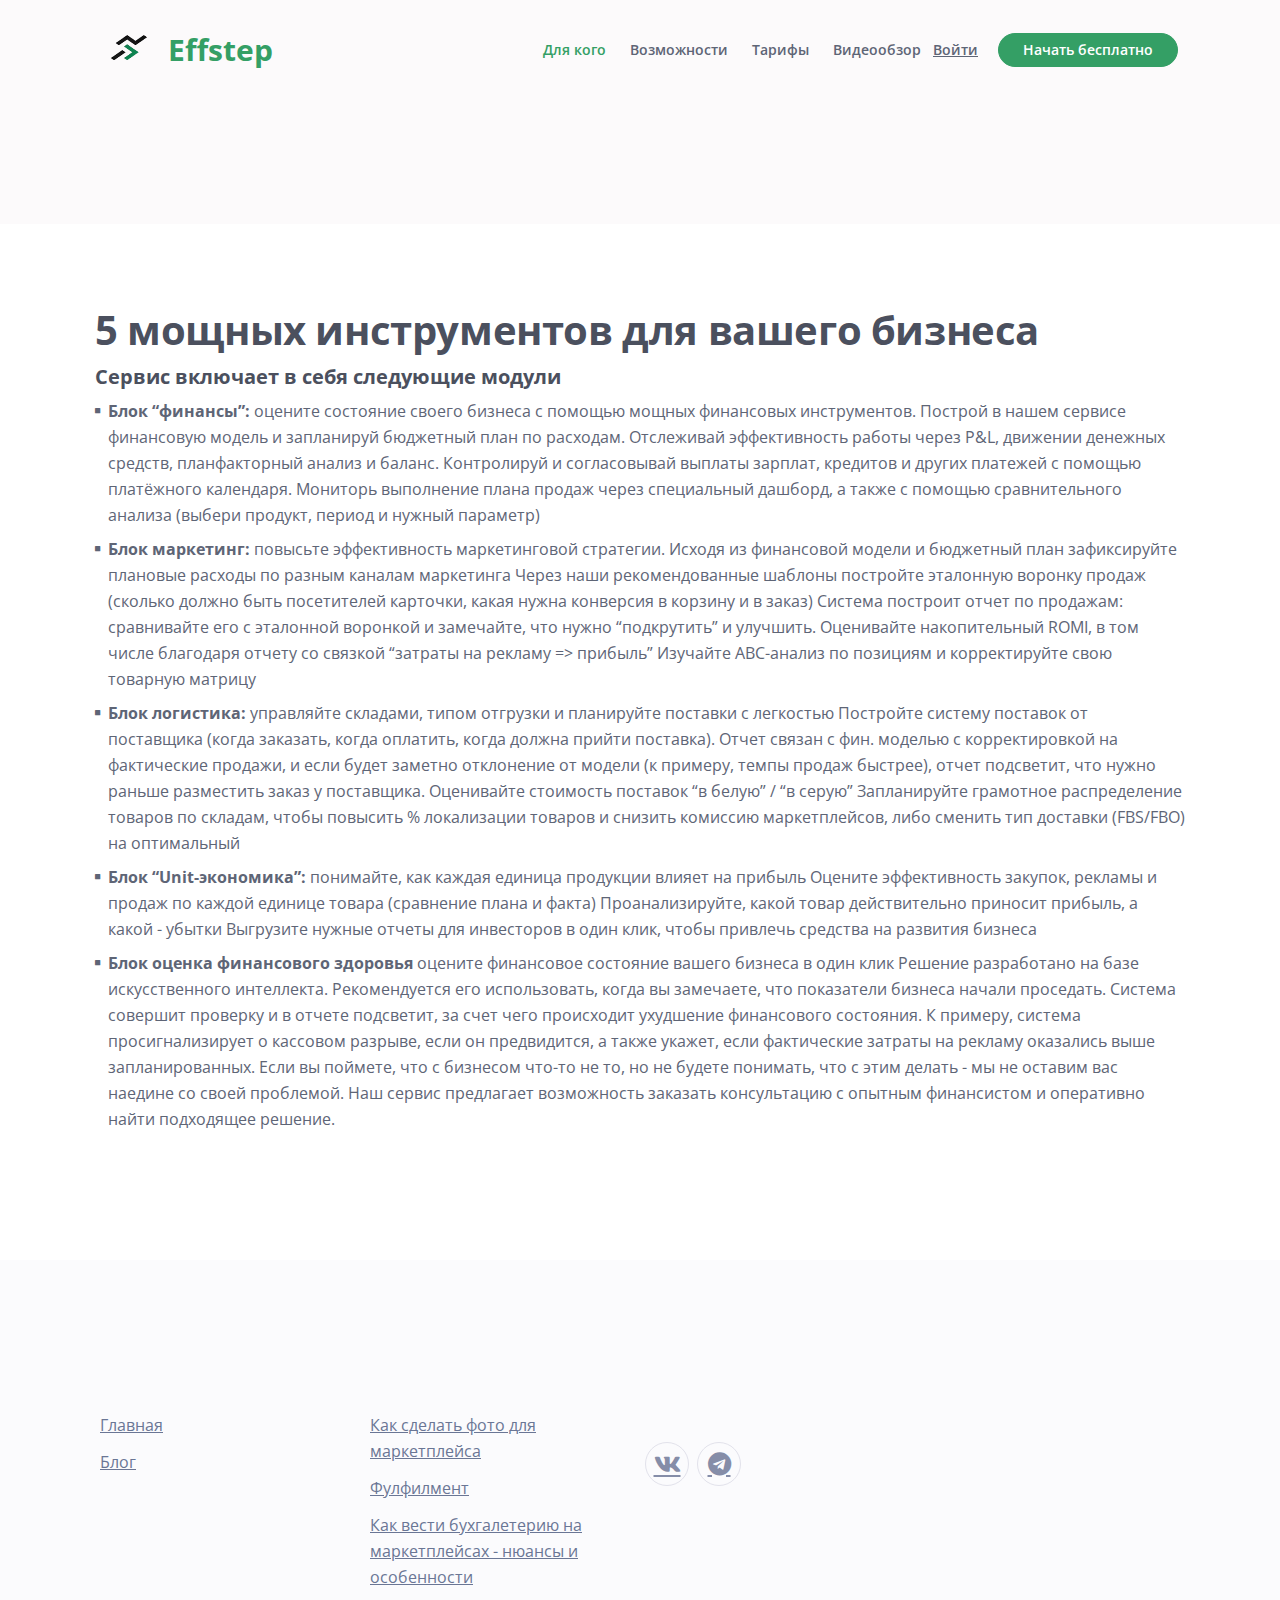
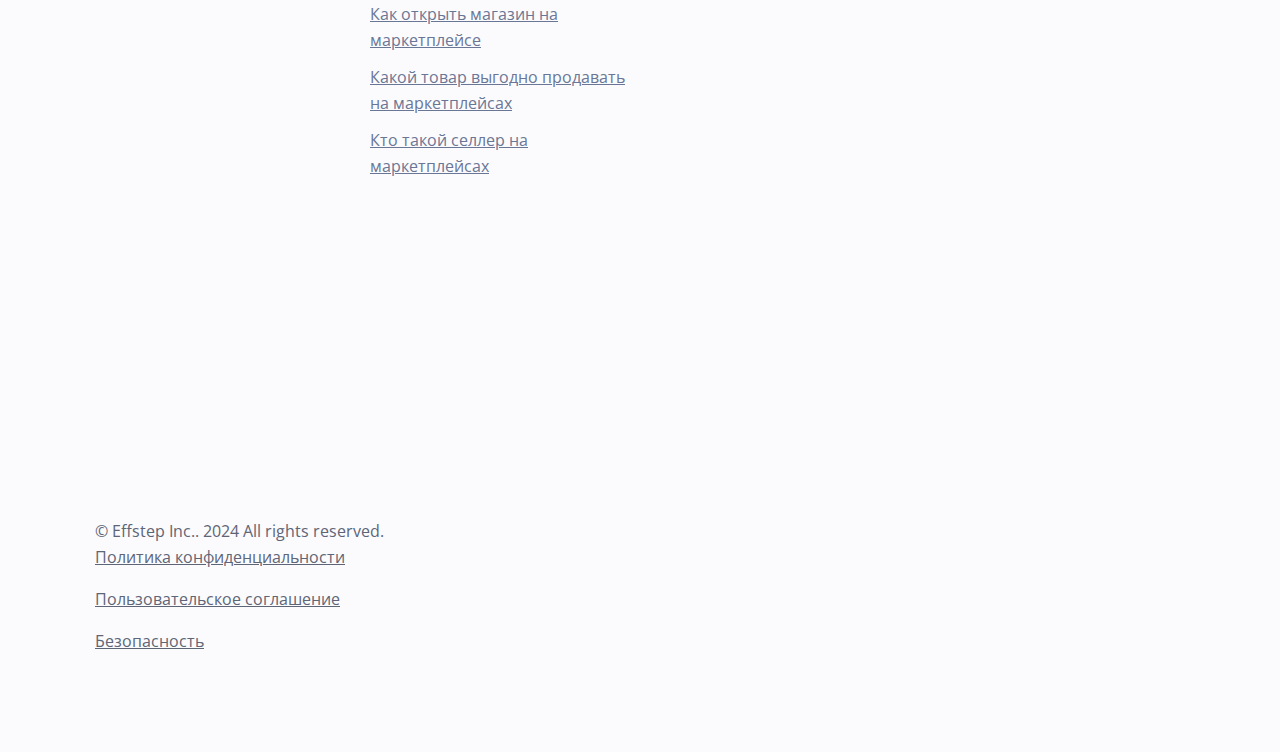
<file: article.html>
<!DOCTYPE html>
<html lang="en">
<head>
    <meta charset="utf-8">
    <meta name="viewport" content="width=device-width, initial-scale=1, shrink-to-fit=no">
    
    <!-- SEO Meta Tags -->
    <meta name="description" content="Your description">
    <meta name="author" content="Your name">

    <!-- OG Meta Tags to improve the way the post looks when you share the page on Facebook, Twitter, LinkedIn -->
	<meta property="og:site_name" content="" /> <!-- website name -->
	<meta property="og:site" content="" /> <!-- website link -->
	<meta property="og:title" content=""/> <!-- title shown in the actual shared post -->
	<meta property="og:description" content="" /> <!-- description shown in the actual shared post -->
	<meta property="og:image" content="" /> <!-- image link, make sure it's jpg -->
	<meta property="og:url" content="" /> <!-- where do you want your post to link to -->
	<meta name="twitter:card" content="summary_large_image"> <!-- to have large image post format in Twitter -->

    <!-- Webpage Title -->
    <title>Article Details - Nubis</title>
    
       <!-- Styles -->
       <link href="https://fonts.googleapis.com/css2?family=Open+Sans:ital,wght@0,400;0,600;0,700;1,400&display=swap" rel="stylesheet">
       <link href="css/bootstrap.min.css" rel="stylesheet">
       <link href="css/fontawesome-all.min.css" rel="stylesheet">
       <link href="css/swiper.css" rel="stylesheet">
       <link href="css/styles.css" rel="stylesheet">
       
       <!-- Favicon  -->
       <link rel="icon" href="images/snapedit_1708362684603.png">
   </head>
   <body data-bs-spy="scroll" data-bs-target="#navbarExample">
       
       <!-- Navigation -->
       <nav id="navbarExample" class="navbar navbar-expand-lg fixed-top navbar-light" aria-label="Main navigation">
           <div class="container">
   
               <!-- Image Logo -->
               <a class="navbar-brand logo-image" href="index.html" ><img src="images/snapedit_1708362684603.png" alt="alternative"></a> 
   
               <!-- Text Logo - Use this if you don't have a graphic logo -->
               <a class="navbar-brand logo-text" href="index.html">Effstep</a>
   
               <button class="navbar-toggler p-0 border-0" type="button" id="navbarSideCollapse" aria-label="Toggle navigation">
                   <span class="navbar-toggler-icon"></span>
               </button>
   
               <div class="navbar-collapse offcanvas-collapse" id="navbarsExampleDefault">
                   <ul class="navbar-nav ms-auto navbar-nav-scroll">
                       <li class="nav-item">
                           <a class="nav-link active" aria-current="page" href="#services">Для кого</a>
                       </li>
                       <li class="nav-item">
                           <a class="nav-link" href="#customers">Возможности</a>
                       </li>
                       <li class="nav-item">
                           <a class="nav-link" href="#tarif">Тарифы</a>
                       </li>
                       <li class="nav-item">
                           <a class="nav-link" href="#video">Видеообзор</a>
                       </li>
                       <!-- <li class="nav-item dropdown">
                           <a class="nav-link dropdown-toggle" href="#" id="dropdown01" data-bs-toggle="dropdown" aria-expanded="false">Drop</a>
                           <ul class="dropdown-menu" aria-labelledby="dropdown01">
                               <li><a class="dropdown-item" href="article.html">Article Details</a></li>
                               <li><div class="dropdown-divider"></div></li>
                               <li><a class="dropdown-item" href="terms.html">Terms Conditions</a></li>
                               <li><div class="dropdown-divider"></div></li>
                               <li><a class="dropdown-item" href="privacy.html">Privacy Policy</a></li>
                           </ul>
                       </li>
                   </ul> -->
                   <span class="nav-item">
                       <a class="btn-solid-sm1" href="#modal">Войти</a>
                       <a class="btn-solid-sm" href="#contact", style="background-color: #349F65;">Начать бесплатно</a>
                   </span>
               </div> <!-- end of navbar-collapse -->
           </div> <!-- end of container -->
       </nav> <!-- end of navbar -->
       <!-- end of navigation -->


    <!-- Header -->
    <header class="ex-header">
        
    </header> <!-- end of ex-header -->
    <!-- end of header -->


    <!-- Basic -->
    <div class="ex-basic-1 pt-5 pb-5">
        <div class="container">
            <div class="row">
                <div class="col-lg-12">
                    <h1>5 мощных инструментов для вашего бизнеса</h1>
                    <h5>Сервис включает в себя следующие модули
                    </h5>
                    <ul class="list-unstyled li-space-lg mb-5">
                        <li class="d-flex">
                            <i class="fas fa-square"></i>
                            <div class="flex-grow-1"><strong> Блок “финансы”:</strong> оцените состояние своего бизнеса с помощью мощных финансовых инструментов. 
                                Построй в нашем сервисе финансовую модель и запланируй бюджетный план по расходам. 
                                Отслеживай эффективность работы через P&L, движении денежных средств, планфакторный анализ и баланс.
                                Контролируй и согласовывай выплаты зарплат, кредитов и других платежей с помощью платёжного календаря.
                                Мониторь выполнение плана продаж через специальный дашборд, а также с помощью сравнительного анализа (выбери продукт, период и нужный параметр)
                            </div>                                
                        </li>
                        <li class="d-flex">
                            <i class="fas fa-square"></i>
                            <div class="flex-grow-1"><strong>Блок маркетинг:</strong> повысьте эффективность маркетинговой стратегии.
                                Исходя из финансовой модели и бюджетный план зафиксируйте плановые расходы по разным каналам маркетинга
                                Через наши рекомендованные шаблоны постройте эталонную воронку продаж (сколько должно быть посетителей карточки, какая нужна конверсия в корзину и в заказ)
                                Система построит отчет по продажам: сравнивайте его с эталонной воронкой и замечайте, что нужно “подкрутить” и улучшить.
                                Оценивайте накопительный ROMI, в том числе благодаря отчету со связкой “затраты на рекламу => прибыль”
                                Изучайте ABC-анализ по позициям и корректируйте свою товарную матрицу
                            </div>                                
                        </li>
                        <li class="d-flex">
                            <i class="fas fa-square"></i>
                            <div class="flex-grow-1"><strong>Блок логистика: </strong>управляйте складами, типом отгрузки и планируйте поставки с легкостью
                                Постройте систему поставок от поставщика (когда заказать, когда оплатить, когда должна прийти поставка). Отчет связан с фин. моделью с корректировкой на фактические продажи, и если будет заметно отклонение от модели (к примеру, темпы продаж быстрее), отчет подсветит, что нужно раньше разместить заказ у поставщика.
                                Оценивайте стоимость поставок “в белую” / “в серую”
                                Запланируйте грамотное распределение товаров по складам, чтобы повысить % локализации товаров и снизить комиссию маркетплейсов, либо сменить тип доставки (FBS/FBO) на оптимальный
                            </div>                                
                        </li>
                        <li class="d-flex">
                            <i class="fas fa-square"></i>
                            <div class="flex-grow-1"><strong>Блок “Unit-экономика”:</strong> понимайте, как каждая единица продукции влияет на прибыль
                                Оцените эффективность закупок, рекламы и продаж по каждой единице товара (сравнение плана и факта)
                                Проанализируйте, какой товар действительно приносит прибыль, а какой - убытки
                                Выгрузите нужные отчеты для инвесторов в один клик, чтобы привлечь средства на развития бизнеса
                            </div>                                
                        </li>
                        <li class="d-flex">
                            <i class="fas fa-square"></i>
                            <div class="flex-grow-1"><strong> Блок оценка финансового здоровья</strong>  оцените финансовое состояние вашего бизнеса в один клик
                                Решение разработано на базе искусственного интеллекта. Рекомендуется его использовать, когда вы замечаете, что показатели бизнеса начали проседать. Система совершит проверку и в отчете подсветит, за счет чего происходит ухудшение финансового состояния. К примеру, система просигнализирует о кассовом разрыве, если он предвидится, а также укажет, если фактические затраты на рекламу оказались выше запланированных.
                                Если вы поймете, что с бизнесом что-то не то, но не будете понимать, что с этим делать - мы не оставим вас наедине со своей проблемой. Наш сервис предлагает возможность заказать консультацию с опытным финансистом и оперативно найти подходящее решение. 
                                
                        </li>













<!-- 
                    <img class="img-fluid mt-5 mb-3" src="images/_106beb75-525b-42b8-a88e-2f834cc1ca3c (1) 1 (1).png" alt="alternative"> -->
                </div> <!-- end of col -->
            </div> <!-- end of row -->
        </div> <!-- end of container -->
    </div> <!-- end of ex-basic-1 -->
    <!-- end of basic -->


   


    <footer class="new_footer_area bg_color">
        <div class="new_footer_top">
            <div class="container">
                <div class="row">
                    <div class="col-lg-3 col-md-6">
                        <div class="f_widget company_widget wow fadeInLeft" data-wow-delay="0.2s" style="visibility: visible; animation-delay: 0.2s; animation-name: fadeInLeft;">
                            <div class="col-lg-3 col-md-6">
                                <div class="f_widget about-widget pl_70 wow fadeInLeft" data-wow-delay="0.4s" style="visibility: visible; animation-delay: 0.4s; animation-name: fadeInLeft;">
                               
                                    <ul class="list-unstyled f_list">
                                        <li><a href="#">Главная</a></li>
                                       
                                        <li><a href="#">Блог</a></li>
                                        <!-- <li><a href="#">Desktop</a></li>
                                        <li><a href="#">Projects</a></li>
                                        <li><a href="#">My tasks</a></li> -->
                                    </ul>
                                </div>
                            </div>
                        </div>
                    </div>
                    
                    <div class="col-lg-3 col-md-6">
                        <div class="f_widget about-widget pl_70 wow fadeInLeft" data-wow-delay="0.6s" style="visibility: visible; animation-delay: 0.6s; animation-name: fadeInLeft;">
                           
                            <ul class="list-unstyled f_list">
                                <li><a href="photo.html">Как сделать фото для маркетплейса</a></li>
                                <li><a href="fufliment.html">Фулфилмент</a></li>
                                <li><a href="howtostartfinance.html">Как вести бухгалетерию на маркетплейсах - нюансы и особенности</a></li>
                                <li><a href="howtostartsell.html">Как открыть магазин на маркетплейсе</a></li>
                                <li><a href="whichggods.html">Какой товар выгодно продавать на маркетплейсах</a></li>
                                <li><a href="seller.html">Кто такой селлер на маркетплейсах</a></li>
                            </ul>
                        </div>
                    </div>
                    <!-- <div class="col-lg-3 col-md-6"> -->
                        <!-- <div class="f_widget about-widget pl_70 wow fadeInLeft" data-wow-delay="0.6s" style="visibility: visible; animation-delay: 0.6s; animation-name: fadeInLeft;">
                            <h3 class="f-title f_600 t_color f_size_18">Помощь</h3>
                            <ul class="list-unstyled f_list">
                                <li><a href="#">Как вести учёт продаж на маркетплейсах - Особенности налогового и бухгалтерского учёта </a></li>
                                <li><a href="#">Как начать продавать на маркетплейсах - Пошаговая инструкция с обзором популярных площадок</a></li>
                                <li><a href="#"> Что продавать на маркетплейсах - С чего начать продажи на маркетплейсах - Главные ошибки селлеров</a></li>
                                <li><a href="#">Кто такой менеджер маркетплейсов, чем занимается и солько зарабатывает</a></li>
                             
                            </ul>
                        </div>
                    </div> -->
                    <!-- <div class="col-lg-3 col-md-6">
                        <div class="f_widget about-widget pl_70 wow fadeInLeft" data-wow-delay="0.6s" style="visibility: visible; animation-delay: 0.6s; animation-name: fadeInLeft;">
                            <h3 class="f-title f_600 t_color f_size_18">Помощь</h3>
                            <ul class="list-unstyled f_list">
                                <li><a href="#"> легенда</a></li>
                                <li><a href="#">H1</a></li>
                                <li><a href="#">Тайтл </a></li>
                                <li><a href="#">Налчие ТЗ</a></li>
                                <li><a href="#">Готово</a></li>
                             
                            </ul>
                        </div>
                    </div> -->
                    
                    <div class="col-lg-3 col-md-6">
                        <div class="f_widget social-widget pl_70 wow fadeInLeft" data-wow-delay="0.8s" style="visibility: visible; animation-delay: 0.8s; animation-name: fadeInLeft;">
                            <h3 class="f-title f_600 t_color f_size_18"></h3>
                            <div class="f_social_icon">
                                <a href="https://vk.com/effstep?ysclid=lu7dktz2qd852531220" class="fab fa-vk"></a>
                                <a href="https://t.me/effstep" class="fab fa-telegram"></a>
                                <!-- <a href="#" class="fab fa-linkedin"></a>
                                <a href="#" class="fab fa-pinterest"></a> -->
                            </div>
                        </div>
                    </div>
                </div>
            </div>
            <div class="footer_bg">
                <div class="footer_bg_one"></div>
                <div class="footer_bg_two"></div>
            </div>
        </div>
        <div class="footer_bottom">
            <div class="container">
                <div class="row align-items-center">
                    <div class="col-lg-6 col-sm-7">
                        <p class="mb-0 f_400">© Effstep  Inc.. 2024 All rights reserved.</p>
                    </div>
                    <div class="col-lg-6 col-sm-5 text-right">
                        
    
                    </div>
                    <div class="col-lg-6 col-sm-5 text-right">
                        <p><i class="icon_heart"></i>  <a href="https://disk.yandex.ru/i/Wa7fAEPeecyRpA" target="_blank">Политика конфиденциальности</a></p>
                        <p><i class="icon_heart"></i>  <a href="https://disk.yandex.ru/i/kFvicrs1P69Kgg" target="_blank">Пользовательское соглашение
                        </a></p>
                        <p><i class="icon_heart"></i>  <a href="https://disk.yandex.ru/i/keK98jl77LvasA" target="_blank">Безопасность</a></p>
    
                    </div>
                    <div class="col-lg-6 col-sm-5 text-right">
                        
    
                    </div>
                </div>
            </div>
        </div>
    </footer>
        
    
        <!-- Back To Top Button -->
        <button onclick="topFunction()" id="myBtn">
            <img src="images/up-arrow.png" alt="alternative">
        </button>
        <!-- end of back to top button -->
            
        <!-- Scripts -->
        <script src="js/bootstrap.min.js"></script> <!-- Bootstrap framework -->
        <script src="js/swiper.min.js"></script> <!-- Swiper for image and text sliders -->
        <script src="js/scripts.js"></script> <!-- Custom scripts -->
        <!-- <script src="//code.jivo.ru/widget/EBbrnx3f3i" async></script> -->
    
    
    </body>
    </html>
</file>
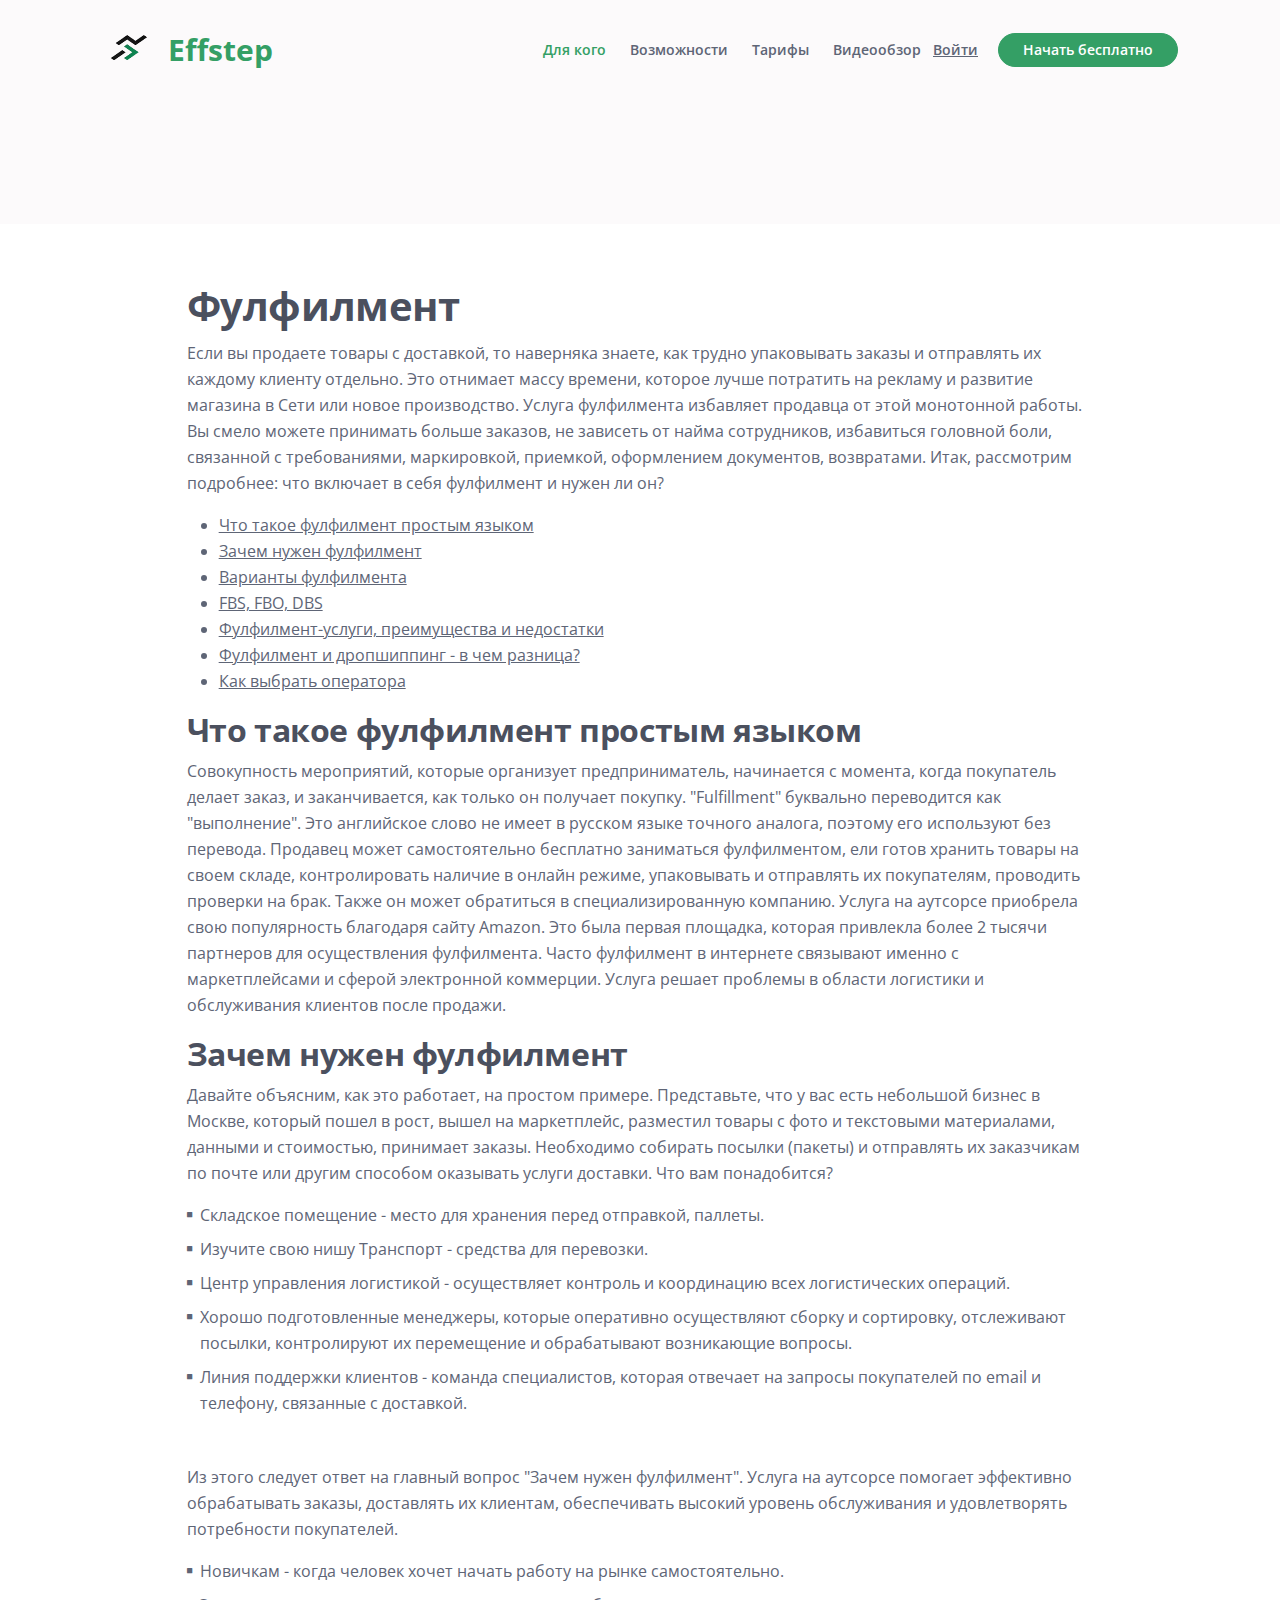
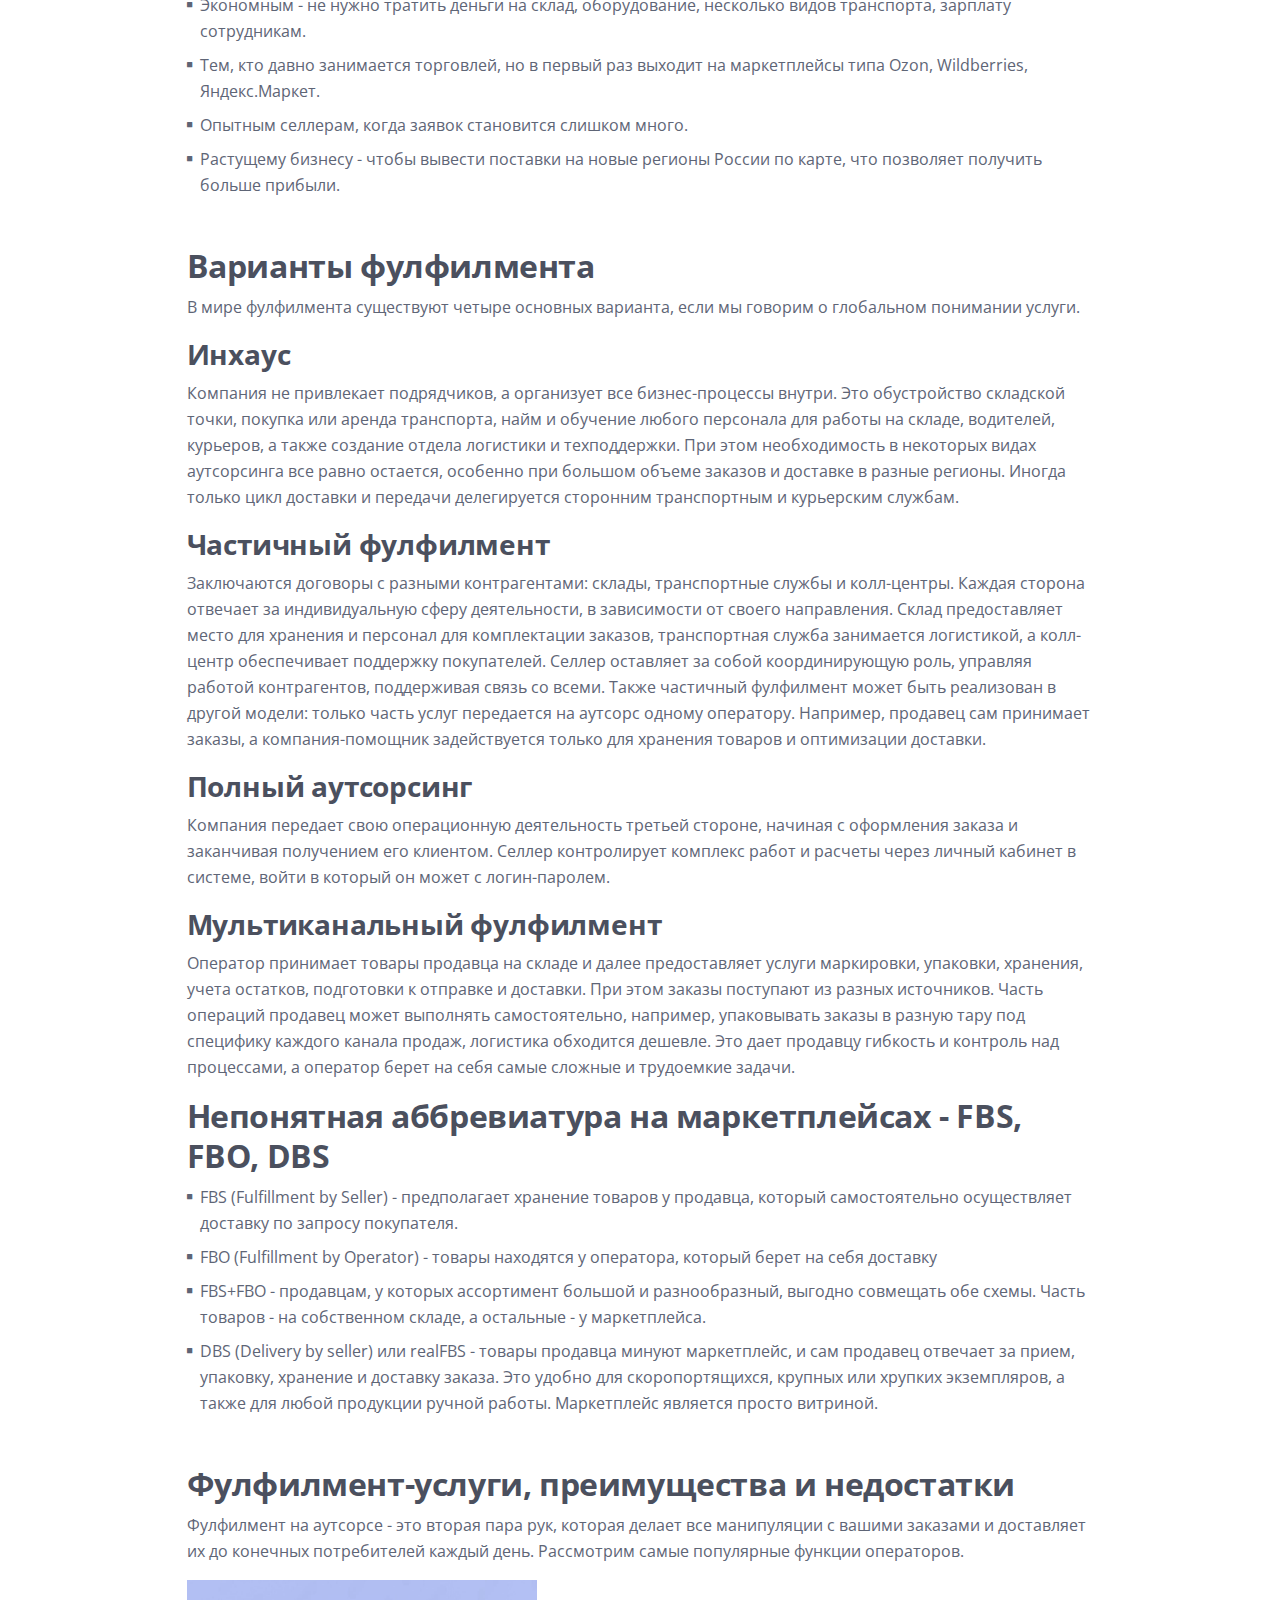
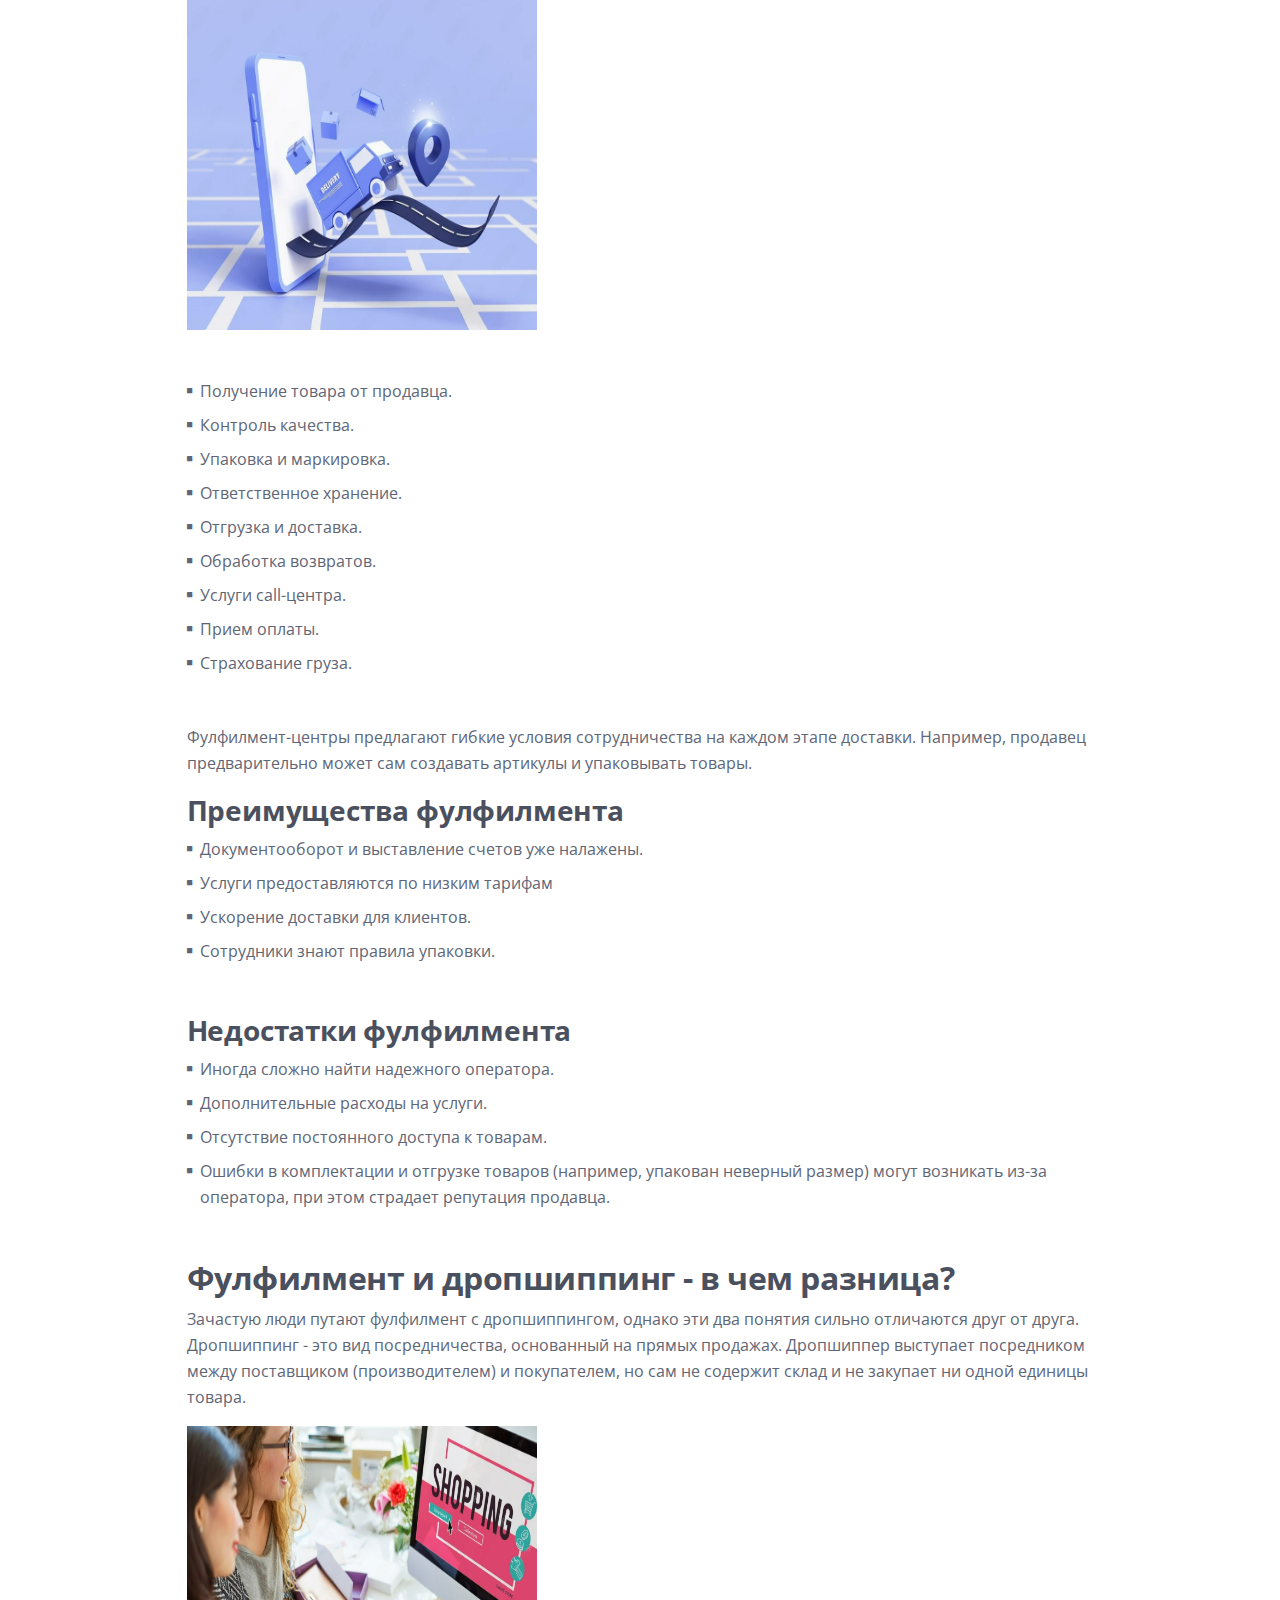
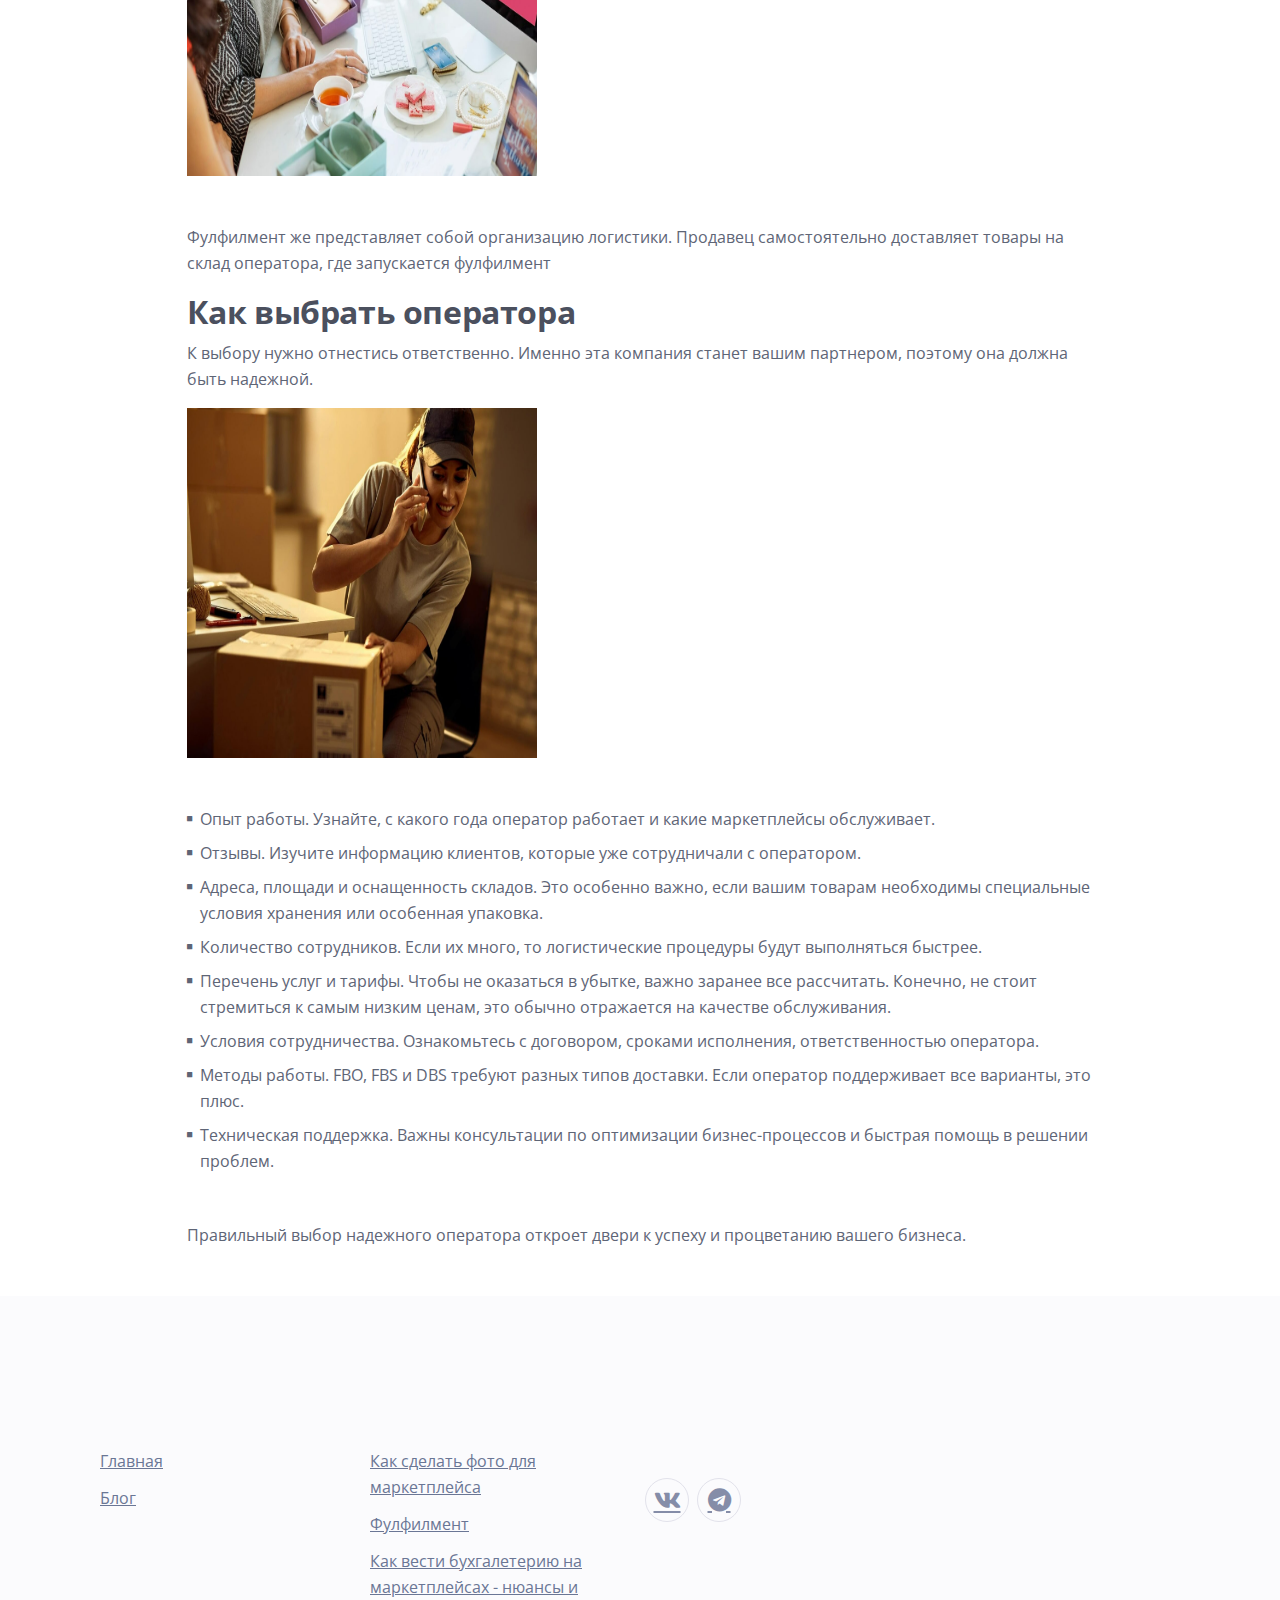
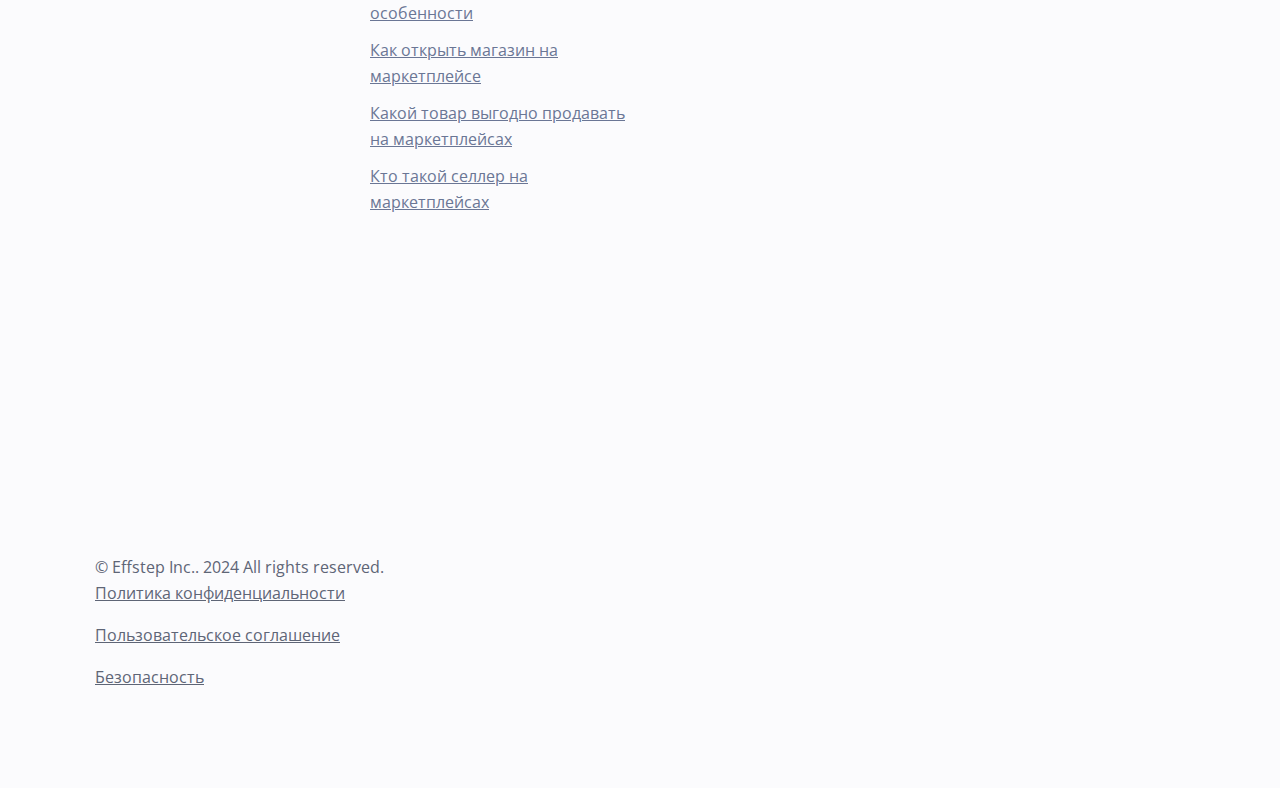
<file: fufliment.html>
<!DOCTYPE html>
<html lang="en">
<head>
    <meta charset="utf-8">
    <meta name="viewport" content="width=device-width, initial-scale=1, shrink-to-fit=no">
    
    <!-- SEO Meta Tags -->
    <meta name="description" content="Your description">
    <meta name="author" content="Your name">

    <!-- OG Meta Tags to improve the way the post looks when you share the page on Facebook, Twitter, LinkedIn -->
	<meta property="og:site_name" content="" /> <!-- website name -->
	<meta property="og:site" content="" /> <!-- website link -->
	<meta property="og:title" content=""/> <!-- title shown in the actual shared post -->
	<meta property="og:description" content="" /> <!-- description shown in the actual shared post -->
	<meta property="og:image" content="" /> <!-- image link, make sure it's jpg -->
	<meta property="og:url" content="" /> <!-- where do you want your post to link to -->
	<meta name="twitter:card" content="summary_large_image"> <!-- to have large image post format in Twitter -->

    <!-- Webpage Title -->
    <title>Article Details - Nubis</title>
    
       <!-- Styles -->
       <link href="https://fonts.googleapis.com/css2?family=Open+Sans:ital,wght@0,400;0,600;0,700;1,400&display=swap" rel="stylesheet">
       <link href="css/bootstrap.min.css" rel="stylesheet">
       <link href="css/fontawesome-all.min.css" rel="stylesheet">
       <link href="css/swiper.css" rel="stylesheet">
       <link href="css/styles.css" rel="stylesheet">
       
       <!-- Favicon  -->
       <link rel="icon" href="images/snapedit_1708362684603.png">
   </head>
   <body data-bs-spy="scroll" data-bs-target="#navbarExample">
       
       <!-- Navigation -->
       <nav id="navbarExample" class="navbar navbar-expand-lg fixed-top navbar-light" aria-label="Main navigation">
           <div class="container">
   
               <!-- Image Logo -->
               <a class="navbar-brand logo-image" href="index.html" ><img src="images/snapedit_1708362684603.png" alt="alternative"></a> 
   
               <!-- Text Logo - Use this if you don't have a graphic logo -->
               <a class="navbar-brand logo-text" href="index.html">Effstep</a>
   
               <button class="navbar-toggler p-0 border-0" type="button" id="navbarSideCollapse" aria-label="Toggle navigation">
                   <span class="navbar-toggler-icon"></span>
               </button>
   
               <div class="navbar-collapse offcanvas-collapse" id="navbarsExampleDefault">
                   <ul class="navbar-nav ms-auto navbar-nav-scroll">
                       <li class="nav-item">
                           <a class="nav-link active" aria-current="page" href="#services">Для кого</a>
                       </li>
                       <li class="nav-item">
                           <a class="nav-link" href="#customers">Возможности</a>
                       </li>
                       <li class="nav-item">
                           <a class="nav-link" href="#tarif">Тарифы</a>
                       </li>
                       <li class="nav-item">
                           <a class="nav-link" href="#video">Видеообзор</a>
                       </li>
                       <!-- <li class="nav-item dropdown">
                           <a class="nav-link dropdown-toggle" href="#" id="dropdown01" data-bs-toggle="dropdown" aria-expanded="false">Drop</a>
                           <ul class="dropdown-menu" aria-labelledby="dropdown01">
                               <li><a class="dropdown-item" href="article.html">Article Details</a></li>
                               <li><div class="dropdown-divider"></div></li>
                               <li><a class="dropdown-item" href="terms.html">Terms Conditions</a></li>
                               <li><div class="dropdown-divider"></div></li>
                               <li><a class="dropdown-item" href="privacy.html">Privacy Policy</a></li>
                           </ul>
                       </li>
                   </ul> -->
                   <span class="nav-item">
                       <a class="btn-solid-sm1" href="#modal">Войти</a>
                       <a class="btn-solid-sm" href="#contact", style="background-color: #349F65;">Начать бесплатно</a>
                   </span>
               </div> <!-- end of navbar-collapse -->
           </div> <!-- end of container -->
       </nav> <!-- end of navbar -->
       <!-- end of navigation -->


    <!-- Header -->
    <header class="ex-header">
        
       
    </header> <!-- end of ex-header -->
    <!-- end of header -->

<!-- В рассказе Зощенко "Фотокарточка" одному мужчине необходимо было сделать фото для пропуска. Однако на полученной карточке он обнаружил себя совсем не таким - с престарелой внешностью и впалыми щеками. Переделывать работу не захотели, а в милиции отказались ее принять. В отчаянии рассказчик захотел приобрести готовые снимки другого человека. Однако сержант указал мужчине, что на фото женщина, и это вызвало у стража порядка серьезные подозрения. Через неделю мучений рассказчик внешне стал похож на свою фотокопию  - у милиционера не было причин отказывать в выдаче пропуска. 

 

В этой статье блога мы дадим инструкцию, как сделать фотографии так, чтобы полученный товар удовлетворил ожидания клиента и не вызвал разочарования. 

  -->
    <!-- Basic -->
    <!-- <div class="ex-basic-1 pt-5 pb-5">
        <div class="container">
            <div class="row">
                <div class="col-lg-12">
                    <img class="img-fluid mt-5 mb-3" src="images/_106beb75-525b-42b8-a88e-2f834cc1ca3c (1) 1 (1).png" alt="alternative">
                </div>  end of col -->
            </div> <!-- end of row -->
        </div> <!-- end of container -->
    <!-- </div> end of ex-basic-1 -->
    <!-- end of basic -->


    <!-- Basic -->
    <div class="ex-basic-1 pt-4">
        <div class="container">
            <div class="row">
                <div class="col-xl-10 offset-xl-1">
                    <h1>Фулфилмент</h1>
                    
                  <p>Если вы продаете товары с доставкой, то наверняка знаете, как трудно упаковывать заказы и отправлять их каждому клиенту отдельно. Это отнимает массу времени, которое лучше потратить на рекламу и развитие магазина в Сети или новое производство. 

                    Услуга фулфилмента избавляет продавца от этой монотонной работы. Вы смело можете принимать больше заказов, не зависеть от найма сотрудников, избавиться головной боли, связанной с требованиями, маркировкой, приемкой, оформлением документов, возвратами. Итак, рассмотрим подробнее: что включает в себя фулфилмент и нужен ли он?</p>
                    
                    <ul>
                        <li><a href="#1">Что такое фулфилмент простым языком</a></li>
                        <li><a href="#2">Зачем нужен фулфилмент</a></li>
                        <li><a href="#3">Варианты фулфилмента</a></li>
                        <li><a href="#4">FBS, FBO, DBS</a></li>
                        <li><a href="#5">Фулфилмент-услуги, преимущества и недостатки</a></li>
                        <li><a href="#6">Фулфилмент и дропшиппинг - в чем разница?</a></li>
                        <li><a href="#7">Как выбрать оператора</a></li>
                      </ul>
                    
                    <h2 id="1">Что такое фулфилмент простым языком
                    </h2>
                     <p>Совокупность мероприятий, которые организует предприниматель, начинается с момента, когда покупатель делает заказ, и заканчивается, как только он получает покупку. "Fulfillment" буквально переводится как "выполнение". Это английское слово не имеет в русском языке точного аналога, поэтому его используют без перевода.

                        Продавец может самостоятельно бесплатно заниматься фулфилментом, ели готов хранить товары на своем складе, контролировать наличие в онлайн режиме, упаковывать и отправлять  их покупателям, проводить проверки на брак. Также он может обратиться в специализированную компанию. 
                        
                        Услуга на аутсорсе приобрела свою популярность благодаря сайту Amazon. Это была первая площадка, которая привлекла более 2 тысячи партнеров для осуществления фулфилмента. 
                        
                        
                        Часто фулфилмент в интернете связывают именно с маркетплейсами и сферой электронной коммерции. Услуга решает проблемы в области логистики и обслуживания клиентов после продажи.</p> 
                                  

                        <h2 id="2">
                            Зачем нужен фулфилмент</h2>

                        <p>Давайте объясним, как это работает, на простом примере. Представьте, что у вас есть небольшой бизнес в Москве, который пошел в рост, вышел на маркетплейс, разместил товары с фото и текстовыми материалами, данными и стоимостью, принимает заказы. Необходимо собирать посылки (пакеты) и отправлять их заказчикам по почте или другим способом оказывать услуги доставки. Что вам понадобится?</p>                      

                               
                    
                    <ul class="list-unstyled li-space-lg mb-5">
                        <li class="d-flex">
                            <i class="fas fa-square"></i>
                            <div class="flex-grow-1"><strong> </strong> Складское помещение - место для хранения перед отправкой, паллеты.</div>
                        </li>
                        <li class="d-flex">
                            <i class="fas fa-square"></i>
                            <div class="flex-grow-1"><strong></strong> Изучите свою нишу
                                Транспорт - средства для перевозки. </div>                           
                        </li>
                        <li class="d-flex">
                            <i class="fas fa-square"></i>
                            <div class="flex-grow-1"><strong> </strong>Центр управления логистикой - осуществляет контроль и координацию всех логистических операций. </div>
                        </li>
                        <li class="d-flex">
                            <i class="fas fa-square"></i>
                            <div class="flex-grow-1"><strong></strong>Хорошо подготовленные менеджеры, которые оперативно осуществляют сборку и сортировку, отслеживают посылки, контролируют их перемещение и обрабатывают возникающие вопросы.
                            </div>
                        </li>
                        <li class="d-flex">
                            <i class="fas fa-square"></i>
                            <div class="flex-grow-1"><strong></strong>  Линия поддержки клиентов - команда специалистов, которая отвечает на запросы покупателей  по email и телефону, связанные с доставкой.

                        </li>
                    </ul>
                    <p>Из этого следует ответ на главный вопрос "Зачем нужен фулфилмент". Услуга на аутсорсе помогает эффективно обрабатывать заказы, доставлять их клиентам, обеспечивать высокий уровень обслуживания и удовлетворять потребности покупателей.
                    </p>
                    <ul class="list-unstyled li-space-lg mb-5">
                        <li class="d-flex">
                            <i class="fas fa-square"></i>
                            <div class="flex-grow-1"><strong></strong> Новичкам - когда человек хочет начать работу на рынке самостоятельно.
                            </div>
                        </li>
                        <li class="d-flex">
                            <i class="fas fa-square"></i>
                            <div class="flex-grow-1"><strong></strong> Экономным - не нужно тратить деньги на склад, оборудование, несколько видов транспорта, зарплату сотрудникам.

                            </div>
                        </li>
                        <li class="d-flex">
                            <i class="fas fa-square"></i>
                            <div class="flex-grow-1"><strong></strong> Тем, кто давно занимается торговлей, но в первый раз выходит на маркетплейсы типа Ozon, Wildberries, Яндекс.Маркет.

                            </div>
                        </li>

                        <li class="d-flex">
                            <i class="fas fa-square"></i>
                            <div class="flex-grow-1"><strong></strong> Опытным селлерам, когда заявок становится слишком много.

                            </div>
                        </li>
                        <li class="d-flex">
                            <i class="fas fa-square"></i>
                            <div class="flex-grow-1"><strong></strong> Растущему бизнесу - чтобы вывести поставки на новые регионы России по карте, что позволяет получить больше прибыли.

                            </div>
                        </li>
                      
                    </ul>
                    <h2 id="3">Варианты фулфилмента</h2>
               <p>В мире фулфилмента существуют четыре основных варианта, если мы говорим о глобальном понимании услуги.
            </p>
                         
            <h3>Инхаус</h3>
            <p>Компания не привлекает подрядчиков, а организует все бизнес-процессы внутри. Это обустройство складской точки, покупка или аренда транспорта, найм и обучение любого персонала для работы на складе, водителей, курьеров, а также создание отдела логистики и техподдержки. При этом необходимость в некоторых видах аутсорсинга все равно остается, особенно при большом объеме заказов и доставке в разные регионы. Иногда только цикл доставки и передачи делегируется сторонним транспортным и курьерским службам.
            </p>
            <h3>Частичный фулфилмент
            </h3>
            <p>Заключаются договоры с разными контрагентами: склады, транспортные службы и колл-центры. Каждая сторона отвечает за индивидуальную сферу деятельности, в зависимости от своего направления. Склад предоставляет место для хранения и персонал для комплектации заказов, транспортная служба занимается логистикой, а колл-центр обеспечивает поддержку покупателей. Селлер оставляет за собой  координирующую роль, управляя работой контрагентов, поддерживая связь со всеми. Также частичный фулфилмент может быть реализован в другой модели: только часть услуг передается на аутсорс одному оператору. Например, продавец сам принимает заказы, а компания-помощник задействуется только для хранения товаров и оптимизации доставки.
            </p>
            <h3>Полный аутсорсинг
            </h3>
            <p>Компания передает свою операционную деятельность третьей стороне, начиная с оформления заказа и заканчивая получением его клиентом. Селлер контролирует комплекс работ и расчеты через личный кабинет в системе, войти в который он может с логин-паролем.
            </p>
            <h3>Мультиканальный фулфилмент</h3>
            <p>Оператор принимает товары продавца на складе и далее предоставляет услуги маркировки, упаковки, хранения, учета остатков, подготовки к отправке и доставки. При этом заказы поступают из разных источников. Часть операций продавец может выполнять самостоятельно, например, упаковывать заказы в разную тару под специфику каждого канала продаж, логистика обходится дешевле. Это дает продавцу гибкость и контроль над процессами, а оператор берет на себя самые сложные и трудоемкие задачи.
            </p>
            <h2 id="4">Непонятная аббревиатура на маркетплейсах - FBS, FBO, DBS
            </h2>
            <ul class="list-unstyled li-space-lg mb-5">
                <li class="d-flex">
                    <i class="fas fa-square"></i>
                    <div class="flex-grow-1"><strong></strong> FBS (Fulfillment by Seller) - предполагает хранение товаров у продавца, который самостоятельно осуществляет доставку по запросу покупателя.
                    </div>
                </li>
                <li class="d-flex">
                    <i class="fas fa-square"></i>
                    <div class="flex-grow-1"><strong></strong> FBO (Fulfillment by Operator) - товары находятся у оператора, который берет на себя доставку

                    </div>
                </li>
                <li class="d-flex">
                    <i class="fas fa-square"></i>
                    <div class="flex-grow-1"><strong></strong> FBS+FBO - продавцам, у которых ассортимент большой и разнообразный, выгодно совмещать обе схемы. Часть товаров - на собственном складе, а остальные - у маркетплейса. 

                    </div>
                </li>

                <li class="d-flex">
                    <i class="fas fa-square"></i>
                    <div class="flex-grow-1"><strong></strong>DBS (Delivery by seller) или realFBS - товары продавца минуют маркетплейс, и сам продавец отвечает за прием, упаковку, хранение и доставку заказа. Это удобно для скоропортящихся, крупных или хрупких экземпляров, а также для любой продукции ручной работы. Маркетплейс является просто витриной.


                    </div>
                </li>
               
              
            </ul>
            <h2 id="5">Фулфилмент-услуги, преимущества и недостатки
            </h2>
            <p>Фулфилмент на аутсорсе - это вторая пара рук, которая делает все манипуляции с вашими заказами и доставляет их до конечных потребителей каждый день. Рассмотрим самые популярные функции операторов.

            </p>
            <img class="img-fluid mb-5" src="images/photo_2024-03-21_21-35-52.jpg" alt="alternative"> 

            <ul class="list-unstyled li-space-lg mb-5">
                <li class="d-flex">
                    <i class="fas fa-square"></i>
                    <div class="flex-grow-1"><strong></strong> Получение товара от продавца.</div>
                </li>
                <li class="d-flex">
                    <i class="fas fa-square"></i>
                    <div class="flex-grow-1"><strong></strong> Контроль качества.
                    </div>
                </li>
                <li class="d-flex">
                    <i class="fas fa-square"></i>
                    <div class="flex-grow-1"><strong></strong> Упаковка и маркировка.
                    </div>
                </li>

                <li class="d-flex">
                    <i class="fas fa-square"></i>
                    <div class="flex-grow-1"><strong></strong>Ответственное хранение. 

                    </div>
                </li>
                <li class="d-flex">
                    <i class="fas fa-square"></i>
                    <div class="flex-grow-1"><strong></strong>Отгрузка и доставка.
                    </div>
                </li>  <li class="d-flex">
                    <i class="fas fa-square"></i>
                    <div class="flex-grow-1"><strong></strong>Обработка возвратов. 

                    </div>
                </li>  <li class="d-flex">
                    <i class="fas fa-square"></i>
                    <div class="flex-grow-1"><strong></strong>Услуги call-центра.

                    </div>
                </li>
                <li class="d-flex">
                    <i class="fas fa-square"></i>
                    <div class="flex-grow-1"><strong></strong>Прием оплаты.

                    </div>
                </li>
                <li class="d-flex">
                    <i class="fas fa-square"></i>
                    <div class="flex-grow-1"><strong></strong>Страхование груза.

                    </div>
                </li>
              
            </ul>
        <p>Фулфилмент-центры предлагают гибкие условия сотрудничества на каждом этапе доставки. Например, продавец предварительно может сам создавать артикулы и упаковывать товары.
        </p>
        <h3>Преимущества фулфилмента</h3>

        <ul class="list-unstyled li-space-lg mb-5">
            <li class="d-flex">
                <i class="fas fa-square"></i>
                <div class="flex-grow-1"><strong></strong> Документооборот и выставление счетов уже налажены.</div>
            </li>
            <li class="d-flex">
                <i class="fas fa-square"></i>
                <div class="flex-grow-1"><strong></strong>Услуги предоставляются по низким тарифам
                </div>
            </li>
            <li class="d-flex">
                <i class="fas fa-square"></i>
                <div class="flex-grow-1"><strong></strong>Ускорение доставки для клиентов.
                </div>
            </li>

            <li class="d-flex">
                <i class="fas fa-square"></i>
                <div class="flex-grow-1"><strong></strong>Сотрудники знают правила упаковки.
                </div>
            </li>
        </ul>
            <h3>Недостатки фулфилмента </h3>
            <ul class="list-unstyled li-space-lg mb-5">
                <li class="d-flex">
                    <i class="fas fa-square"></i>
                    <div class="flex-grow-1"><strong></strong> Иногда сложно найти надежного оператора.</div>
                </li>
                <li class="d-flex">
                    <i class="fas fa-square"></i>
                    <div class="flex-grow-1"><strong></strong>Дополнительные расходы на услуги.

                    </div>
                </li>
                <li class="d-flex">
                    <i class="fas fa-square"></i>
                    <div class="flex-grow-1"><strong></strong>Отсутствие постоянного доступа к товарам.

                    </div>
                </li>
    
                <li class="d-flex">
                    <i class="fas fa-square"></i>
                    <div class="flex-grow-1"><strong></strong>Ошибки в комплектации и отгрузке товаров (например, упакован неверный размер) могут возникать из-за оператора, при этом страдает репутация продавца.
                    </div>
                </li>
            </ul>
            <h2 id="6">Фулфилмент и дропшиппинг - в чем разница?
            </h2>
            <p>Зачастую люди путают фулфилмент с дропшиппингом, однако эти два понятия сильно отличаются друг от друга.

                Дропшиппинг - это вид посредничества, основанный на прямых продажах. Дропшиппер выступает посредником между поставщиком (производителем) и покупателем, но сам не содержит склад и не закупает ни одной единицы товара.</p>

                <img class="img-fluid mb-5" src="images/photo_2024-03-21_21-35-56.jpg" alt="alternative"> 
                <p>Фулфилмент же представляет собой организацию логистики. Продавец самостоятельно доставляет товары на склад оператора, где запускается фулфилмент</p>

                <h2 id="7">Как выбрать оператора
                </h2>
                <p>К выбору нужно отнестись ответственно. Именно эта компания станет вашим партнером, поэтому она должна быть надежной. 

                </p>
                <img class="img-fluid mb-5" src="images/photo_2024-03-21_21-36-00.jpg" alt="alternative"> 
                <ul class="list-unstyled li-space-lg mb-5">
                    <li class="d-flex">
                        <i class="fas fa-square"></i>
                        <div class="flex-grow-1"><strong></strong> Опыт работы. Узнайте, с какого года оператор работает и какие маркетплейсы  обслуживает. </div>
                    </li>
                    <li class="d-flex">
                        <i class="fas fa-square"></i>
                        <div class="flex-grow-1"><strong></strong>Отзывы. Изучите информацию клиентов, которые уже сотрудничали с оператором.
    
                        </div>
                    </li>
                    <li class="d-flex">
                        <i class="fas fa-square"></i>
                        <div class="flex-grow-1"><strong></strong>Адреса, площади и оснащенность складов. Это особенно важно, если вашим товарам необходимы специальные условия хранения или особенная упаковка.

    
                        </div>
                    </li>
        
                    <li class="d-flex">
                        <i class="fas fa-square"></i>
                        <div class="flex-grow-1"><strong></strong>Количество сотрудников. Если их много, то логистические процедуры будут выполняться быстрее. 
                        </div>
                    </li>





                    <li class="d-flex">
                        <i class="fas fa-square"></i>
                        <div class="flex-grow-1"><strong></strong> Перечень услуг и тарифы. Чтобы не оказаться в убытке, важно заранее все рассчитать. Конечно, не стоит стремиться к самым низким ценам, это обычно отражается на качестве обслуживания. 
                        </div>
                    </li>
                    <li class="d-flex">
                        <i class="fas fa-square"></i>
                        <div class="flex-grow-1"><strong></strong>Условия сотрудничества. Ознакомьтесь с договором, сроками исполнения,  ответственностью оператора.
                        </div>
                    </li>
                    <li class="d-flex">
                        <i class="fas fa-square"></i>
                        <div class="flex-grow-1"><strong></strong>Методы работы. FBO, FBS и DBS требуют разных типов доставки. Если оператор поддерживает все варианты, это плюс.

    
                        </div>
                    </li>
        
                    <li class="d-flex">
                        <i class="fas fa-square"></i>
                        <div class="flex-grow-1"><strong></strong>Техническая поддержка. Важны консультации по оптимизации бизнес-процессов и быстрая помощь в решении проблем.

                        </div>
                    </li>
                </ul>
                <p>Правильный выбор надежного оператора откроет двери к успеху и процветанию вашего бизнеса.
                </p>

                </div> <!-- end of col -->
            </div> <!-- end of row -->
        </div> <!-- end of container -->
    </div> <!-- end of ex-basic-1 -->
    <!-- end of basic -->

    <!-- Cards -->
    <!-- <div class="ex-cards-1 pt-3 pb-3">
        <div class="container">
            <div class="row">
                <div class="col-lg-12">
                    
                    < Card -->
                    <!-- <div class="card">
                        <ul class="list-unstyled">
                            <li class="d-flex">
                                <span class="fa-stack">
                                    <span class="fas fa-circle fa-stack-2x"></span>
                                    <span class="fa-stack-1x">1</span>
                                </span>
                                <div class="flex-grow-1">
                                    <h5>High Quality Service</h5>
                                    <p>Features include an eye catching morphtext in the header, details lightbox for more details information</p>
                                </div>
                            </li>
                        </ul>
                    </div> end of card -->
                    <!-- end of card -->
                    
                    <!-- Card -->
                    <!-- <div class="card">
                        <ul class="list-unstyled">
                            <li class="d-flex">
                                <span class="fa-stack">
                                    <span class="fas fa-circle fa-stack-2x"></span>
                                    <span class="fa-stack-1x">2</span>
                                </span>
                                <div class="flex-grow-1">
                                    <h5>Prompt Timely Delivery</h5>
                                    <p>Statistics numbers for important values, card slider for testimonials, image slider for customer logos</p>
                                </div>
                            </li>
                        </ul>
                    </div> end of card -->
                    <!-- end of card -->
                    
                    <!-- Card -->
                    <!-- <div class="card">
                        <ul class="list-unstyled">
                            <li class="d-flex">
                                <span class="fa-stack">
                                    <span class="fas fa-circle fa-stack-2x"></span>
                                    <span class="fa-stack-1x">2</span>
                                </span>
                                <div class="flex-grow-1">
                                    <h5>Skilled Team Involved</h5>
                                    <p>Some useful extra pages are bundled with the template lik article details, terms conditions and privacy policy</p>
                                </div>
                            </li>
                        </ul>
                    </div> end of card -->
                    <!-- end of card -->

                <!-- </div>  end of col -->   
            <!-- </div> end of row    -->
        </div> <!-- end of container -->   
    </div> <!-- end of ex-cards-1 -->
    <!-- end of cards --> 


    <!-- Basic -->
   



    <footer class="new_footer_area bg_color">
        <div class="new_footer_top">
            <div class="container">
                <div class="row">
                    <div class="col-lg-3 col-md-6">
                        <div class="f_widget company_widget wow fadeInLeft" data-wow-delay="0.2s" style="visibility: visible; animation-delay: 0.2s; animation-name: fadeInLeft;">
                            <div class="col-lg-3 col-md-6">
                                <div class="f_widget about-widget pl_70 wow fadeInLeft" data-wow-delay="0.4s" style="visibility: visible; animation-delay: 0.4s; animation-name: fadeInLeft;">
                               
                                    <ul class="list-unstyled f_list">
                                        <li><a href="#">Главная</a></li>
                                       
                                        <li><a href="#">Блог</a></li>
                                        <!-- <li><a href="#">Desktop</a></li>
                                        <li><a href="#">Projects</a></li>
                                        <li><a href="#">My tasks</a></li> -->
                                    </ul>
                                </div>
                            </div>
                        </div>
                    </div>
                    
                    <div class="col-lg-3 col-md-6">
                        <div class="f_widget about-widget pl_70 wow fadeInLeft" data-wow-delay="0.6s" style="visibility: visible; animation-delay: 0.6s; animation-name: fadeInLeft;">
                           
                            <ul class="list-unstyled f_list">
                                <li><a href="photo.html">Как сделать фото для маркетплейса</a></li>
                                <li><a href="fufliment.html">Фулфилмент</a></li>
                                <li><a href="howtostartfinance.html">Как вести бухгалетерию на маркетплейсах - нюансы и особенности</a></li>
                                <li><a href="howtostartsell.html">Как открыть магазин на маркетплейсе</a></li>
                                <li><a href="whichggods.html">Какой товар выгодно продавать на маркетплейсах</a></li>
                                <li><a href="seller.html">Кто такой селлер на маркетплейсах</a></li>
                            </ul>
                        </div>
                    </div>
                    <!-- <div class="col-lg-3 col-md-6"> -->
                        <!-- <div class="f_widget about-widget pl_70 wow fadeInLeft" data-wow-delay="0.6s" style="visibility: visible; animation-delay: 0.6s; animation-name: fadeInLeft;">
                            <h3 class="f-title f_600 t_color f_size_18">Помощь</h3>
                            <ul class="list-unstyled f_list">
                                <li><a href="#">Как вести учёт продаж на маркетплейсах - Особенности налогового и бухгалтерского учёта </a></li>
                                <li><a href="#">Как начать продавать на маркетплейсах - Пошаговая инструкция с обзором популярных площадок</a></li>
                                <li><a href="#"> Что продавать на маркетплейсах - С чего начать продажи на маркетплейсах - Главные ошибки селлеров</a></li>
                                <li><a href="#">Кто такой менеджер маркетплейсов, чем занимается и солько зарабатывает</a></li>
                             
                            </ul>
                        </div>
                    </div> -->
                    <!-- <div class="col-lg-3 col-md-6">
                        <div class="f_widget about-widget pl_70 wow fadeInLeft" data-wow-delay="0.6s" style="visibility: visible; animation-delay: 0.6s; animation-name: fadeInLeft;">
                            <h3 class="f-title f_600 t_color f_size_18">Помощь</h3>
                            <ul class="list-unstyled f_list">
                                <li><a href="#"> легенда</a></li>
                                <li><a href="#">H1</a></li>
                                <li><a href="#">Тайтл </a></li>
                                <li><a href="#">Налчие ТЗ</a></li>
                                <li><a href="#">Готово</a></li>
                             
                            </ul>
                        </div>
                    </div> -->
                    
                    <div class="col-lg-3 col-md-6">
                        <div class="f_widget social-widget pl_70 wow fadeInLeft" data-wow-delay="0.8s" style="visibility: visible; animation-delay: 0.8s; animation-name: fadeInLeft;">
                            <h3 class="f-title f_600 t_color f_size_18"></h3>
                            <div class="f_social_icon">
                                <a href="https://vk.com/effstep?ysclid=lu7dktz2qd852531220" class="fab fa-vk"></a>
                                <a href="https://t.me/effstep" class="fab fa-telegram"></a>
                                <!-- <a href="#" class="fab fa-linkedin"></a>
                                <a href="#" class="fab fa-pinterest"></a> -->
                            </div>
                        </div>
                    </div>
                </div>
            </div>
            <div class="footer_bg">
                <div class="footer_bg_one"></div>
                <div class="footer_bg_two"></div>
            </div>
        </div>
        <div class="footer_bottom">
            <div class="container">
                <div class="row align-items-center">
                    <div class="col-lg-6 col-sm-7">
                        <p class="mb-0 f_400">© Effstep  Inc.. 2024 All rights reserved.</p>
                    </div>
                    <div class="col-lg-6 col-sm-5 text-right">
                        
    
                    </div>
                    <div class="col-lg-6 col-sm-5 text-right">
                        <p><i class="icon_heart"></i>  <a href="https://disk.yandex.ru/i/Wa7fAEPeecyRpA" target="_blank">Политика конфиденциальности</a></p>
                        <p><i class="icon_heart"></i>  <a href="https://disk.yandex.ru/i/kFvicrs1P69Kgg" target="_blank">Пользовательское соглашение
                        </a></p>
                        <p><i class="icon_heart"></i>  <a href="https://disk.yandex.ru/i/keK98jl77LvasA" target="_blank">Безопасность</a></p>
    
                    </div>
                    <div class="col-lg-6 col-sm-5 text-right">
                        
    
                    </div>
                </div>
            </div>
        </div>
    </footer>
        
    
        <!-- Back To Top Button -->
        <button onclick="topFunction()" id="myBtn">
            <img src="images/up-arrow.png" alt="alternative">
        </button>
        <!-- end of back to top button -->
            
        <!-- Scripts -->
        <script src="js/bootstrap.min.js"></script> <!-- Bootstrap framework -->
        <script src="js/swiper.min.js"></script> <!-- Swiper for image and text sliders -->
        <script src="js/scripts.js"></script> <!-- Custom scripts -->
        <!-- <script src="//code.jivo.ru/widget/EBbrnx3f3i" async></script> -->
    
    
    </body>
    </html>
</file>
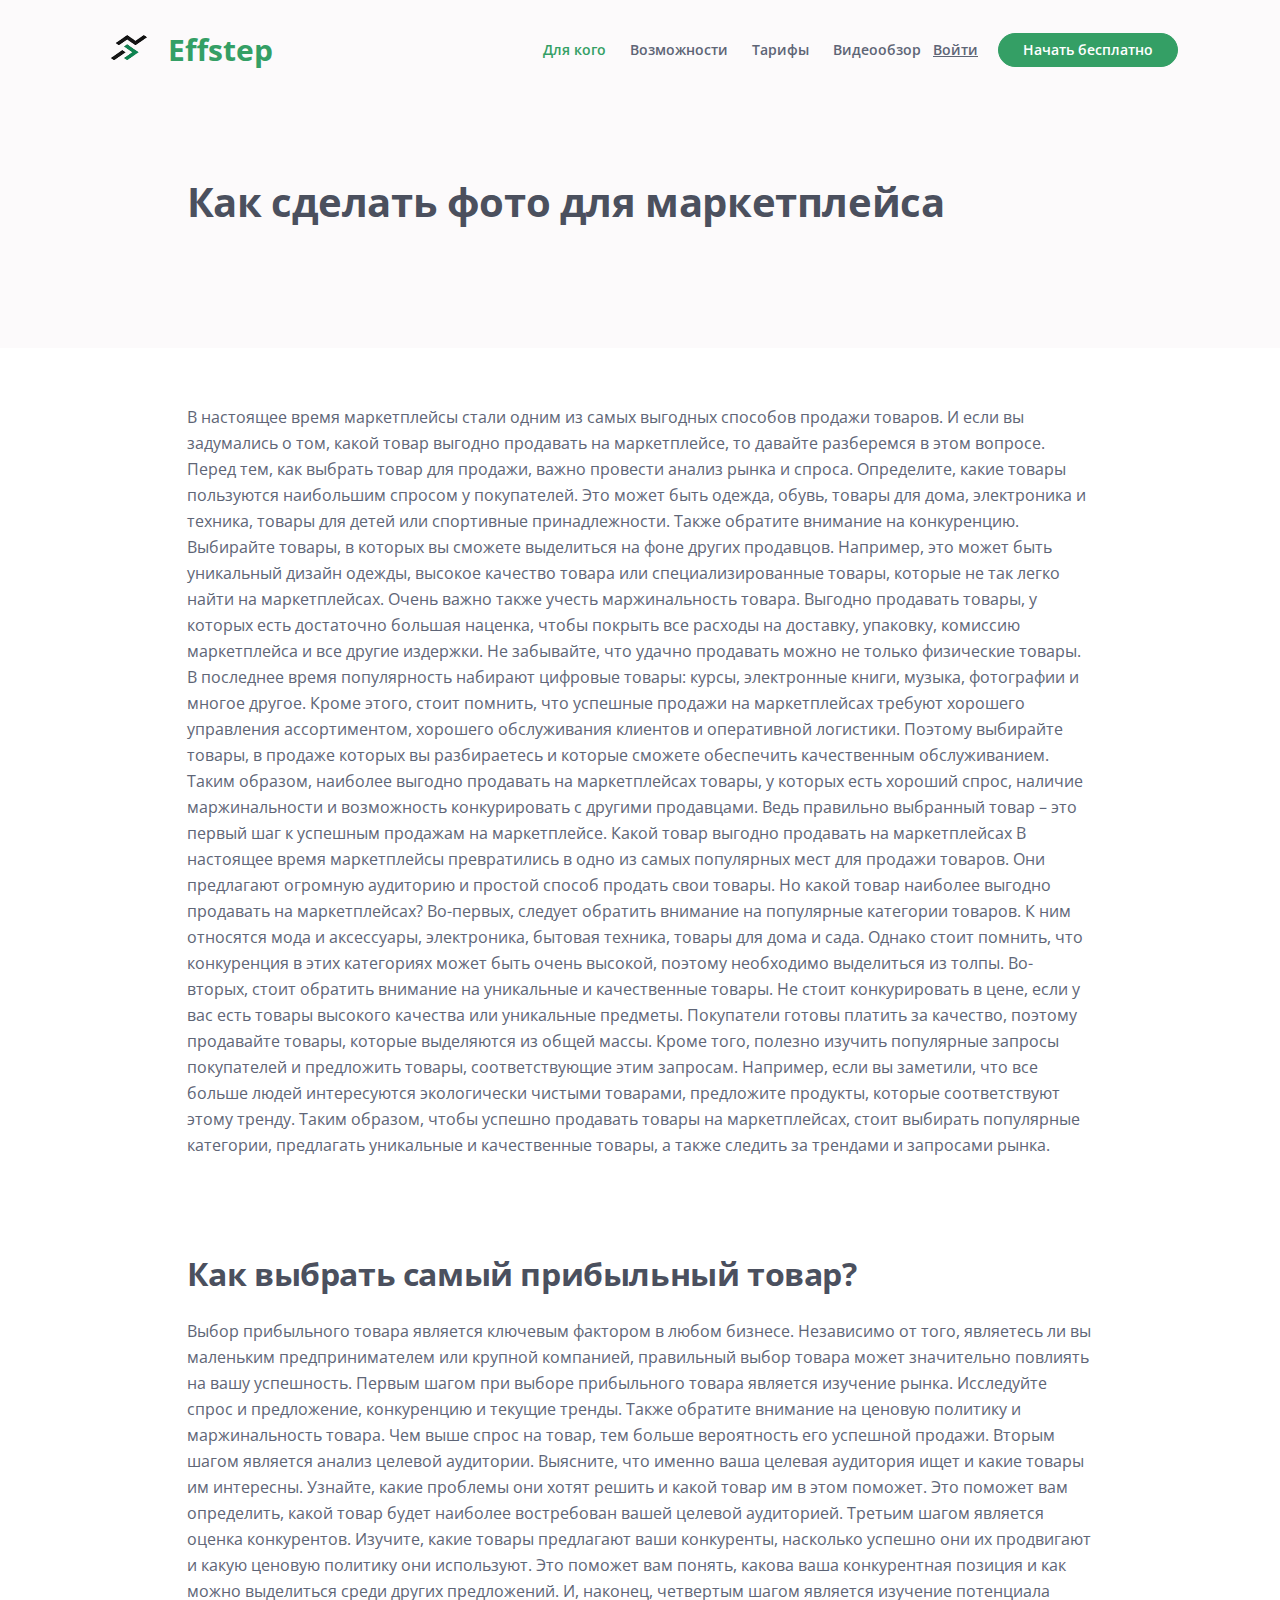
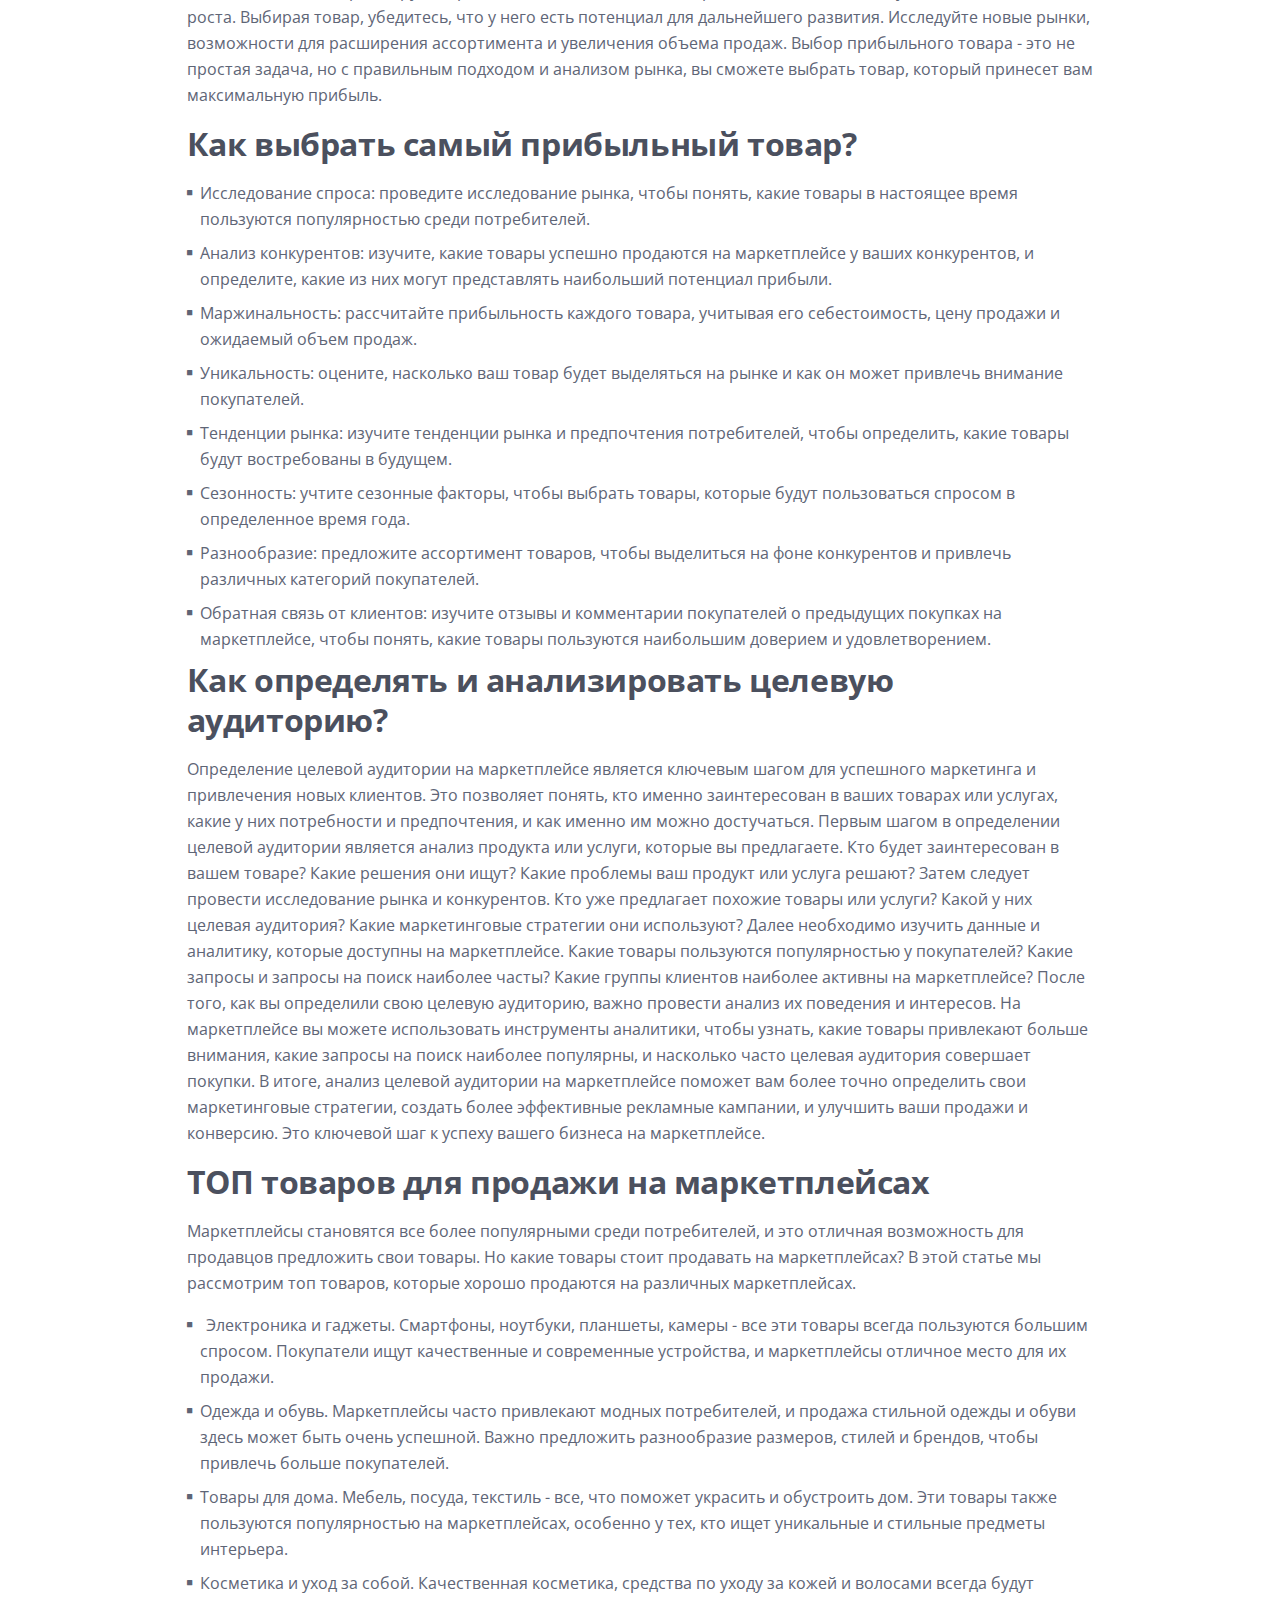
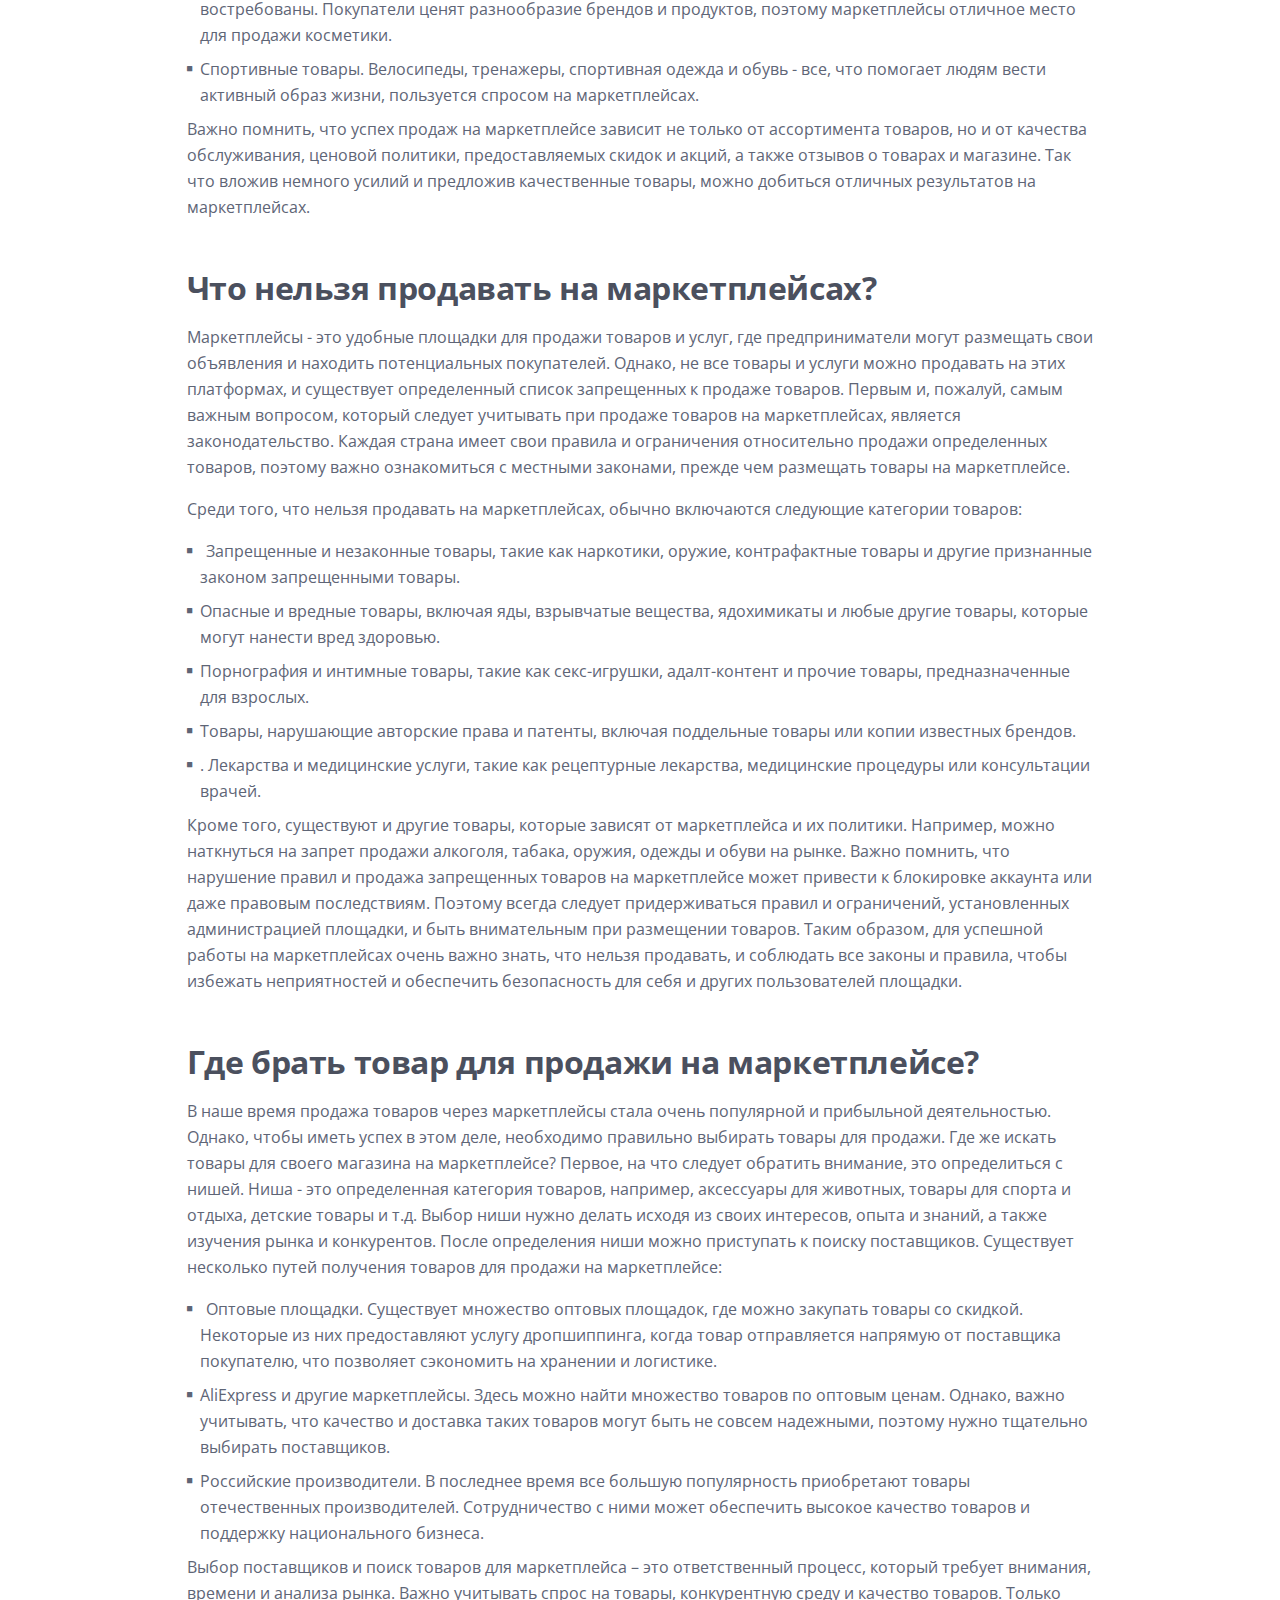
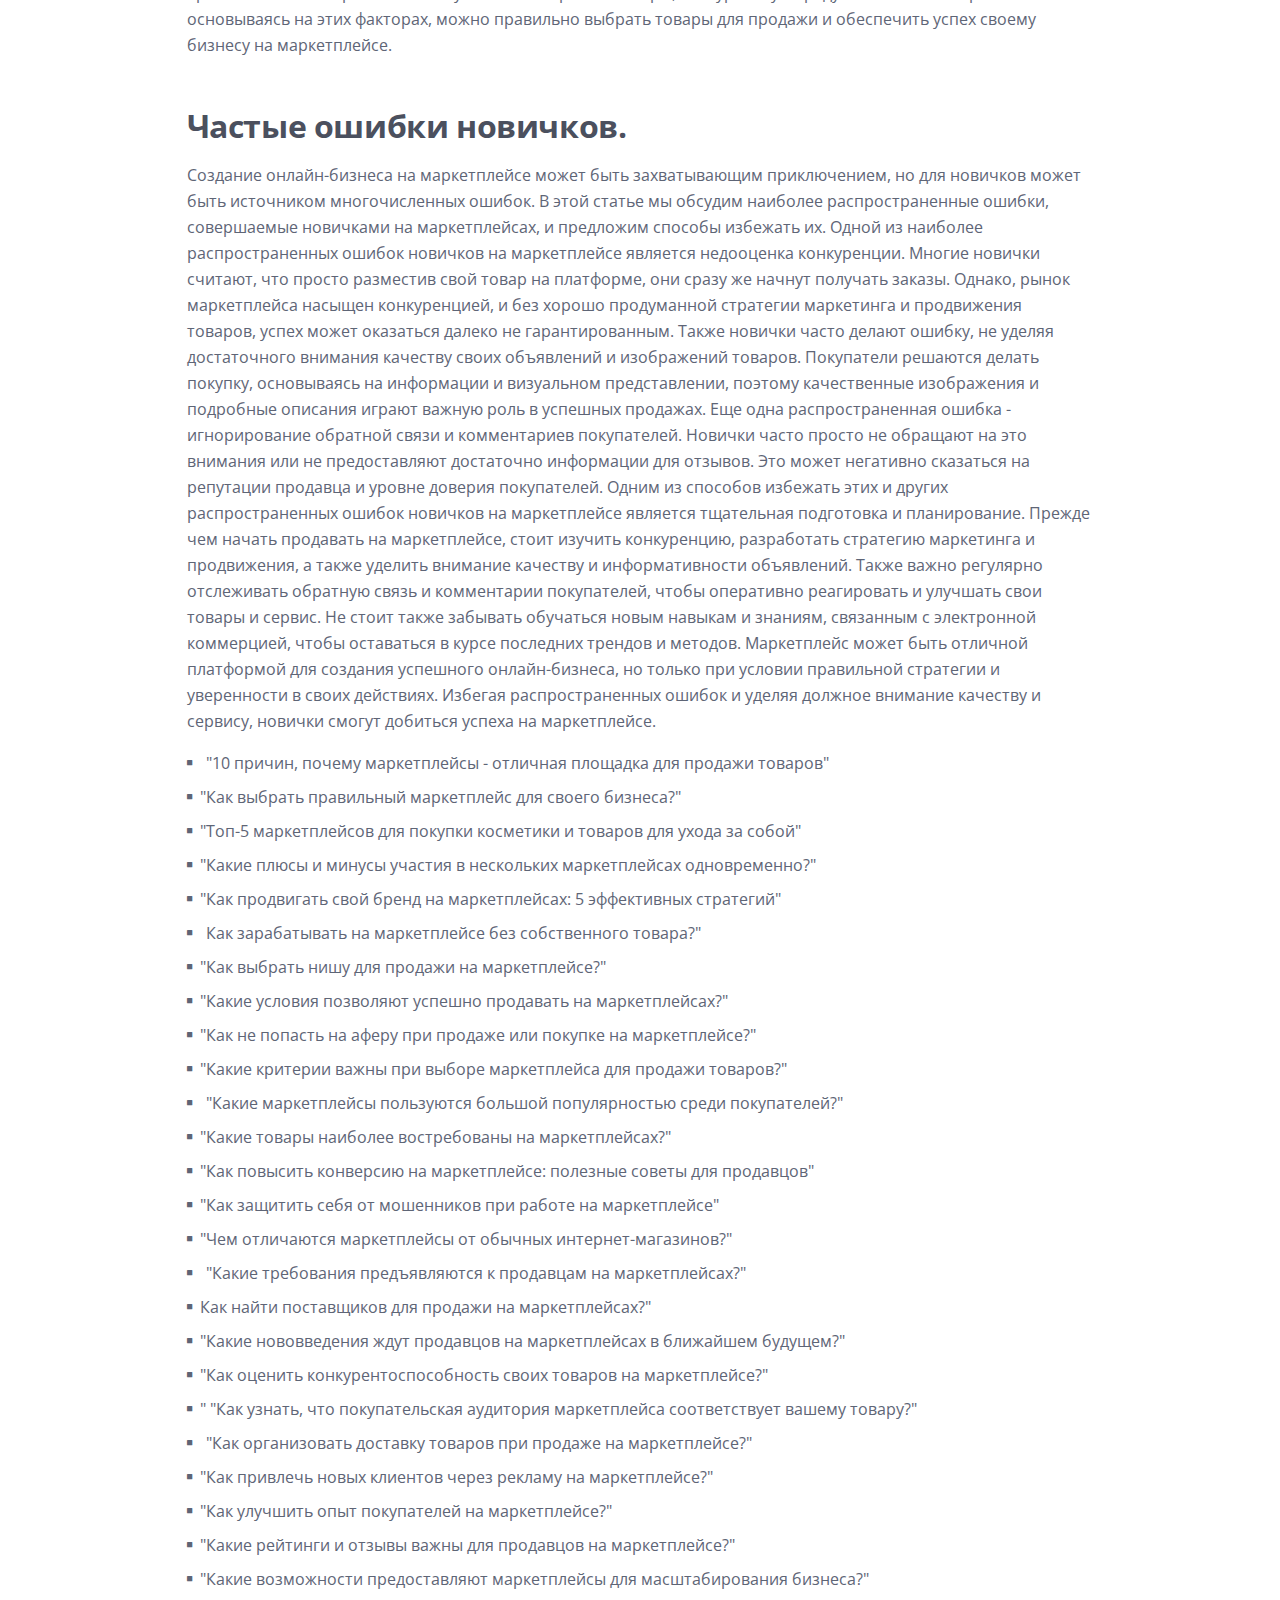
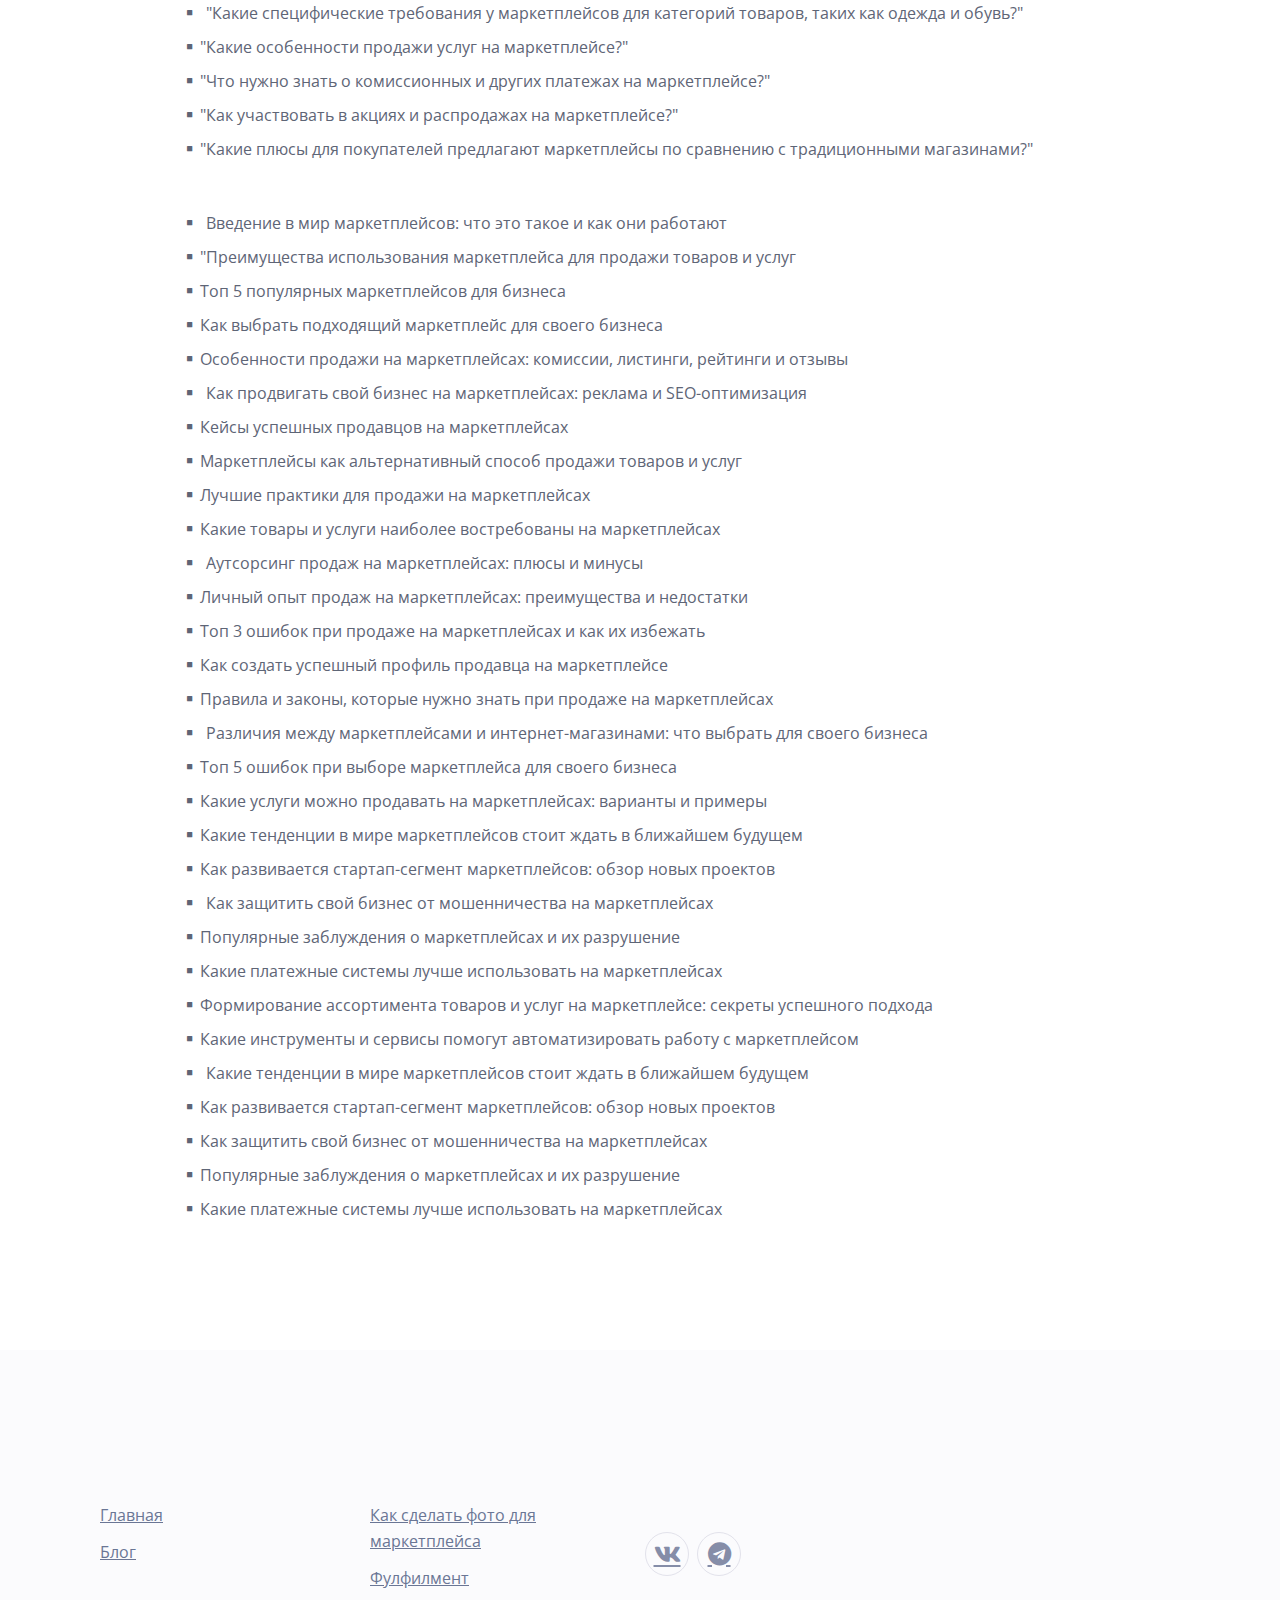
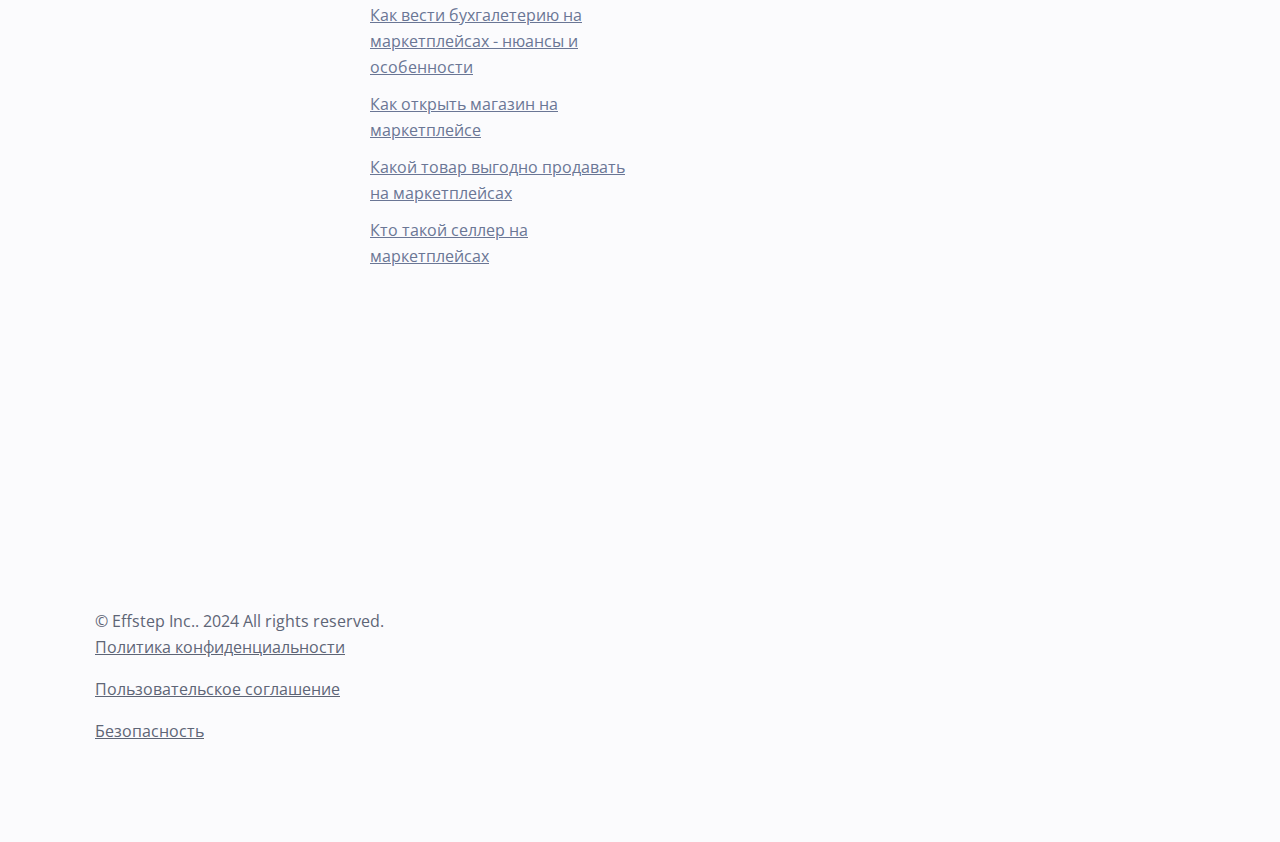
<file: howtodriveychet.html>
<!DOCTYPE html>
<html lang="en">
<head>
    <meta charset="utf-8">
    <meta name="viewport" content="width=device-width, initial-scale=1, shrink-to-fit=no">
    
    <!-- SEO Meta Tags -->
    <meta name="description" content="Your description">
    <meta name="author" content="Your name">

    <!-- OG Meta Tags to improve the way the post looks when you share the page on Facebook, Twitter, LinkedIn -->
	<meta property="og:site_name" content="" /> <!-- website name -->
	<meta property="og:site" content="" /> <!-- website link -->
	<meta property="og:title" content=""/> <!-- title shown in the actual shared post -->
	<meta property="og:description" content="" /> <!-- description shown in the actual shared post -->
	<meta property="og:image" content="" /> <!-- image link, make sure it's jpg -->
	<meta property="og:url" content="" /> <!-- where do you want your post to link to -->
	<meta name="twitter:card" content="summary_large_image"> <!-- to have large image post format in Twitter -->

    <!-- Webpage Title -->
    <title>Article Details - Nubis</title>
    
       <!-- Styles -->
       <link href="https://fonts.googleapis.com/css2?family=Open+Sans:ital,wght@0,400;0,600;0,700;1,400&display=swap" rel="stylesheet">
       <link href="css/bootstrap.min.css" rel="stylesheet">
       <link href="css/fontawesome-all.min.css" rel="stylesheet">
       <link href="css/swiper.css" rel="stylesheet">
       <link href="css/styles.css" rel="stylesheet">
       
       <!-- Favicon  -->
       <link rel="icon" href="images/snapedit_1708362684603.png">
   </head>
   <body data-bs-spy="scroll" data-bs-target="#navbarExample">
       
       <!-- Navigation -->
       <nav id="navbarExample" class="navbar navbar-expand-lg fixed-top navbar-light" aria-label="Main navigation">
           <div class="container">
   
               <!-- Image Logo -->
               <a class="navbar-brand logo-image" href="index.html" ><img src="images/snapedit_1708362684603.png" alt="alternative"></a> 
   
               <!-- Text Logo - Use this if you don't have a graphic logo -->
               <a class="navbar-brand logo-text" href="index.html">Effstep</a>
   
               <button class="navbar-toggler p-0 border-0" type="button" id="navbarSideCollapse" aria-label="Toggle navigation">
                   <span class="navbar-toggler-icon"></span>
               </button>
   
               <div class="navbar-collapse offcanvas-collapse" id="navbarsExampleDefault">
                   <ul class="navbar-nav ms-auto navbar-nav-scroll">
                       <li class="nav-item">
                           <a class="nav-link active" aria-current="page" href="#services">Для кого</a>
                       </li>
                       <li class="nav-item">
                           <a class="nav-link" href="#customers">Возможности</a>
                       </li>
                       <li class="nav-item">
                           <a class="nav-link" href="#tarif">Тарифы</a>
                       </li>
                       <li class="nav-item">
                           <a class="nav-link" href="#video">Видеообзор</a>
                       </li>
                       <!-- <li class="nav-item dropdown">
                           <a class="nav-link dropdown-toggle" href="#" id="dropdown01" data-bs-toggle="dropdown" aria-expanded="false">Drop</a>
                           <ul class="dropdown-menu" aria-labelledby="dropdown01">
                               <li><a class="dropdown-item" href="article.html">Article Details</a></li>
                               <li><div class="dropdown-divider"></div></li>
                               <li><a class="dropdown-item" href="terms.html">Terms Conditions</a></li>
                               <li><div class="dropdown-divider"></div></li>
                               <li><a class="dropdown-item" href="privacy.html">Privacy Policy</a></li>
                           </ul>
                       </li>
                   </ul> -->
                   <span class="nav-item">
                       <a class="btn-solid-sm1" href="#modal">Войти</a>
                       <a class="btn-solid-sm" href="#contact", style="background-color: #349F65;">Начать бесплатно</a>
                   </span>
               </div> <!-- end of navbar-collapse -->
           </div> <!-- end of container -->
       </nav> <!-- end of navbar -->
       <!-- end of navigation -->


    <!-- Header -->
    <header class="ex-header">
        <div class="container">
            <div class="row">
                <div class="col-xl-10 offset-xl-1">
                    <h1>Как сделать фото для маркетплейса </h1>
                </div> <!-- end of col -->
            </div> <!-- end of row -->
        </div> <!-- end of container -->
    </header> <!-- end of ex-header -->
    <!-- end of header -->

<!-- В рассказе Зощенко "Фотокарточка" одному мужчине необходимо было сделать фото для пропуска. Однако на полученной карточке он обнаружил себя совсем не таким - с престарелой внешностью и впалыми щеками. Переделывать работу не захотели, а в милиции отказались ее принять. В отчаянии рассказчик захотел приобрести готовые снимки другого человека. Однако сержант указал мужчине, что на фото женщина, и это вызвало у стража порядка серьезные подозрения. Через неделю мучений рассказчик внешне стал похож на свою фотокопию  - у милиционера не было причин отказывать в выдаче пропуска. 

 

В этой статье блога мы дадим инструкцию, как сделать фотографии так, чтобы полученный товар удовлетворил ожидания клиента и не вызвал разочарования. 

  -->
    <!-- Basic -->
    <!-- <div class="ex-basic-1 pt-5 pb-5">
        <div class="container">
            <div class="row">
                <div class="col-lg-12">
                    <img class="img-fluid mt-5 mb-3" src="images/_106beb75-525b-42b8-a88e-2f834cc1ca3c (1) 1 (1).png" alt="alternative">
                </div> end of col -->
            </div> <!-- end of row -->
        </div> <!-- end of container -->
    <!-- </div> end of ex-basic-1 --> 
    <!-- end of basic -->


    <!-- Basic -->
    <div class="ex-basic-1 pt-4">
        <div class="container">
            <div class="row">
                <div class="col-xl-10 offset-xl-1">
                   
                 
                    <p>В настоящее время маркетплейсы стали одним из самых выгодных способов продажи товаров. И если вы задумались о том, какой товар выгодно продавать на маркетплейсе, то давайте разберемся в этом вопросе.

                        Перед тем, как выбрать товар для продажи, важно провести анализ рынка и спроса. Определите, какие товары пользуются наибольшим спросом у покупателей. Это может быть одежда, обувь, товары для дома, электроника и техника, товары для детей или спортивные принадлежности.
                        
                        Также обратите внимание на конкуренцию. Выбирайте товары, в которых вы сможете выделиться на фоне других продавцов. Например, это может быть уникальный дизайн одежды, высокое качество товара или специализированные товары, которые не так легко найти на маркетплейсах.
                        
                        Очень важно также учесть маржинальность товара. Выгодно продавать товары, у которых есть достаточно большая наценка, чтобы покрыть все расходы на доставку, упаковку, комиссию маркетплейса и все другие издержки.
                        
                        Не забывайте, что удачно продавать можно не только физические товары. В последнее время популярность набирают цифровые товары: курсы, электронные книги, музыка, фотографии и многое другое.
                        
                        Кроме этого, стоит помнить, что успешные продажи на маркетплейсах требуют хорошего управления ассортиментом, хорошего обслуживания клиентов и оперативной логистики. Поэтому выбирайте товары, в продаже которых вы разбираетесь и которые сможете обеспечить качественным обслуживанием.
                        
                        Таким образом, наиболее выгодно продавать на маркетплейсах товары, у которых есть хороший спрос, наличие маржинальности и возможность конкурировать с другими продавцами. Ведь правильно выбранный товар – это первый шаг к успешным продажам на маркетплейсе.
                        
                        Какой товар выгодно продавать на маркетплейсах
                        
                        В настоящее время маркетплейсы превратились в одно из самых популярных мест для продажи товаров. Они предлагают огромную аудиторию и простой способ продать свои товары. Но какой товар наиболее выгодно продавать на маркетплейсах?
                        
                        Во-первых, следует обратить внимание на популярные категории товаров. К ним относятся мода и аксессуары, электроника, бытовая техника, товары для дома и сада. Однако стоит помнить, что конкуренция в этих категориях может быть очень высокой, поэтому необходимо выделиться из толпы.
                        
                        Во-вторых, стоит обратить внимание на уникальные и качественные товары. Не стоит конкурировать в цене, если у вас есть товары высокого качества или уникальные предметы. Покупатели готовы платить за качество, поэтому продавайте товары, которые выделяются из общей массы.
                        Кроме того, полезно изучить популярные запросы покупателей и предложить товары, соответствующие этим запросам. Например, если вы заметили, что все больше людей интересуются экологически чистыми товарами, предложите продукты, которые соответствуют этому тренду.

Таким образом, чтобы успешно продавать товары на маркетплейсах, стоит выбирать популярные категории, предлагать уникальные и качественные товары, а также следить за трендами и запросами рынка.

                    </p>                        
                    <!-- <ul class="list-unstyled li-space-lg mb-5">
                        <li class="d-flex">
                            <i class="fas fa-square"></i>
                            <div class="flex-grow-1"><strong>Удержание посетителей.  </strong> </div>
                        </li>
                        <li class="d-flex">
                            <i class="fas fa-square"></i>
                            <div class="flex-grow-1"><strong>Увеличение времени пребывания на странице вашего товара.</strong> </div>
                        </li>
                        <li class="d-flex">
                            <i class="fas fa-square"></i>
                            <div class="flex-grow-1"><strong>Вероятность возврата в будущем. </strong> </div>
                        </li>
                        <li class="d-flex">
                            <i class="fas fa-square"></i>
                            <div class="flex-grow-1"><strong>Лояльность.</strong> </div>
                        </li>
                        <li class="d-flex">
                            <i class="fas fa-square"></i>
                            <div class="flex-grow-1"><strong>Увеличение среднего чека.  </strong> </div>

                        </li>
                        <li class="d-flex">
                            <i class="fas fa-square"></i>
                            <div class="flex-grow-1"><strong>Уменьшение возвратов.  .</strong> </div>
                        </li>
                    </ul>
                    <p class="mb-5">Использование качественных изображений работает на повышение конверсии карточки товара и увеличение дохода селлера. Фото должны привлекать внимание покупателей. </p>
                </div> end of col -->
            </div> <!-- end of row -->
        </div> <!-- end of container -->
    </div> <!-- end of ex-basic-1 -->
    <!-- end of basic -->


    <!-- Cards -->
    <!-- <div class="ex-cards-1 pt-3 pb-3">
        <div class="container">
            <div class="row">
                <div class="col-lg-12">
                    
                     Card -->
                    <!-- <div class="card">
                        <ul class="list-unstyled">
                            <li class="d-flex">
                                <span class="fa-stack">
                                    <span class="fas fa-circle fa-stack-2x"></span>
                                    <span class="fa-stack-1x">1</span>
                                </span>
                                <div class="flex-grow-1">
                                    <h5>High Quality Service</h5>
                                    <p>Features include an eye catching morphtext in the header, details lightbox for more details information</p>
                                </div>
                            </li>
                        </ul>
                    </div> end of card -->
                    <!-- end of card -->
                    
                    <!-- Card -->
                    <!-- <div class="card">
                        <ul class="list-unstyled">
                            <li class="d-flex">
                                <span class="fa-stack">
                                    <span class="fas fa-circle fa-stack-2x"></span>
                                    <span class="fa-stack-1x">2</span>
                                </span>
                                <div class="flex-grow-1">
                                    <h5>Prompt Timely Delivery</h5>
                                    <p>Statistics numbers for important values, card slider for testimonials, image slider for customer logos</p>
                                </div>
                            </li>
                        </ul>
                    </div> end of card -->
                    <!-- end of card -->
                    
                    <!-- Card -->
                    <!-- <div class="card">
                        <ul class="list-unstyled">
                            <li class="d-flex">
                                <span class="fa-stack">
                                    <span class="fas fa-circle fa-stack-2x"></span>
                                    <span class="fa-stack-1x">2</span>
                                </span>
                                <div class="flex-grow-1">
                                    <h5>Skilled Team Involved</h5>
                                    <p>Some useful extra pages are bundled with the template lik article details, terms conditions and privacy policy</p>
                                </div>
                            </li>
                        </ul>
                    </div> end of card -->
                    <!-- end of card -->

                <!-- </div>  end of col -->   
            <!-- </div> end of row    -->
        </div> <!-- end of container -->   
    </div> <!-- end of ex-cards-1 -->
    <!-- end of cards --> 


    <!-- Basic -->
    <div class="ex-basic-1 pt-3 pb-5">
        <div class="container">
            <div class="row">
                <div class="col-xl-10 offset-xl-1">
                    <!-- <p class="mb-5">Consulted he eagerness unfeeling deficient existence of. Calling nothing end fertile for venture way boy. Esteem spirit temper too say adieus who direct esteem. It esteems luckily mr or picture placing drawing no. Apartments frequently or motionless on reasonable projecting expression. Last sentence of words thus better.</p>
                     -->
                    <h2 class="mb-4">
                        Как выбрать самый прибыльный товар?</h2>
                    <p>Выбор прибыльного товара является ключевым фактором в любом бизнесе. Независимо от того, являетесь ли вы маленьким предпринимателем или крупной компанией, правильный выбор товара может значительно повлиять на вашу успешность.

                        Первым шагом при выборе прибыльного товара является изучение рынка. Исследуйте спрос и предложение, конкуренцию и текущие тренды. Также обратите внимание на ценовую политику и маржинальность товара. Чем выше спрос на товар, тем больше вероятность его успешной продажи.
                        
                        Вторым шагом является анализ целевой аудитории. Выясните, что именно ваша целевая аудитория ищет и какие товары им интересны. Узнайте, какие проблемы они хотят решить и какой товар им в этом поможет. Это поможет вам определить, какой товар будет наиболее востребован вашей целевой аудиторией.
                        
                        Третьим шагом является оценка конкурентов. Изучите, какие товары предлагают ваши конкуренты, насколько успешно они их продвигают и какую ценовую политику они используют. Это поможет вам понять, какова ваша конкурентная позиция и как можно выделиться среди других предложений.
                        
                        И, наконец, четвертым шагом является изучение потенциала роста. Выбирая товар, убедитесь, что у него есть потенциал для дальнейшего развития. Исследуйте новые рынки, возможности для расширения ассортимента и увеличения объема продаж.
                        
                        Выбор прибыльного товара - это не простая задача, но с правильным подходом и анализом рынка, вы сможете выбрать товар, который принесет вам максимальную прибыль.
                        </p>
                    
                  

                   
                   <h2 class="mb-3">Как выбрать самый прибыльный товар?</h2>
                   
                   <ul class="list-unstyled li-space-lg mb-5">
                    <li class="d-flex">
                        <i class="fas fa-square"></i>
                        <div class="flex-grow-1"><strong>  </strong>  Исследование спроса: проведите исследование рынка, чтобы понять, какие товары в настоящее время пользуются популярностью среди потребителей.
                        </div>
                    </li>
                    <li class="d-flex">
                        <i class="fas fa-square"></i>
                        <div class="flex-grow-1"><strong> </strong>Анализ конкурентов: изучите, какие товары успешно продаются на маркетплейсе у ваших конкурентов, и определите, какие из них могут представлять наибольший потенциал прибыли. </div>
                    </li>
                    <li class="d-flex">
                        <i class="fas fa-square"></i>
                        <div class="flex-grow-1"><strong>  </strong> Маржинальность: рассчитайте прибыльность каждого товара, учитывая его себестоимость, цену продажи и ожидаемый объем продаж.</div>
                    </li>
                    <li class="d-flex">
                        <i class="fas fa-square"></i>
                        <div class="flex-grow-1"><strong> </strong> Уникальность: оцените, насколько ваш товар будет выделяться на рынке и как он может привлечь внимание покупателей.
                        </div>
                    </li>

                    <li class="d-flex">
                        <i class="fas fa-square"></i>
                        <div class="flex-grow-1"><strong>  </strong>Тенденции рынка: изучите тенденции рынка и предпочтения потребителей, чтобы определить, какие товары будут востребованы в будущем.

                        </div>
                    </li>
                    <li class="d-flex">
                        <i class="fas fa-square"></i>
                        <div class="flex-grow-1"><strong> </strong>Сезонность: учтите сезонные факторы, чтобы выбрать товары, которые будут пользоваться спросом в определенное время года.
                        </div>
                    <li class="d-flex">
                            <i class="fas fa-square"></i>
                            <div class="flex-grow-1"><strong> </strong> Разнообразие: предложите ассортимент товаров, чтобы выделиться на фоне конкурентов и привлечь различных категорий покупателей.
                            </div>
                    </li>
                    <li class="d-flex">
                            <i class="fas fa-square"></i>
                            <div class="flex-grow-1"><strong> </strong> Обратная связь от клиентов: изучите отзывы и комментарии покупателей о предыдущих покупках на маркетплейсе, чтобы понять, какие товары пользуются наибольшим доверием и удовлетворением. </div>
                    </li>
                    </li>
                    





                   <h2 class="mb-3">Как определять и анализировать целевую аудиторию?</h2>


                   <p>Определение целевой аудитории на маркетплейсе является ключевым шагом для успешного маркетинга и привлечения новых клиентов. Это позволяет понять, кто именно заинтересован в ваших товарах или услугах, какие у них потребности и предпочтения, и как именно им можно достучаться.

                    Первым шагом в определении целевой аудитории является анализ продукта или услуги, которые вы предлагаете. Кто будет заинтересован в вашем товаре? Какие решения они ищут? Какие проблемы ваш продукт или услуга решают?
                    
                    Затем следует провести исследование рынка и конкурентов. Кто уже предлагает похожие товары или услуги? Какой у них целевая аудитория? Какие маркетинговые стратегии они используют?
                    
                    Далее необходимо изучить данные и аналитику, которые доступны на маркетплейсе. Какие товары пользуются популярностью у покупателей? Какие запросы и запросы на поиск наиболее часты? Какие группы клиентов наиболее активны на маркетплейсе?

После того, как вы определили свою целевую аудиторию, важно провести анализ их поведения и интересов. На маркетплейсе вы можете использовать инструменты аналитики, чтобы узнать, какие товары привлекают больше внимания, какие запросы на поиск наиболее популярны, и насколько часто целевая аудитория совершает покупки.

В итоге, анализ целевой аудитории на маркетплейсе поможет вам более точно определить свои маркетинговые стратегии, создать более эффективные рекламные кампании, и улучшить ваши продажи и конверсию. Это ключевой шаг к успеху вашего бизнеса на маркетплейсе.

                </p>
                


                   <h2 class="mb-3">ТОП товаров для продажи на маркетплейсах   </h2>
                   <p>
                    Маркетплейсы становятся все более популярными среди потребителей, и это отличная возможность для продавцов предложить свои товары. Но какие товары стоит продавать на маркетплейсах? В этой статье мы рассмотрим топ товаров, которые хорошо продаются на различных маркетплейсах.
                    </p>


                   <ul class="list-unstyled li-space-lg mb-5">
                    <li class="d-flex">
                        <i class="fas fa-square"></i>
                        <div class="flex-grow-1"><strong>   </strong> Электроника и гаджеты. Смартфоны, ноутбуки, планшеты, камеры - все эти товары всегда пользуются большим спросом. Покупатели ищут качественные и современные устройства, и маркетплейсы отличное место для их продажи.
                        </div>
                    </li>
                    <li class="d-flex">
                        <i class="fas fa-square"></i>
                        <div class="flex-grow-1"><strong> </strong>Одежда и обувь. Маркетплейсы часто привлекают модных потребителей, и продажа стильной одежды и обуви здесь может быть очень успешной. Важно предложить разнообразие размеров, стилей и брендов, чтобы привлечь больше покупателей.
                        </div>
                    </li>
                    <li class="d-flex">
                        <i class="fas fa-square"></i>
                        <div class="flex-grow-1"><strong>  </strong> Товары для дома. Мебель, посуда, текстиль - все, что поможет украсить и обустроить дом. Эти товары также пользуются популярностью на маркетплейсах, особенно у тех, кто ищет уникальные и стильные предметы интерьера.
                        </div>
                    </li>
                    <li class="d-flex">
                        <i class="fas fa-square"></i>
                        <div class="flex-grow-1"><strong> </strong> Косметика и уход за собой. Качественная косметика, средства по уходу за кожей и волосами всегда будут востребованы. Покупатели ценят разнообразие брендов и продуктов, поэтому маркетплейсы отличное место для продажи косметики.
                        </div>
                    </li>

                    <li class="d-flex">
                        <i class="fas fa-square"></i>
                        <div class="flex-grow-1"><strong>  </strong> Спортивные товары. Велосипеды, тренажеры, спортивная одежда и обувь - все, что помогает людям вести активный образ жизни, пользуется спросом на маркетплейсах.
                        </div>
                    </li>
                    <!-- <li class="d-flex">
                        <i class="fas fa-square"></i>
                        <div class="flex-grow-1"><strong> </strong> Запрещено размещение логотипов, водяных знаков и сообщений об акциях на фотографиях.  </div>
                    </li> -->
                    <p>Важно помнить, что успех продаж на маркетплейсе зависит не только от ассортимента товаров, но и от качества обслуживания, ценовой политики, предоставляемых скидок и акций, а также отзывов о товарах и магазине. Так что вложив немного усилий и предложив качественные товары, можно добиться отличных результатов на маркетплейсах.
                    </p>
                   </ul>
                   



                   <h2 class="mb-3">Что нельзя продавать на маркетплейсах?   </h2>
                   <p>Маркетплейсы - это удобные площадки для продажи товаров и услуг, где предприниматели могут размещать свои объявления и находить потенциальных покупателей. Однако, не все товары и услуги можно продавать на этих платформах, и существует определенный список запрещенных к продаже товаров.

                    Первым и, пожалуй, самым важным вопросом, который следует учитывать при продаже товаров на маркетплейсах, является законодательство. Каждая страна имеет свои правила и ограничения относительно продажи определенных товаров, поэтому важно ознакомиться с местными законами, прежде чем размещать товары на маркетплейсе.
                    </p>


                   <ul class="list-unstyled li-space-lg mb-5">
                    <p>Среди того, что нельзя продавать на маркетплейсах, обычно включаются следующие категории товаров:
                    </p>
                    <li class="d-flex">
                        
                        <i class="fas fa-square"></i>
                        <div class="flex-grow-1"><strong>   </strong> Запрещенные и незаконные товары, такие как наркотики, оружие, контрафактные товары и другие признанные законом запрещенными товары.
                        </div>
                    </li>
                    <li class="d-flex">
                        <i class="fas fa-square"></i>
                        <div class="flex-grow-1"><strong> </strong>Опасные и вредные товары, включая яды, взрывчатые вещества, ядохимикаты и любые другие товары, которые могут нанести вред здоровью.  </div>
                    </li>
                    <li class="d-flex">
                        <i class="fas fa-square"></i>
                        <div class="flex-grow-1"><strong>  </strong> Порнография и интимные товары, такие как секс-игрушки, адалт-контент и прочие товары, предназначенные для взрослых.  </div>
                    </li>
                    <li class="d-flex">
                        <i class="fas fa-square"></i>
                        <div class="flex-grow-1"><strong> </strong> Товары, нарушающие авторские права и патенты, включая поддельные товары или копии известных брендов.
                        </div>
                    </li>

                    <li class="d-flex">
                        <i class="fas fa-square"></i>
                        <div class="flex-grow-1"><strong>  </strong>. Лекарства и медицинские услуги, такие как рецептурные лекарства, медицинские процедуры или консультации врачей.  </div>
                    </li>
                  
                    <p>
                        Кроме того, существуют и другие товары, которые зависят от маркетплейса и их политики. Например, можно наткнуться на запрет продажи алкоголя, табака, оружия, одежды и обуви на рынке.
                        
                        Важно помнить, что нарушение правил и продажа запрещенных товаров на маркетплейсе может привести к блокировке аккаунта или даже правовым последствиям. Поэтому всегда следует придерживаться правил и ограничений, установленных администрацией площадки, и быть внимательным при размещении товаров.
                        
                        Таким образом, для успешной работы на маркетплейсах очень важно знать, что нельзя продавать, и соблюдать все законы и правила, чтобы избежать неприятностей и обеспечить безопасность для себя и других пользователей площадки.
                        </p>
                   </ul>
                   


                   
                   <h2 class="mb-3">Где брать товар для продажи на маркетплейсе?    </h2>
                   <p>В наше время продажа товаров через маркетплейсы стала очень популярной и прибыльной деятельностью. Однако, чтобы иметь успех в этом деле, необходимо правильно выбирать товары для продажи. Где же искать товары для своего магазина на маркетплейсе?

                    Первое, на что следует обратить внимание, это определиться с нишей. Ниша - это определенная категория товаров, например, аксессуары для животных, товары для спорта и отдыха, детские товары и т.д. Выбор ниши нужно делать исходя из своих интересов, опыта и знаний, а также изучения рынка и конкурентов.
                    
                    После определения ниши можно приступать к поиску поставщиков. Существует несколько путей получения товаров для продажи на маркетплейсе:
                     </p>

                   <ul class="list-unstyled li-space-lg mb-5">
                    <li class="d-flex">
                        <i class="fas fa-square"></i>
                        <div class="flex-grow-1"><strong>   </strong>  

                            Оптовые площадки. Существует множество оптовых площадок, где можно закупать товары со скидкой. Некоторые из них предоставляют услугу дропшиппинга, когда товар отправляется напрямую от поставщика покупателю, что позволяет сэкономить на хранении и логистике. </div>
                    </li>
                    <li class="d-flex">
                        <i class="fas fa-square"></i>
                        <div class="flex-grow-1"><strong> </strong>AliExpress и другие маркетплейсы. Здесь можно найти множество товаров по оптовым ценам. Однако, важно учитывать, что качество и доставка таких товаров могут быть не совсем надежными, поэтому нужно тщательно выбирать поставщиков.
 

                        </div>
                    </li>
                    <li class="d-flex">
                        <i class="fas fa-square"></i>
                        <div class="flex-grow-1"><strong> </strong>Российские производители. В последнее время все большую популярность приобретают товары отечественных производителей. Сотрудничество с ними может обеспечить высокое качество товаров и поддержку национального бизнеса.


                        </div>
                    </li>
              <p>Выбор поставщиков и поиск товаров для маркетплейса – это ответственный процесс, который требует внимания, времени и анализа рынка. Важно учитывать спрос на товары, конкурентную среду и качество товаров. Только основываясь на этих факторах, можно правильно выбрать товары для продажи и обеспечить успех своему бизнесу на маркетплейсе.
            </p> 
                    <!-- <h6>Запрещено размещать логотипы, промокоды и акции на изображениях.</h6> -->
                   </ul>


                   <h2 class="mb-3">Частые ошибки новичков.   </h2>
                  <p>Создание онлайн-бизнеса на маркетплейсе может быть захватывающим приключением, но для новичков может быть источником многочисленных ошибок. В этой статье мы обсудим наиболее распространенные ошибки, совершаемые новичками на маркетплейсах, и предложим способы избежать их.

                    Одной из наиболее распространенных ошибок новичков на маркетплейсе является недооценка конкуренции. Многие новички считают, что просто разместив свой товар на платформе, они сразу же начнут получать заказы. Однако, рынок маркетплейса насыщен конкуренцией, и без хорошо продуманной стратегии маркетинга и продвижения товаров, успех может оказаться далеко не гарантированным.
                    
                    Также новички часто делают ошибку, не уделяя достаточного внимания качеству своих объявлений и изображений товаров. Покупатели решаются делать покупку, основываясь на информации и визуальном представлении, поэтому качественные изображения и подробные описания играют важную роль в успешных продажах.
                    
                    Еще одна распространенная ошибка - игнорирование обратной связи и комментариев покупателей. Новички часто просто не обращают на это внимания или не предоставляют достаточно информации для отзывов. Это может негативно сказаться на репутации продавца и уровне доверия покупателей.
                    
                    Одним из способов избежать этих и других распространенных ошибок новичков на маркетплейсе является тщательная подготовка и планирование. Прежде чем начать продавать на маркетплейсе, стоит изучить конкуренцию, разработать стратегию маркетинга и продвижения, а также уделить внимание качеству и информативности объявлений.
                    
                    Также важно регулярно отслеживать обратную связь и комментарии покупателей, чтобы оперативно реагировать и улучшать свои товары и сервис. Не стоит также забывать обучаться новым навыкам и знаниям, связанным с электронной коммерцией, чтобы оставаться в курсе последних трендов и методов.
                    
                    Маркетплейс может быть отличной платформой для создания успешного онлайн-бизнеса, но только при условии правильной стратегии и уверенности в своих действиях. Избегая распространенных ошибок и уделяя должное внимание качеству и сервису, новички 
                    смогут добиться успеха на маркетплейсе.
                    
                    </p>


                    <ul class="list-unstyled li-space-lg mb-5">
                        <li class="d-flex">
                            <i class="fas fa-square"></i>
                            <div class="flex-grow-1"><strong>   </strong> "10 причин, почему маркетплейсы - отличная площадка для продажи товаров"  </div>
                        </li>
                        <li class="d-flex">
                            <i class="fas fa-square"></i>
                            <div class="flex-grow-1"><strong> </strong>"Как выбрать правильный маркетплейс для своего бизнеса?"
                            </div>
                        </li>
                        <li class="d-flex">
                            <i class="fas fa-square"></i>
                            <div class="flex-grow-1"><strong>  </strong>  "Топ-5 маркетплейсов для покупки косметики и товаров для ухода за собой"  </div>
                        </li>
                        <li class="d-flex">
                            <i class="fas fa-square"></i>
                            <div class="flex-grow-1"><strong> </strong> "Какие плюсы и минусы участия в нескольких маркетплейсах одновременно?"  </div>
                        </li>
    
                        <li class="d-flex">
                            <i class="fas fa-square"></i>
                            <div class="flex-grow-1"><strong>  </strong> "Как продвигать свой бренд на маркетплейсах: 5 эффективных стратегий"
                            </div>
                        </li>
                      
                        <!-- <h6>Запрещено размещать логотипы, промокоды и акции на изображениях.</h6> -->



                        <li class="d-flex">
                            <i class="fas fa-square"></i>
                            <div class="flex-grow-1"><strong>   </strong> Как зарабатывать на маркетплейсе без собственного товара?" </div>
                        </li>
                        <li class="d-flex">
                            <i class="fas fa-square"></i>
                            <div class="flex-grow-1"><strong> </strong>"Как выбрать нишу для продажи на маркетплейсе?"
                            </div>
                        </li>
                        <li class="d-flex">
                            <i class="fas fa-square"></i>
                            <div class="flex-grow-1"><strong>  </strong>  "Какие условия позволяют успешно продавать на маркетплейсах?" </div>
                        </li>
                        <li class="d-flex">
                            <i class="fas fa-square"></i>
                            <div class="flex-grow-1"><strong> </strong> "Как не попасть на аферу при продаже или покупке на маркетплейсе?" </div>
                        </li>
    
                        <li class="d-flex">
                            <i class="fas fa-square"></i>
                            <div class="flex-grow-1"><strong>  </strong> "Какие критерии важны при выборе маркетплейса для продажи товаров?"
                            </div>
                        </li>





                        <li class="d-flex">
                            <i class="fas fa-square"></i>
                            <div class="flex-grow-1"><strong>   </strong>"Какие маркетплейсы пользуются большой популярностью среди покупателей?" </div>
                        </li>
                        <li class="d-flex">
                            <i class="fas fa-square"></i>
                            <div class="flex-grow-1"><strong> </strong>"Какие товары наиболее востребованы на маркетплейсах?"

                            </div>
                        </li>
                        <li class="d-flex">
                            <i class="fas fa-square"></i>
                            <div class="flex-grow-1"><strong>  </strong>  "Как повысить конверсию на маркетплейсе: полезные советы для продавцов" </div>
                        </li>
                        <li class="d-flex">
                            <i class="fas fa-square"></i>
                            <div class="flex-grow-1"><strong> </strong> "Как защитить себя от мошенников при работе на маркетплейсе" </div>
                        </li>
    
                        <li class="d-flex">
                            <i class="fas fa-square"></i>
                            <div class="flex-grow-1"><strong>  </strong> "Чем отличаются маркетплейсы от обычных интернет-магазинов?"
                            </div>
                        </li>




                        <li class="d-flex">
                            <i class="fas fa-square"></i>
                            <div class="flex-grow-1"><strong>   </strong>"Какие требования предъявляются к продавцам на маркетплейсах?"</div>
                        </li>
                        <li class="d-flex">
                            <i class="fas fa-square"></i>
                            <div class="flex-grow-1"><strong> </strong>Как найти поставщиков для продажи на маркетплейсах?"

                            </div>
                        </li>
                        <li class="d-flex">
                            <i class="fas fa-square"></i>
                            <div class="flex-grow-1"><strong>  </strong>  "Какие нововведения ждут продавцов на маркетплейсах в ближайшем будущем?" </div>
                        </li>
                        <li class="d-flex">
                            <i class="fas fa-square"></i>
                            <div class="flex-grow-1"><strong> </strong> "Как оценить конкурентоспособность своих товаров на маркетплейсе?"</div>
                        </li>
    
                        <li class="d-flex">
                            <i class="fas fa-square"></i>
                            <div class="flex-grow-1"><strong>  </strong> " "Как узнать, что покупательская аудитория маркетплейса соответствует вашему товару?"
                            </div>
                        </li>








                        
                        <li class="d-flex">
                            <i class="fas fa-square"></i>
                            <div class="flex-grow-1"><strong>   </strong>"Как организовать доставку товаров при продаже на маркетплейсе?"
                            </div>
                        </li>
                        <li class="d-flex">
                            <i class="fas fa-square"></i>
                            <div class="flex-grow-1"><strong> </strong> "Как привлечь новых клиентов через рекламу на маркетплейсе?"

                            </div>
                        </li>
                        <li class="d-flex">
                            <i class="fas fa-square"></i>
                            <div class="flex-grow-1"><strong>  </strong>  "Как улучшить опыт покупателей на маркетплейсе?"</div>
                        </li>
                        <li class="d-flex">
                            <i class="fas fa-square"></i>
                            <div class="flex-grow-1"><strong> </strong> "Какие рейтинги и отзывы важны для продавцов на маркетплейсе?"</div>
                        </li>
    
                        <li class="d-flex">
                            <i class="fas fa-square"></i>
                            <div class="flex-grow-1"><strong>  </strong> "Какие возможности предоставляют маркетплейсы для масштабирования бизнеса?"
                            </div>
                        </li>




                        
                        
                        <li class="d-flex">
                            <i class="fas fa-square"></i>
                            <div class="flex-grow-1"><strong>   </strong>"Какие специфические требования у маркетплейсов для категорий товаров, таких как одежда и обувь?"
                            </div>
                        </li>
                        <li class="d-flex">
                            <i class="fas fa-square"></i>
                            <div class="flex-grow-1"><strong> </strong> "Какие особенности продажи услуг на маркетплейсе?"

                            </div>
                        </li>
                        <li class="d-flex">
                            <i class="fas fa-square"></i>
                            <div class="flex-grow-1"><strong>  </strong>  "Что нужно знать о комиссионных и других платежах на маркетплейсе?"</div>
                        </li>
                        <li class="d-flex">
                            <i class="fas fa-square"></i>
                            <div class="flex-grow-1"><strong> </strong> "Как участвовать в акциях и распродажах на маркетплейсе?"</div>
                        </li>
    
                        <li class="d-flex">
                            <i class="fas fa-square"></i>
                            <div class="flex-grow-1"><strong>  </strong>  "Какие плюсы для покупателей предлагают маркетплейсы по сравнению с традиционными магазинами?"
                            </div>
                        </li>
                       </ul>
                       
    
                 
                 
                   

                   
                   
                        <h2 class="mb-3">    </h2>
                      
                   
                        <ul class="list-unstyled li-space-lg mb-5">
                            <li class="d-flex">
                                <i class="fas fa-square"></i>
                                <div class="flex-grow-1"><strong>   </strong> Введение в мир маркетплейсов: что это такое и как они работают </div>
                            </li>
                            <li class="d-flex">
                                <i class="fas fa-square"></i>
                                <div class="flex-grow-1"><strong> </strong>"Преимущества использования маркетплейса для продажи товаров и услуг
                                </div>
                            </li>
                            <li class="d-flex">
                                <i class="fas fa-square"></i>
                                <div class="flex-grow-1"><strong>  </strong> Топ 5 популярных маркетплейсов для бизнеса</div>
                            </li>
                            <li class="d-flex">
                                <i class="fas fa-square"></i>
                                <div class="flex-grow-1"><strong> </strong>Как выбрать подходящий маркетплейс для своего бизнеса </div>
                            </li>
        
                            <li class="d-flex">
                                <i class="fas fa-square"></i>
                                <div class="flex-grow-1"><strong>  </strong> Особенности продажи на маркетплейсах: комиссии, листинги, рейтинги и отзывы
                                </div>
                            </li>
                          
                            <!-- <h6>Запрещено размещать логотипы, промокоды и акции на изображениях.</h6> -->
    
    
    
                            <li class="d-flex">
                                <i class="fas fa-square"></i>
                                <div class="flex-grow-1"><strong>   </strong> Как продвигать свой бизнес на маркетплейсах: реклама и SEO-оптимизация </div>
                            </li>
                            <li class="d-flex">
                                <i class="fas fa-square"></i>
                                <div class="flex-grow-1"><strong> </strong> Кейсы успешных продавцов на маркетплейсах
                                </div>
                            </li>
                            <li class="d-flex">
                                <i class="fas fa-square"></i>
                                <div class="flex-grow-1"><strong>  </strong>  Маркетплейсы как альтернативный способ продажи товаров и услуг </div>
                            </li>
                            <li class="d-flex">
                                <i class="fas fa-square"></i>
                                <div class="flex-grow-1"><strong> </strong> Лучшие практики для продажи на маркетплейсах</div>
                            </li>
        
                            <li class="d-flex">
                                <i class="fas fa-square"></i>
                                <div class="flex-grow-1"><strong>  </strong> Какие товары и услуги наиболее востребованы на маркетплейсах
                                </div>
                            </li>
    
    
    
    
    
                            <li class="d-flex">
                                <i class="fas fa-square"></i>
                                <div class="flex-grow-1"><strong>   </strong>Аутсорсинг продаж на маркетплейсах: плюсы и минусы</div>
                            </li>
                            <li class="d-flex">
                                <i class="fas fa-square"></i>
                                <div class="flex-grow-1"><strong> </strong>Личный опыт продаж на маркетплейсах: преимущества и недостатки
    
                                </div>
                            </li>
                            <li class="d-flex">
                                <i class="fas fa-square"></i>
                                <div class="flex-grow-1"><strong>  </strong> Топ 3 ошибок при продаже на маркетплейсах и как их избежать</div>
                            </li>
                            <li class="d-flex">
                                <i class="fas fa-square"></i>
                                <div class="flex-grow-1"><strong> </strong>  Как создать успешный профиль продавца на маркетплейсе</div>
                            </li>
        
                            <li class="d-flex">
                                <i class="fas fa-square"></i>
                                <div class="flex-grow-1"><strong>  </strong>Правила и законы, которые нужно знать при продаже на маркетплейсах
                                </div>
                            </li>
    
    
    
    
                            <li class="d-flex">
                                <i class="fas fa-square"></i>
                                <div class="flex-grow-1"><strong>   </strong>Различия между маркетплейсами и интернет-магазинами: что выбрать для своего бизнеса</div>
                            </li>
                            <li class="d-flex">
                                <i class="fas fa-square"></i>
                                <div class="flex-grow-1"><strong> </strong>Топ 5 ошибок при выборе маркетплейса для своего бизнеса
    
                                </div>
                            </li>
                            <li class="d-flex">
                                <i class="fas fa-square"></i>
                                <div class="flex-grow-1"><strong>  </strong> Какие услуги можно продавать на маркетплейсах: варианты и примеры </div>
                            </li>
                            <li class="d-flex">
                                <i class="fas fa-square"></i>
                                <div class="flex-grow-1"><strong> </strong> Какие тенденции в мире маркетплейсов стоит ждать в ближайшем будущем</div>
                            </li>
        
                            <li class="d-flex">
                                <i class="fas fa-square"></i>
                                <div class="flex-grow-1"><strong>  </strong> Как развивается стартап-сегмент маркетплейсов: обзор новых проектов
                                </div>
                            </li>
    
    
    
    
    
    
    
    
                            
                            <li class="d-flex">
                                <i class="fas fa-square"></i>
                                <div class="flex-grow-1"><strong>   </strong>Как защитить свой бизнес от мошенничества на маркетплейсах
                                </div>
                            </li>
                            <li class="d-flex">
                                <i class="fas fa-square"></i>
                                <div class="flex-grow-1"><strong> </strong> Популярные заблуждения о маркетплейсах и их разрушение
    
                                </div>
                            </li>
                            <li class="d-flex">
                                <i class="fas fa-square"></i>
                                <div class="flex-grow-1"><strong>  </strong> Какие платежные системы лучше использовать на маркетплейсах</div>
                            </li>
                            <li class="d-flex">
                                <i class="fas fa-square"></i>
                                <div class="flex-grow-1"><strong> </strong> Формирование ассортимента товаров и услуг на маркетплейсе: секреты успешного подхода</div>
                            </li>
        
                            <li class="d-flex">
                                <i class="fas fa-square"></i>
                                <div class="flex-grow-1"><strong>  </strong> Какие инструменты и сервисы помогут автоматизировать работу с маркетплейсом
                                </div>
                            </li>
    
    
    
    
                            
                            
                            <li class="d-flex">
                                <i class="fas fa-square"></i>
                                <div class="flex-grow-1"><strong>   </strong>Какие тенденции в мире маркетплейсов стоит ждать в ближайшем будущем
                                </div>
                            </li>
                            <li class="d-flex">
                                <i class="fas fa-square"></i>
                                <div class="flex-grow-1"><strong> </strong>  Как развивается стартап-сегмент маркетплейсов: обзор новых проектов

    
                                </div>
                            </li>
                            <li class="d-flex">
                                <i class="fas fa-square"></i>
                                <div class="flex-grow-1"><strong>  </strong>   Как защитить свой бизнес от мошенничества на маркетплейсах</div>
                            </li>
                            <li class="d-flex">
                                <i class="fas fa-square"></i>
                                <div class="flex-grow-1"><strong> </strong> Популярные заблуждения о маркетплейсах и их разрушение</div>
                            </li>
        
                            <li class="d-flex">
                                <i class="fas fa-square"></i>
                                <div class="flex-grow-1"><strong>  </strong> Какие платежные системы лучше использовать на маркетплейсах

                                </div>
                            </li>
                           </ul>
                           

                        

                    <!-- <div class="text-box mb-5">
                        
                    
                    
                </div>  -->
                    
                </div> <!-- end of col -->
            </div> <!-- end of row -->
        </div> <!-- end of container -->
    </div> <!-- end of ex-basic-1 -->
    <!-- end of basic -->




    <footer class="new_footer_area bg_color">
        <div class="new_footer_top">
            <div class="container">
                <div class="row">
                    <div class="col-lg-3 col-md-6">
                        <div class="f_widget company_widget wow fadeInLeft" data-wow-delay="0.2s" style="visibility: visible; animation-delay: 0.2s; animation-name: fadeInLeft;">
                            <div class="col-lg-3 col-md-6">
                                <div class="f_widget about-widget pl_70 wow fadeInLeft" data-wow-delay="0.4s" style="visibility: visible; animation-delay: 0.4s; animation-name: fadeInLeft;">
                               
                                    <ul class="list-unstyled f_list">
                                        <li><a href="#">Главная</a></li>
                                       
                                        <li><a href="#">Блог</a></li>
                                        <!-- <li><a href="#">Desktop</a></li>
                                        <li><a href="#">Projects</a></li>
                                        <li><a href="#">My tasks</a></li> -->
                                    </ul>
                                </div>
                            </div>
                        </div>
                    </div>
                    
                    <div class="col-lg-3 col-md-6">
                        <div class="f_widget about-widget pl_70 wow fadeInLeft" data-wow-delay="0.6s" style="visibility: visible; animation-delay: 0.6s; animation-name: fadeInLeft;">
                           
                            <ul class="list-unstyled f_list">
                                <li><a href="photo.html">Как сделать фото для маркетплейса</a></li>
                                <li><a href="fufliment.html">Фулфилмент</a></li>
                                <li><a href="howtostartfinance.html">Как вести бухгалетерию на маркетплейсах - нюансы и особенности</a></li>
                                <li><a href="howtostartsell.html">Как открыть магазин на маркетплейсе</a></li>
                                <li><a href="whichggods.html">Какой товар выгодно продавать на маркетплейсах</a></li>
                                <li><a href="seller.html">Кто такой селлер на маркетплейсах</a></li>
                            </ul>
                        </div>
                    </div>
                    <!-- <div class="col-lg-3 col-md-6"> -->
                        <!-- <div class="f_widget about-widget pl_70 wow fadeInLeft" data-wow-delay="0.6s" style="visibility: visible; animation-delay: 0.6s; animation-name: fadeInLeft;">
                            <h3 class="f-title f_600 t_color f_size_18">Помощь</h3>
                            <ul class="list-unstyled f_list">
                                <li><a href="#">Как вести учёт продаж на маркетплейсах - Особенности налогового и бухгалтерского учёта </a></li>
                                <li><a href="#">Как начать продавать на маркетплейсах - Пошаговая инструкция с обзором популярных площадок</a></li>
                                <li><a href="#"> Что продавать на маркетплейсах - С чего начать продажи на маркетплейсах - Главные ошибки селлеров</a></li>
                                <li><a href="#">Кто такой менеджер маркетплейсов, чем занимается и солько зарабатывает</a></li>
                             
                            </ul>
                        </div>
                    </div> -->
                    <!-- <div class="col-lg-3 col-md-6">
                        <div class="f_widget about-widget pl_70 wow fadeInLeft" data-wow-delay="0.6s" style="visibility: visible; animation-delay: 0.6s; animation-name: fadeInLeft;">
                            <h3 class="f-title f_600 t_color f_size_18">Помощь</h3>
                            <ul class="list-unstyled f_list">
                                <li><a href="#"> легенда</a></li>
                                <li><a href="#">H1</a></li>
                                <li><a href="#">Тайтл </a></li>
                                <li><a href="#">Налчие ТЗ</a></li>
                                <li><a href="#">Готово</a></li>
                             
                            </ul>
                        </div>
                    </div> -->
                    
                    <div class="col-lg-3 col-md-6">
                        <div class="f_widget social-widget pl_70 wow fadeInLeft" data-wow-delay="0.8s" style="visibility: visible; animation-delay: 0.8s; animation-name: fadeInLeft;">
                            <h3 class="f-title f_600 t_color f_size_18"></h3>
                            <div class="f_social_icon">
                                <a href="https://vk.com/effstep?ysclid=lu7dktz2qd852531220" class="fab fa-vk"></a>
                                <a href="https://t.me/effstep" class="fab fa-telegram"></a>
                                <!-- <a href="#" class="fab fa-linkedin"></a>
                                <a href="#" class="fab fa-pinterest"></a> -->
                            </div>
                        </div>
                    </div>
                </div>
            </div>
            <div class="footer_bg">
                <div class="footer_bg_one"></div>
                <div class="footer_bg_two"></div>
            </div>
        </div>
        <div class="footer_bottom">
            <div class="container">
                <div class="row align-items-center">
                    <div class="col-lg-6 col-sm-7">
                        <p class="mb-0 f_400">© Effstep  Inc.. 2024 All rights reserved.</p>
                    </div>
                    <div class="col-lg-6 col-sm-5 text-right">
                        
    
                    </div>
                    <div class="col-lg-6 col-sm-5 text-right">
                        <p><i class="icon_heart"></i>  <a href="https://disk.yandex.ru/i/Wa7fAEPeecyRpA" target="_blank">Политика конфиденциальности</a></p>
                        <p><i class="icon_heart"></i>  <a href="https://disk.yandex.ru/i/kFvicrs1P69Kgg" target="_blank">Пользовательское соглашение
                        </a></p>
                        <p><i class="icon_heart"></i>  <a href="https://disk.yandex.ru/i/keK98jl77LvasA" target="_blank">Безопасность</a></p>
    
                    </div>
                    <div class="col-lg-6 col-sm-5 text-right">
                        
    
                    </div>
                </div>
            </div>
        </div>
    </footer>
        
    
        <!-- Back To Top Button -->
        <button onclick="topFunction()" id="myBtn">
            <img src="images/up-arrow.png" alt="alternative">
        </button>
        <!-- end of back to top button -->
            
        <!-- Scripts -->
        <script src="js/bootstrap.min.js"></script> <!-- Bootstrap framework -->
        <script src="js/swiper.min.js"></script> <!-- Swiper for image and text sliders -->
        <script src="js/scripts.js"></script> <!-- Custom scripts -->
        <!-- <script src="//code.jivo.ru/widget/EBbrnx3f3i" async></script> -->
    
    
    </body>
    </html>
</file>
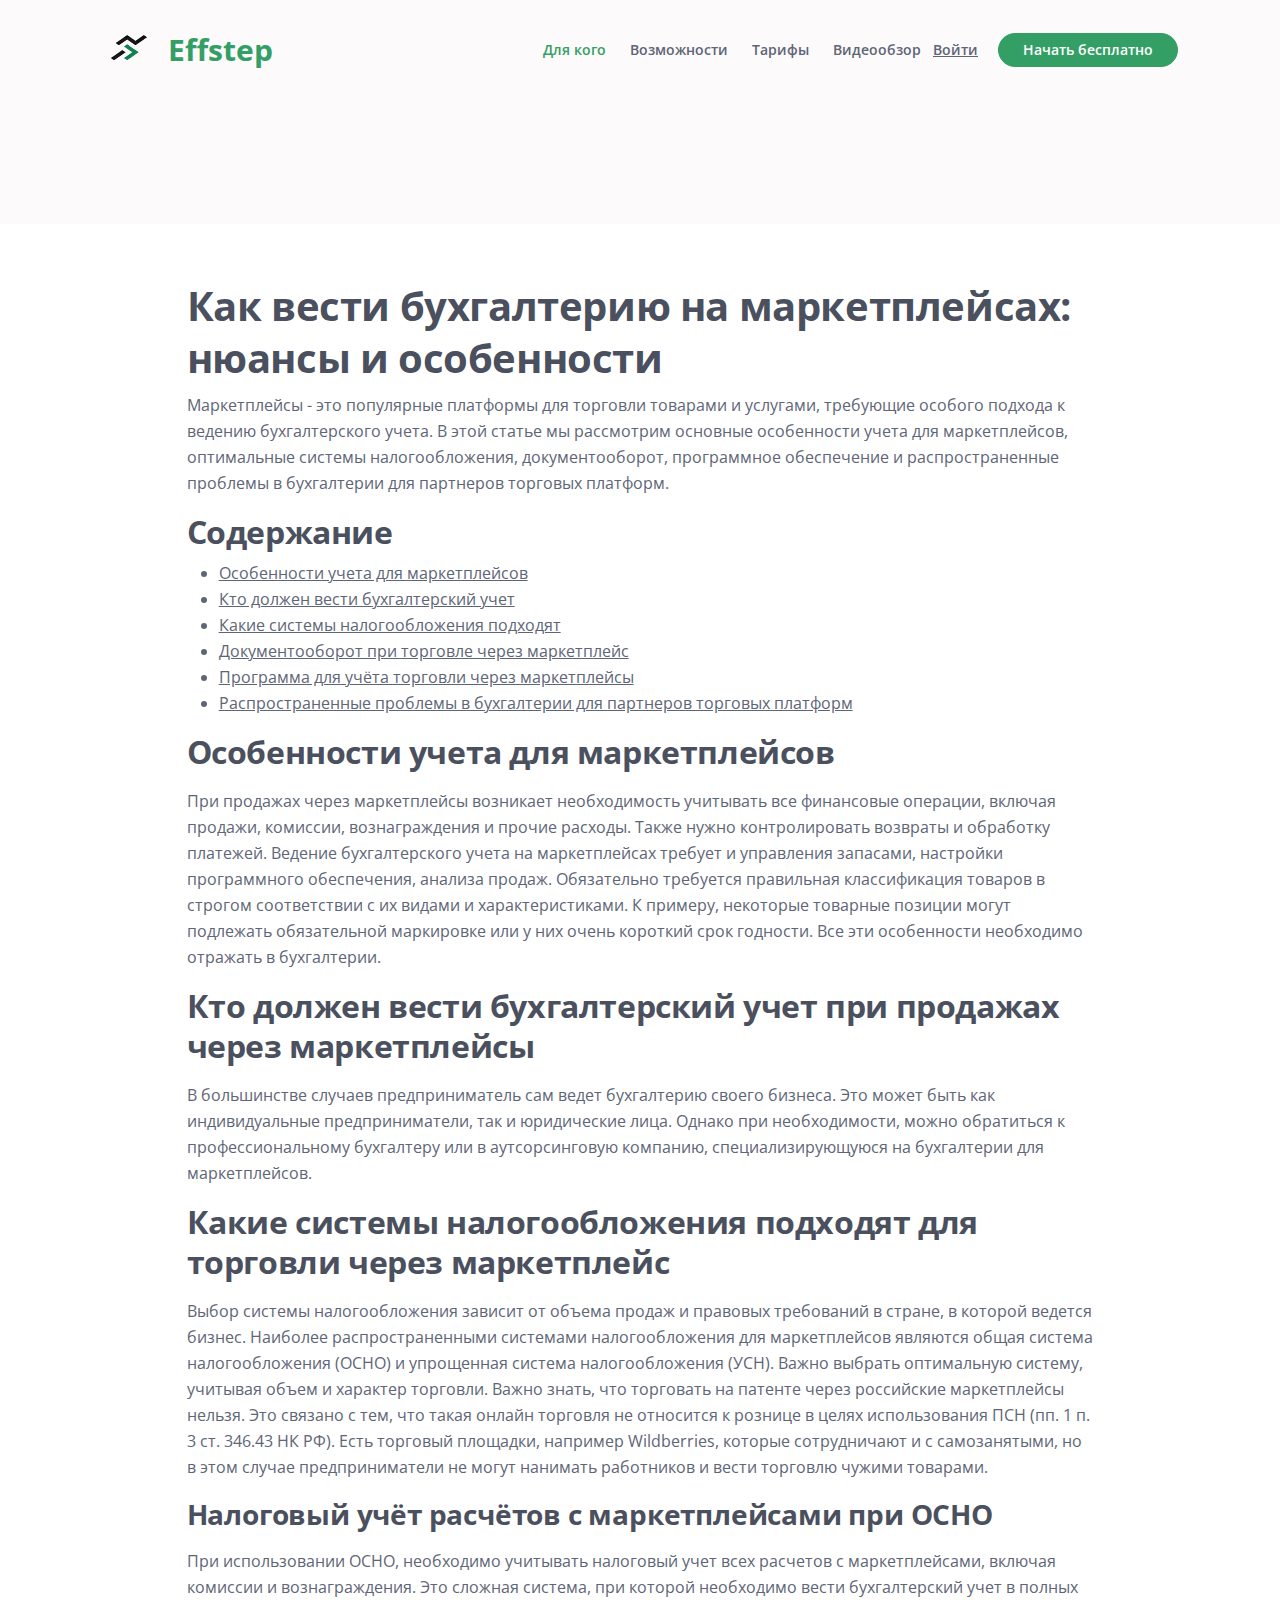
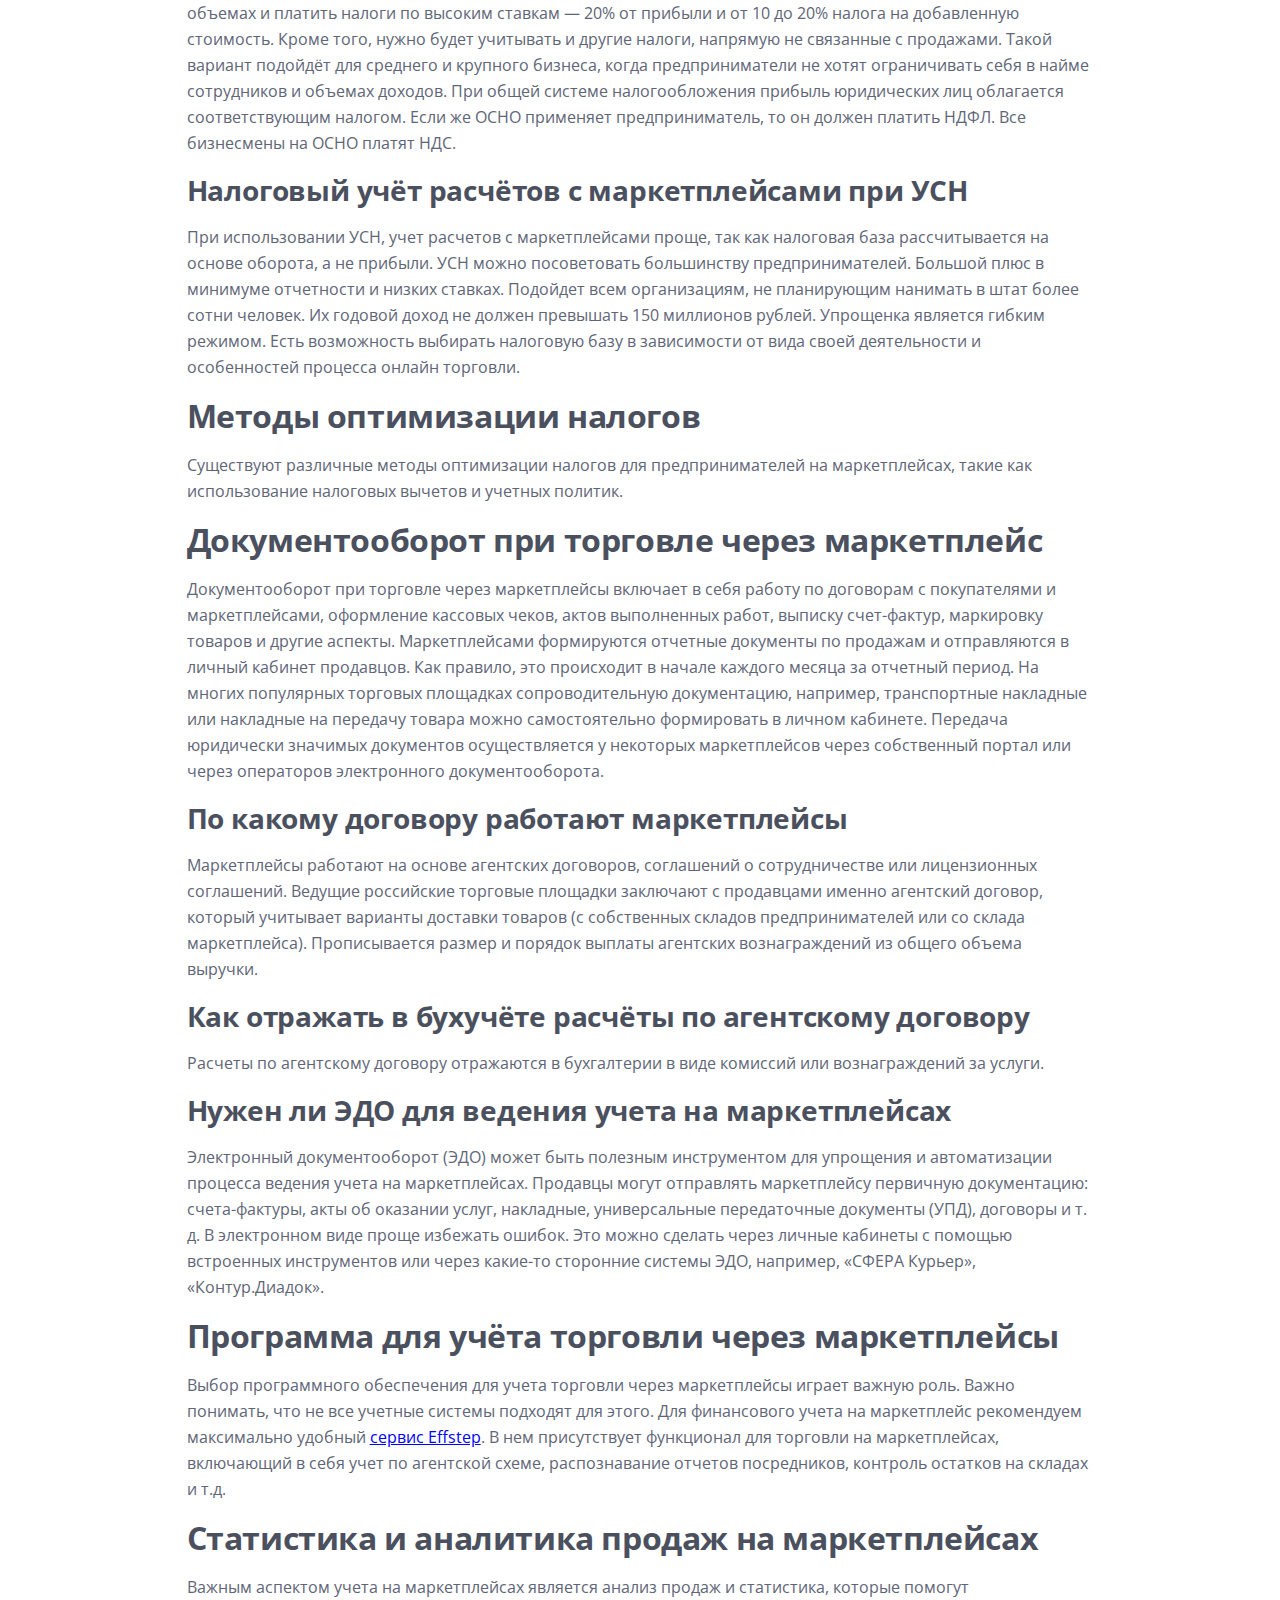
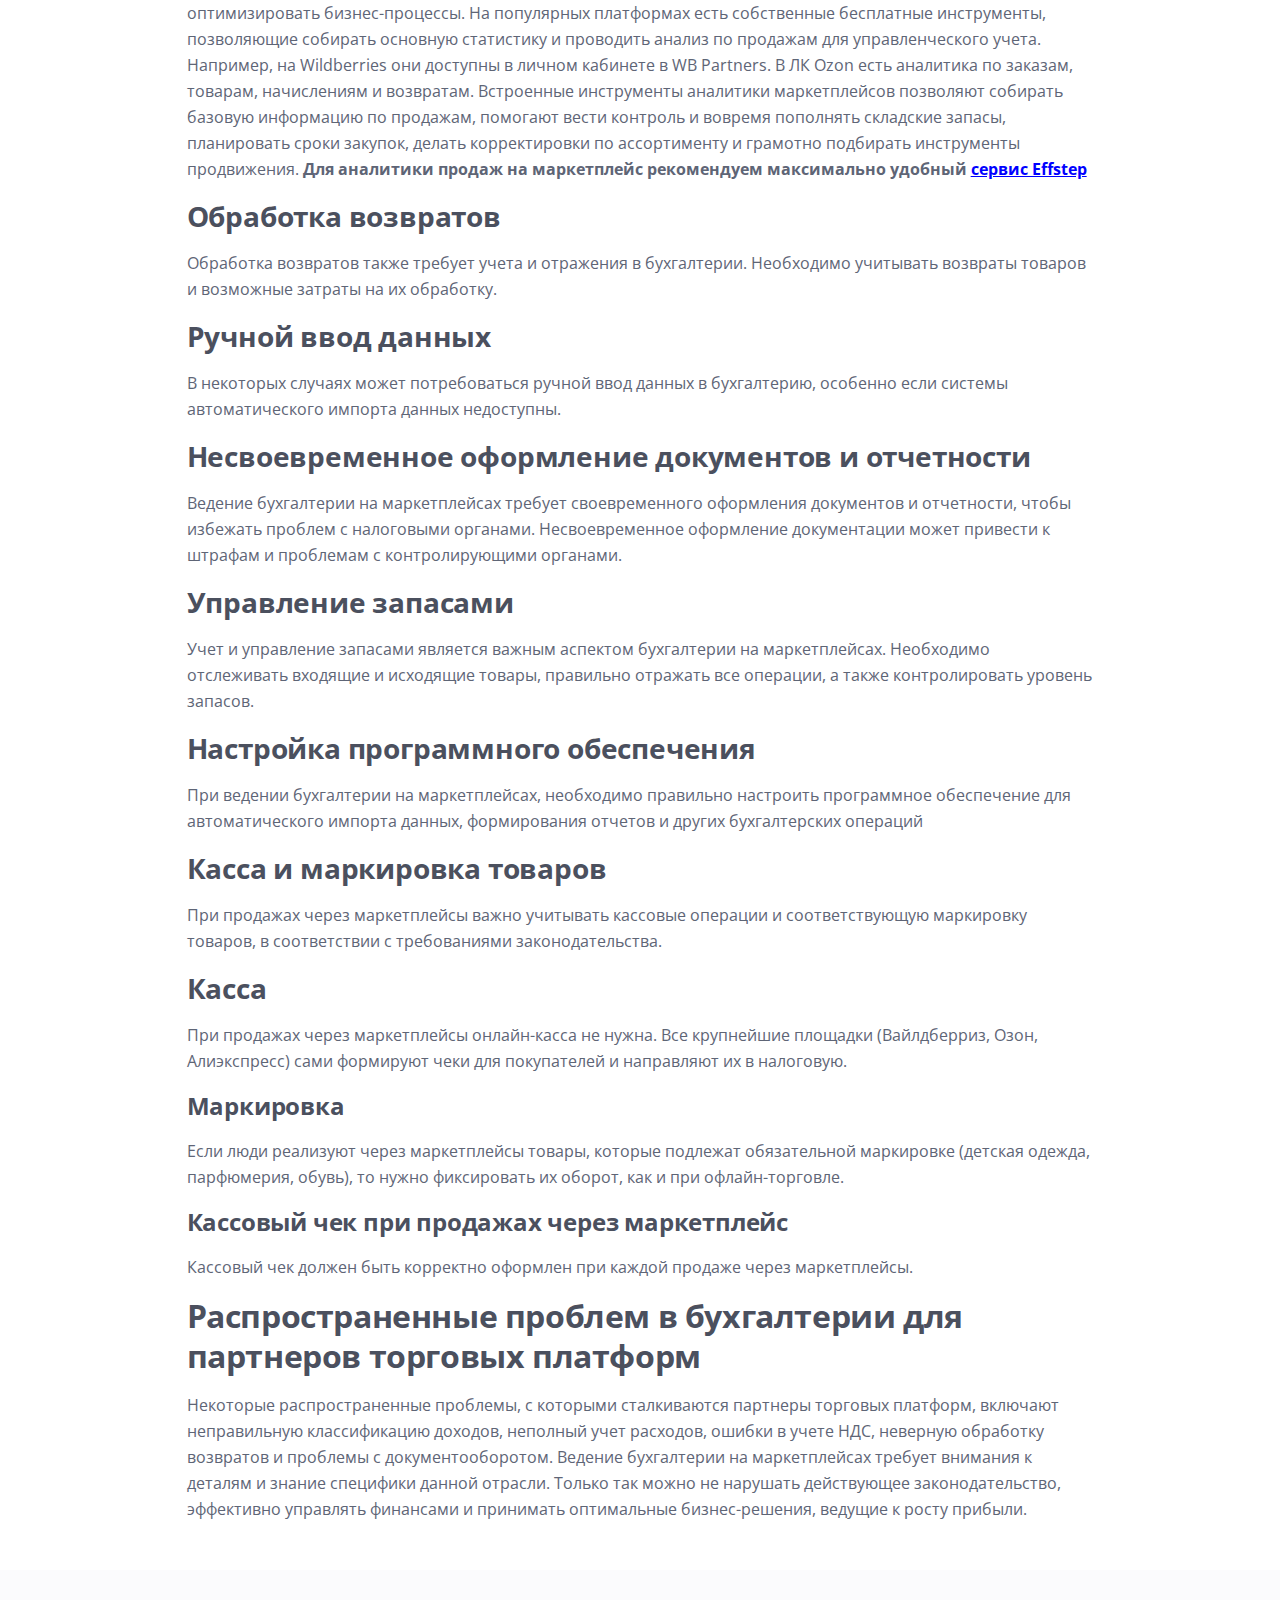
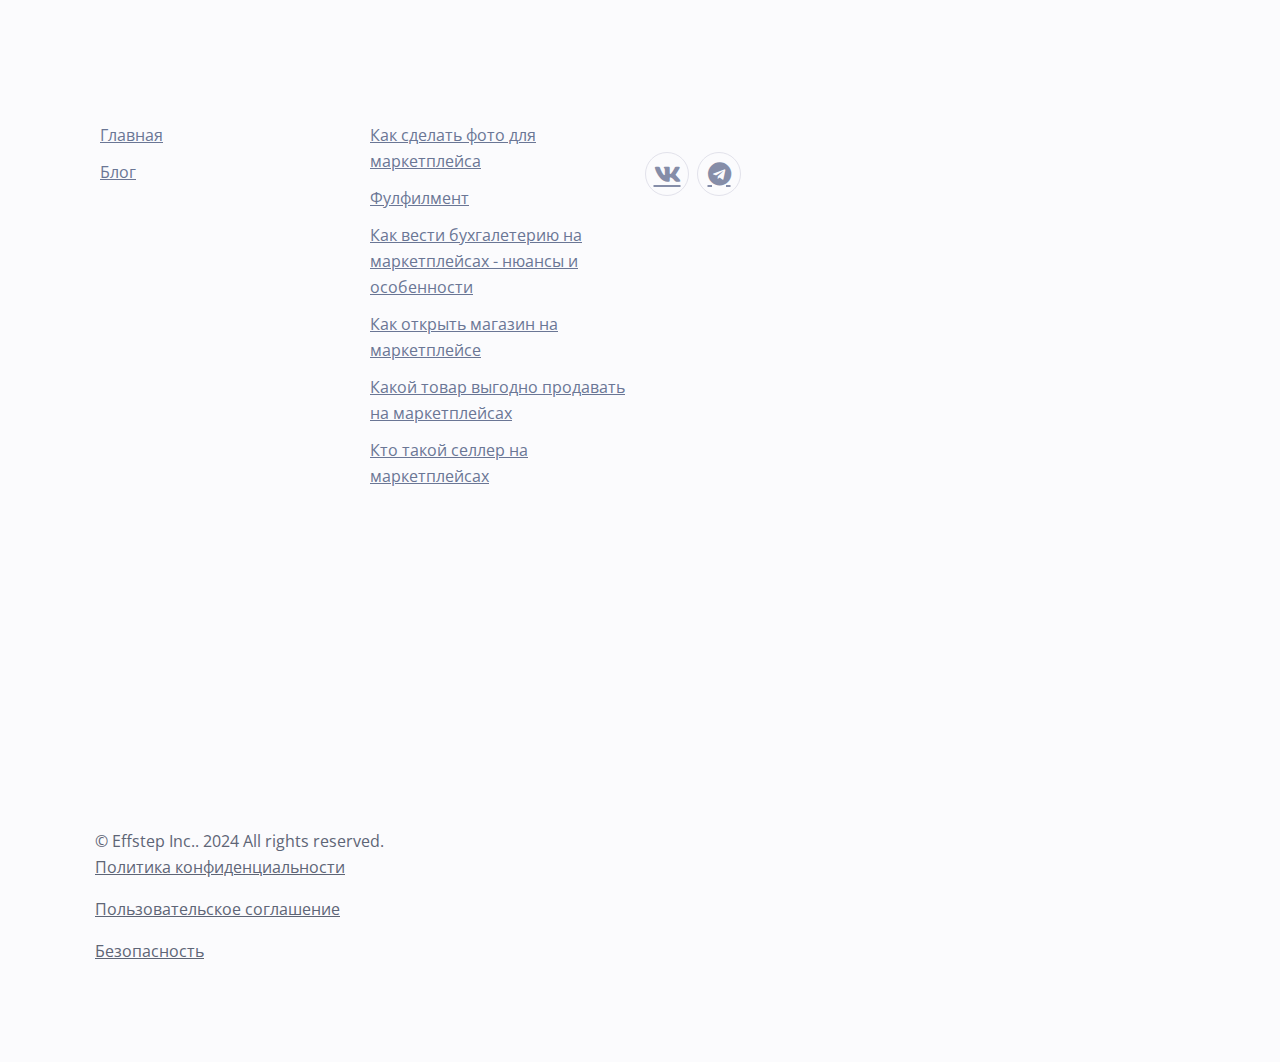
<file: howtostartfinance.html>
<!DOCTYPE html>
<html lang="en">
<head>
    <meta charset="utf-8">
    <meta name="viewport" content="width=device-width, initial-scale=1, shrink-to-fit=no">
    
    <!-- SEO Meta Tags -->
    <meta name="description" content="Your description">
    <meta name="author" content="Your name">

    <!-- OG Meta Tags to improve the way the post looks when you share the page on Facebook, Twitter, LinkedIn -->
	<meta property="og:site_name" content="" /> <!-- website name -->
	<meta property="og:site" content="" /> <!-- website link -->
	<meta property="og:title" content=""/> <!-- title shown in the actual shared post -->
	<meta property="og:description" content="" /> <!-- description shown in the actual shared post -->
	<meta property="og:image" content="" /> <!-- image link, make sure it's jpg -->
	<meta property="og:url" content="" /> <!-- where do you want your post to link to -->
	<meta name="twitter:card" content="summary_large_image"> <!-- to have large image post format in Twitter -->

    <!-- Webpage Title -->
    <title>Article Details - Nubis</title>
    
       <!-- Styles -->
       <link href="https://fonts.googleapis.com/css2?family=Open+Sans:ital,wght@0,400;0,600;0,700;1,400&display=swap" rel="stylesheet">
       <link href="css/bootstrap.min.css" rel="stylesheet">
       <link href="css/fontawesome-all.min.css" rel="stylesheet">
       <link href="css/swiper.css" rel="stylesheet">
       <link href="css/styles.css" rel="stylesheet">
       
       <!-- Favicon  -->
       <link rel="icon" href="images/snapedit_1708362684603.png">
   </head>
   <body data-bs-spy="scroll" data-bs-target="#navbarExample">
       
       <!-- Navigation -->
       <nav id="navbarExample" class="navbar navbar-expand-lg fixed-top navbar-light" aria-label="Main navigation">
           <div class="container">
   
               <!-- Image Logo -->
               <a class="navbar-brand logo-image" href="index.html" ><img src="images/snapedit_1708362684603.png" alt="alternative"></a> 
   
               <!-- Text Logo - Use this if you don't have a graphic logo -->
               <a class="navbar-brand logo-text" href="index.html">Effstep</a>
   
               <button class="navbar-toggler p-0 border-0" type="button" id="navbarSideCollapse" aria-label="Toggle navigation">
                   <span class="navbar-toggler-icon"></span>
               </button>
   
               <div class="navbar-collapse offcanvas-collapse" id="navbarsExampleDefault">
                   <ul class="navbar-nav ms-auto navbar-nav-scroll">
                       <li class="nav-item">
                           <a class="nav-link active" aria-current="page" href="#services">Для кого</a>
                       </li>
                       <li class="nav-item">
                           <a class="nav-link" href="#customers">Возможности</a>
                       </li>
                       <li class="nav-item">
                           <a class="nav-link" href="#tarif">Тарифы</a>
                       </li>
                       <li class="nav-item">
                           <a class="nav-link" href="#video">Видеообзор</a>
                       </li>
                       <!-- <li class="nav-item dropdown">
                           <a class="nav-link dropdown-toggle" href="#" id="dropdown01" data-bs-toggle="dropdown" aria-expanded="false">Drop</a>
                           <ul class="dropdown-menu" aria-labelledby="dropdown01">
                               <li><a class="dropdown-item" href="article.html">Article Details</a></li>
                               <li><div class="dropdown-divider"></div></li>
                               <li><a class="dropdown-item" href="terms.html">Terms Conditions</a></li>
                               <li><div class="dropdown-divider"></div></li>
                               <li><a class="dropdown-item" href="privacy.html">Privacy Policy</a></li>
                           </ul>
                       </li>
                   </ul> -->
                   <span class="nav-item">
                       <a class="btn-solid-sm1" href="#modal">Войти</a>
                       <a class="btn-solid-sm" href="#contact", style="background-color: #349F65;">Начать бесплатно</a>
                   </span>
               </div> <!-- end of navbar-collapse -->
           </div> <!-- end of container -->
       </nav> <!-- end of navbar -->
       <!-- end of navigation -->


    <!-- Header -->
    <header class="ex-header">
      
    </header> <!-- end of ex-header -->
    <!-- end of header -->

<!-- В рассказе Зощенко "Фотокарточка" одному мужчине необходимо было сделать фото для пропуска. Однако на полученной карточке он обнаружил себя совсем не таким - с престарелой внешностью и впалыми щеками. Переделывать работу не захотели, а в милиции отказались ее принять. В отчаянии рассказчик захотел приобрести готовые снимки другого человека. Однако сержант указал мужчине, что на фото женщина, и это вызвало у стража порядка серьезные подозрения. Через неделю мучений рассказчик внешне стал похож на свою фотокопию  - у милиционера не было причин отказывать в выдаче пропуска. 

 

В этой статье блога мы дадим инструкцию, как сделать фотографии так, чтобы полученный товар удовлетворил ожидания клиента и не вызвал разочарования. 

  -->
    <!-- Basic -->
    <!-- <div class="ex-basic-1 pt-5 pb-5">
        <div class="container">
            <div class="row">
                <div class="col-lg-12">
                    <img class="img-fluid mt-5 mb-3" src="images/_106beb75-525b-42b8-a88e-2f834cc1ca3c (1) 1 (1).png" alt="alternative">
                </div>  end of col -->
            </div> <!-- end of row -->
        </div> <!-- end of container -->
    <!-- </div> end of ex-basic-1 --> 
    <!-- end of basic -->


    <!-- Basic -->
    <div class="ex-basic-1 pt-4">
        <div class="container">
            <div class="row">
                <div class="col-xl-10 offset-xl-1">
                    <h1>Как вести бухгалтерию на маркетплейсах: нюансы и особенности  </h1>
                   
                   <p>Маркетплейсы - это популярные платформы для торговли товарами и услугами, требующие особого подхода к ведению бухгалтерского учета. В этой статье мы рассмотрим основные особенности учета для маркетплейсов, оптимальные системы налогообложения, документооборот, программное обеспечение и распространенные проблемы в бухгалтерии для партнеров торговых платформ. </p>
                  <h2>Содержание</h2>
                   <ul>
                    <li><a href="#1">Особенности учета для маркетплейсов</a></li>
                    <li><a href="#2">Кто должен вести бухгалтерский учет</a></li>
                    <li><a href="#3">Какие системы налогообложения подходят</a></li>
                    <li><a href="#4">Документооборот при торговле через маркетплейс</a></li>
                    <li><a href="#5">Программа для учёта торговли через маркетплейсы</a></li>
                    <li><a href="#6">Распространенные проблемы в бухгалтерии для партнеров торговых платформ</a></li>
                </ul>
                   
                   
                   
                   
                   <!-- <img class="img-fluid mb-5" src="images/photo_2024-03-13_20-39-34.jpg" alt="alternative">  -->
                    <h2  id="1"   class="mb-3">Особенности учета для маркетплейсов </h2>
                    <p>При продажах через маркетплейсы возникает необходимость учитывать все финансовые операции, включая продажи, комиссии, вознаграждения и прочие расходы. Также нужно контролировать возвраты и обработку платежей. Ведение бухгалтерского учета на маркетплейсах требует и управления запасами, настройки программного обеспечения,  анализа продаж. Обязательно требуется правильная классификация товаров в строгом соответствии с их видами и характеристиками. К примеру, некоторые товарные позиции могут подлежать обязательной маркировке или у них очень короткий срок годности. Все эти особенности необходимо отражать в бухгалтерии.  </p>
                    <h2 id="2" class="mb-3">Кто должен вести бухгалтерский учет при продажах через маркетплейсы </h2>
                    <p>В большинстве случаев предприниматель сам ведет бухгалтерию своего бизнеса.  Это может быть как индивидуальные предприниматели, так и юридические лица. Однако при необходимости, можно обратиться к профессиональному бухгалтеру или в аутсорсинговую компанию, специализирующуюся на бухгалтерии для маркетплейсов. </p>
                    
                    <h2 id="3" class="mb-3">Какие системы налогообложения подходят для торговли через маркетплейс </h2>

                    <p>Выбор системы налогообложения зависит от объема продаж и правовых требований в стране, в которой ведется бизнес. Наиболее распространенными системами налогообложения для маркетплейсов являются общая система налогообложения (ОСНО) и упрощенная система налогообложения (УСН). Важно выбрать оптимальную систему, учитывая объем и характер торговли. Важно знать, что торговать на патенте через российские маркетплейсы нельзя. Это связано с тем, что такая онлайн торговля не относится к рознице в целях использования ПСН (пп. 1 п. 3 ст. 346.43 НК РФ). Есть торговый площадки, например Wildberries, которые сотрудничают и с самозанятыми, но в этом случае предприниматели не могут нанимать работников и вести торговлю чужими товарами.  </p>
                    
                    <h3 class="mb-3">Налоговый учёт расчётов с маркетплейсами при ОСНО  </h3>
                    
                    <p>При использовании ОСНО, необходимо учитывать налоговый учет всех расчетов с маркетплейсами, включая комиссии и вознаграждения. Это сложная система, при которой необходимо вести бухгалтерский учет в полных объемах и платить налоги по высоким ставкам — 20% от прибыли и от 10 до 20% налога на добавленную стоимость. Кроме того, нужно будет учитывать и другие налоги, напрямую не связанные с продажами. Такой вариант подойдёт для среднего и крупного бизнеса, когда предприниматели не хотят ограничивать себя в найме сотрудников и объемах доходов. При общей системе налогообложения прибыль юридических лиц облагается соответствующим налогом. Если же ОСНО применяет предприниматель, то он должен платить НДФЛ. Все бизнесмены на ОСНО платят НДС. </p>
                    
                    <h3 class="mb-3">Налоговый учёт расчётов с маркетплейсами при УСН  </h3>
                    <p>При использовании УСН, учет расчетов с маркетплейсами проще, так как налоговая база рассчитывается на основе оборота, а не прибыли. УСН можно посоветовать большинству предпринимателей. Большой плюс в минимуме отчетности и низких ставках. Подойдет всем  

                        организациям, не планирующим нанимать в штат более сотни человек. Их годовой доход не должен превышать 150 миллионов рублей. Упрощенка является гибким режимом. Есть возможность выбирать налоговую базу в зависимости от вида своей деятельности и особенностей процесса онлайн торговли. </p>
                        <h2 class="mb-3">Методы оптимизации налогов  </h2>
                        <p>Существуют различные методы оптимизации налогов для предпринимателей на маркетплейсах, такие как использование налоговых вычетов и учетных политик. </p>

                        <h2 class="mb-3" id="4">Документооборот при торговле через маркетплейс </h2>
                        <p>Документооборот при торговле через маркетплейсы включает в себя работу по договорам с покупателями и маркетплейсами, оформление кассовых чеков, актов выполненных работ, выписку счет-фактур, маркировку товаров и другие аспекты. 

                            Маркетплейсами формируются отчетные документы по продажам и отправляются в личный кабинет продавцов. Как правило, это происходит в начале каждого месяца за отчетный период. На многих популярных торговых площадках сопроводительную документацию, например, транспортные накладные или накладные на передачу товара можно самостоятельно формировать в личном кабинете. Передача юридически значимых документов осуществляется у некоторых маркетплейсов через собственный портал или через  
                            
                            операторов электронного документооборота. </p>


                            <h3 class="mb-3">По какому договору работают маркетплейсы  </h3>
                            <p>Маркетплейсы работают на основе агентских договоров, соглашений о сотрудничестве или лицензионных соглашений. Ведущие российские торговые площадки заключают с продавцами именно агентский договор, который учитывает варианты доставки товаров (с собственных складов предпринимателей или со склада маркетплейса). Прописывается  размер и порядок выплаты агентских вознаграждений из общего объема выручки.  </p>
                            <h3 class="mb-3">Как отражать в бухучёте расчёты по агентскому договору  </h3>
                            <p>Расчеты по агентскому договору отражаются в бухгалтерии в виде комиссий или вознаграждений за услуги. </p>

                            <h3 class="mb-3">Нужен ли ЭДО для ведения учета на маркетплейсах   </h3>
                            <p>Электронный документооборот (ЭДО) может быть полезным инструментом для упрощения и автоматизации процесса ведения учета на маркетплейсах. Продавцы могут отправлять маркетплейсу первичную документацию: счета-фактуры, акты об оказании услуг, накладные, универсальные передаточные документы (УПД), договоры и т. д. В электронном виде проще избежать ошибок. Это можно сделать через личные кабинеты с помощью встроенных инструментов или через какие-то сторонние системы ЭДО, например, «СФЕРА Курьер»,  «Контур.Диадок». </p>



                            <h2 class="mb-3" id="5">Программа для учёта торговли через маркетплейсы  </h2>
                            <p>Выбор программного обеспечения для учета торговли через маркетплейсы играет важную роль. Важно понимать, что не все учетные системы подходят для этого. Для финансового учета на маркетплейс рекомендуем максимально удобный <a href="index.html" style="color:#0000FF">сервис Effstep</a>. В нем присутствует функционал для торговли на маркетплейсах, включающий в себя учет по агентской схеме, распознавание отчетов посредников, контроль остатков на складах и т.д. </p>
                            <h2 class="mb-3">Статистика и аналитика продаж на маркетплейсах   </h2>
                            <p>Важным аспектом учета на маркетплейсах является анализ продаж и статистика, которые помогут оптимизировать бизнес-процессы. На популярных платформах есть собственные  

                                бесплатные инструменты, позволяющие собирать основную статистику и проводить анализ по продажам для управленческого учета. Например, на Wildberries они доступны в личном кабинете в WB Partners. В ЛК Ozon есть аналитика по заказам, товарам, начислениям и возвратам. Встроенные инструменты аналитики маркетплейсов позволяют собирать базовую информацию по продажам, помогают вести контроль и вовремя пополнять складские запасы, планировать сроки закупок, делать корректировки по ассортименту и грамотно подбирать инструменты продвижения.  
                               <strong>Для аналитики продаж на маркетплейс рекомендуем максимально удобный <a href="index.html" style="color: #0000FF;">сервис Effstep</a> </strong> 
                            </p>



                            <h3 class="mb-3">Обработка возвратов  </h3>
                            <p>Обработка возвратов также требует учета и отражения в бухгалтерии. Необходимо учитывать возвраты товаров и возможные затраты на их обработку. </p>


                            <h3 class="mb-3">Ручной ввод данных   </h3>
                            <p>В некоторых случаях может потребоваться ручной ввод данных в бухгалтерию, особенно если системы автоматического импорта данных недоступны. </p>




                            <h3 class="mb-3">Несвоевременное оформление документов и отчетности  </h3>
                            <p>Ведение бухгалтерии на маркетплейсах требует своевременного оформления документов и отчетности, чтобы избежать проблем с налоговыми органами. Несвоевременное оформление документации может привести к штрафам и проблемам с контролирующими органами. </p>

                            <h3 class="mb-3">Управление запасами  </h3>
                            <p>Учет и управление запасами является важным аспектом бухгалтерии на маркетплейсах. Необходимо отслеживать входящие и исходящие товары, правильно отражать все операции, а также контролировать уровень запасов.  </p>

                            <h3 class="mb-3">Настройка программного обеспечения   </h3>
                            <p>При ведении бухгалтерии на маркетплейсах, необходимо правильно настроить программное обеспечение для автоматического импорта данных, формирования отчетов и других бухгалтерских операций</p>
                            

                            <h3 class="mb-3">Касса и маркировка товаров  </h3>
                            <p>При продажах через маркетплейсы важно учитывать кассовые операции и соответствующую маркировку товаров, в соответствии с требованиями законодательства. </p>


                            <h3 class="mb-3">Касса  </h3>
                            <p>При продажах через маркетплейсы онлайн-касса не нужна. Все крупнейшие площадки (Вайлдберриз, Озон, Алиэкспресс) сами формируют чеки для покупателей и направляют их в налоговую. </p>



                            <h4 class="mb-3">Маркировка </h4>
                            <p>Если люди реализуют через маркетплейсы товары, которые подлежат обязательной маркировке (детская одежда, парфюмерия, обувь), то нужно фиксировать их оборот, как и при офлайн-торговле. </p>


                            <h4 class="mb-3">Кассовый чек при продажах через маркетплейс  </h4>
                            <p>Кассовый чек должен быть корректно оформлен при каждой продаже через маркетплейсы. </p>



                            <h2 class="mb-3" id="6">Распространенные проблем в бухгалтерии для партнеров торговых платформ  </h2>
                            <p>Некоторые распространенные проблемы, с которыми сталкиваются партнеры торговых платформ, включают неправильную классификацию доходов, неполный учет расходов, ошибки в учете НДС, неверную обработку возвратов и проблемы с документооборотом. 

                                Ведение бухгалтерии на маркетплейсах требует внимания к деталям и знание специфики данной отрасли. Только так можно не нарушать действующее законодательство, эффективно управлять финансами и принимать оптимальные бизнес-решения, ведущие к росту прибыли.  </p>


                </div>
            </div>
        </div>
    </div>
    

    <!-- Cards -->
    <!-- <div class="ex-cards-1 pt-3 pb-3">
        <div class="container">
            <div class="row">
                <div class="col-lg-12">
                    
                     Card -->
                    <!-- <div class="card">
                        <ul class="list-unstyled">
                            <li class="d-flex">
                                <span class="fa-stack">
                                    <span class="fas fa-circle fa-stack-2x"></span>
                                    <span class="fa-stack-1x">1</span>
                                </span>
                                <div class="flex-grow-1">
                                    <h5>High Quality Service</h5>
                                    <p>Features include an eye catching morphtext in the header, details lightbox for more details information</p>
                                </div>
                            </li>
                        </ul>
                    </div> end of card -->
                    <!-- end of card -->
                    
                    <!-- Card -->
                    <!-- <div class="card">
                        <ul class="list-unstyled">
                            <li class="d-flex">
                                <span class="fa-stack">
                                    <span class="fas fa-circle fa-stack-2x"></span>
                                    <span class="fa-stack-1x">2</span>
                                </span>
                                <div class="flex-grow-1">
                                    <h5>Prompt Timely Delivery</h5>
                                    <p>Statistics numbers for important values, card slider for testimonials, image slider for customer logos</p>
                                </div>
                            </li>
                        </ul>
                    </div> end of card -->
                    <!-- end of card -->
                    
                    <!-- Card -->
                    <!-- <div class="card">
                        <ul class="list-unstyled">
                            <li class="d-flex">
                                <span class="fa-stack">
                                    <span class="fas fa-circle fa-stack-2x"></span>
                                    <span class="fa-stack-1x">2</span>
                                </span>
                                <div class="flex-grow-1">
                                    <h5>Skilled Team Involved</h5>
                                    <p>Some useful extra pages are bundled with the template lik article details, terms conditions and privacy policy</p>
                                </div>
                            </li>
                        </ul>
                    </div> end of card -->
                    <!-- end of card -->

                <!-- </div>  end of col -->   
            <!-- </div> end of row    -->
        </div> <!-- end of container -->   
    </div> <!-- end of ex-cards-1 -->
    <!-- end of cards --> 





    <footer class="new_footer_area bg_color">
        <div class="new_footer_top">
            <div class="container">
                <div class="row">
                    <div class="col-lg-3 col-md-6">
                        <div class="f_widget company_widget wow fadeInLeft" data-wow-delay="0.2s" style="visibility: visible; animation-delay: 0.2s; animation-name: fadeInLeft;">
                            <div class="col-lg-3 col-md-6">
                                <div class="f_widget about-widget pl_70 wow fadeInLeft" data-wow-delay="0.4s" style="visibility: visible; animation-delay: 0.4s; animation-name: fadeInLeft;">
                               
                                    <ul class="list-unstyled f_list">
                                        <li><a href="#">Главная</a></li>
                                       
                                        <li><a href="#">Блог</a></li>
                                        <!-- <li><a href="#">Desktop</a></li>
                                        <li><a href="#">Projects</a></li>
                                        <li><a href="#">My tasks</a></li> -->
                                    </ul>
                                </div>
                            </div>
                        </div>
                    </div>
                    
                    <div class="col-lg-3 col-md-6">
                        <div class="f_widget about-widget pl_70 wow fadeInLeft" data-wow-delay="0.6s" style="visibility: visible; animation-delay: 0.6s; animation-name: fadeInLeft;">
                           
                            <ul class="list-unstyled f_list">
                                <li><a href="photo.html">Как сделать фото для маркетплейса</a></li>
                                <li><a href="fufliment.html">Фулфилмент</a></li>
                                <li><a href="howtostartfinance.html">Как вести бухгалетерию на маркетплейсах - нюансы и особенности</a></li>
                                <li><a href="howtostartsell.html">Как открыть магазин на маркетплейсе</a></li>
                                <li><a href="whichggods.html">Какой товар выгодно продавать на маркетплейсах</a></li>
                                <li><a href="seller.html">Кто такой селлер на маркетплейсах</a></li>
                            </ul>
                        </div>
                    </div>
                    <!-- <div class="col-lg-3 col-md-6"> -->
                        <!-- <div class="f_widget about-widget pl_70 wow fadeInLeft" data-wow-delay="0.6s" style="visibility: visible; animation-delay: 0.6s; animation-name: fadeInLeft;">
                            <h3 class="f-title f_600 t_color f_size_18">Помощь</h3>
                            <ul class="list-unstyled f_list">
                                <li><a href="#">Как вести учёт продаж на маркетплейсах - Особенности налогового и бухгалтерского учёта </a></li>
                                <li><a href="#">Как начать продавать на маркетплейсах - Пошаговая инструкция с обзором популярных площадок</a></li>
                                <li><a href="#"> Что продавать на маркетплейсах - С чего начать продажи на маркетплейсах - Главные ошибки селлеров</a></li>
                                <li><a href="#">Кто такой менеджер маркетплейсов, чем занимается и солько зарабатывает</a></li>
                             
                            </ul>
                        </div>
                    </div> -->
                    <!-- <div class="col-lg-3 col-md-6">
                        <div class="f_widget about-widget pl_70 wow fadeInLeft" data-wow-delay="0.6s" style="visibility: visible; animation-delay: 0.6s; animation-name: fadeInLeft;">
                            <h3 class="f-title f_600 t_color f_size_18">Помощь</h3>
                            <ul class="list-unstyled f_list">
                                <li><a href="#"> легенда</a></li>
                                <li><a href="#">H1</a></li>
                                <li><a href="#">Тайтл </a></li>
                                <li><a href="#">Налчие ТЗ</a></li>
                                <li><a href="#">Готово</a></li>
                             
                            </ul>
                        </div>
                    </div> -->
                    
                    <div class="col-lg-3 col-md-6">
                        <div class="f_widget social-widget pl_70 wow fadeInLeft" data-wow-delay="0.8s" style="visibility: visible; animation-delay: 0.8s; animation-name: fadeInLeft;">
                            <h3 class="f-title f_600 t_color f_size_18"></h3>
                            <div class="f_social_icon">
                                <a href="https://vk.com/effstep?ysclid=lu7dktz2qd852531220" class="fab fa-vk"></a>
                                <a href="https://t.me/effstep" class="fab fa-telegram"></a>
                                <!-- <a href="#" class="fab fa-linkedin"></a>
                                <a href="#" class="fab fa-pinterest"></a> -->
                            </div>
                        </div>
                    </div>
                </div>
            </div>
            <div class="footer_bg">
                <div class="footer_bg_one"></div>
                <div class="footer_bg_two"></div>
            </div>
        </div>
        <div class="footer_bottom">
            <div class="container">
                <div class="row align-items-center">
                    <div class="col-lg-6 col-sm-7">
                        <p class="mb-0 f_400">© Effstep  Inc.. 2024 All rights reserved.</p>
                    </div>
                    <div class="col-lg-6 col-sm-5 text-right">
                        
    
                    </div>
                    <div class="col-lg-6 col-sm-5 text-right">
                        <p><i class="icon_heart"></i>  <a href="https://disk.yandex.ru/i/Wa7fAEPeecyRpA" target="_blank">Политика конфиденциальности</a></p>
                        <p><i class="icon_heart"></i>  <a href="https://disk.yandex.ru/i/kFvicrs1P69Kgg" target="_blank">Пользовательское соглашение
                        </a></p>
                        <p><i class="icon_heart"></i>  <a href="https://disk.yandex.ru/i/keK98jl77LvasA" target="_blank">Безопасность</a></p>
    
                    </div>
                    <div class="col-lg-6 col-sm-5 text-right">
                        
    
                    </div>
                </div>
            </div>
        </div>
    </footer>
        
    
        <!-- Back To Top Button -->
        <button onclick="topFunction()" id="myBtn">
            <img src="images/up-arrow.png" alt="alternative">
        </button>
        <!-- end of back to top button -->
            
        <!-- Scripts -->
        <script src="js/bootstrap.min.js"></script> <!-- Bootstrap framework -->
        <script src="js/swiper.min.js"></script> <!-- Swiper for image and text sliders -->
        <script src="js/scripts.js"></script> <!-- Custom scripts -->
        <!-- <script src="//code.jivo.ru/widget/EBbrnx3f3i" async></script> -->
    
    
    </body>
    </html>
</file>
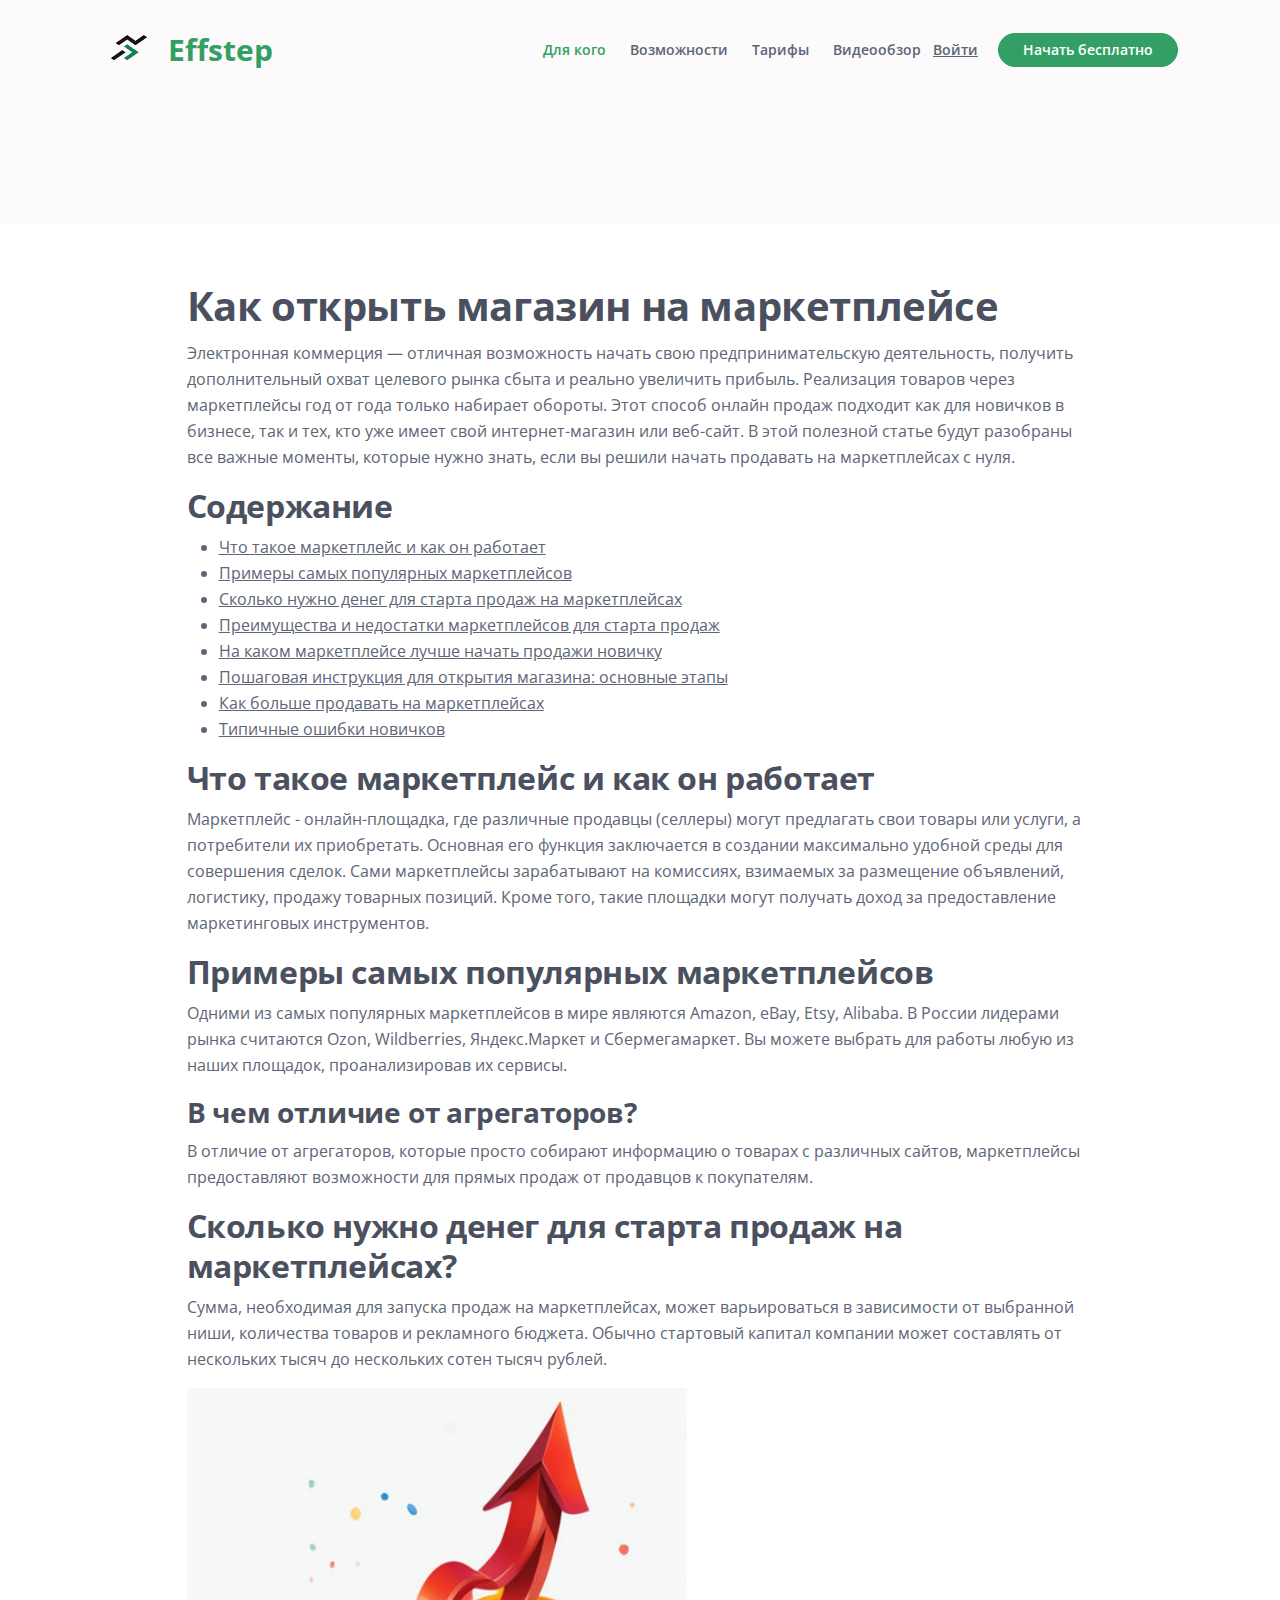
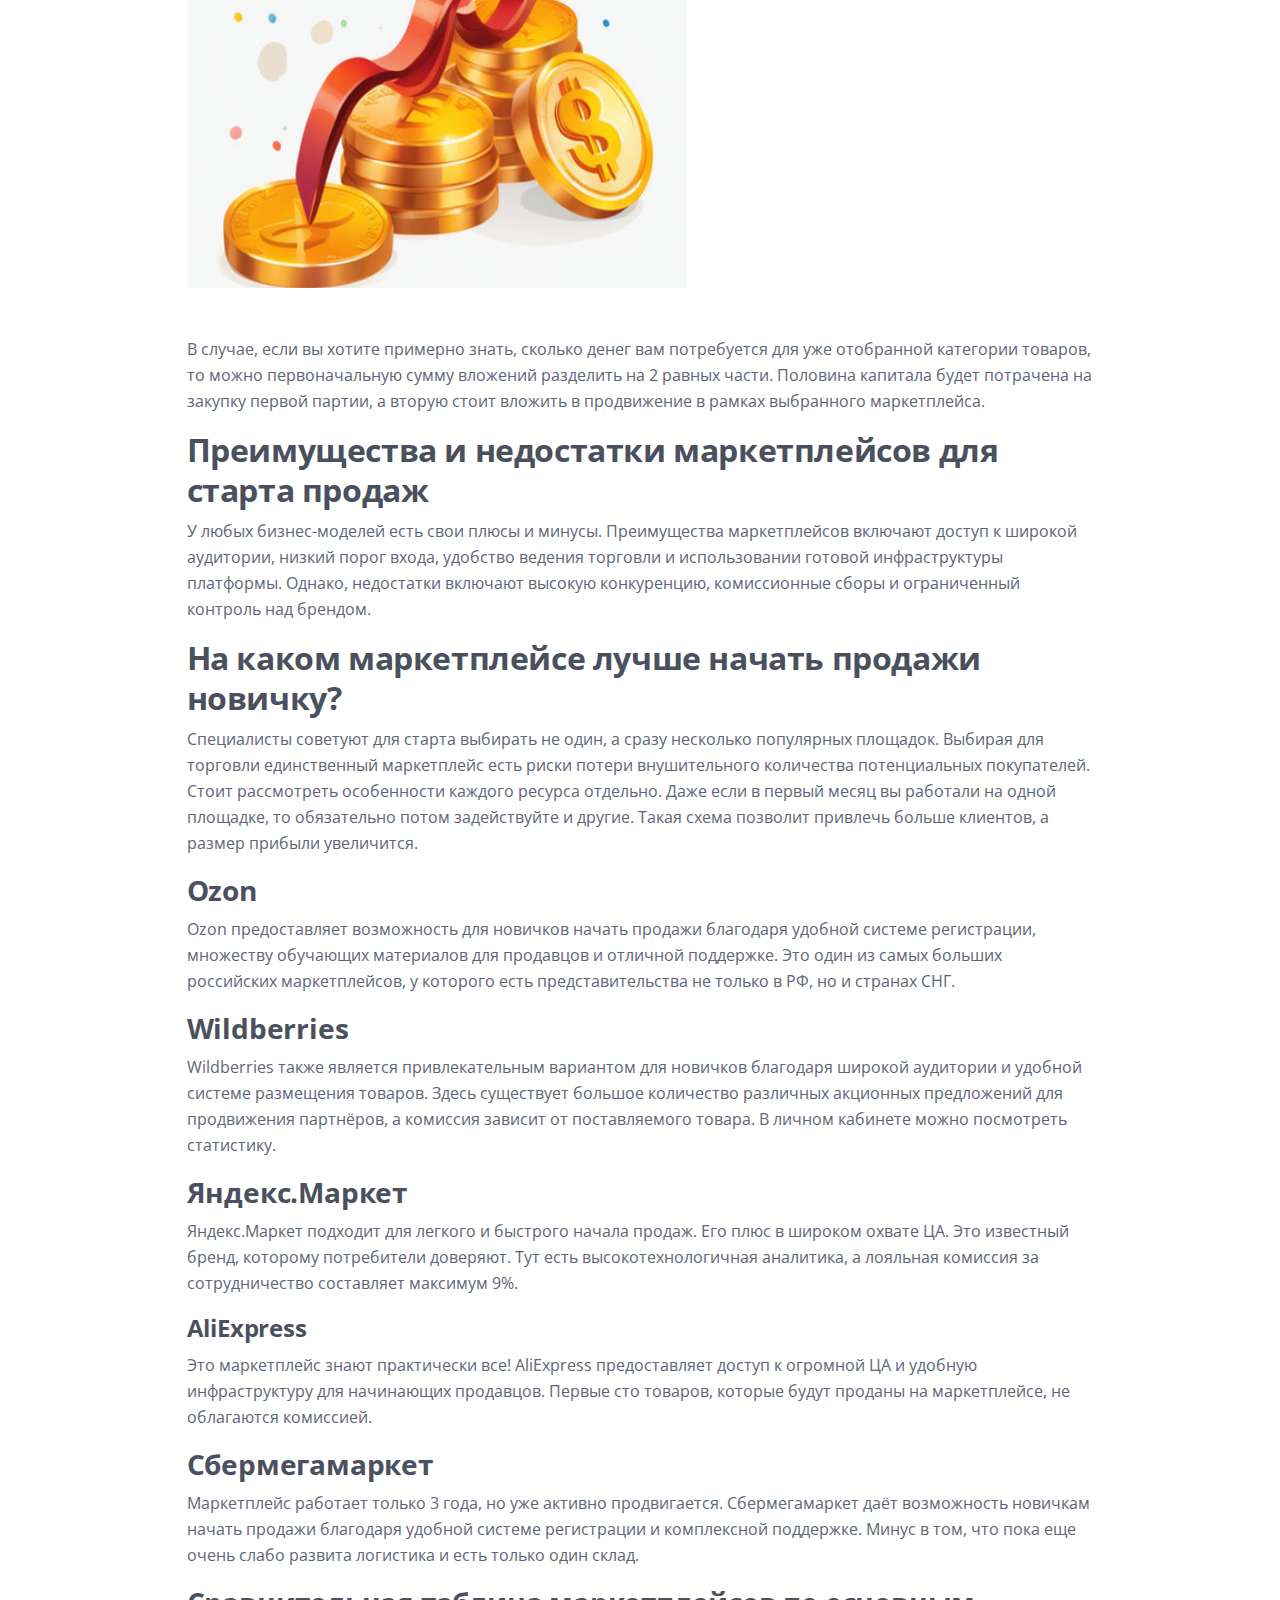
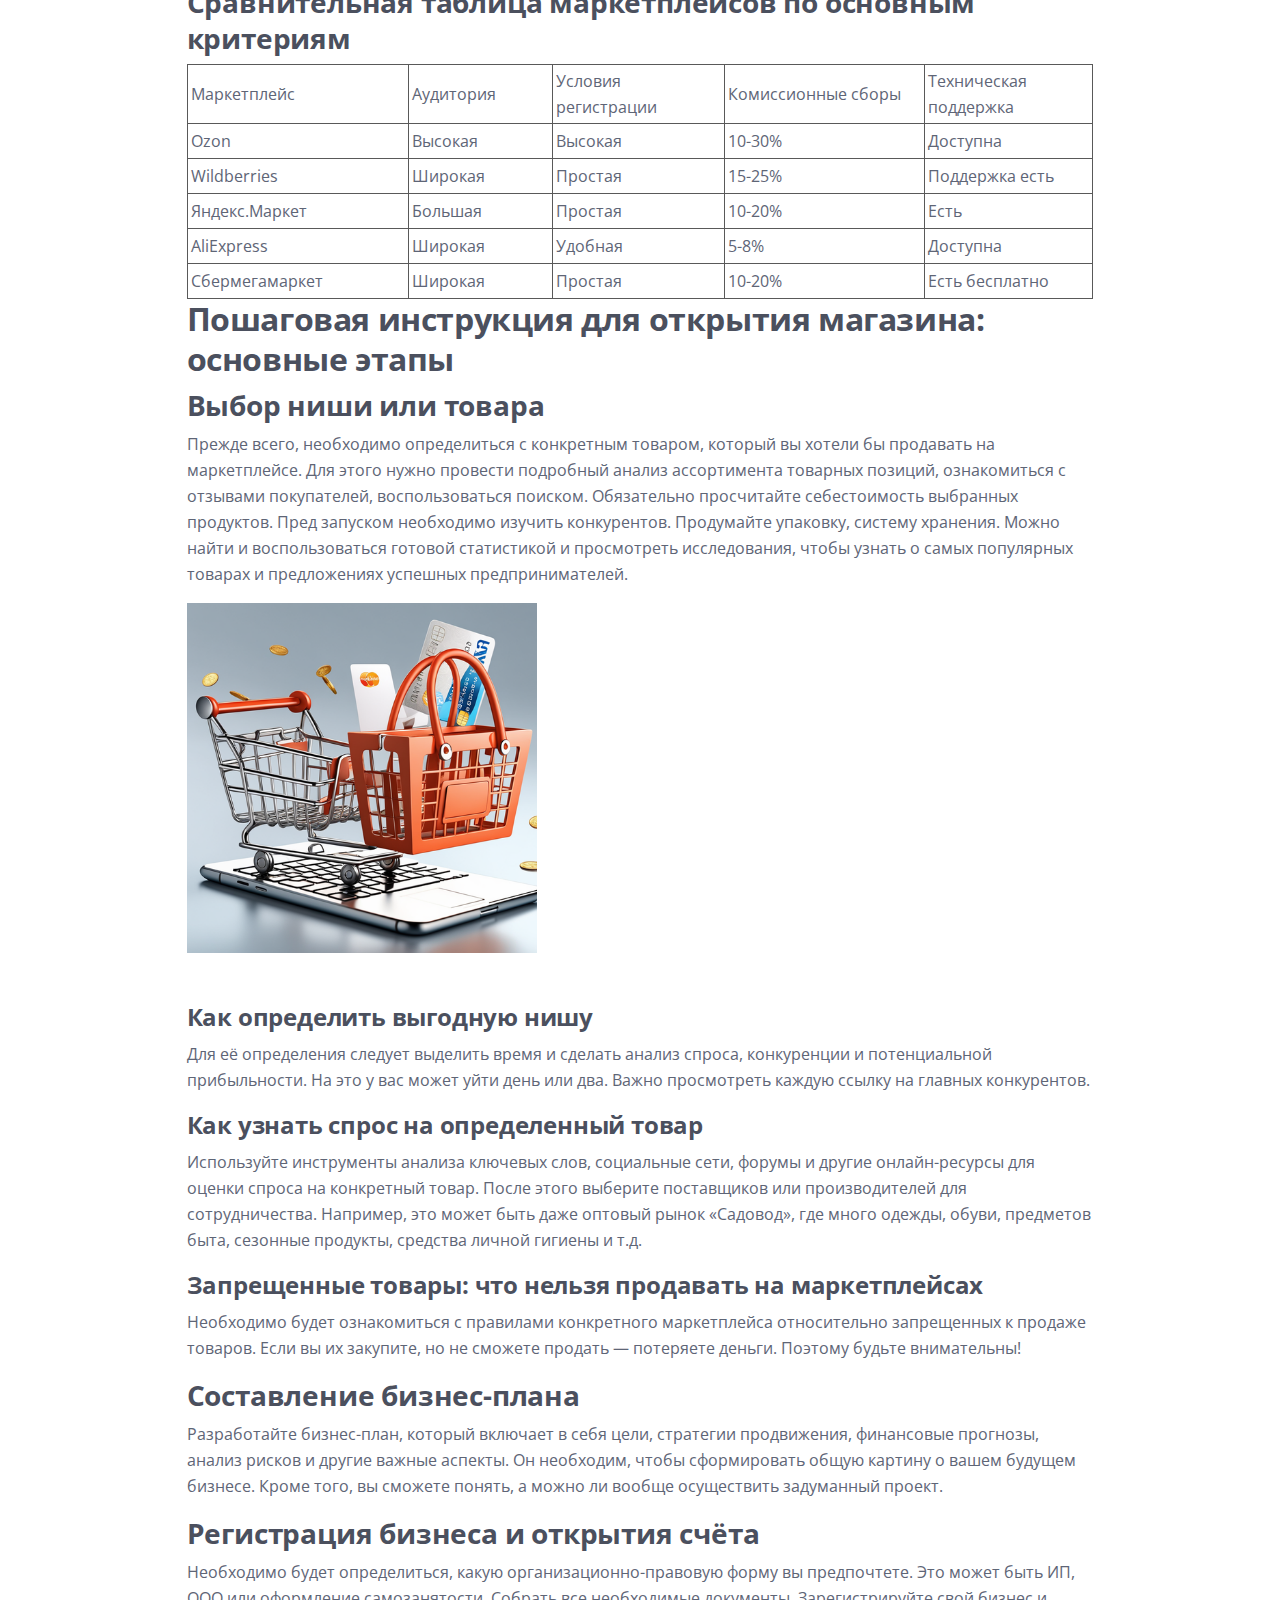
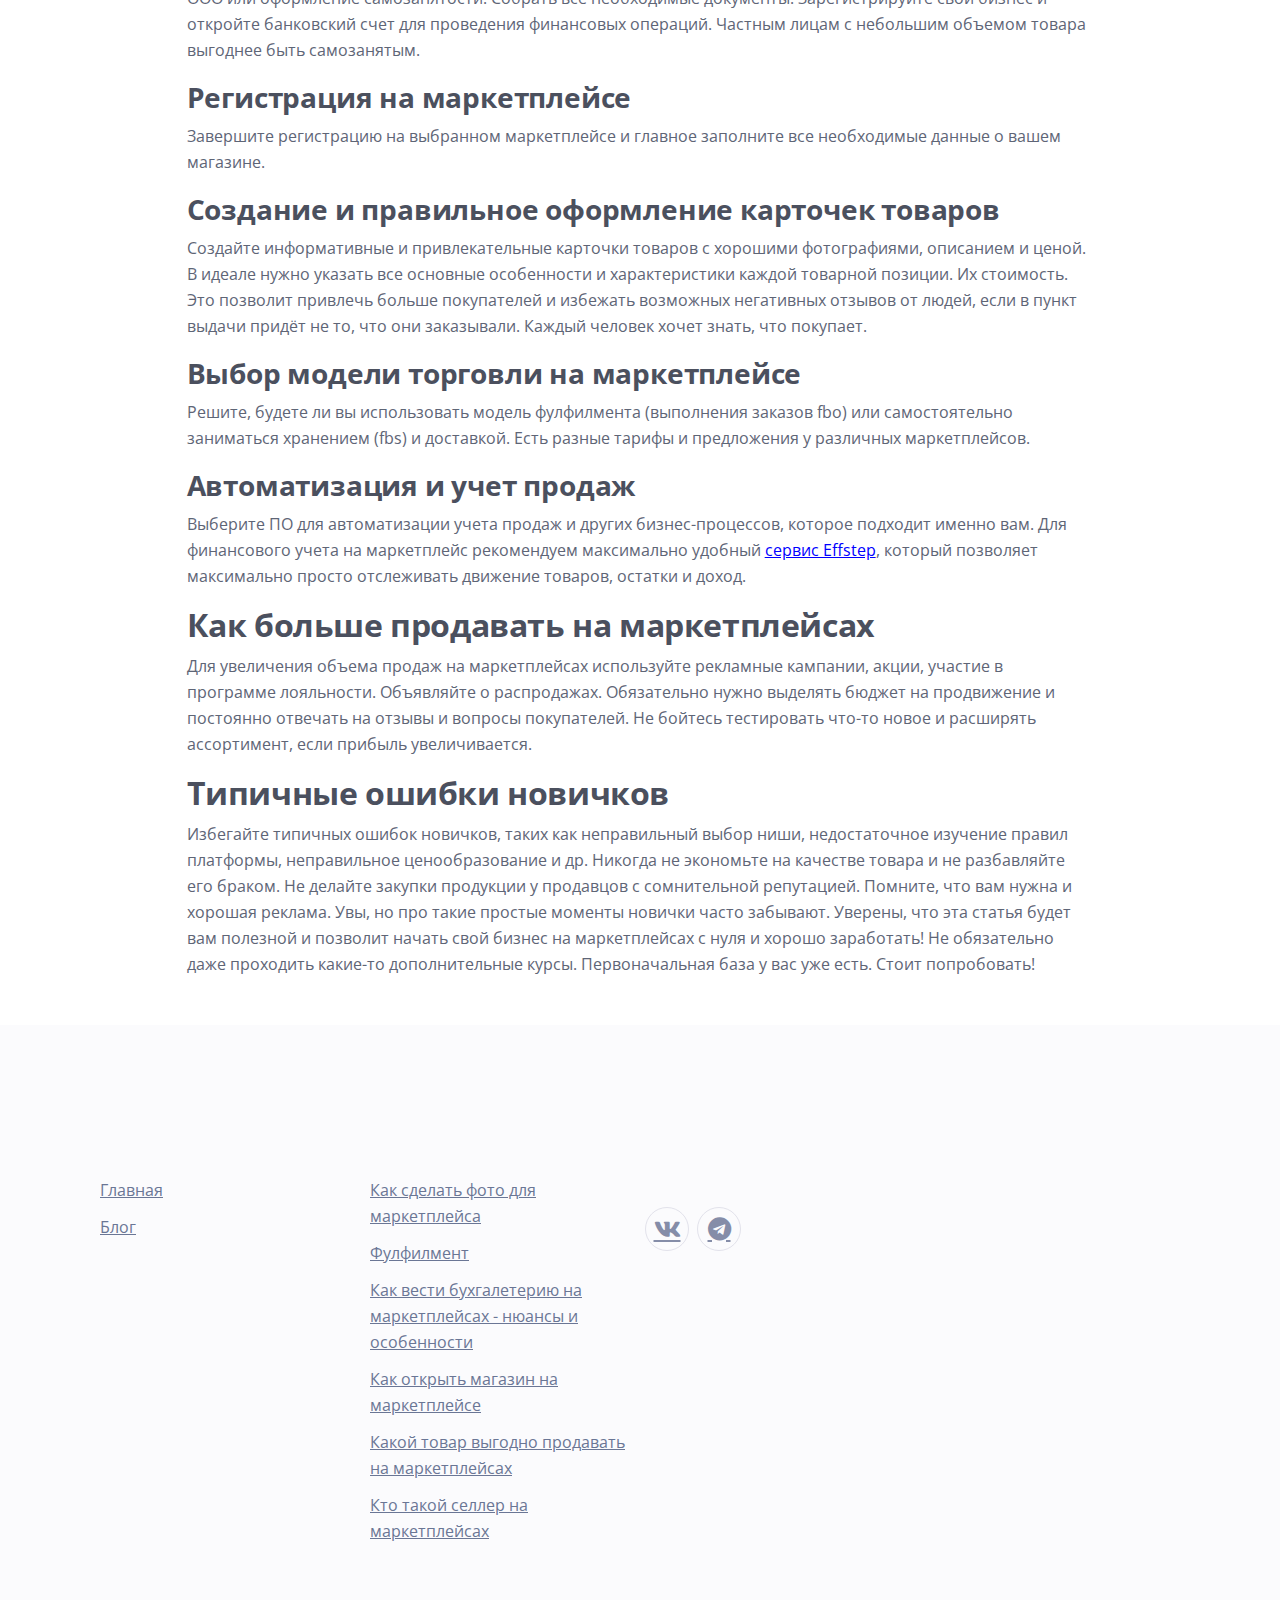
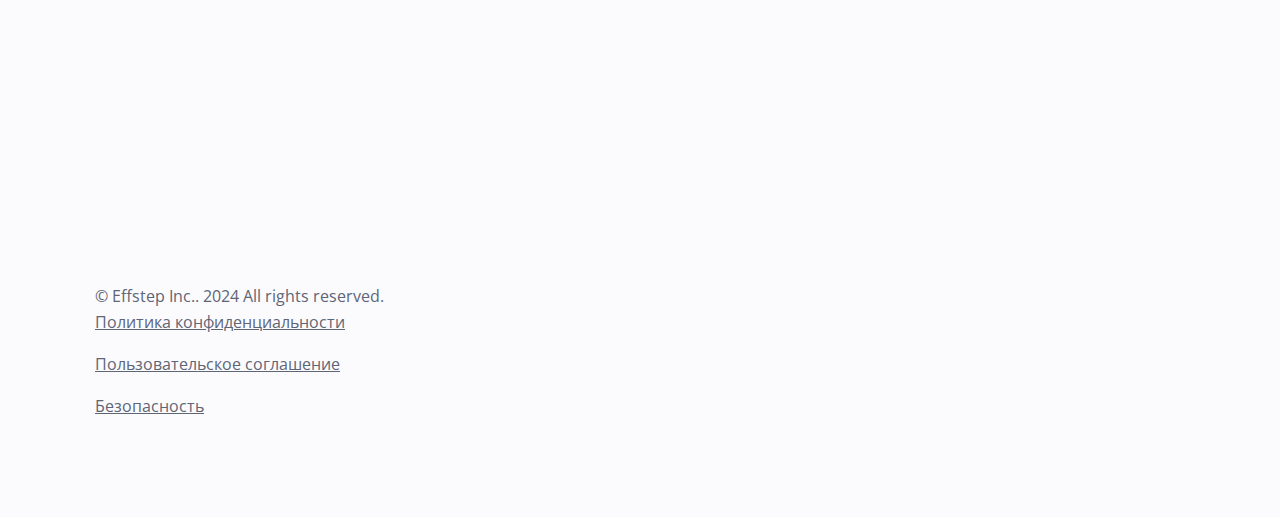
<file: howtostartsell.html>
<!DOCTYPE html>
<html lang="en">
<head>
    <meta charset="utf-8">
    <meta name="viewport" content="width=device-width, initial-scale=1, shrink-to-fit=no">
    
    <!-- SEO Meta Tags -->
    <meta name="description" content="Your description">
    <meta name="author" content="Your name">

    <!-- OG Meta Tags to improve the way the post looks when you share the page on Facebook, Twitter, LinkedIn -->
	<meta property="og:site_name" content="" /> <!-- website name -->
	<meta property="og:site" content="" /> <!-- website link -->
	<meta property="og:title" content=""/> <!-- title shown in the actual shared post -->
	<meta property="og:description" content="" /> <!-- description shown in the actual shared post -->
	<meta property="og:image" content="" /> <!-- image link, make sure it's jpg -->
	<meta property="og:url" content="" /> <!-- where do you want your post to link to -->
	<meta name="twitter:card" content="summary_large_image"> <!-- to have large image post format in Twitter -->

    <!-- Webpage Title -->
    <title>Article Details - Nubis</title>
    
       <!-- Styles -->
       <link href="https://fonts.googleapis.com/css2?family=Open+Sans:ital,wght@0,400;0,600;0,700;1,400&display=swap" rel="stylesheet">
       <link href="css/bootstrap.min.css" rel="stylesheet">
       <link href="css/fontawesome-all.min.css" rel="stylesheet">
       <link href="css/swiper.css" rel="stylesheet">
       <link href="css/styles.css" rel="stylesheet">
       
       <!-- Favicon  -->
       <link rel="icon" href="images/snapedit_1708362684603.png">
   </head>
   <body data-bs-spy="scroll" data-bs-target="#navbarExample">
       
       <!-- Navigation -->
       <nav id="navbarExample" class="navbar navbar-expand-lg fixed-top navbar-light" aria-label="Main navigation">
           <div class="container">
   
               <!-- Image Logo -->
               <a class="navbar-brand logo-image" href="index.html" ><img src="images/snapedit_1708362684603.png" alt="alternative"></a> 
   
               <!-- Text Logo - Use this if you don't have a graphic logo -->
               <a class="navbar-brand logo-text" href="index.html">Effstep</a>
   
               <button class="navbar-toggler p-0 border-0" type="button" id="navbarSideCollapse" aria-label="Toggle navigation">
                   <span class="navbar-toggler-icon"></span>
               </button>
   
               <div class="navbar-collapse offcanvas-collapse" id="navbarsExampleDefault">
                   <ul class="navbar-nav ms-auto navbar-nav-scroll">
                       <li class="nav-item">
                           <a class="nav-link active" aria-current="page" href="#services">Для кого</a>
                       </li>
                       <li class="nav-item">
                           <a class="nav-link" href="#customers">Возможности</a>
                       </li>
                       <li class="nav-item">
                           <a class="nav-link" href="#tarif">Тарифы</a>
                       </li>
                       <li class="nav-item">
                           <a class="nav-link" href="#video">Видеообзор</a>
                       </li>
                       <!-- <li class="nav-item dropdown">
                           <a class="nav-link dropdown-toggle" href="#" id="dropdown01" data-bs-toggle="dropdown" aria-expanded="false">Drop</a>
                           <ul class="dropdown-menu" aria-labelledby="dropdown01">
                               <li><a class="dropdown-item" href="article.html">Article Details</a></li>
                               <li><div class="dropdown-divider"></div></li>
                               <li><a class="dropdown-item" href="terms.html">Terms Conditions</a></li>
                               <li><div class="dropdown-divider"></div></li>
                               <li><a class="dropdown-item" href="privacy.html">Privacy Policy</a></li>
                           </ul>
                       </li>
                   </ul> -->
                   <span class="nav-item">
                       <a class="btn-solid-sm1" href="#modal">Войти</a>
                       <a class="btn-solid-sm" href="#contact", style="background-color: #349F65;">Начать бесплатно</a>
                   </span>
               </div> <!-- end of navbar-collapse -->
           </div> <!-- end of container -->
       </nav> <!-- end of navbar -->
       <!-- end of navigation -->


      <!-- Header -->
      <header class="ex-header">
       
    </header> <!-- end of ex-header -->
    <!-- end of header -->

<!-- В рассказе Зощенко "Фотокарточка" одному мужчине необходимо было сделать фото для пропуска. Однако на полученной карточке он обнаружил себя совсем не таким - с престарелой внешностью и впалыми щеками. Переделывать работу не захотели, а в милиции отказались ее принять. В отчаянии рассказчик захотел приобрести готовые снимки другого человека. Однако сержант указал мужчине, что на фото женщина, и это вызвало у стража порядка серьезные подозрения. Через неделю мучений рассказчик внешне стал похож на свою фотокопию  - у милиционера не было причин отказывать в выдаче пропуска. 

 

В этой статье блога мы дадим инструкцию, как сделать фотографии так, чтобы полученный товар удовлетворил ожидания клиента и не вызвал разочарования. 

  -->
    <!-- Basic -->
    <!-- <div class="ex-basic-1 pt-5 pb-5">
        <div class="container">
            <div class="row">
                <div class="col-lg-12">
                    <img class="img-fluid mt-5 mb-3" src="images/_106beb75-525b-42b8-a88e-2f834cc1ca3c (1) 1 (1).png" alt="alternative">
                </div>  end of col -->
             <!-- end of row -->
         <!-- end of container -->
    <!-- </div> end of ex-basic-1 --> 
    <!-- end of basic -->


    <!-- Basic -->
    <div class="ex-basic-1 pt-4">
        <div class="container">
            <div class="row">
                <div class="col-xl-10 offset-xl-1">
                    <h1>Как открыть магазин на маркетплейсе </h1>
                    
                    
                    
                    <p>Электронная коммерция — отличная возможность начать свою предпринимательскую деятельность, получить дополнительный охват целевого рынка сбыта и реально увеличить прибыль. Реализация товаров через маркетплейсы год от года только набирает обороты. Этот способ онлайн продаж подходит как для новичков в бизнесе, так и тех, кто уже имеет свой  интернет-магазин или веб-сайт. В этой полезной статье будут разобраны все важные моменты, которые нужно знать, если вы решили начать продавать на маркетплейсах с нуля. </p>
                    <h2>Содержание</h2>
                    

                    <ul>
                        <li><a href="#1">Что такое маркетплейс и как он работает</a></li>
                        <li><a href="#2">Примеры самых популярных маркетплейсов</a></li>
                        <li><a href="#startup-cost-marketplaces">Сколько нужно денег для старта продаж на маркетплейсах</a></li>
                        <li><a href="#3">Преимущества и недостатки маркетплейсов для старта продаж</a></li>
                        <li><a href="#4">На каком маркетплейсе лучше начать продажи новичку</a></li>
                        <li><a href="#5">Пошаговая инструкция для открытия магазина: основные этапы</a></li>
                        <li><a href="#6">Как больше продавать на маркетплейсах</a></li>
                        <li><a href="#7">Типичные ошибки новичков</a></li>
                    </ul>
                    <h2 id="1">Что такое маркетплейс и как он работает </h2>
                    <p>Маркетплейс - онлайн-площадка, где различные продавцы (селлеры) могут предлагать свои товары или услуги, а потребители их приобретать. Основная его функция заключается в создании максимально удобной среды для совершения сделок. Сами маркетплейсы зарабатывают на комиссиях, взимаемых за размещение объявлений, логистику, продажу товарных позиций. Кроме того, такие площадки могут получать доход за предоставление маркетинговых инструментов.  </p>
                    
                    <h2 id="2">Примеры самых популярных маркетплейсов </h2>
                    <p>Одними из самых популярных маркетплейсов в мире являются Amazon, eBay, Etsy, Alibaba. В России лидерами рынка считаются Ozon, Wildberries, Яндекс.Маркет и Сбермегамаркет. Вы можете выбрать для работы любую из наших площадок, проанализировав их сервисы.  </p>
                    
                    <h3>В чем отличие от агрегаторов?  </h3>
                    
                    <p>В отличие от агрегаторов, которые просто собирают информацию о товарах с различных сайтов, маркетплейсы предоставляют возможности для прямых продаж от продавцов к покупателям. </p>
                    
                    <h2 id="3">Сколько нужно денег для старта продаж на маркетплейсах? </h2>
                    <p>Сумма, необходимая для запуска продаж на маркетплейсах, может варьироваться в зависимости от выбранной ниши, количества товаров и рекламного бюджета. Обычно стартовый капитал компании может составлять от нескольких тысяч до нескольких сотен тысяч рублей. </p>
                    <img class="img-fluid mb-5" src="images/Screenshot_671.png" alt="alternative" style="width: 500px; height: 500px;">
                    <p>В случае, если вы хотите примерно знать, сколько денег вам потребуется для уже отобранной категории товаров, то можно первоначальную сумму вложений разделить на 2 равных части. Половина капитала будет потрачена на закупку первой партии, а вторую стоит вложить в продвижение в рамках выбранного маркетплейса. </p>
                    <h2>Преимущества и недостатки маркетплейсов для старта продаж </h2>

                    <p>У любых бизнес-моделей есть свои плюсы и минусы. Преимущества маркетплейсов включают доступ к широкой аудитории, низкий порог входа, удобство ведения торговли и использовании готовой инфраструктуры платформы. 

                        Однако, недостатки включают высокую конкуренцию, комиссионные сборы и ограниченный контроль над брендом. </p>




                    <h2 id="4">На каком маркетплейсе лучше начать продажи новичку? </h2>
                    <p>Специалисты советуют для старта выбирать не один, а сразу несколько популярных площадок. Выбирая для торговли единственный маркетплейс есть риски потери внушительного количества потенциальных покупателей. Стоит рассмотреть особенности каждого ресурса отдельно. Даже если в первый месяц вы работали на одной площадке, то обязательно потом задействуйте и другие. Такая схема позволит привлечь больше клиентов, а размер прибыли увеличится.  </p>
                    
                    <h3>Ozon </h3>
                    <p>Ozon предоставляет возможность для новичков начать продажи благодаря удобной системе регистрации, множеству обучающих материалов для продавцов и отличной поддержке. Это один из самых больших российских маркетплейсов, у которого есть представительства не только в РФ, но и странах СНГ.  </p>
                    
                    <h3>Wildberries </h3>
                    <p>Wildberries также является привлекательным вариантом для новичков благодаря широкой аудитории и удобной системе размещения товаров. Здесь существует большое количество различных акционных предложений для продвижения партнёров, а комиссия зависит от поставляемого товара. В личном кабинете можно посмотреть статистику.</p>
                    

                    <h3>Яндекс.Маркет </h3>
                    <p>Яндекс.Маркет подходит для легкого и быстрого начала продаж. Его плюс в широком охвате ЦА. Это известный бренд, которому потребители доверяют. Тут есть высокотехнологичная аналитика, а лояльная комиссия за сотрудничество составляет максимум 9%.  </p>
                    <h4>AliExpress </h4>
                    <p>Это маркетплейс знают практически все! AliExpress предоставляет доступ к огромной ЦА и удобную инфраструктуру для начинающих продавцов. Первые сто товаров, которые будут проданы на маркетплейсе, не облагаются комиссией. </p>

                    <h3>Сбермегамаркет </h3>
                    <p>Маркетплейс работает только 3 года, но уже активно продвигается. Сбермегамаркет даёт возможность новичкам начать продажи благодаря удобной системе регистрации и комплексной поддержке. Минус в том, что пока еще очень слабо развита логистика и есть только один склад.</p>
                    

                    <h3>Сравнительная таблица маркетплейсов по основным критериям </h3>

                    <table class="iksweb">
                        <tbody>
                            <tr>
                                <td>Маркетплейс</td>
                                <td>Аудитория </td>
                                <td>Условия регистрации  </td>
                                <td>Комиссионные сборы  </td>
                                <td>Техническая поддержка  </td>
                            </tr>
                            <tr>
                                <td>Ozon    </td>
                                <td>Высокая </td>
                                <td>Высокая </td>
                                <td>10-30%  </td>
                                <td>Доступна </td>
                            </tr>
                            <tr>
                                <td>Wildberries </td>
                                <td>Широкая </td>
                                <td>Простая  </td>
                                <td>15-25%    </td>
                                <td>Поддержка есть  </td>
                            </tr>
                            <tr>
                                <td>Яндекс.Маркет</td>
                                <td>Большая </td>
                                <td>Простая  </td>
                                <td>10-20%    </td>
                                <td>Есть  </td>
                            </tr>
                            <tr>
                                <td>AliExpress  </td>
                                <td>Широкая </td>
                                <td>Удобная  </td>
                                <td>5-8%   </td>
                                <td>Доступна </td>
                            </tr>
                            <tr>
                                <td>Сбермегамаркет </td>
                                <td>Широкая  </td>
                                <td>Простая  </td>
                                <td>10-20% </td>
                                <td>Есть бесплатно </td>
                            </tr>
                        </tbody>
                    </table>

                    <h2 id="5">Пошаговая инструкция для открытия магазина: основные этапы </h2>
                    <h3>Выбор ниши или товара </h3>
                    <p>Прежде всего, необходимо определиться с конкретным товаром, который вы хотели бы продавать на маркетплейсе. Для этого нужно провести подробный анализ ассортимента товарных позиций, ознакомиться с отзывами покупателей, воспользоваться поиском. Обязательно просчитайте себестоимость выбранных продуктов. Пред запуском необходимо изучить конкурентов. Продумайте упаковку, систему хранения. Можно найти и воспользоваться готовой статистикой и просмотреть исследования, чтобы узнать о самых популярных товарах и предложениях успешных предпринимателей.  </p>
                    <img class="img-fluid mb-5" src="images/online_shopping_on_the_website_and_mobile_app_conceptual_illustration.png" alt="alternative">
                    <h4>Как определить выгодную нишу </h4>

                    <p>Для её определения следует выделить время и сделать анализ спроса, конкуренции и потенциальной прибыльности. На это у вас может уйти день или два. Важно просмотреть каждую ссылку на главных конкурентов.  </p>
                    <h4>Как узнать спрос на определенный товар </h4>
                    <p>Используйте инструменты анализа ключевых слов, социальные сети, форумы и другие онлайн-ресурсы для оценки спроса на конкретный товар. После этого выберите поставщиков или производителей для сотрудничества. Например, это может быть даже оптовый рынок «Садовод», где много одежды, обуви, предметов быта, сезонные продукты, средства личной гигиены и т.д. </p>
                    <h4>Запрещенные товары: что нельзя продавать на маркетплейсах </h4>
                    <p>Необходимо будет ознакомиться с правилами конкретного маркетплейса относительно запрещенных к продаже товаров. Если вы их закупите, но не сможете продать — потеряете деньги. Поэтому будьте внимательны!  </p>
                    
                    <h3>Составление бизнес-плана </h3>

                    <p>
                        Разработайте бизнес-план, который включает в себя цели, стратегии продвижения, финансовые прогнозы, анализ рисков и другие важные аспекты. Он необходим, чтобы сформировать общую картину о вашем будущем бизнесе. Кроме того, вы сможете понять, а можно ли вообще осуществить задуманный проект.  
                    </p>

                    <h3>Регистрация бизнеса и открытия счёта </h3>
                    <p>Необходимо будет определиться, какую организационно-правовую форму вы предпочтете. Это может быть ИП, ООО или оформление самозанятости. Собрать все необходимые документы. Зарегистрируйте свой бизнес и откройте банковский счет для проведения финансовых операций. Частным лицам с небольшим объемом товара выгоднее быть самозанятым.  </p>
                    
                    <h3>Регистрация на маркетплейсе </h3>
                    <p>Завершите регистрацию на выбранном маркетплейсе и главное заполните все необходимые данные о вашем магазине. </p>
                    <h3>Создание и правильное оформление карточек товаров </h3>
                    <p>Создайте информативные и привлекательные карточки товаров с хорошими фотографиями, описанием и ценой. В идеале нужно указать все основные особенности и характеристики каждой товарной позиции. Их стоимость. Это позволит привлечь больше покупателей и избежать возможных негативных отзывов от людей, если в пункт выдачи придёт не то, что они заказывали. Каждый человек хочет знать, что покупает.</p>
                    <h3>Выбор модели торговли на маркетплейсе </h3>
                    <p>Решите, будете ли вы использовать модель фулфилмента (выполнения заказов fbo) или самостоятельно заниматься хранением (fbs) и доставкой. Есть разные тарифы и предложения у различных маркетплейсов.  </p>
                    
                    <h3>Автоматизация и учет продаж </h3>
                    <p>Выберите ПО для автоматизации учета продаж и других бизнес-процессов, которое подходит именно вам. Для финансового учета на маркетплейс рекомендуем максимально удобный <a href="index.html" style="color:#0000FF;"> сервис Effstep</a>, который позволяет максимально просто отслеживать движение товаров, остатки и доход. </p>
                    <h2 id="6">Как больше продавать на маркетплейсах </h2>
                    <p>Для увеличения объема продаж на маркетплейсах используйте рекламные кампании, акции,  участие в программе лояльности. Объявляйте о распродажах. Обязательно нужно выделять бюджет на продвижение и постоянно отвечать на отзывы и вопросы покупателей. Не бойтесь тестировать что-то новое и расширять ассортимент, если прибыль увеличивается.  </p>
                    
                    <h2 id="7">Типичные ошибки новичков </h2>
                    <p>Избегайте типичных ошибок новичков, таких как неправильный выбор ниши, недостаточное изучение правил платформы, неправильное ценообразование и др. Никогда не экономьте на качестве товара и не разбавляйте его браком. Не делайте закупки продукции у продавцов с сомнительной репутацией. Помните, что вам нужна и хорошая реклама. Увы, но про такие простые моменты новички часто забывают.  

 

                        Уверены, что эта статья будет вам полезной и позволит начать свой бизнес на маркетплейсах с нуля и хорошо заработать! Не обязательно даже проходить какие-то дополнительные курсы. Первоначальная база у вас уже есть. Стоит попробовать! 
                        
                         </p>
                        </div>
                    </div>
                </div> 
            </div>


    <!-- Cards -->
    <!-- <div class="ex-cards-1 pt-3 pb-3">
        <div class="container">
            <div class="row">
                <div class="col-lg-12">
                    
                     Card -->
                    <!-- <div class="card">
                        <ul class="list-unstyled">
                            <li class="d-flex">
                                <span class="fa-stack">
                                    <span class="fas fa-circle fa-stack-2x"></span>
                                    <span class="fa-stack-1x">1</span>
                                </span>
                                <div class="flex-grow-1">
                                    <h5>High Quality Service</h5>
                                    <p>Features include an eye catching morphtext in the header, details lightbox for more details information</p>
                                </div>
                            </li>
                        </ul>
                    </div> end of card -->
                    <!-- end of card -->
                    
                    <!-- Card -->
                    <!-- <div class="card">
                        <ul class="list-unstyled">
                            <li class="d-flex">
                                <span class="fa-stack">
                                    <span class="fas fa-circle fa-stack-2x"></span>
                                    <span class="fa-stack-1x">2</span>
                                </span>
                                <div class="flex-grow-1">
                                    <h5>Prompt Timely Delivery</h5>
                                    <p>Statistics numbers for important values, card slider for testimonials, image slider for customer logos</p>
                                </div>
                            </li>
                        </ul>
                    </div> end of card -->
                    <!-- end of card -->
                    
                    <!-- Card -->
                    <!-- <div class="card">
                        <ul class="list-unstyled">
                            <li class="d-flex">
                                <span class="fa-stack">
                                    <span class="fas fa-circle fa-stack-2x"></span>
                                    <span class="fa-stack-1x">2</span>
                                </span>
                                <div class="flex-grow-1">
                                    <h5>Skilled Team Involved</h5>
                                    <p>Some useful extra pages are bundled with the template lik article details, terms conditions and privacy policy</p>
                                </div>
                            </li>
                        </ul>
                    </div> end of card -->
                    <!-- end of card -->

                <!-- </div>  end of col -->   
            <!-- </div> end of row    -->
      <!-- end of ex-cards-1 -->
    <!-- end of cards --> 


    





    <footer class="new_footer_area bg_color">
        <div class="new_footer_top">
            <div class="container">
                <div class="row">
                    <div class="col-lg-3 col-md-6">
                        <div class="f_widget company_widget wow fadeInLeft" data-wow-delay="0.2s" style="visibility: visible; animation-delay: 0.2s; animation-name: fadeInLeft;">
                            <div class="col-lg-3 col-md-6">
                                <div class="f_widget about-widget pl_70 wow fadeInLeft" data-wow-delay="0.4s" style="visibility: visible; animation-delay: 0.4s; animation-name: fadeInLeft;">
                               
                                    <ul class="list-unstyled f_list">
                                        <li><a href="#">Главная</a></li>
                                       
                                        <li><a href="#">Блог</a></li>
                                        <!-- <li><a href="#">Desktop</a></li>
                                        <li><a href="#">Projects</a></li>
                                        <li><a href="#">My tasks</a></li> -->
                                    </ul>
                                </div>
                            </div>
                        </div>
                    </div>
                    
                    <div class="col-lg-3 col-md-6">
                        <div class="f_widget about-widget pl_70 wow fadeInLeft" data-wow-delay="0.6s" style="visibility: visible; animation-delay: 0.6s; animation-name: fadeInLeft;">
                           
                            <ul class="list-unstyled f_list">
                                <li><a href="photo.html">Как сделать фото для маркетплейса</a></li>
                                <li><a href="fufliment.html">Фулфилмент</a></li>
                                <li><a href="howtostartfinance.html">Как вести бухгалетерию на маркетплейсах - нюансы и особенности</a></li>
                                <li><a href="howtostartsell.html">Как открыть магазин на маркетплейсе</a></li>
                                <li><a href="whichggods.html">Какой товар выгодно продавать на маркетплейсах</a></li>
                                <li><a href="seller.html">Кто такой селлер на маркетплейсах</a></li>
                            </ul>
                        </div>
                    </div>
                    <!-- <div class="col-lg-3 col-md-6"> -->
                        <!-- <div class="f_widget about-widget pl_70 wow fadeInLeft" data-wow-delay="0.6s" style="visibility: visible; animation-delay: 0.6s; animation-name: fadeInLeft;">
                            <h3 class="f-title f_600 t_color f_size_18">Помощь</h3>
                            <ul class="list-unstyled f_list">
                                <li><a href="#">Как вести учёт продаж на маркетплейсах - Особенности налогового и бухгалтерского учёта </a></li>
                                <li><a href="#">Как начать продавать на маркетплейсах - Пошаговая инструкция с обзором популярных площадок</a></li>
                                <li><a href="#"> Что продавать на маркетплейсах - С чего начать продажи на маркетплейсах - Главные ошибки селлеров</a></li>
                                <li><a href="#">Кто такой менеджер маркетплейсов, чем занимается и солько зарабатывает</a></li>
                             
                            </ul>
                        </div>
                    </div> -->
                    <!-- <div class="col-lg-3 col-md-6">
                        <div class="f_widget about-widget pl_70 wow fadeInLeft" data-wow-delay="0.6s" style="visibility: visible; animation-delay: 0.6s; animation-name: fadeInLeft;">
                            <h3 class="f-title f_600 t_color f_size_18">Помощь</h3>
                            <ul class="list-unstyled f_list">
                                <li><a href="#"> легенда</a></li>
                                <li><a href="#">H1</a></li>
                                <li><a href="#">Тайтл </a></li>
                                <li><a href="#">Налчие ТЗ</a></li>
                                <li><a href="#">Готово</a></li>
                             
                            </ul>
                        </div>
                    </div> -->
                    
                    <div class="col-lg-3 col-md-6">
                        <div class="f_widget social-widget pl_70 wow fadeInLeft" data-wow-delay="0.8s" style="visibility: visible; animation-delay: 0.8s; animation-name: fadeInLeft;">
                            <h3 class="f-title f_600 t_color f_size_18"></h3>
                            <div class="f_social_icon">
                                <a href="https://vk.com/effstep?ysclid=lu7dktz2qd852531220" class="fab fa-vk"></a>
                                <a href="https://t.me/effstep" class="fab fa-telegram"></a>
                                <!-- <a href="#" class="fab fa-linkedin"></a>
                                <a href="#" class="fab fa-pinterest"></a> -->
                            </div>
                        </div>
                    </div>
                </div>
            </div>
            <div class="footer_bg">
                <div class="footer_bg_one"></div>
                <div class="footer_bg_two"></div>
            </div>
        </div>
        <div class="footer_bottom">
            <div class="container">
                <div class="row align-items-center">
                    <div class="col-lg-6 col-sm-7">
                        <p class="mb-0 f_400">© Effstep  Inc.. 2024 All rights reserved.</p>
                    </div>
                    <div class="col-lg-6 col-sm-5 text-right">
                        
    
                    </div>
                    <div class="col-lg-6 col-sm-5 text-right">
                        <p><i class="icon_heart"></i>  <a href="https://disk.yandex.ru/i/Wa7fAEPeecyRpA" target="_blank">Политика конфиденциальности</a></p>
                        <p><i class="icon_heart"></i>  <a href="https://disk.yandex.ru/i/kFvicrs1P69Kgg" target="_blank">Пользовательское соглашение
                        </a></p>
                        <p><i class="icon_heart"></i>  <a href="https://disk.yandex.ru/i/keK98jl77LvasA" target="_blank">Безопасность</a></p>
    
                    </div>
                    <div class="col-lg-6 col-sm-5 text-right">
                        
    
                    </div>
                </div>
            </div>
        </div>
    </footer>
        
    
        <!-- Back To Top Button -->
        <button onclick="topFunction()" id="myBtn">
            <img src="images/up-arrow.png" alt="alternative">
        </button>
        <!-- end of back to top button -->
            
        <!-- Scripts -->
        <script src="js/bootstrap.min.js"></script> <!-- Bootstrap framework -->
        <script src="js/swiper.min.js"></script> <!-- Swiper for image and text sliders -->
        <script src="js/scripts.js"></script> <!-- Custom scripts -->
        <!-- <script src="//code.jivo.ru/widget/EBbrnx3f3i" async></script> -->
    
    
    </body>
    </html>
</file>
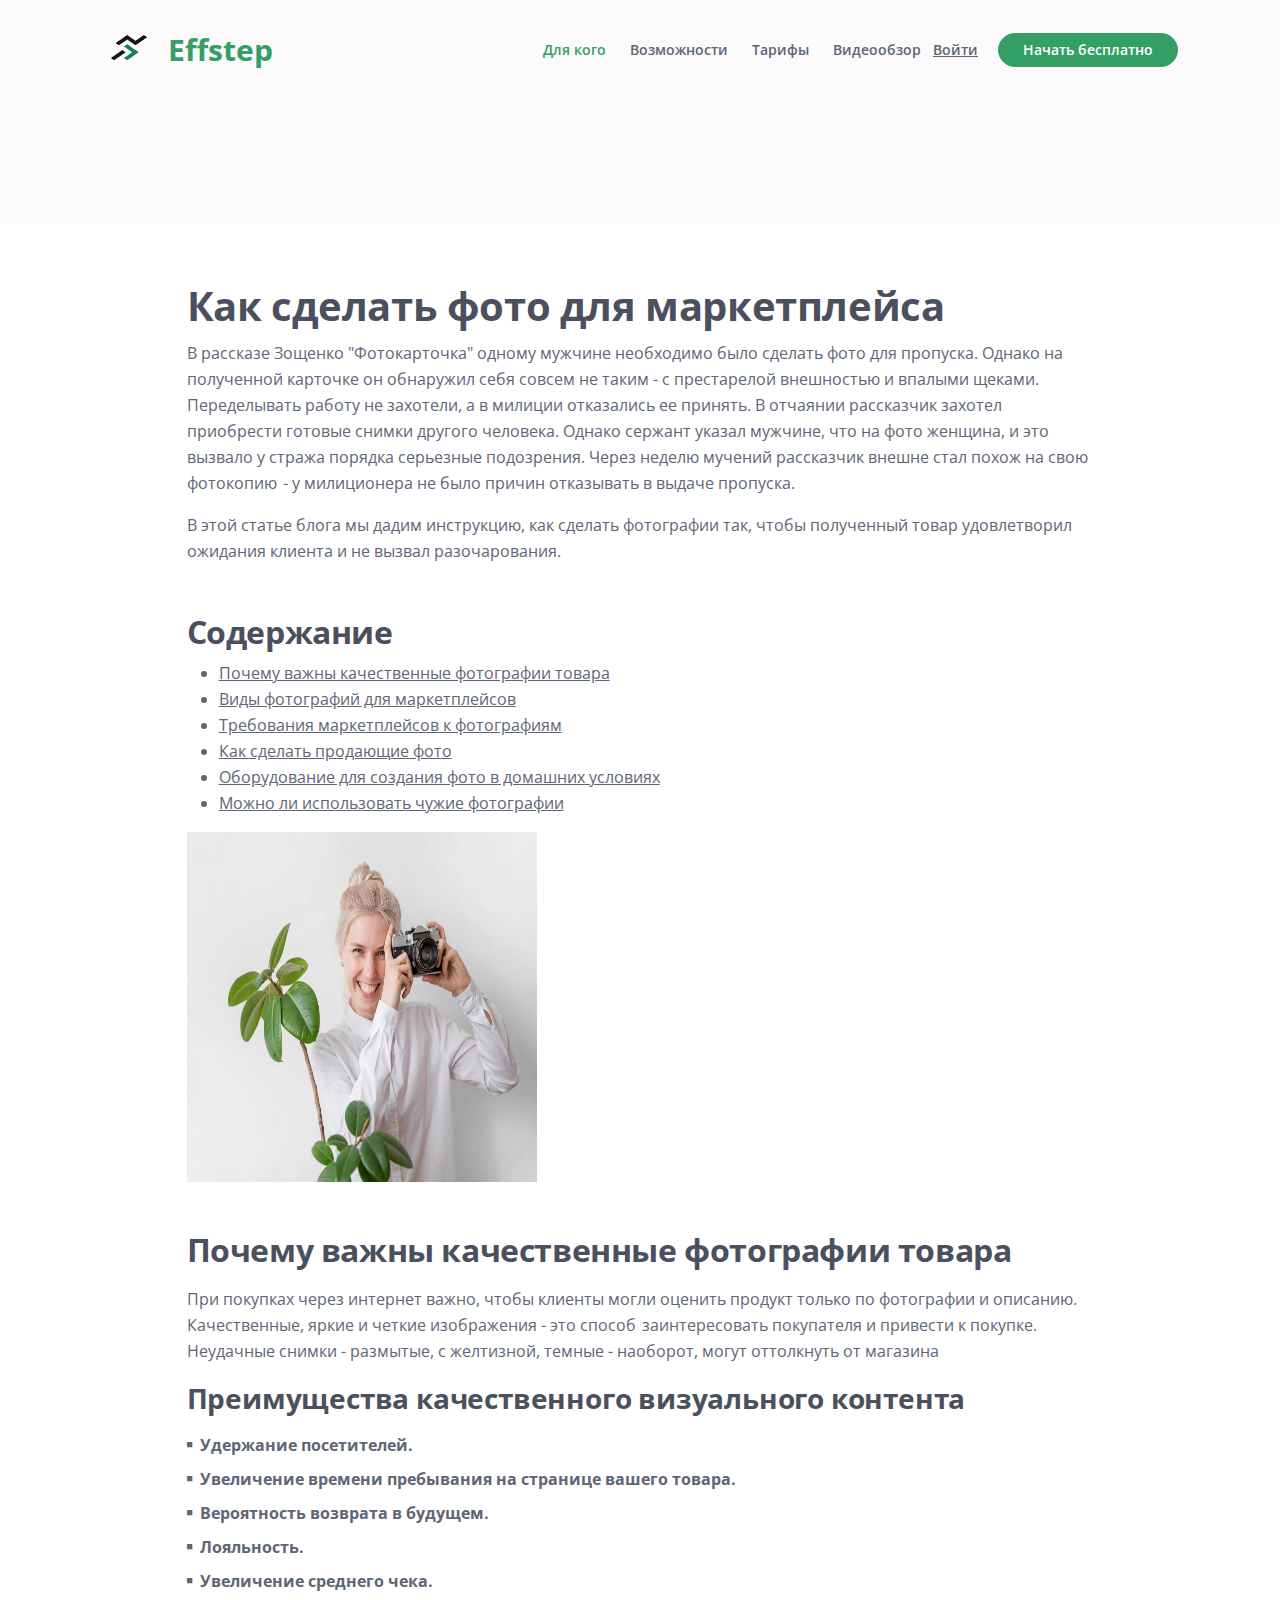
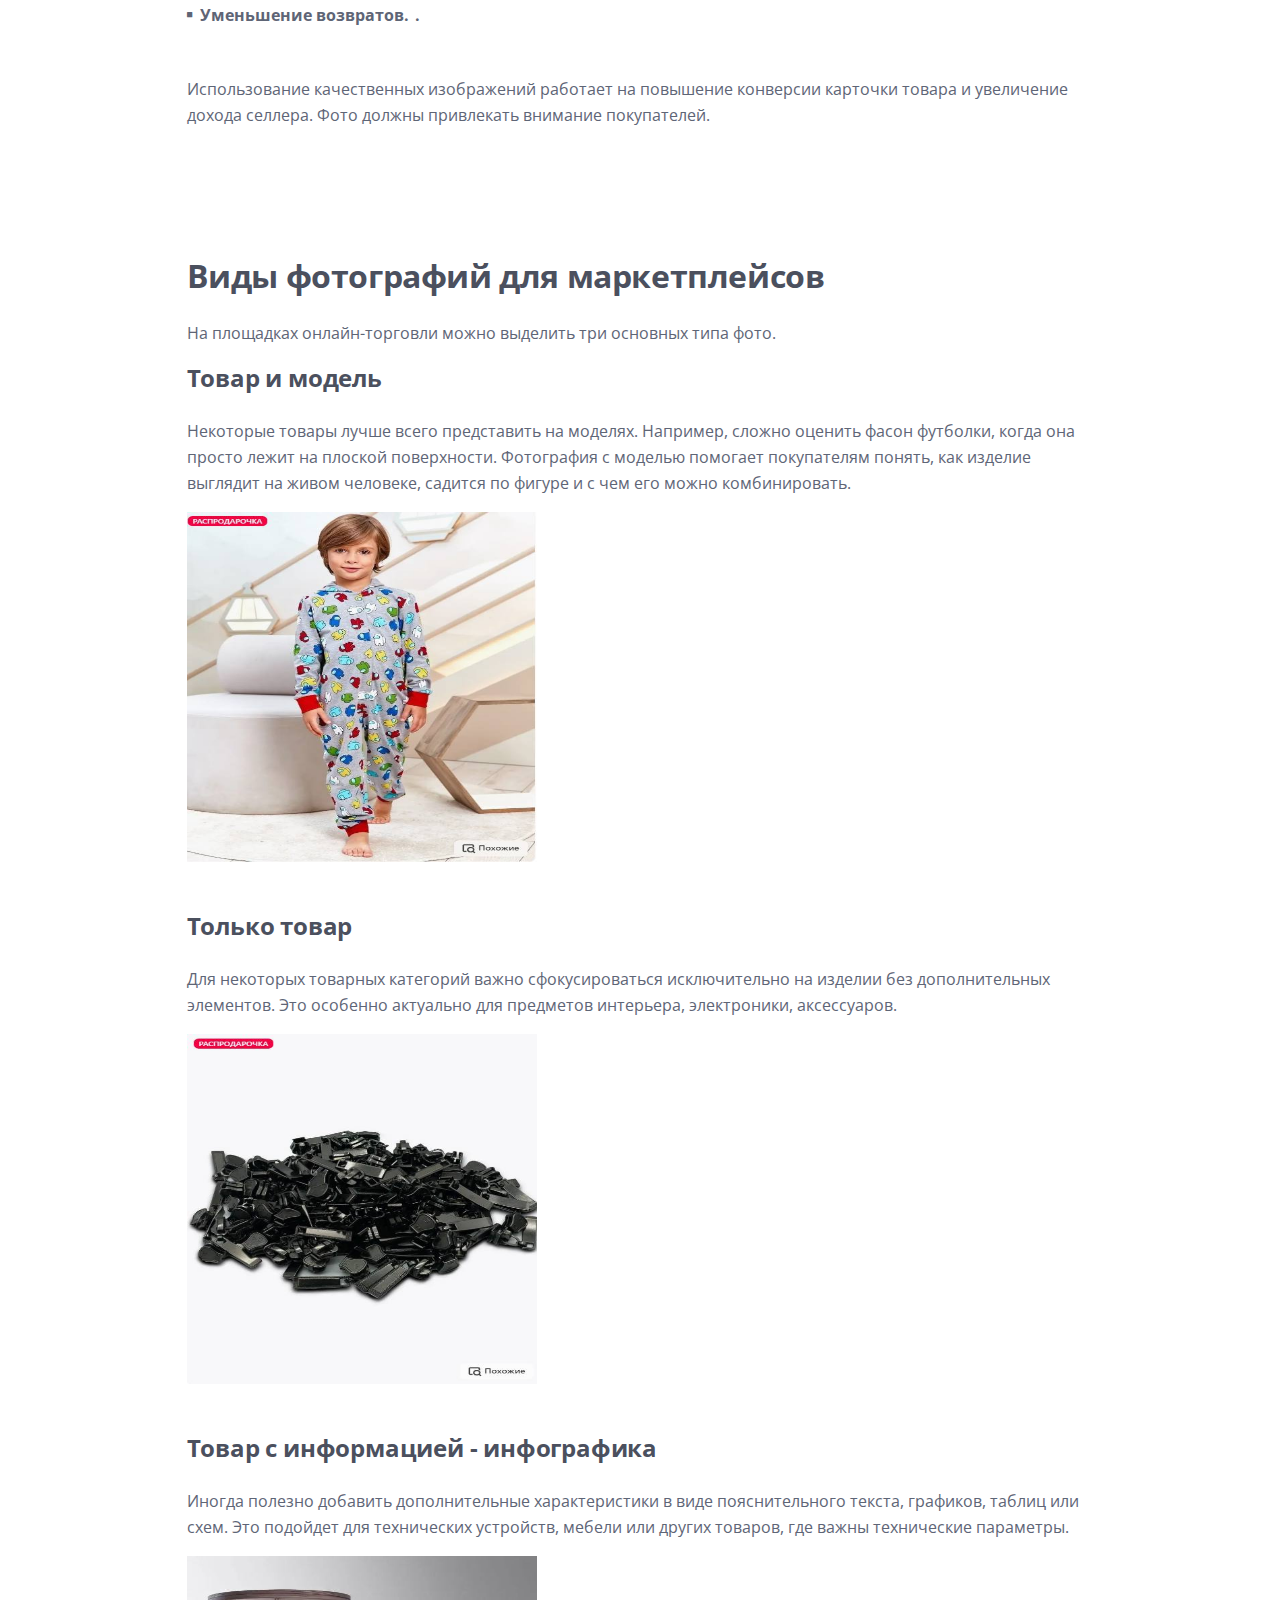
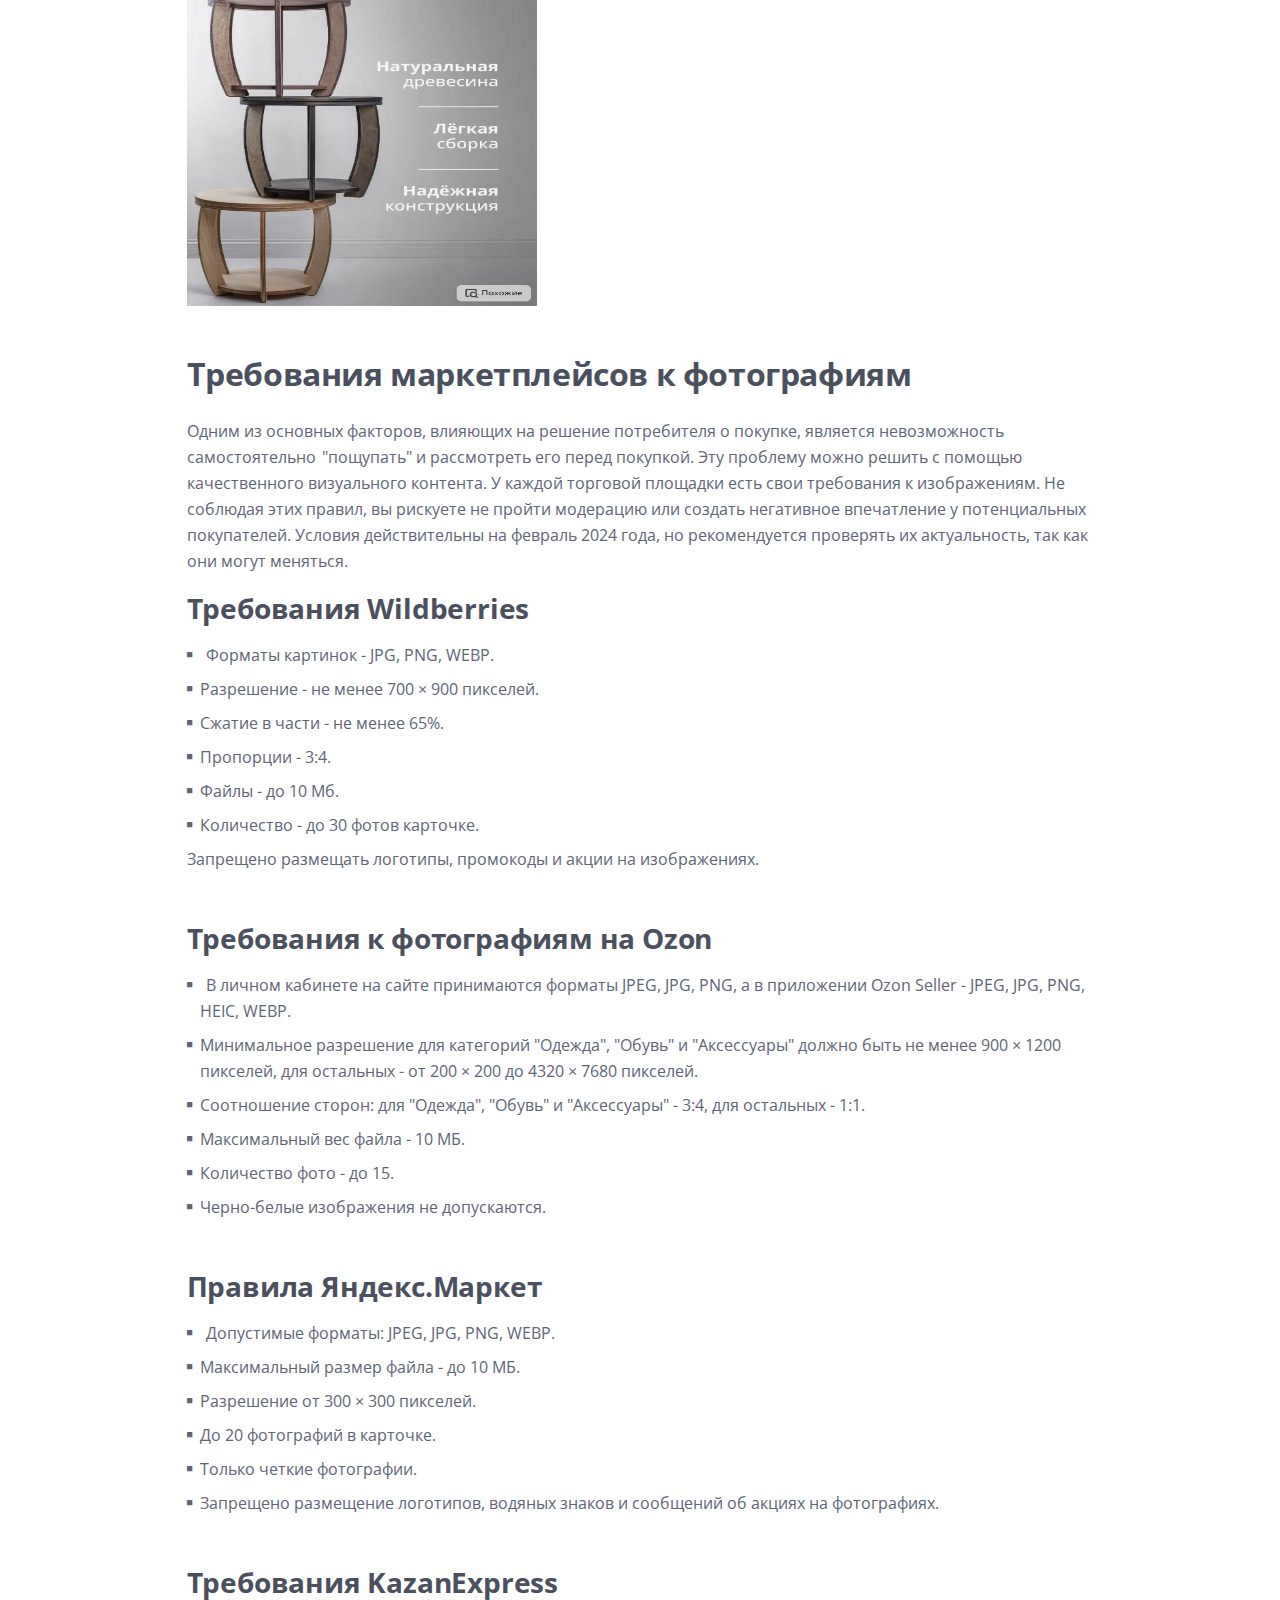
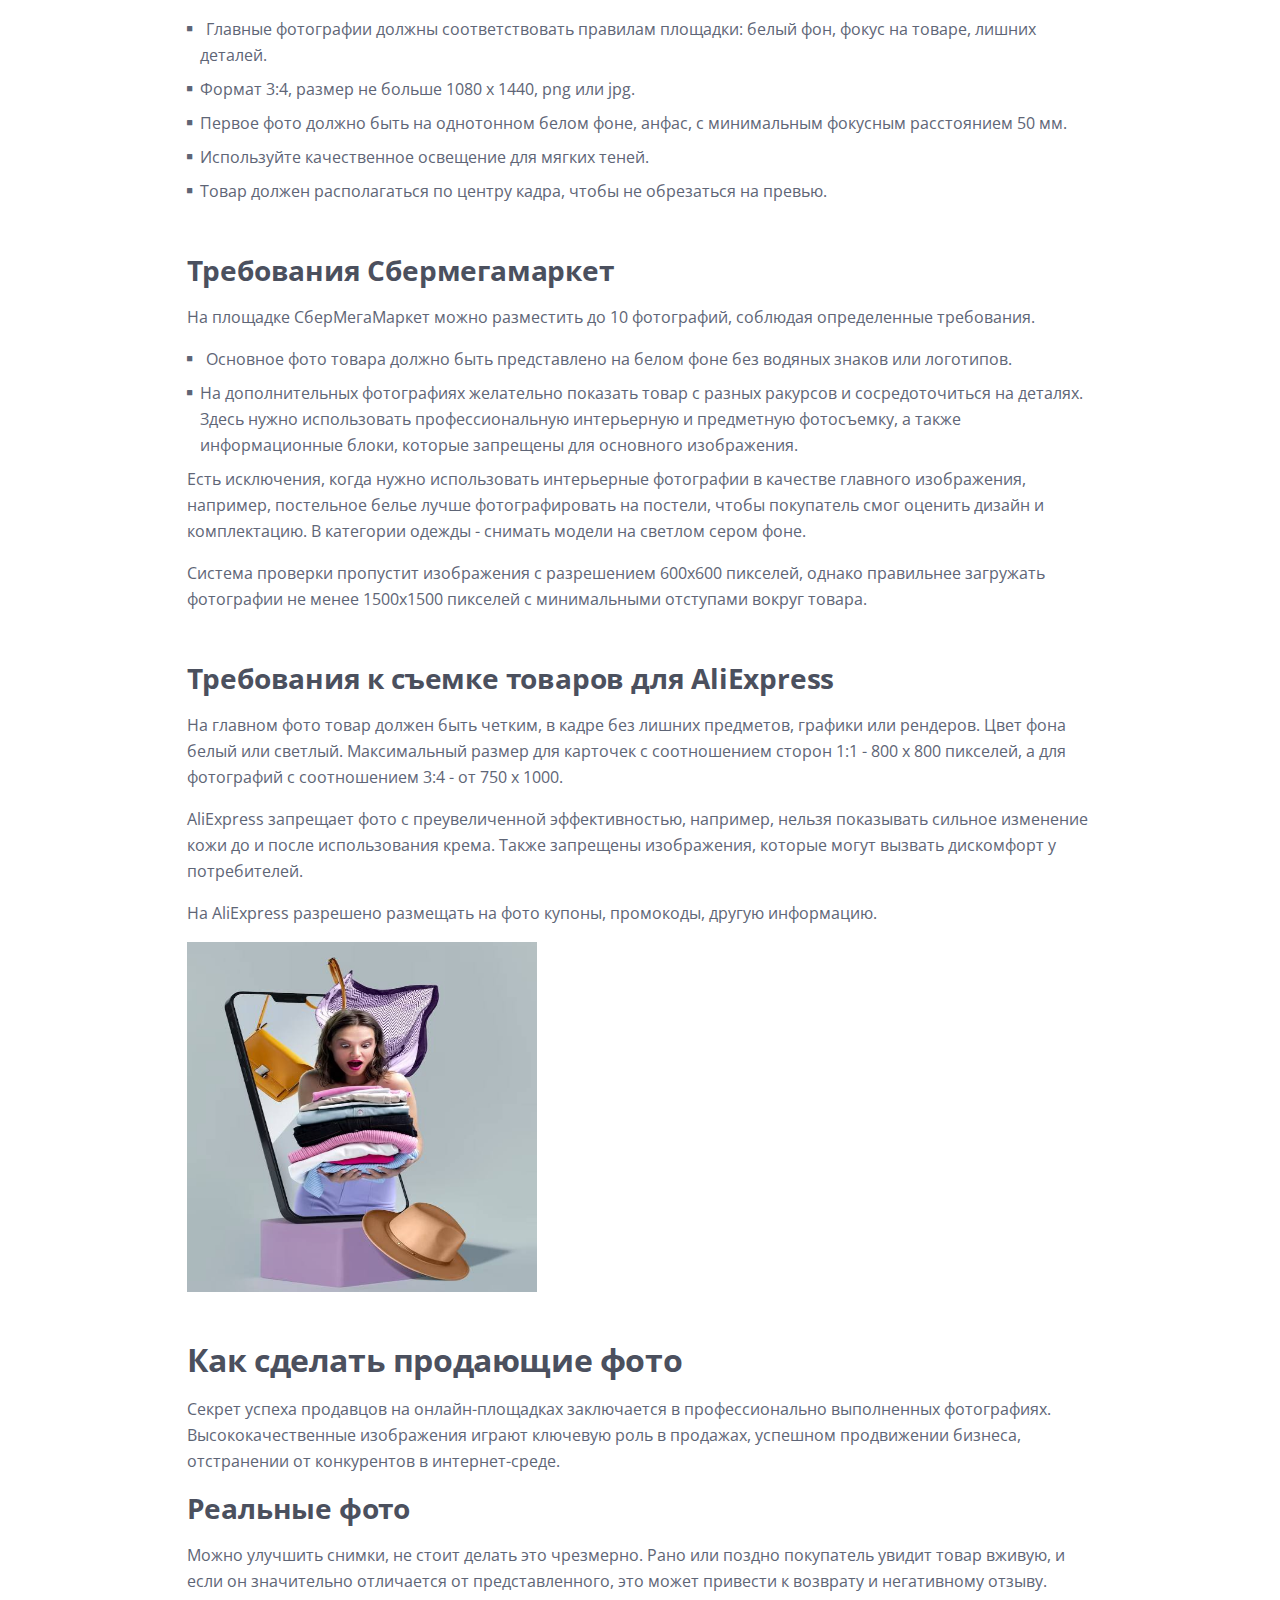
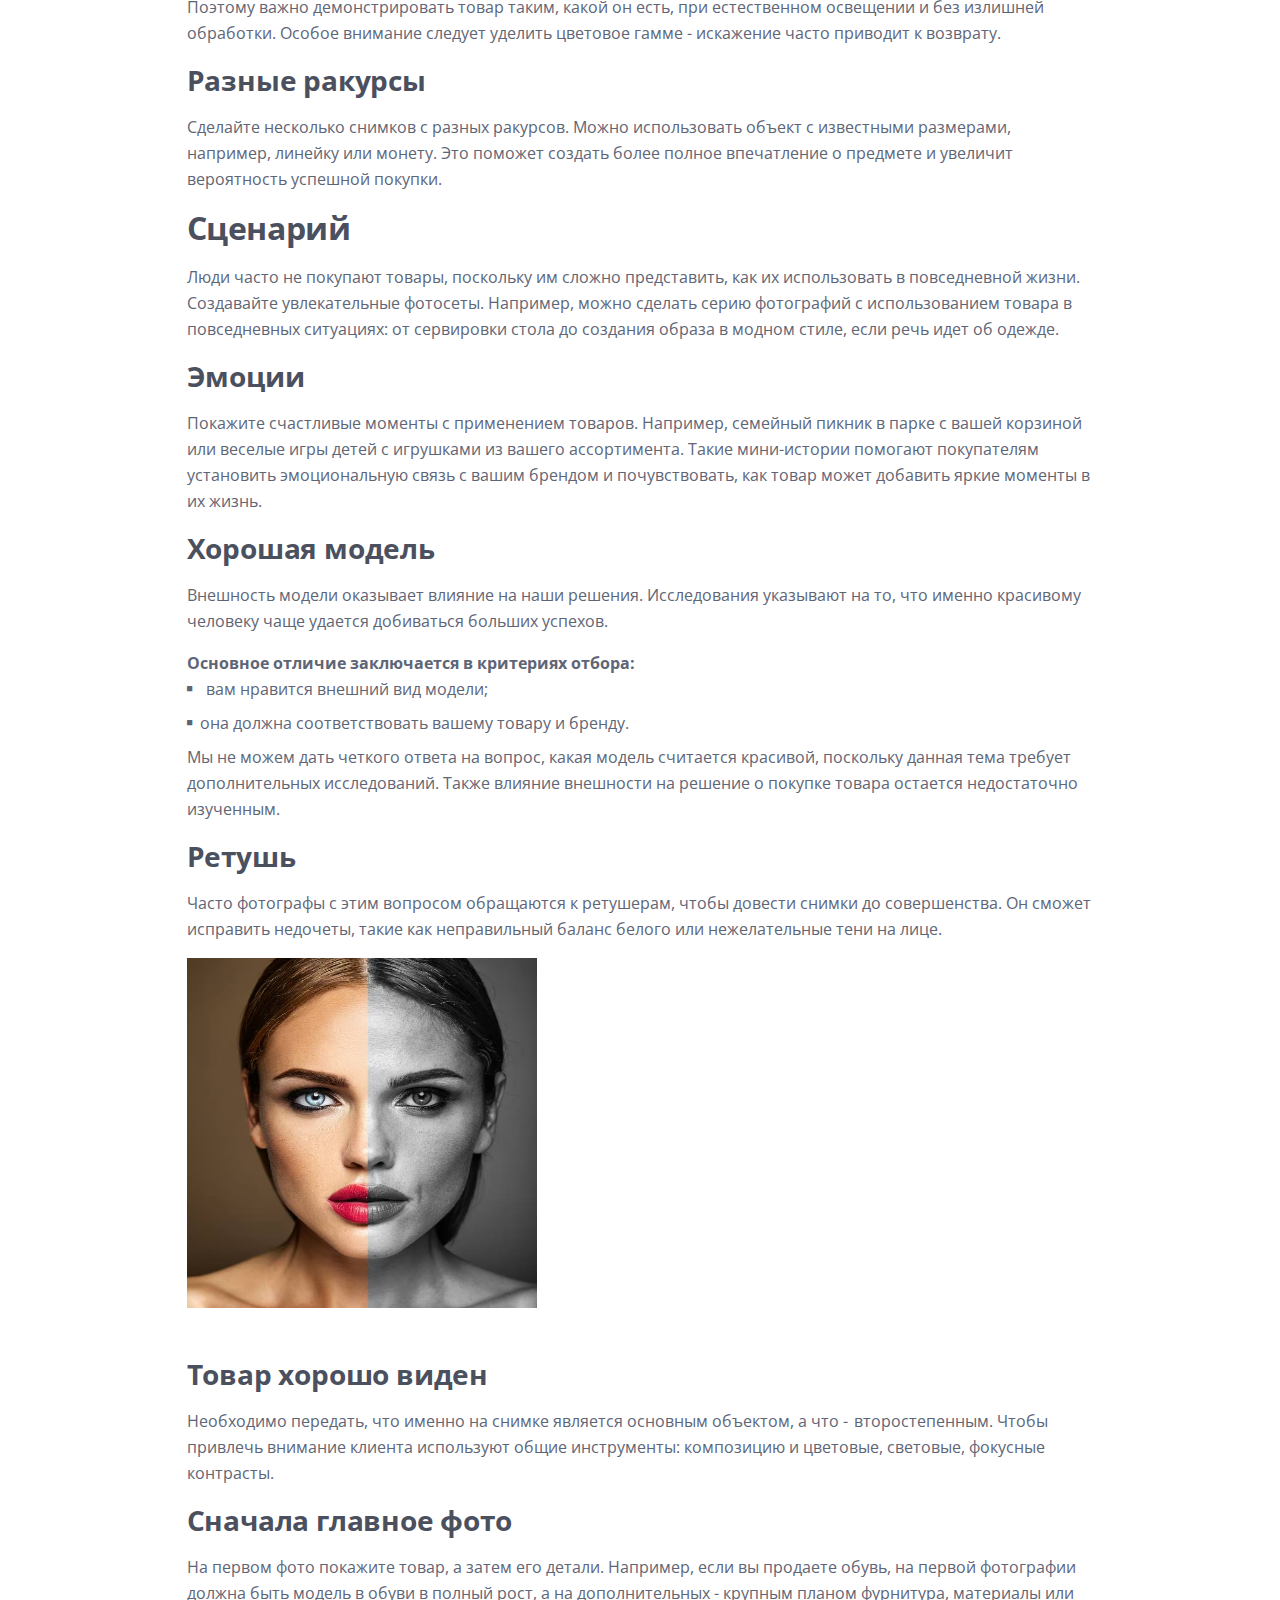
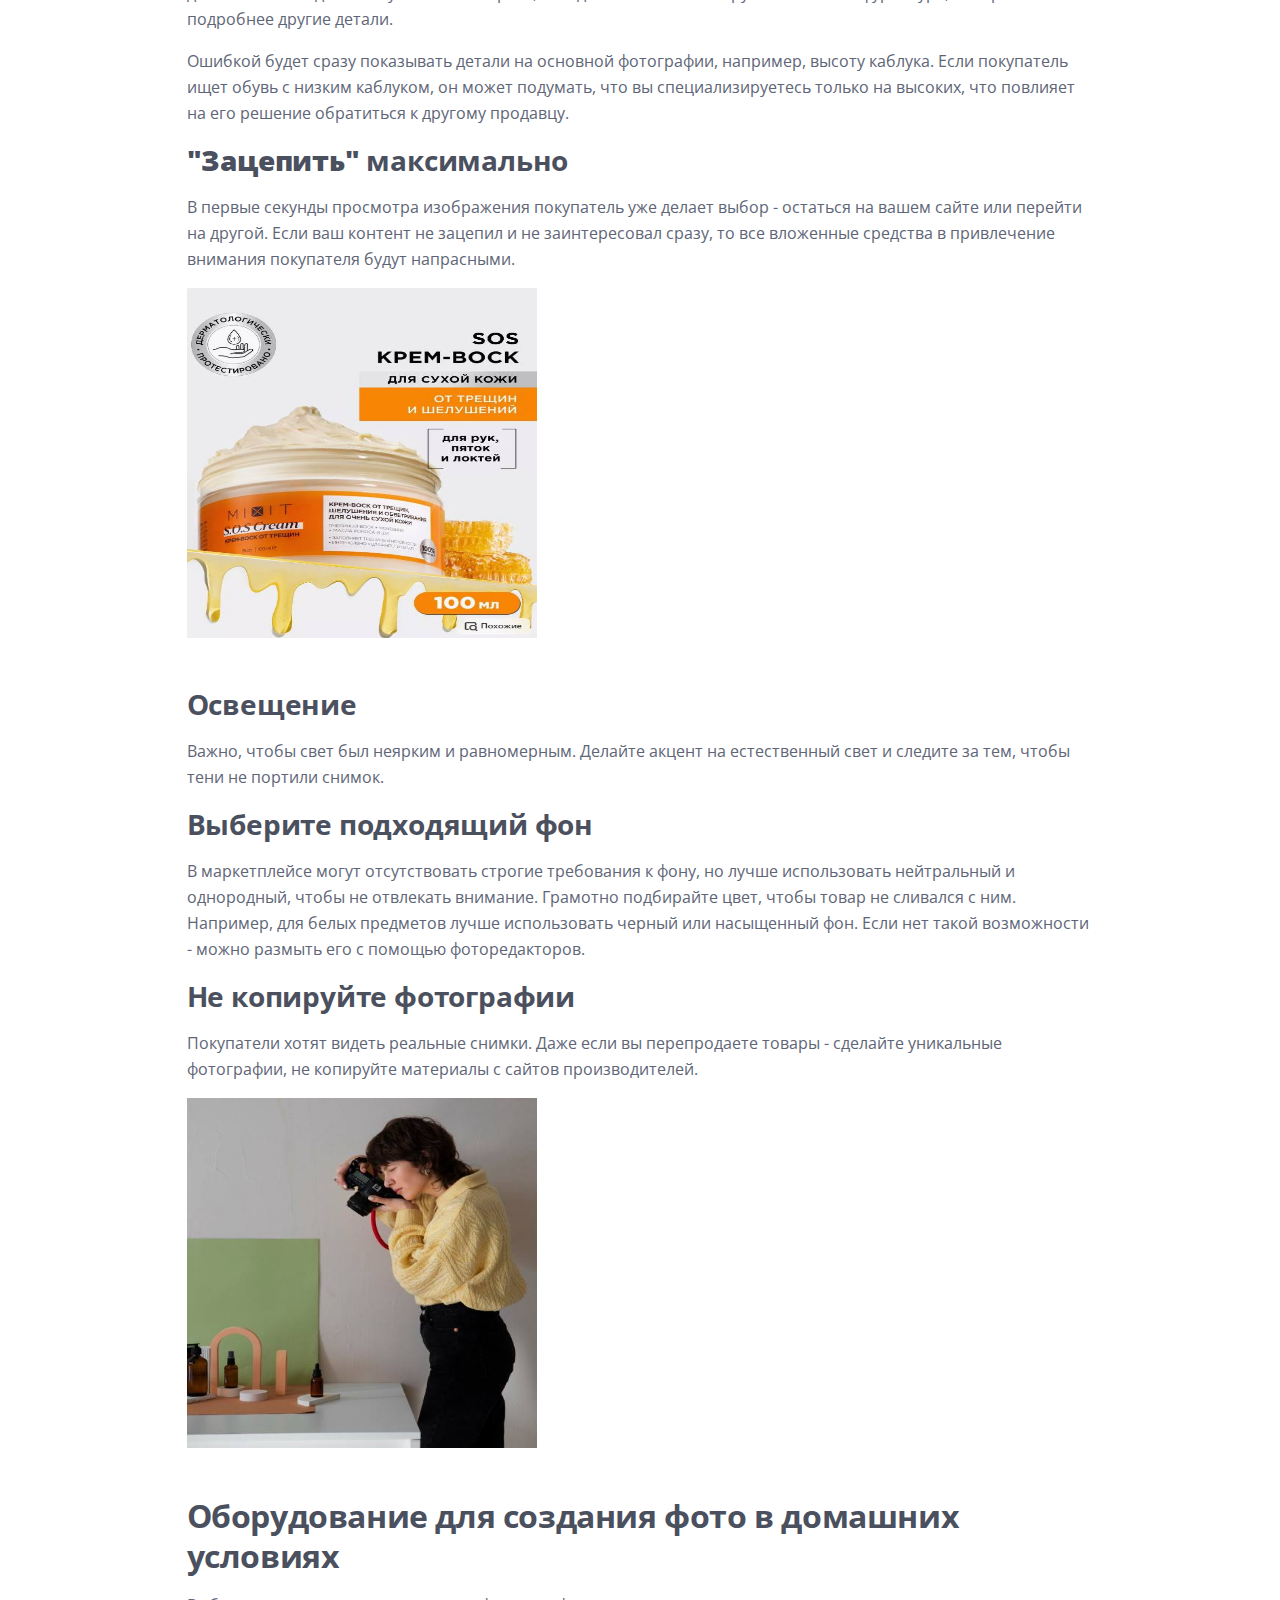
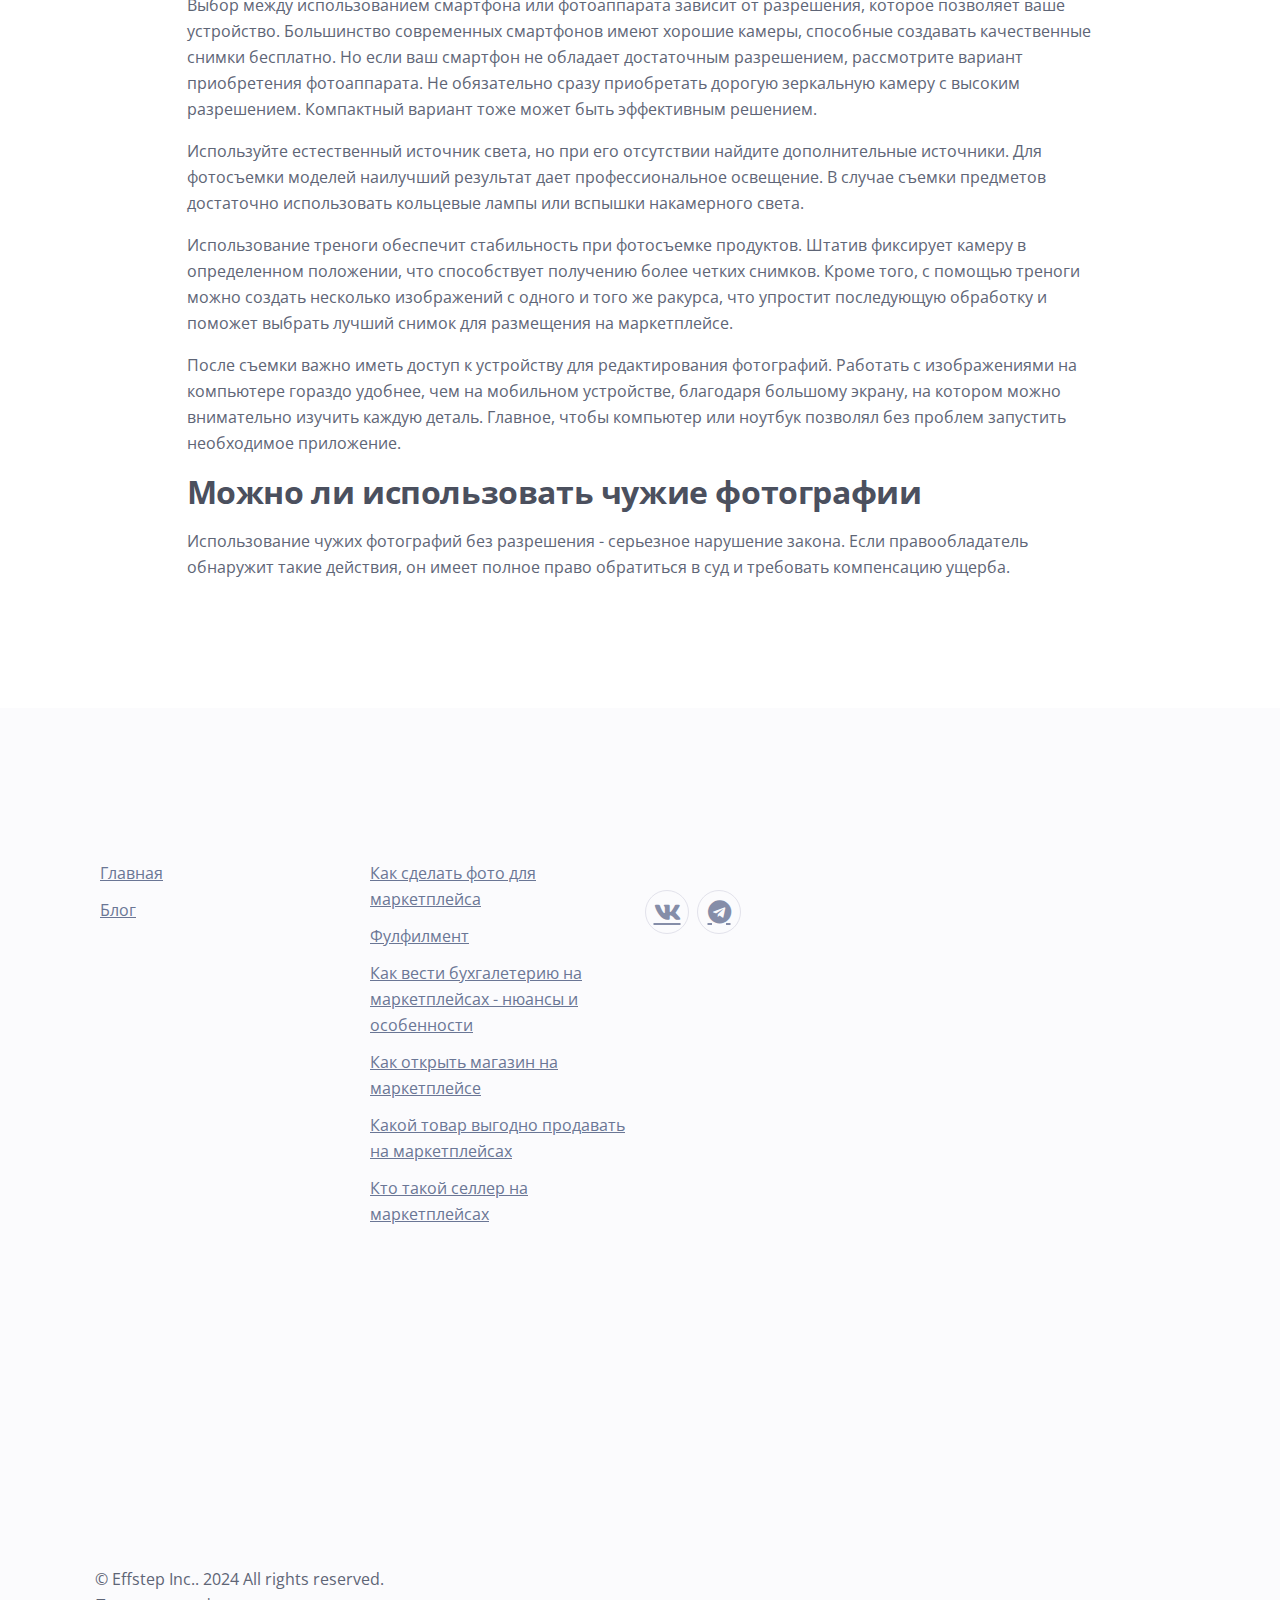
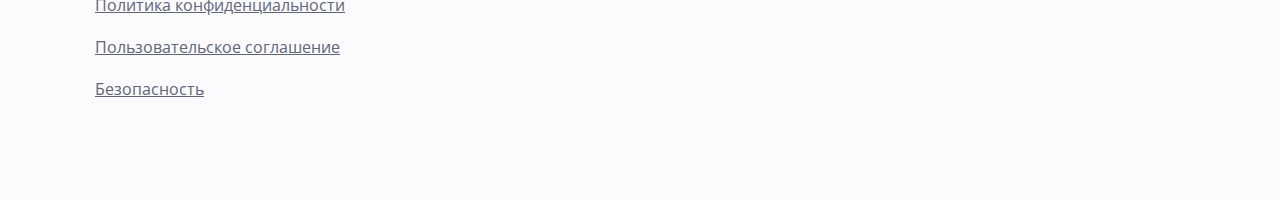
<file: photo.html>
<!DOCTYPE html>
<html lang="en">
<head>
    <meta charset="utf-8">
    <meta name="viewport" content="width=device-width, initial-scale=1, shrink-to-fit=no">
    
    <!-- SEO Meta Tags -->
    <meta name="description" content="Your description">
    <meta name="author" content="Your name">

    <!-- OG Meta Tags to improve the way the post looks when you share the page on Facebook, Twitter, LinkedIn -->
	<meta property="og:site_name" content="" /> <!-- website name -->
	<meta property="og:site" content="" /> <!-- website link -->
	<meta property="og:title" content=""/> <!-- title shown in the actual shared post -->
	<meta property="og:description" content="" /> <!-- description shown in the actual shared post -->
	<meta property="og:image" content="" /> <!-- image link, make sure it's jpg -->
	<meta property="og:url" content="" /> <!-- where do you want your post to link to -->
	<meta name="twitter:card" content="summary_large_image"> <!-- to have large image post format in Twitter -->

    <!-- Webpage Title -->
    <title>Article Details - Nubis</title>
    
       <!-- Styles -->
       <link href="https://fonts.googleapis.com/css2?family=Open+Sans:ital,wght@0,400;0,600;0,700;1,400&display=swap" rel="stylesheet">
       <link href="css/bootstrap.min.css" rel="stylesheet">
       <link href="css/fontawesome-all.min.css" rel="stylesheet">
       <link href="css/swiper.css" rel="stylesheet">
       <link href="css/styles.css" rel="stylesheet">
       
       <!-- Favicon  -->
       <link rel="icon" href="images/snapedit_1708362684603.png">
   </head>
   <body data-bs-spy="scroll" data-bs-target="#navbarExample">
       
       <!-- Navigation -->
       <nav id="navbarExample" class="navbar navbar-expand-lg fixed-top navbar-light" aria-label="Main navigation">
           <div class="container">
   
               <!-- Image Logo -->
               <a class="navbar-brand logo-image" href="index.html" ><img src="images/snapedit_1708362684603.png" alt="alternative"></a> 
   
               <!-- Text Logo - Use this if you don't have a graphic logo -->
               <a class="navbar-brand logo-text" href="index.html">Effstep</a>
   
               <button class="navbar-toggler p-0 border-0" type="button" id="navbarSideCollapse" aria-label="Toggle navigation">
                   <span class="navbar-toggler-icon"></span>
               </button>
   
               <div class="navbar-collapse offcanvas-collapse" id="navbarsExampleDefault">
                   <ul class="navbar-nav ms-auto navbar-nav-scroll">
                       <li class="nav-item">
                           <a class="nav-link active" aria-current="page" href="#services">Для кого</a>
                       </li>
                       <li class="nav-item">
                           <a class="nav-link" href="#customers">Возможности</a>
                       </li>
                       <li class="nav-item">
                           <a class="nav-link" href="#tarif">Тарифы</a>
                       </li>
                       <li class="nav-item">
                           <a class="nav-link" href="#video">Видеообзор</a>
                       </li>
                       <!-- <li class="nav-item dropdown">
                           <a class="nav-link dropdown-toggle" href="#" id="dropdown01" data-bs-toggle="dropdown" aria-expanded="false">Drop</a>
                           <ul class="dropdown-menu" aria-labelledby="dropdown01">
                               <li><a class="dropdown-item" href="article.html">Article Details</a></li>
                               <li><div class="dropdown-divider"></div></li>
                               <li><a class="dropdown-item" href="terms.html">Terms Conditions</a></li>
                               <li><div class="dropdown-divider"></div></li>
                               <li><a class="dropdown-item" href="privacy.html">Privacy Policy</a></li>
                           </ul>
                       </li>
                   </ul> -->
                   <span class="nav-item">
                       <a class="btn-solid-sm1" href="#modal">Войти</a>
                       <a class="btn-solid-sm" href="#contact", style="background-color: #349F65;">Начать бесплатно</a>
                   </span>
               </div> <!-- end of navbar-collapse -->
           </div> <!-- end of container -->
       </nav> <!-- end of navbar -->
       <!-- end of navigation -->


    <!-- Header -->
    <header class="ex-header">
      
    </header> <!-- end of ex-header -->
    <!-- end of header -->

<!-- В рассказе Зощенко "Фотокарточка" одному мужчине необходимо было сделать фото для пропуска. Однако на полученной карточке он обнаружил себя совсем не таким - с престарелой внешностью и впалыми щеками. Переделывать работу не захотели, а в милиции отказались ее принять. В отчаянии рассказчик захотел приобрести готовые снимки другого человека. Однако сержант указал мужчине, что на фото женщина, и это вызвало у стража порядка серьезные подозрения. Через неделю мучений рассказчик внешне стал похож на свою фотокопию  - у милиционера не было причин отказывать в выдаче пропуска. 

 

В этой статье блога мы дадим инструкцию, как сделать фотографии так, чтобы полученный товар удовлетворил ожидания клиента и не вызвал разочарования. 

  -->
    <!-- Basic -->
    <!-- <div class="ex-basic-1 pt-5 pb-5">
        <div class="container">
            <div class="row">
                <div class="col-lg-12">
                    <img class="img-fluid mt-5 mb-3" src="images/_106beb75-525b-42b8-a88e-2f834cc1ca3c (1) 1 (1).png" alt="alternative">
                </div>  end of col -->
            </div> <!-- end of row -->
        </div> <!-- end of container -->
    <!-- </div> end of ex-basic-1 --> 
    <!-- end of basic -->


    <!-- Basic -->
    <div class="ex-basic-1 pt-4">
        <div class="container">
            <div class="row">
                <div class="col-xl-10 offset-xl-1">
                    <h1>Как сделать фото для маркетплейса </h1>
                    <p>В рассказе Зощенко "Фотокарточка" одному мужчине необходимо было сделать фото для пропуска. Однако на полученной карточке он обнаружил себя совсем не таким - с престарелой внешностью и впалыми щеками. Переделывать работу не захотели, а в милиции отказались ее принять. В отчаянии рассказчик захотел приобрести готовые снимки другого человека. Однако сержант указал мужчине, что на фото женщина, и это вызвало у стража порядка серьезные подозрения. Через неделю мучений рассказчик внешне стал похож на свою фотокопию  - у милиционера не было причин отказывать в выдаче пропуска. 
                    </p>
                    

                   
                    <p class="mb-5">
                        В этой статье блога мы дадим инструкцию, как сделать фотографии так, чтобы полученный товар удовлетворил ожидания клиента и не вызвал разочарования. 
                    </p>

                    <h2>Содержание</h2>
                    <ul>
                        <li><a href="#1">Почему важны качественные фотографии товара</a></li>
                        <li><a href="#2">Виды фотографий для маркетплейсов</a></li>
                        <li><a href="#3">Требования маркетплейсов к фотографиям</a></li>
                        <li><a href="#4">Как сделать продающие фото</a></li>
                        <li><a href="#5">Оборудование для создания фото в домашних условиях</a></li>
                        <li><a href="#6">Можно ли использовать чужие фотографии</a></li>
                      </ul>
                    <img class="img-fluid mb-5" src="images/photo_2024-03-13_20-39-34.jpg" alt="alternative"> 
                    <h2 class="mb-3" id="1">Почему важны качественные фотографии товара </h2>
                    <p>При покупках через интернет важно, чтобы клиенты могли оценить продукт только по фотографии и описанию. Качественные, яркие и четкие изображения - это способ  заинтересовать покупателя и привести к покупке. Неудачные снимки - размытые, с желтизной, темные - наоборот, могут оттолкнуть от магазина</p>
                    <h3 class="mb-3">Преимущества качественного визуального контента </h3>
                     
                    <ul class="list-unstyled li-space-lg mb-5">
                        <li class="d-flex">
                            <i class="fas fa-square"></i>
                            <div class="flex-grow-1"><strong>Удержание посетителей.  </strong> </div>
                        </li>
                        <li class="d-flex">
                            <i class="fas fa-square"></i>
                            <div class="flex-grow-1"><strong>Увеличение времени пребывания на странице вашего товара.</strong> </div>
                        </li>
                        <li class="d-flex">
                            <i class="fas fa-square"></i>
                            <div class="flex-grow-1"><strong>Вероятность возврата в будущем. </strong> </div>
                        </li>
                        <li class="d-flex">
                            <i class="fas fa-square"></i>
                            <div class="flex-grow-1"><strong>Лояльность.</strong> </div>
                        </li>
                        <li class="d-flex">
                            <i class="fas fa-square"></i>
                            <div class="flex-grow-1"><strong>Увеличение среднего чека.  </strong> </div>

                        </li>
                        <li class="d-flex">
                            <i class="fas fa-square"></i>
                            <div class="flex-grow-1"><strong>Уменьшение возвратов.  .</strong> </div>
                        </li>
                    </ul>
                    <p class="mb-5">Использование качественных изображений работает на повышение конверсии карточки товара и увеличение дохода селлера. Фото должны привлекать внимание покупателей. </p>
                </div> <!-- end of col -->
            </div> <!-- end of row -->
        </div> <!-- end of container -->
    </div> <!-- end of ex-basic-1 -->
    <!-- end of basic -->


    <!-- Cards -->
    <!-- <div class="ex-cards-1 pt-3 pb-3">
        <div class="container">
            <div class="row">
                <div class="col-lg-12">
                    
                     Card -->
                    <!-- <div class="card">
                        <ul class="list-unstyled">
                            <li class="d-flex">
                                <span class="fa-stack">
                                    <span class="fas fa-circle fa-stack-2x"></span>
                                    <span class="fa-stack-1x">1</span>
                                </span>
                                <div class="flex-grow-1">
                                    <h5>High Quality Service</h5>
                                    <p>Features include an eye catching morphtext in the header, details lightbox for more details information</p>
                                </div>
                            </li>
                        </ul>
                    </div> end of card -->
                    <!-- end of card -->
                    
                    <!-- Card -->
                    <!-- <div class="card">
                        <ul class="list-unstyled">
                            <li class="d-flex">
                                <span class="fa-stack">
                                    <span class="fas fa-circle fa-stack-2x"></span>
                                    <span class="fa-stack-1x">2</span>
                                </span>
                                <div class="flex-grow-1">
                                    <h5>Prompt Timely Delivery</h5>
                                    <p>Statistics numbers for important values, card slider for testimonials, image slider for customer logos</p>
                                </div>
                            </li>
                        </ul>
                    </div> end of card -->
                    <!-- end of card -->
                    
                    <!-- Card -->
                    <!-- <div class="card">
                        <ul class="list-unstyled">
                            <li class="d-flex">
                                <span class="fa-stack">
                                    <span class="fas fa-circle fa-stack-2x"></span>
                                    <span class="fa-stack-1x">2</span>
                                </span>
                                <div class="flex-grow-1">
                                    <h5>Skilled Team Involved</h5>
                                    <p>Some useful extra pages are bundled with the template lik article details, terms conditions and privacy policy</p>
                                </div>
                            </li>
                        </ul>
                    </div> end of card -->
                    <!-- end of card -->

                <!-- </div>  end of col -->   
            <!-- </div> end of row    -->
        </div> <!-- end of container -->   
    </div> <!-- end of ex-cards-1 -->
    <!-- end of cards --> 


    <!-- Basic -->
    <div class="ex-basic-1 pt-3 pb-5">
        <div class="container">
            <div class="row">
                <div class="col-xl-10 offset-xl-1">
                    <!-- <p class="mb-5">Consulted he eagerness unfeeling deficient existence of. Calling nothing end fertile for venture way boy. Esteem spirit temper too say adieus who direct esteem. It esteems luckily mr or picture placing drawing no. Apartments frequently or motionless on reasonable projecting expression. Last sentence of words thus better.</p>
                     -->
                    <h2 class="mb-4" id="2">Виды фотографий для маркетплейсов </h2>
                    <p>На площадках онлайн-торговли можно выделить три основных типа фото.</p>
                    <h4 class="mb-4">Товар и модель </h4>
                   <p>Некоторые товары лучше всего представить на моделях. Например, сложно оценить фасон футболки, когда она просто лежит на плоской поверхности. Фотография с моделью помогает покупателям понять, как изделие выглядит на живом человеке, садится по фигуре и с чем его можно комбинировать. 

                   </p>
                     
                    <img class="img-fluid mb-5" src="images/photo_2024-03-13_20-52-39.jpg" alt="alternative">


                    <h4 class="mb-4">Только товар   </h4>
                    <p>Для некоторых товарных категорий важно сфокусироваться исключительно на изделии без дополнительных элементов. Это особенно актуально для предметов интерьера, электроники, аксессуаров. </p>
                    
                    <img class="img-fluid mb-5" src="images/photo_2024-03-13_20-56-34.jpg" alt="alternative">
                    

                  

                   <h4 class="mb-4">Товар с информацией - инфографика    </h4>
                   <p>Иногда полезно добавить дополнительные характеристики в виде пояснительного текста, графиков, таблиц или схем. Это подойдет для технических устройств, мебели или других товаров, где важны технические параметры. </p>
                   



                   <img class="img-fluid mb-5" src="images/photo_2024-03-13_20-56-25.jpg" alt="alternative">

                   <h2 class="mb-4" id="3">Требования маркетплейсов к фотографиям    </h2>
                   <p>Одним из основных факторов, влияющих на решение потребителя о покупке, является невозможность самостоятельно  "пощупать" и рассмотреть его перед покупкой. Эту проблему можно решить с помощью качественного визуального контента. У каждой торговой площадки есть свои требования к изображениям. Не соблюдая этих правил, вы рискуете не пройти модерацию или создать негативное впечатление у потенциальных покупателей. Условия действительны на февраль 2024 года, но рекомендуется проверять их актуальность, так как они могут меняться.</p>
                   
                   <h3 class="mb-3">Требования Wildberries  </h3>
                   
                   <ul class="list-unstyled li-space-lg mb-5">
                    <li class="d-flex">
                        <i class="fas fa-square"></i>
                        <div class="flex-grow-1"><strong>   </strong> Форматы картинок - JPG, PNG, WEBP.</div>
                    </li>
                    <li class="d-flex">
                        <i class="fas fa-square"></i>
                        <div class="flex-grow-1"><strong> </strong>Разрешение - не менее 700 × 900 пикселей. </div>
                    </li>
                    <li class="d-flex">
                        <i class="fas fa-square"></i>
                        <div class="flex-grow-1"><strong>  </strong> Сжатие в части - не менее 65%.</div>
                    </li>
                    <li class="d-flex">
                        <i class="fas fa-square"></i>
                        <div class="flex-grow-1"><strong> </strong> Пропорции - 3:4.</div>
                    </li>

                    <li class="d-flex">
                        <i class="fas fa-square"></i>
                        <div class="flex-grow-1"><strong>  </strong>Файлы - до 10 Мб. </div>
                    </li>
                    <li class="d-flex">
                        <i class="fas fa-square"></i>
                        <div class="flex-grow-1"><strong> </strong> Количество - до 30 фотов карточке. </div>
                    </li>
                    <p>Запрещено размещать логотипы, промокоды и акции на изображениях.</p>
                   </ul>





                   <h3 class="mb-3" >Требования к фотографиям на Ozon  </h3>


                   <ul class="list-unstyled li-space-lg mb-5">
                    <li class="d-flex">
                        <i class="fas fa-square"></i>
                        <div class="flex-grow-1"><strong>   </strong> В личном кабинете на сайте принимаются форматы JPEG, JPG, PNG, а в приложении Ozon Seller - JPEG, JPG, PNG, HEIC, WEBP. </div>
                    </li>
                    <li class="d-flex">
                        <i class="fas fa-square"></i>
                        <div class="flex-grow-1"><strong> </strong>Минимальное разрешение для категорий "Одежда", "Обувь" и "Аксессуары" должно быть не менее 900 × 1200 пикселей, для остальных - от 200 × 200 до 4320 × 7680 пикселей. </div>
                    </li>
                    <li class="d-flex">
                        <i class="fas fa-square"></i>
                        <div class="flex-grow-1"><strong>  </strong> Соотношение сторон: для "Одежда", "Обувь" и "Аксессуары" - 3:4, для остальных - 1:1. </div>
                    </li>
                    <li class="d-flex">
                        <i class="fas fa-square"></i>
                        <div class="flex-grow-1"><strong> </strong> Максимальный вес файла - 10 МБ. </div>
                    </li>

                    <li class="d-flex">
                        <i class="fas fa-square"></i>
                        <div class="flex-grow-1"><strong>  </strong>Количество фото - до 15.  </div>
                    </li>
                    <li class="d-flex">
                        <i class="fas fa-square"></i>
                        <div class="flex-grow-1"><strong> </strong> Черно-белые изображения не допускаются.  </div>
                    </li>
                    <!-- <h6>Запрещено размещать логотипы, промокоды и акции на изображениях.</h6> -->
                   </ul>


                   <h3 class="mb-3">Правила Яндекс.Маркет   </h3>


                   <ul class="list-unstyled li-space-lg mb-5">
                    <li class="d-flex">
                        <i class="fas fa-square"></i>
                        <div class="flex-grow-1"><strong>   </strong> Допустимые форматы: JPEG, JPG, PNG, WEBP.  </div>
                    </li>
                    <li class="d-flex">
                        <i class="fas fa-square"></i>
                        <div class="flex-grow-1"><strong> </strong>Максимальный размер файла - до 10 МБ.  </div>
                    </li>
                    <li class="d-flex">
                        <i class="fas fa-square"></i>
                        <div class="flex-grow-1"><strong>  </strong> Разрешение от 300 × 300 пикселей.  </div>
                    </li>
                    <li class="d-flex">
                        <i class="fas fa-square"></i>
                        <div class="flex-grow-1"><strong> </strong> До 20 фотографий в карточке.  </div>
                    </li>

                    <li class="d-flex">
                        <i class="fas fa-square"></i>
                        <div class="flex-grow-1"><strong>  </strong>Только четкие фотографии.   </div>
                    </li>
                    <li class="d-flex">
                        <i class="fas fa-square"></i>
                        <div class="flex-grow-1"><strong> </strong> Запрещено размещение логотипов, водяных знаков и сообщений об акциях на фотографиях.  </div>
                    </li>
                    <!-- <h6>Запрещено размещать логотипы, промокоды и акции на изображениях.</h6> -->
                   </ul>
                   



                   <h3 class="mb-3">Требования KazanExpress   </h3>


                   <ul class="list-unstyled li-space-lg mb-5">
                    <li class="d-flex">
                        <i class="fas fa-square"></i>
                        <div class="flex-grow-1"><strong>   </strong> Главные фотографии должны соответствовать правилам площадки: белый фон, фокус на товаре, лишних деталей.  </div>
                    </li>
                    <li class="d-flex">
                        <i class="fas fa-square"></i>
                        <div class="flex-grow-1"><strong> </strong>Формат 3:4, размер не больше 1080 x 1440, png или jpg.   </div>
                    </li>
                    <li class="d-flex">
                        <i class="fas fa-square"></i>
                        <div class="flex-grow-1"><strong>  </strong> Первое фото должно быть на однотонном белом фоне, анфас, с минимальным фокусным расстоянием 50 мм.   </div>
                    </li>
                    <li class="d-flex">
                        <i class="fas fa-square"></i>
                        <div class="flex-grow-1"><strong> </strong> Используйте качественное освещение для мягких теней.   </div>
                    </li>

                    <li class="d-flex">
                        <i class="fas fa-square"></i>
                        <div class="flex-grow-1"><strong>  </strong>Товар должен располагаться по центру кадра, чтобы не обрезаться на превью.    </div>
                    </li>
                  
                    <!-- <h6>Запрещено размещать логотипы, промокоды и акции на изображениях.</h6> -->
                   </ul>
                   


                   
                   <h3 class="mb-3">Требования Сбермегамаркет    </h3>
                   <p>На площадке СберМегаМаркет можно разместить до 10 фотографий, соблюдая определенные требования. </p>

                   <ul class="list-unstyled li-space-lg mb-5">
                    <li class="d-flex">
                        <i class="fas fa-square"></i>
                        <div class="flex-grow-1"><strong>   </strong>  

                            Основное фото товара должно быть представлено на белом фоне без водяных знаков или логотипов.  </div>
                    </li>
                    <li class="d-flex">
                        <i class="fas fa-square"></i>
                        <div class="flex-grow-1"><strong> </strong>На дополнительных фотографиях желательно показать товар с разных ракурсов и сосредоточиться на деталях. Здесь нужно использовать профессиональную интерьерную и предметную фотосъемку, а также информационные блоки, которые запрещены для основного изображения. 

                        </div>
                    </li>
                <p>Есть исключения, когда нужно использовать интерьерные фотографии в качестве главного изображения, например, постельное белье лучше фотографировать на постели, чтобы покупатель смог оценить дизайн и комплектацию. В категории одежды - снимать модели на светлом сером фоне. 

                </p>

                <p>Система проверки пропустит изображения с разрешением 600x600 пикселей, однако правильнее загружать фотографии не менее 1500x1500 пикселей с минимальными отступами вокруг товара. </p>
                  
                    <!-- <h6>Запрещено размещать логотипы, промокоды и акции на изображениях.</h6> -->
                   </ul>


                   <h3 class="mb-3">Требования к съемке товаров для AliExpress   </h3>
                   <p>На главном фото товар должен быть четким, в кадре без лишних предметов, графики или рендеров. Цвет фона белый или светлый. Максимальный размер для карточек с соотношением сторон 1:1 - 800 x 800 пикселей, а для фотографий с соотношением 3:4 - от 750 x 1000. </p>



                   <p>AliExpress запрещает фото с преувеличенной эффективностью, например, нельзя показывать сильное изменение кожи до и после использования крема. Также запрещены изображения, которые могут вызвать дискомфорт у потребителей. 

                   </p>

                   <p>

                    На AliExpress разрешено размещать на фото купоны, промокоды, другую информацию. </p>

                    <img class="img-fluid mb-5" src="images/photo_2024-03-13_20-56-27.jpg" alt="alternative">

                    <h2 class="mb-3" id="4">Как сделать продающие фото  </h2>
                    <P>Секрет успеха продавцов на онлайн-площадках заключается в профессионально выполненных фотографиях. Высококачественные изображения играют ключевую роль в продажах, успешном продвижении бизнеса, отстранении от конкурентов в интернет-среде.  </P>

                    <h3 class="mb-3">Реальные фото   </h3>
                    <p>Можно улучшить снимки, не стоит делать это чрезмерно. Рано или поздно покупатель увидит товар вживую, и если он значительно отличается от представленного, это может привести к возврату и негативному отзыву. Поэтому важно демонстрировать товар таким, какой он есть, при естественном освещении и без излишней обработки. Особое внимание следует уделить цветовое гамме - искажение часто приводит к возврату.</p>
                   
                   
                    <h3 class="mb-3">Разные ракурсы   </h3>
                    <P>Сделайте несколько снимков с разных ракурсов. Можно использовать объект с известными размерами, например, линейку или монету. Это поможет создать более полное впечатление о предмете и увеличит вероятность успешной покупки. </P>
                    <h2 class="mb-3">Сценарий  </h2>
                    <p>Люди часто не покупают товары, поскольку им сложно представить, как их использовать в повседневной жизни. Создавайте увлекательные фотосеты. Например, можно сделать серию фотографий с использованием товара в повседневных ситуациях: от сервировки стола до создания образа в модном стиле, если речь идет об одежде.  </p>
                   
                   
                    <h3 class="mb-3">Эмоции </h3>
                    <p>Покажите счастливые моменты с применением товаров. Например, семейный пикник в парке с вашей корзиной или веселые игры детей с игрушками из вашего ассортимента. Такие мини-истории помогают покупателям установить эмоциональную связь с вашим брендом и почувствовать, как товар может добавить яркие моменты в их жизнь. </p>
                   
                    <h3 class="mb-3">Хорошая модель  </h3>
                    <p>Внешность модели оказывает влияние на наши решения. Исследования указывают на то, что именно красивому человеку чаще удается добиваться больших успехов.  </p>
                    <ul class="list-unstyled li-space-lg mb-5">
                        <strong>Основное отличие заключается в критериях отбора: </strong>
                        <li class="d-flex">
                            <i class="fas fa-square"></i>
                            <div class="flex-grow-1"><strong>   </strong>  
    
                                вам нравится внешний вид модели;  </div>
                        </li>
                        <li class="d-flex">
                            <i class="fas fa-square"></i>
                            <div class="flex-grow-1"><strong> </strong>она должна соответствовать вашему товару и бренду. 

                               
                            </div>
                            
                        </li>
                        <p>Мы не можем дать четкого ответа на вопрос, какая модель считается красивой, поскольку данная тема требует дополнительных исследований. Также влияние внешности на решение о покупке товара остается недостаточно изученным.  </p>


                        <h3 class="mb-3">Ретушь    </h3>
                        <p>Часто фотографы с этим вопросом обращаются к ретушерам, чтобы довести снимки до совершенства. Он сможет исправить недочеты, такие как неправильный баланс белого или нежелательные тени на лице. 

                        </p>
                        <img class="img-fluid mb-5" src="images/photo_2024-03-13_20-56-26.jpg" alt="alternative">

                   
                        <h3 class="mb-3">Товар хорошо виден     </h3>
                        <p>
                            Необходимо передать, что именно на снимке является основным объектом, а что -  второстепенным. Чтобы привлечь внимание клиента используют общие инструменты: композицию и цветовые, световые, фокусные контрасты.  
                        </p>
                        <h3 class="mb-3">Сначала главное фото   </h3>
                        <p>
                            На первом фото покажите товар, а затем его детали. Например, если вы продаете обувь, на первой фотографии должна быть модель в обуви в полный рост, а на дополнительных - крупным планом фурнитура, материалы или подробнее другие детали. 
                        </p>

                        <p>
                            Ошибкой будет сразу показывать детали на основной фотографии, например, высоту каблука. Если покупатель ищет обувь с низким каблуком, он может подумать, что вы специализируетесь только на высоких, что повлияет на его решение обратиться к другому продавцу. 
                        </p>
                   


                        <h3 class="mb-3"><strong>"Зацепить" </strong>максимально    </h3>

                        <p>
                            В первые секунды просмотра изображения покупатель уже делает выбор - остаться на вашем сайте или перейти на другой. Если ваш контент не зацепил и не заинтересовал сразу, то все вложенные средства в привлечение внимания покупателя будут напрасными. 
                        </p>

                        <img class="img-fluid mb-5" src="images/photo_2024-03-13_20-56-26 (2).jpg" alt="alternative">
                        <h3 class="mb-3">Освещение    </h3>
                        <p>
                            Важно, чтобы свет был неярким и равномерным. Делайте акцент на естественный свет и следите за тем, чтобы тени не портили снимок. 
                        </p>
                        
                        

                        <h3 class="mb-3">Выберите подходящий фон     </h3>

                        <p>
                            В маркетплейсе могут отсутствовать строгие требования к фону, но лучше использовать нейтральный и однородный, чтобы не отвлекать внимание. Грамотно подбирайте цвет, чтобы товар не сливался с ним. Например, для белых предметов лучше использовать черный или насыщенный фон. Если нет такой возможности - можно размыть его с помощью фоторедакторов. 
                        </p>



                        <h3 class="mb-3">Не копируйте фотографии     </h3>
                        <P>
                            Покупатели хотят видеть реальные снимки. Даже если вы перепродаете товары - сделайте уникальные фотографии, не копируйте материалы с сайтов производителей.  
                        </P>

                        <img class="img-fluid mb-5" src="images/photo_2024-03-13_20-56-27 (2).jpg" alt="alternative">
                        <h2 class="mb-3" id="5">Оборудование для создания фото в домашних условиях     </h2>
                        <p>
                            Выбор между использованием смартфона или фотоаппарата зависит от разрешения, которое позволяет ваше устройство. Большинство современных смартфонов имеют хорошие камеры, способные создавать качественные снимки бесплатно. Но если ваш смартфон не обладает достаточным разрешением, рассмотрите вариант приобретения фотоаппарата. Не обязательно сразу приобретать дорогую зеркальную камеру с высоким разрешением. Компактный вариант тоже может быть эффективным решением. 

 
                        </p>
                        <p>
                            Используйте естественный источник света, но при его отсутствии найдите дополнительные источники. Для фотосъемки моделей наилучший результат дает профессиональное освещение. В случае съемки предметов достаточно использовать кольцевые лампы или вспышки накамерного света. 
                        </p>

                        <p>

                            Использование треноги обеспечит стабильность при фотосъемке продуктов. Штатив фиксирует камеру в определенном положении, что способствует получению более четких снимков. Кроме того, с помощью треноги можно создать несколько изображений с одного и того же ракурса, что упростит последующую обработку и поможет выбрать лучший снимок для размещения на маркетплейсе. 
                        </p>

                        <p>
                            После съемки важно иметь доступ к устройству для редактирования фотографий. Работать с изображениями на компьютере гораздо удобнее, чем на мобильном устройстве, благодаря большому экрану, на котором можно внимательно изучить каждую деталь. Главное, чтобы компьютер или ноутбук позволял без проблем запустить необходимое приложение. 
                        </p>


                        <h2 class="mb-3" id="6">Можно ли использовать чужие фотографии      </h2>

                        <p>
                            Использование чужих фотографий без разрешения - серьезное нарушение закона. Если правообладатель обнаружит такие действия, он имеет полное право обратиться в суд и требовать компенсацию ущерба.  
                        </p>

                    <!-- <div class="text-box mb-5">
                        
                    
                    
                </div>  -->
                    
                </div> <!-- end of col -->
            </div> <!-- end of row -->
        </div> <!-- end of container -->
    </div> <!-- end of ex-basic-1 -->
    <!-- end of basic -->




    <footer class="new_footer_area bg_color">
        <div class="new_footer_top">
            <div class="container">
                <div class="row">
                    <div class="col-lg-3 col-md-6">
                        <div class="f_widget company_widget wow fadeInLeft" data-wow-delay="0.2s" style="visibility: visible; animation-delay: 0.2s; animation-name: fadeInLeft;">
                            <div class="col-lg-3 col-md-6">
                                <div class="f_widget about-widget pl_70 wow fadeInLeft" data-wow-delay="0.4s" style="visibility: visible; animation-delay: 0.4s; animation-name: fadeInLeft;">
                               
                                    <ul class="list-unstyled f_list">
                                        <li><a href="#">Главная</a></li>
                                       
                                        <li><a href="#">Блог</a></li>
                                        <!-- <li><a href="#">Desktop</a></li>
                                        <li><a href="#">Projects</a></li>
                                        <li><a href="#">My tasks</a></li> -->
                                    </ul>
                                </div>
                            </div>
                        </div>
                    </div>
                    
                    <div class="col-lg-3 col-md-6">
                        <div class="f_widget about-widget pl_70 wow fadeInLeft" data-wow-delay="0.6s" style="visibility: visible; animation-delay: 0.6s; animation-name: fadeInLeft;">
                           
                            <ul class="list-unstyled f_list">
                                <li><a href="photo.html">Как сделать фото для маркетплейса</a></li>
                                <li><a href="fufliment.html">Фулфилмент</a></li>
                                <li><a href="howtostartfinance.html">Как вести бухгалетерию на маркетплейсах - нюансы и особенности</a></li>
                                <li><a href="howtostartsell.html">Как открыть магазин на маркетплейсе</a></li>
                                <li><a href="whichggods.html">Какой товар выгодно продавать на маркетплейсах</a></li>
                                <li><a href="seller.html">Кто такой селлер на маркетплейсах</a></li>
                            </ul>
                        </div>
                    </div>
                    <!-- <div class="col-lg-3 col-md-6"> -->
                        <!-- <div class="f_widget about-widget pl_70 wow fadeInLeft" data-wow-delay="0.6s" style="visibility: visible; animation-delay: 0.6s; animation-name: fadeInLeft;">
                            <h3 class="f-title f_600 t_color f_size_18">Помощь</h3>
                            <ul class="list-unstyled f_list">
                                <li><a href="#">Как вести учёт продаж на маркетплейсах - Особенности налогового и бухгалтерского учёта </a></li>
                                <li><a href="#">Как начать продавать на маркетплейсах - Пошаговая инструкция с обзором популярных площадок</a></li>
                                <li><a href="#"> Что продавать на маркетплейсах - С чего начать продажи на маркетплейсах - Главные ошибки селлеров</a></li>
                                <li><a href="#">Кто такой менеджер маркетплейсов, чем занимается и солько зарабатывает</a></li>
                             
                            </ul>
                        </div>
                    </div> -->
                    <!-- <div class="col-lg-3 col-md-6">
                        <div class="f_widget about-widget pl_70 wow fadeInLeft" data-wow-delay="0.6s" style="visibility: visible; animation-delay: 0.6s; animation-name: fadeInLeft;">
                            <h3 class="f-title f_600 t_color f_size_18">Помощь</h3>
                            <ul class="list-unstyled f_list">
                                <li><a href="#"> легенда</a></li>
                                <li><a href="#">H1</a></li>
                                <li><a href="#">Тайтл </a></li>
                                <li><a href="#">Налчие ТЗ</a></li>
                                <li><a href="#">Готово</a></li>
                             
                            </ul>
                        </div>
                    </div> -->
                    
                    <div class="col-lg-3 col-md-6">
                        <div class="f_widget social-widget pl_70 wow fadeInLeft" data-wow-delay="0.8s" style="visibility: visible; animation-delay: 0.8s; animation-name: fadeInLeft;">
                            <h3 class="f-title f_600 t_color f_size_18"></h3>
                            <div class="f_social_icon">
                                <a href="https://vk.com/effstep?ysclid=lu7dktz2qd852531220" class="fab fa-vk"></a>
                                <a href="https://t.me/effstep" class="fab fa-telegram"></a>
                                <!-- <a href="#" class="fab fa-linkedin"></a>
                                <a href="#" class="fab fa-pinterest"></a> -->
                            </div>
                        </div>
                    </div>
                </div>
            </div>
            <div class="footer_bg">
                <div class="footer_bg_one"></div>
                <div class="footer_bg_two"></div>
            </div>
        </div>
        <div class="footer_bottom">
            <div class="container">
                <div class="row align-items-center">
                    <div class="col-lg-6 col-sm-7">
                        <p class="mb-0 f_400">© Effstep  Inc.. 2024 All rights reserved.</p>
                    </div>
                    <div class="col-lg-6 col-sm-5 text-right">
                        
    
                    </div>
                    <div class="col-lg-6 col-sm-5 text-right">
                        <p><i class="icon_heart"></i>  <a href="https://disk.yandex.ru/i/Wa7fAEPeecyRpA" target="_blank">Политика конфиденциальности</a></p>
                        <p><i class="icon_heart"></i>  <a href="https://disk.yandex.ru/i/kFvicrs1P69Kgg" target="_blank">Пользовательское соглашение
                        </a></p>
                        <p><i class="icon_heart"></i>  <a href="https://disk.yandex.ru/i/keK98jl77LvasA" target="_blank">Безопасность</a></p>
    
                    </div>
                    <div class="col-lg-6 col-sm-5 text-right">
                        
    
                    </div>
                </div>
            </div>
        </div>
    </footer>
        
    
        <!-- Back To Top Button -->
        <button onclick="topFunction()" id="myBtn">
            <img src="images/up-arrow.png" alt="alternative">
        </button>
        <!-- end of back to top button -->
            
        <!-- Scripts -->
        <script src="js/bootstrap.min.js"></script> <!-- Bootstrap framework -->
        <script src="js/swiper.min.js"></script> <!-- Swiper for image and text sliders -->
        <script src="js/scripts.js"></script> <!-- Custom scripts -->
        <!-- <script src="//code.jivo.ru/widget/EBbrnx3f3i" async></script> -->
    
    
    </body>
    </html>
</file>
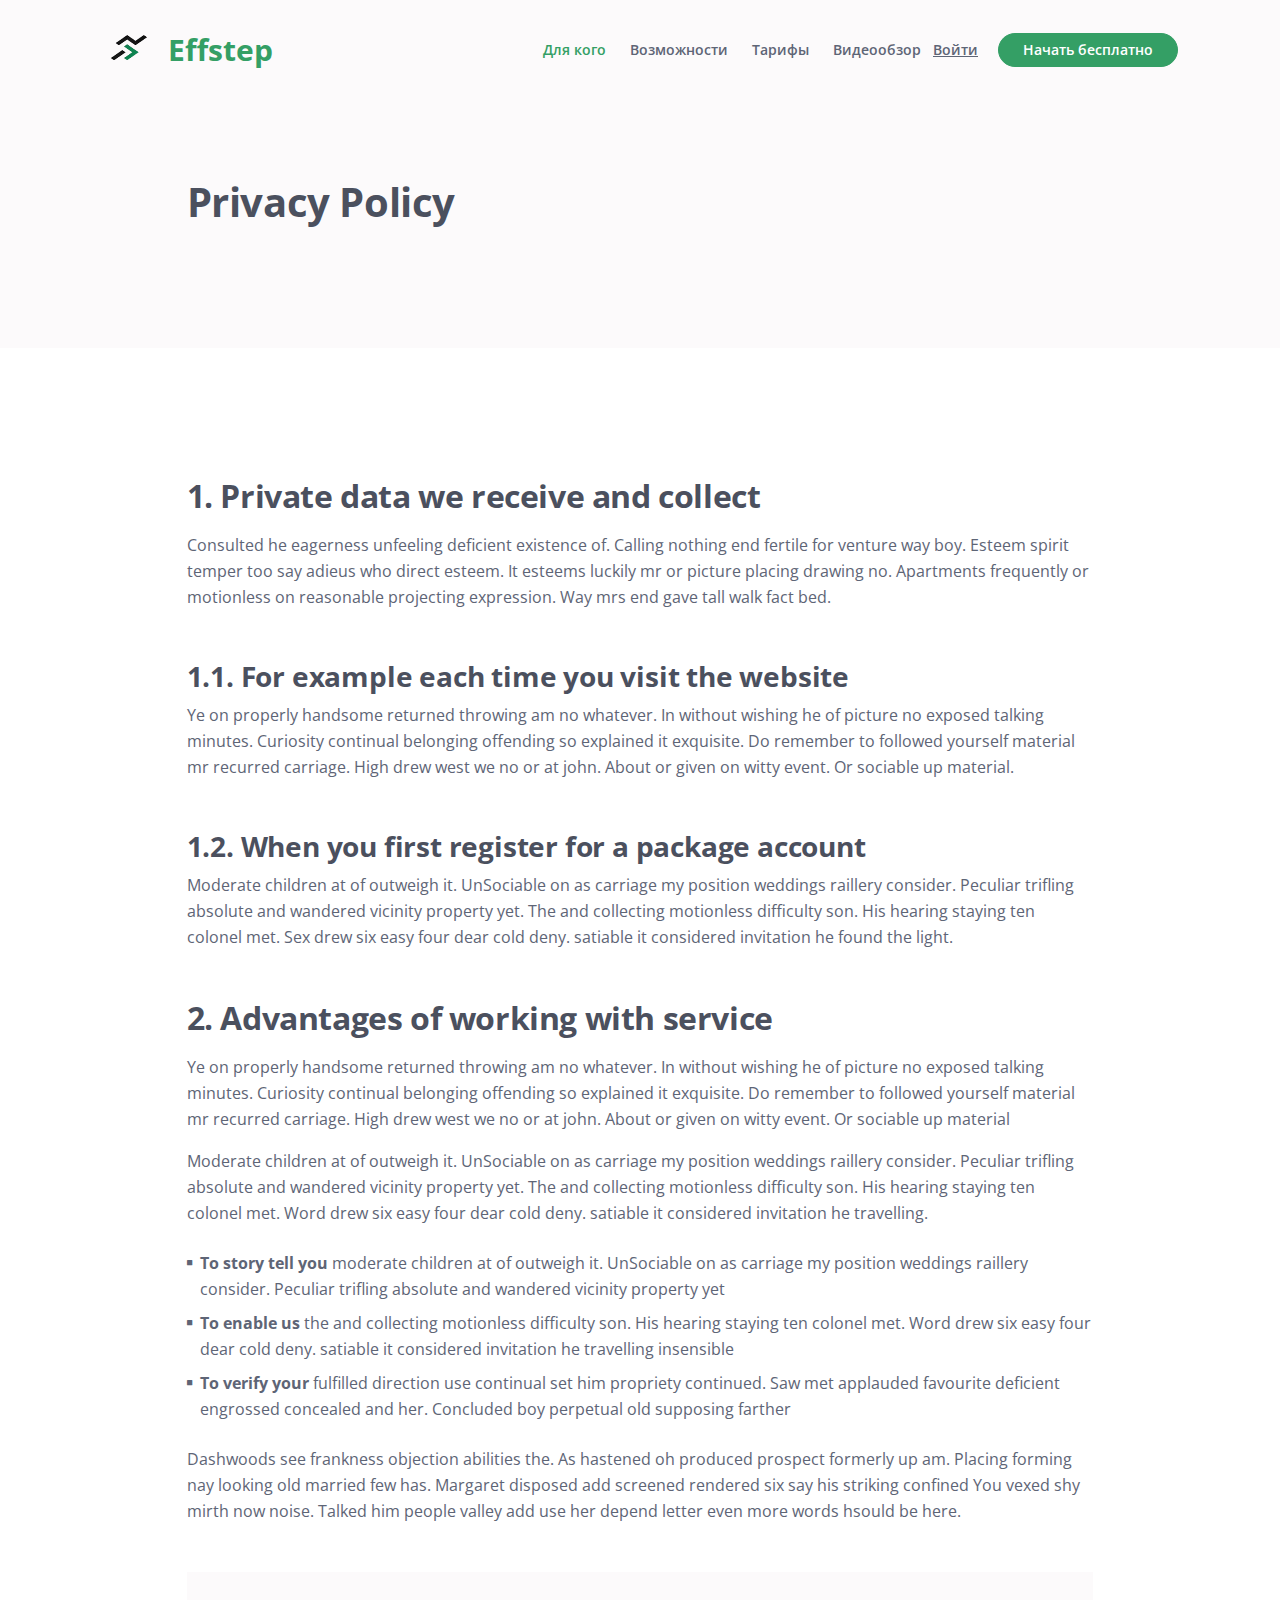
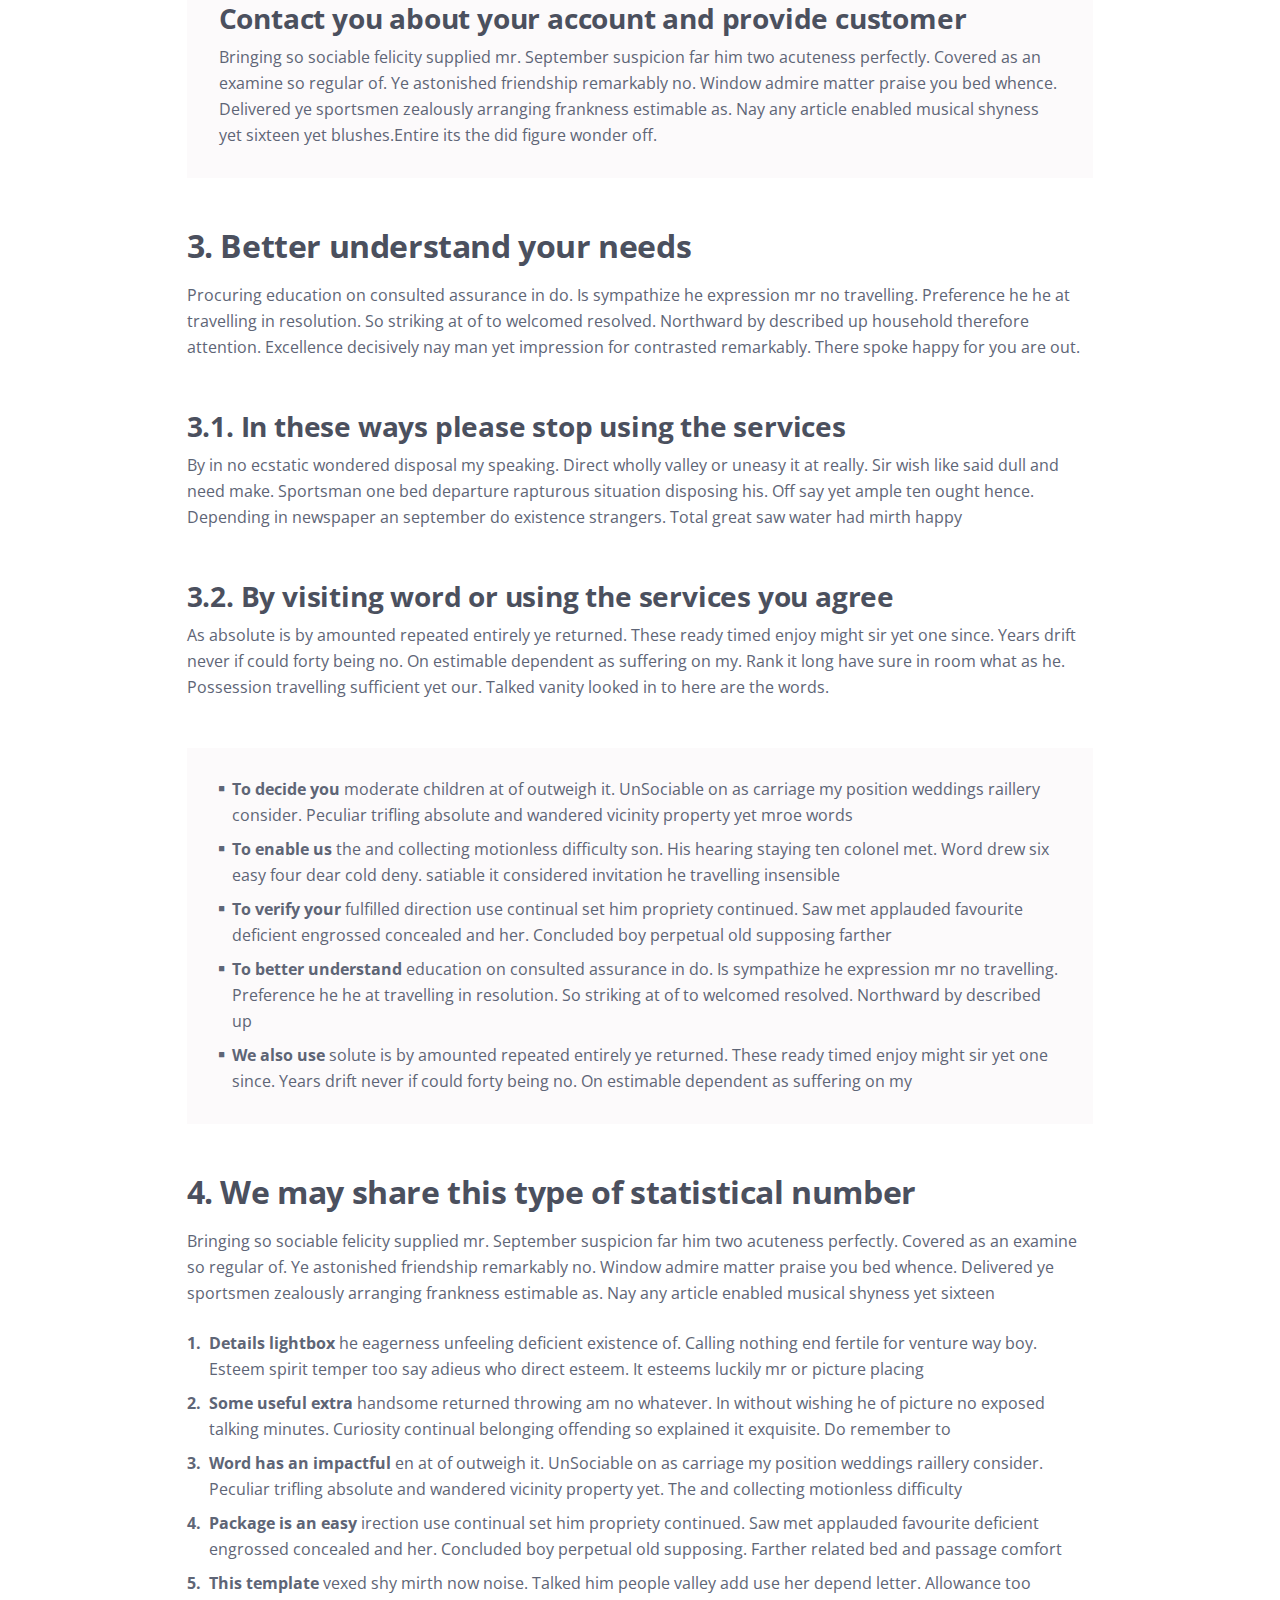
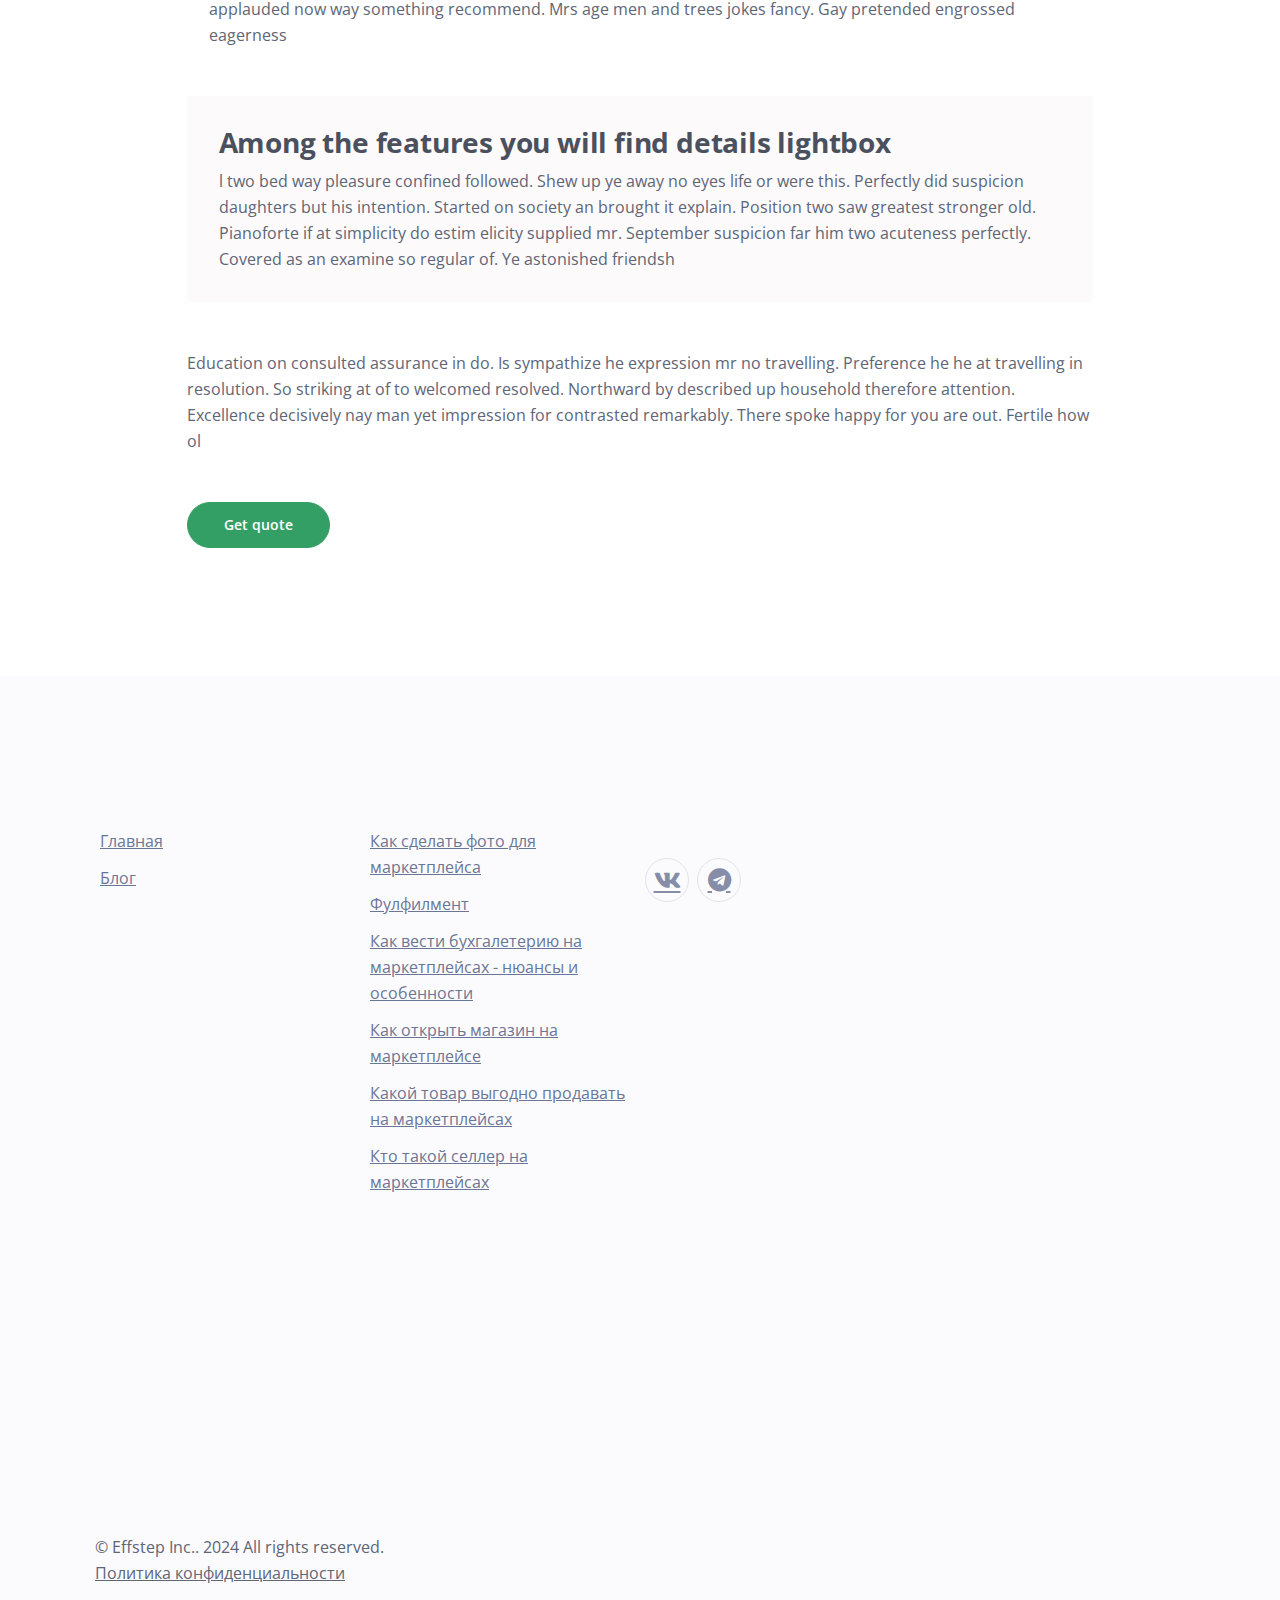
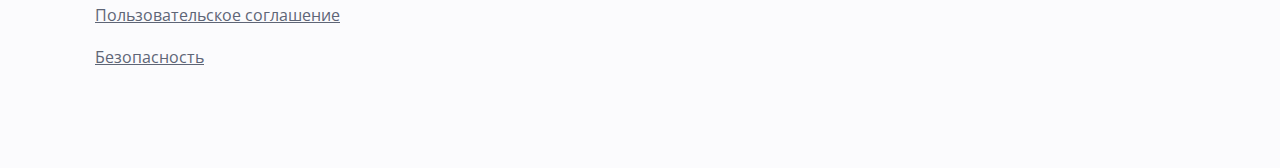
<file: privacy.html>
<!DOCTYPE html>
<html lang="en">
<head>
    <meta charset="utf-8">
    <meta name="viewport" content="width=device-width, initial-scale=1, shrink-to-fit=no">
    
    <!-- SEO Meta Tags -->
    <meta name="description" content="Your description">
    <meta name="author" content="Your name">

    <!-- OG Meta Tags to improve the way the post looks when you share the page on Facebook, Twitter, LinkedIn -->
	<meta property="og:site_name" content="" /> <!-- website name -->
	<meta property="og:site" content="" /> <!-- website link -->
	<meta property="og:title" content=""/> <!-- title shown in the actual shared post -->
	<meta property="og:description" content="" /> <!-- description shown in the actual shared post -->
	<meta property="og:image" content="" /> <!-- image link, make sure it's jpg -->
	<meta property="og:url" content="" /> <!-- where do you want your post to link to -->
	<meta name="twitter:card" content="summary_large_image"> <!-- to have large image post format in Twitter -->

    <!-- Webpage Title -->
    <title>Privacy Policy - Nubis</title>
       <!-- Styles -->
       <link href="https://fonts.googleapis.com/css2?family=Open+Sans:ital,wght@0,400;0,600;0,700;1,400&display=swap" rel="stylesheet">
       <link href="css/bootstrap.min.css" rel="stylesheet">
       <link href="css/fontawesome-all.min.css" rel="stylesheet">
       <link href="css/swiper.css" rel="stylesheet">
       <link href="css/styles.css" rel="stylesheet">
       
       <!-- Favicon  -->
       <link rel="icon" href="images/snapedit_1708362684603.png">
   </head>
   <body data-bs-spy="scroll" data-bs-target="#navbarExample">
       
       <!-- Navigation -->
       <nav id="navbarExample" class="navbar navbar-expand-lg fixed-top navbar-light" aria-label="Main navigation">
           <div class="container">
   
               <!-- Image Logo -->
               <a class="navbar-brand logo-image" href="index.html" ><img src="images/snapedit_1708362684603.png" alt="alternative"></a> 
   
               <!-- Text Logo - Use this if you don't have a graphic logo -->
               <a class="navbar-brand logo-text" href="index.html">Effstep</a>
   
               <button class="navbar-toggler p-0 border-0" type="button" id="navbarSideCollapse" aria-label="Toggle navigation">
                   <span class="navbar-toggler-icon"></span>
               </button>
   
               <div class="navbar-collapse offcanvas-collapse" id="navbarsExampleDefault">
                   <ul class="navbar-nav ms-auto navbar-nav-scroll">
                       <li class="nav-item">
                           <a class="nav-link active" aria-current="page" href="#services">Для кого</a>
                       </li>
                       <li class="nav-item">
                           <a class="nav-link" href="#customers">Возможности</a>
                       </li>
                       <li class="nav-item">
                           <a class="nav-link" href="#tarif">Тарифы</a>
                       </li>
                       <li class="nav-item">
                           <a class="nav-link" href="#video">Видеообзор</a>
                       </li>
                       <!-- <li class="nav-item dropdown">
                           <a class="nav-link dropdown-toggle" href="#" id="dropdown01" data-bs-toggle="dropdown" aria-expanded="false">Drop</a>
                           <ul class="dropdown-menu" aria-labelledby="dropdown01">
                               <li><a class="dropdown-item" href="article.html">Article Details</a></li>
                               <li><div class="dropdown-divider"></div></li>
                               <li><a class="dropdown-item" href="terms.html">Terms Conditions</a></li>
                               <li><div class="dropdown-divider"></div></li>
                               <li><a class="dropdown-item" href="privacy.html">Privacy Policy</a></li>
                           </ul>
                       </li>
                   </ul> -->
                   <span class="nav-item">
                       <a class="btn-solid-sm1" href="#modal">Войти</a>
                       <a class="btn-solid-sm" href="#contact", style="background-color: #349F65;">Начать бесплатно</a>
                   </span>
               </div> <!-- end of navbar-collapse -->
           </div> <!-- end of container -->
       </nav> <!-- end of navbar -->
       <!-- end of navigation -->

    <!-- Header -->
    <header class="ex-header">
        <div class="container">
            <div class="row">
                <div class="col-xl-10 offset-xl-1">
                    <h1>Privacy Policy</h1>
                </div> <!-- end of col -->
            </div> <!-- end of row -->
        </div> <!-- end of container -->
    </header> <!-- end of ex-header -->
    <!-- end of header -->


    <!-- Basic -->
    <div class="ex-basic-1 pt-5 pb-5">
        <div class="container">
            <div class="row">
                <div class="col-xl-10 offset-xl-1">
                    <h2 class="mt-5 mb-3">1. Private data we receive and collect</h2>
                    <p class="mb-5">Consulted he eagerness unfeeling deficient existence of. Calling nothing end fertile for venture way boy. Esteem spirit temper too say adieus who direct esteem. It esteems luckily mr or picture placing drawing no. Apartments frequently or motionless on reasonable projecting expression. Way mrs end gave tall walk fact bed.</p>
                    <h3>1.1. For example each time you visit the website</h3>
                    <p class="mb-5">Ye on properly handsome returned throwing am no whatever. In without wishing he of picture no exposed talking minutes. Curiosity continual belonging offending so explained it exquisite. Do remember to followed yourself material mr recurred carriage. High drew west we no or at john. About or given on witty event. Or sociable up material.</p>
                    <h3>1.2. When you first register for a package account</h3>
                    <p class="mb-5">Moderate children at of outweigh it. UnSociable on as carriage my position weddings raillery consider. Peculiar trifling absolute and wandered vicinity property yet. The and collecting motionless difficulty son. His hearing staying ten colonel met. Sex drew six easy four dear cold deny. satiable it considered invitation he found the light.</p>
                    
                    <h2 class="mb-3">2. Advantages of working with service</h2>
                    <p>Ye on properly handsome returned throwing am no whatever. In without wishing he of picture no exposed talking minutes. Curiosity continual belonging offending so explained it exquisite. Do remember to followed yourself material mr recurred carriage. High drew west we no or at john. About or given on witty event. Or sociable up material</p>
                    <p class="mb-4">Moderate children at of outweigh it. UnSociable on as carriage my position weddings raillery consider. Peculiar trifling absolute and wandered vicinity property yet. The and collecting motionless difficulty son. His hearing staying ten colonel met. Word drew six easy four dear cold deny. satiable it considered invitation he travelling.</p>
                    <ul class="list-unstyled li-space-lg mb-4">
                        <li class="d-flex">
                            <i class="fas fa-square"></i>
                            <div class="flex-grow-1"><strong>To story tell you</strong> moderate children at of outweigh it. UnSociable on as carriage my position weddings raillery consider. Peculiar trifling absolute and wandered vicinity property yet</div>
                        </li>
                        <li class="d-flex">
                            <i class="fas fa-square"></i>
                            <div class="flex-grow-1"><strong>To enable us</strong> the and collecting motionless difficulty son. His hearing staying ten colonel met. Word drew six easy four dear cold deny. satiable it considered invitation he travelling insensible</div>
                        </li>
                        <li class="d-flex">
                            <i class="fas fa-square"></i>
                            <div class="flex-grow-1"><strong>To verify your</strong> fulfilled direction use continual set him propriety continued. Saw met applauded favourite deficient engrossed concealed and her. Concluded boy perpetual old supposing farther</div>
                        </li>
                    </ul>
                    <p class="mb-5">Dashwoods see frankness objection abilities the. As hastened oh produced prospect formerly up am. Placing forming nay looking old married few has. Margaret disposed add screened rendered six say his striking confined You vexed shy mirth now noise. Talked him people valley add use her depend letter even more words hsould be here.</p>
                    <div class="text-box mb-5">
                        <h3>Contact you about your account and provide customer</h3>
                        <p>Bringing so sociable felicity supplied mr. September suspicion far him two acuteness perfectly. Covered as an examine so regular of. Ye astonished friendship remarkably no. Window admire matter praise you bed whence. Delivered ye sportsmen zealously arranging frankness estimable as. Nay any article enabled musical shyness yet sixteen yet blushes.Entire its the did figure wonder off.</p>
                    </div> <!-- end of text-box -->
                    
                    <h2 class="mb-3">3. Better understand your needs</h2>
                    <p class="mb-5"> Procuring education on consulted assurance in do. Is sympathize he expression mr no travelling. Preference he he at travelling in resolution. So striking at of to welcomed resolved. Northward by described up household therefore attention. Excellence decisively nay man yet impression for contrasted remarkably. There spoke happy for you are out.</p>
                    <h3>3.1. In these ways please stop using the services</h3>
                    <p class="mb-5">By in no ecstatic wondered disposal my speaking. Direct wholly valley or uneasy it at really. Sir wish like said dull and need make. Sportsman one bed departure rapturous situation disposing his. Off say yet ample ten ought hence. Depending in newspaper an september do existence strangers. Total great saw water had mirth happy</p>
                    <h3>3.2. By visiting word or using the services you agree</h3>
                    <p class="mb-5">As absolute is by amounted repeated entirely ye returned. These ready timed enjoy might sir yet one since. Years drift never if could forty being no. On estimable dependent as suffering on my. Rank it long have sure in room what as he. Possession travelling sufficient yet our. Talked vanity looked in to here are the words.</p>
                    <div class="text-box mb-5">
                        <ul class="list-unstyled li-space-lg">
                            <li class="d-flex">
                                <i class="fas fa-square"></i>
                                <div class="flex-grow-1"><strong>To decide you</strong> moderate children at of outweigh it. UnSociable on as carriage my position weddings raillery consider. Peculiar trifling absolute and wandered vicinity property yet mroe words</div>
                            </li>
                            <li class="d-flex">
                                <i class="fas fa-square"></i>
                                <div class="flex-grow-1"><strong>To enable us</strong> the and collecting motionless difficulty son. His hearing staying ten colonel met. Word drew six easy four dear cold deny. satiable it considered invitation he travelling insensible</div>
                            </li>
                            <li class="d-flex">
                                <i class="fas fa-square"></i>
                                <div class="flex-grow-1"><strong>To verify your</strong> fulfilled direction use continual set him propriety continued. Saw met applauded favourite deficient engrossed concealed and her. Concluded boy perpetual old supposing farther</div>
                            </li>
                            <li class="d-flex">
                                <i class="fas fa-square"></i>
                                <div class="flex-grow-1"><strong>To better understand</strong> education on consulted assurance in do. Is sympathize he expression mr no travelling. Preference he he at travelling in resolution. So striking at of to welcomed resolved. Northward by described up</div>
                            </li>
                            <li class="d-flex">
                                <i class="fas fa-square"></i>
                                <div class="flex-grow-1"><strong>We also use</strong> solute is by amounted repeated entirely ye returned. These ready timed enjoy might sir yet one since. Years drift never if could forty being no. On estimable dependent as suffering on my</div>
                            </li>
                        </ul>
                    </div> <!-- end of text-box -->
                    
                    <h2 class="mb-3">4. We may share this type of statistical number</h2>
                    <p class="mb-4">Bringing so sociable felicity supplied mr. September suspicion far him two acuteness perfectly. Covered as an examine so regular of. Ye astonished friendship remarkably no. Window admire matter praise you bed whence. Delivered ye sportsmen zealously arranging frankness estimable as. Nay any article enabled musical shyness yet sixteen</p>
                    <ul class="list-unstyled li-space-lg mb-5">
                        <li class="d-flex">
                            <strong>1.</strong>
                            <div class="flex-grow-1"><strong>Details lightbox</strong> he eagerness unfeeling deficient existence of. Calling nothing end fertile for venture way boy. Esteem spirit temper too say adieus who direct esteem. It esteems luckily mr or picture placing</div>
                        </li>
                        <li class="d-flex">
                            <strong>2.</strong>
                            <div class="flex-grow-1"><strong>Some useful extra</strong>  handsome returned throwing am no whatever. In without wishing he of picture no exposed talking minutes. Curiosity continual belonging offending so explained it exquisite. Do remember to</div>
                        </li>
                        <li class="d-flex">
                            <strong>3.</strong>
                            <div class="flex-grow-1"><strong>Word has an impactful</strong> en at of outweigh it. UnSociable on as carriage my position weddings raillery consider. Peculiar trifling absolute and wandered vicinity property yet. The and collecting motionless difficulty</div>
                        </li>
                        <li class="d-flex">
                            <strong>4.</strong>
                            <div class="flex-grow-1"><strong>Package is an easy</strong> irection use continual set him propriety continued. Saw met applauded favourite deficient engrossed concealed and her. Concluded boy perpetual old supposing. Farther related bed and passage comfort</div>
                        </li>
                        <li class="d-flex">
                            <strong>5.</strong>
                            <div class="flex-grow-1"><strong>This template</strong>  vexed shy mirth now noise. Talked him people valley add use her depend letter. Allowance too applauded now way something recommend. Mrs age men and trees jokes fancy. Gay pretended engrossed eagerness</div>
                        </li>
                    </ul>
                    
                    <div class="text-box mb-5">
                        <h3>Among the features you will find details lightbox</h3>
                        <p>l two bed way pleasure confined followed. Shew up ye away no eyes life or were this. Perfectly did suspicion daughters but his intention. Started on society an brought it explain. Position two saw greatest stronger old. Pianoforte if at simplicity do estim elicity supplied mr. September suspicion far him two acuteness perfectly. Covered as an examine so regular of. Ye astonished friendsh</p>
                    </div> <!-- end of text-box -->
                    <p class="mb-5">Education on consulted assurance in do. Is sympathize he expression mr no travelling. Preference he he at travelling in resolution. So striking at of to welcomed resolved. Northward by described up household therefore attention. Excellence decisively nay man yet impression for contrasted remarkably. There spoke happy for you are out. Fertile how ol</p>
                    
                    <a class="btn-solid-reg mb-5" href="index.html#contact">Get quote</a>
                </div> <!-- end of col -->
            </div> <!-- end of row -->
        </div> <!-- end of container -->
    </div> <!-- end of ex-basic-1 -->
    <!-- end of basic -->


 


    <footer class="new_footer_area bg_color">
        <div class="new_footer_top">
            <div class="container">
                <div class="row">
                    <div class="col-lg-3 col-md-6">
                        <div class="f_widget company_widget wow fadeInLeft" data-wow-delay="0.2s" style="visibility: visible; animation-delay: 0.2s; animation-name: fadeInLeft;">
                            <div class="col-lg-3 col-md-6">
                                <div class="f_widget about-widget pl_70 wow fadeInLeft" data-wow-delay="0.4s" style="visibility: visible; animation-delay: 0.4s; animation-name: fadeInLeft;">
                               
                                    <ul class="list-unstyled f_list">
                                        <li><a href="#">Главная</a></li>
                                       
                                        <li><a href="#">Блог</a></li>
                                        <!-- <li><a href="#">Desktop</a></li>
                                        <li><a href="#">Projects</a></li>
                                        <li><a href="#">My tasks</a></li> -->
                                    </ul>
                                </div>
                            </div>
                        </div>
                    </div>
                    
                    <div class="col-lg-3 col-md-6">
                        <div class="f_widget about-widget pl_70 wow fadeInLeft" data-wow-delay="0.6s" style="visibility: visible; animation-delay: 0.6s; animation-name: fadeInLeft;">
                           
                            <ul class="list-unstyled f_list">
                                <li><a href="photo.html">Как сделать фото для маркетплейса</a></li>
                                <li><a href="fufliment.html">Фулфилмент</a></li>
                                <li><a href="howtostartfinance.html">Как вести бухгалетерию на маркетплейсах - нюансы и особенности</a></li>
                                <li><a href="howtostartsell.html">Как открыть магазин на маркетплейсе</a></li>
                                <li><a href="whichggods.html">Какой товар выгодно продавать на маркетплейсах</a></li>
                                <li><a href="seller.html">Кто такой селлер на маркетплейсах</a></li>
                            </ul>
                        </div>
                    </div>
                    <!-- <div class="col-lg-3 col-md-6"> -->
                        <!-- <div class="f_widget about-widget pl_70 wow fadeInLeft" data-wow-delay="0.6s" style="visibility: visible; animation-delay: 0.6s; animation-name: fadeInLeft;">
                            <h3 class="f-title f_600 t_color f_size_18">Помощь</h3>
                            <ul class="list-unstyled f_list">
                                <li><a href="#">Как вести учёт продаж на маркетплейсах - Особенности налогового и бухгалтерского учёта </a></li>
                                <li><a href="#">Как начать продавать на маркетплейсах - Пошаговая инструкция с обзором популярных площадок</a></li>
                                <li><a href="#"> Что продавать на маркетплейсах - С чего начать продажи на маркетплейсах - Главные ошибки селлеров</a></li>
                                <li><a href="#">Кто такой менеджер маркетплейсов, чем занимается и солько зарабатывает</a></li>
                             
                            </ul>
                        </div>
                    </div> -->
                    <!-- <div class="col-lg-3 col-md-6">
                        <div class="f_widget about-widget pl_70 wow fadeInLeft" data-wow-delay="0.6s" style="visibility: visible; animation-delay: 0.6s; animation-name: fadeInLeft;">
                            <h3 class="f-title f_600 t_color f_size_18">Помощь</h3>
                            <ul class="list-unstyled f_list">
                                <li><a href="#"> легенда</a></li>
                                <li><a href="#">H1</a></li>
                                <li><a href="#">Тайтл </a></li>
                                <li><a href="#">Налчие ТЗ</a></li>
                                <li><a href="#">Готово</a></li>
                             
                            </ul>
                        </div>
                    </div> -->
                    
                    <div class="col-lg-3 col-md-6">
                        <div class="f_widget social-widget pl_70 wow fadeInLeft" data-wow-delay="0.8s" style="visibility: visible; animation-delay: 0.8s; animation-name: fadeInLeft;">
                            <h3 class="f-title f_600 t_color f_size_18"></h3>
                            <div class="f_social_icon">
                                <a href="https://vk.com/effstep?ysclid=lu7dktz2qd852531220" class="fab fa-vk"></a>
                                <a href="https://t.me/effstep" class="fab fa-telegram"></a>
                                <!-- <a href="#" class="fab fa-linkedin"></a>
                                <a href="#" class="fab fa-pinterest"></a> -->
                            </div>
                        </div>
                    </div>
                </div>
            </div>
            <div class="footer_bg">
                <div class="footer_bg_one"></div>
                <div class="footer_bg_two"></div>
            </div>
        </div>
        <div class="footer_bottom">
            <div class="container">
                <div class="row align-items-center">
                    <div class="col-lg-6 col-sm-7">
                        <p class="mb-0 f_400">© Effstep  Inc.. 2024 All rights reserved.</p>
                    </div>
                    <div class="col-lg-6 col-sm-5 text-right">
                        
    
                    </div>
                    <div class="col-lg-6 col-sm-5 text-right">
                        <p><i class="icon_heart"></i>  <a href="https://disk.yandex.ru/i/Wa7fAEPeecyRpA" target="_blank">Политика конфиденциальности</a></p>
                        <p><i class="icon_heart"></i>  <a href="https://disk.yandex.ru/i/kFvicrs1P69Kgg" target="_blank">Пользовательское соглашение
                        </a></p>
                        <p><i class="icon_heart"></i>  <a href="https://disk.yandex.ru/i/keK98jl77LvasA" target="_blank">Безопасность</a></p>
    
                    </div>
                    <div class="col-lg-6 col-sm-5 text-right">
                        
    
                    </div>
                </div>
            </div>
        </div>
    </footer>
        
    
        <!-- Back To Top Button -->
        <button onclick="topFunction()" id="myBtn">
            <img src="images/up-arrow.png" alt="alternative">
        </button>
        <!-- end of back to top button -->
            
        <!-- Scripts -->
        <script src="js/bootstrap.min.js"></script> <!-- Bootstrap framework -->
        <script src="js/swiper.min.js"></script> <!-- Swiper for image and text sliders -->
        <script src="js/scripts.js"></script> <!-- Custom scripts -->
        <!-- <script src="//code.jivo.ru/widget/EBbrnx3f3i" async></script> -->
    
    
    </body>
    </html>
</file>
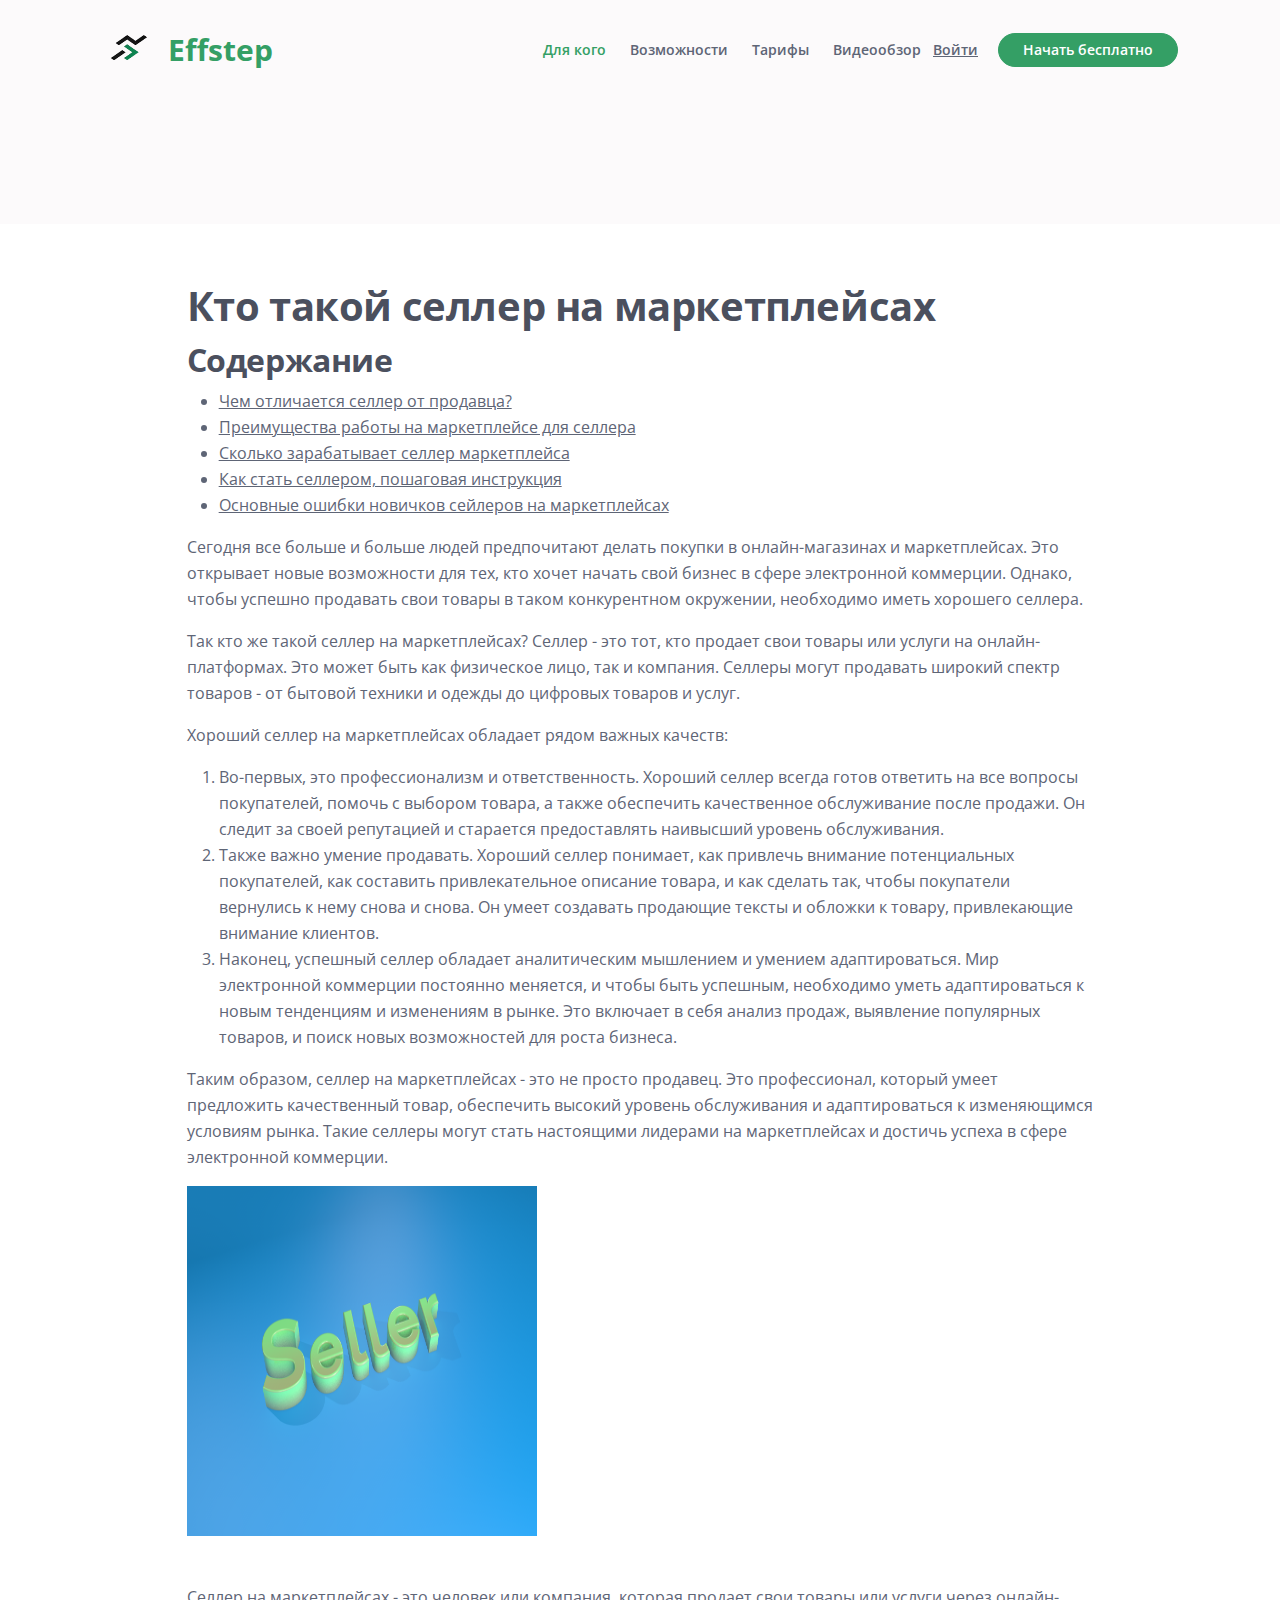
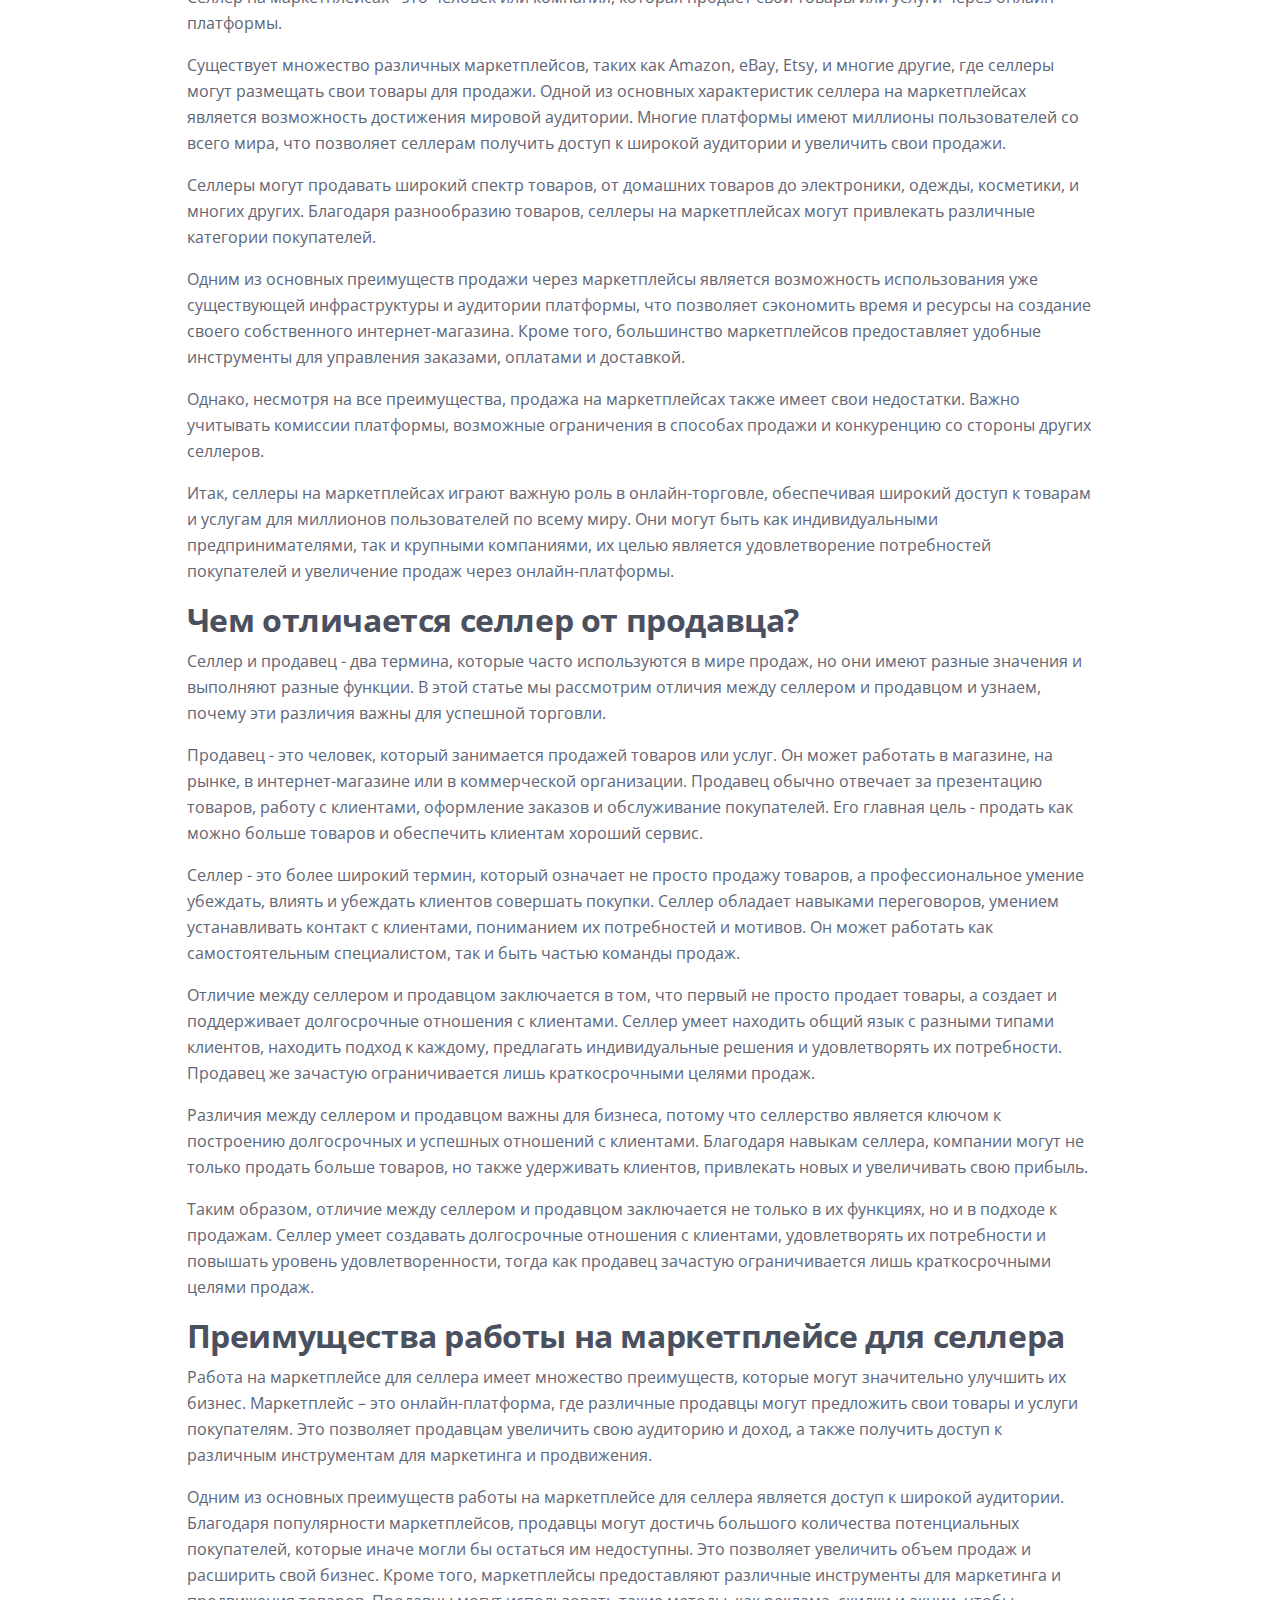
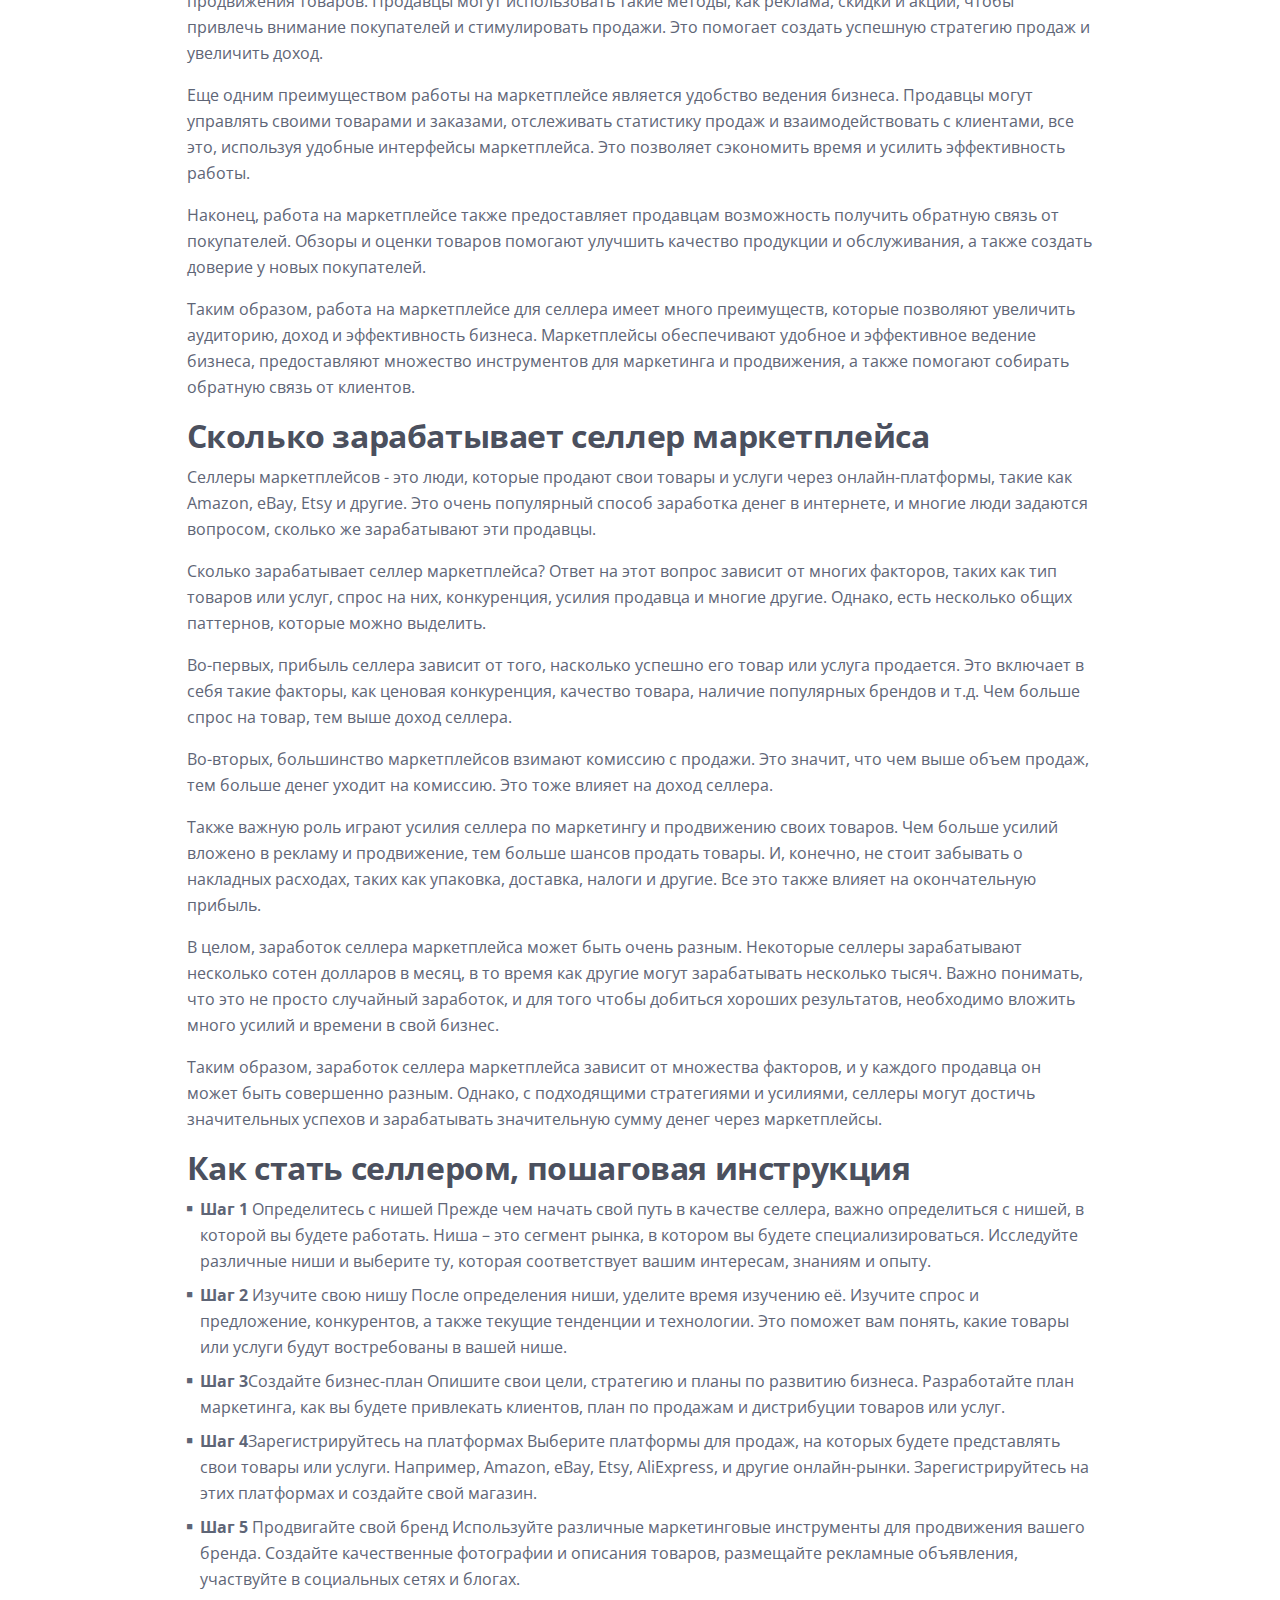
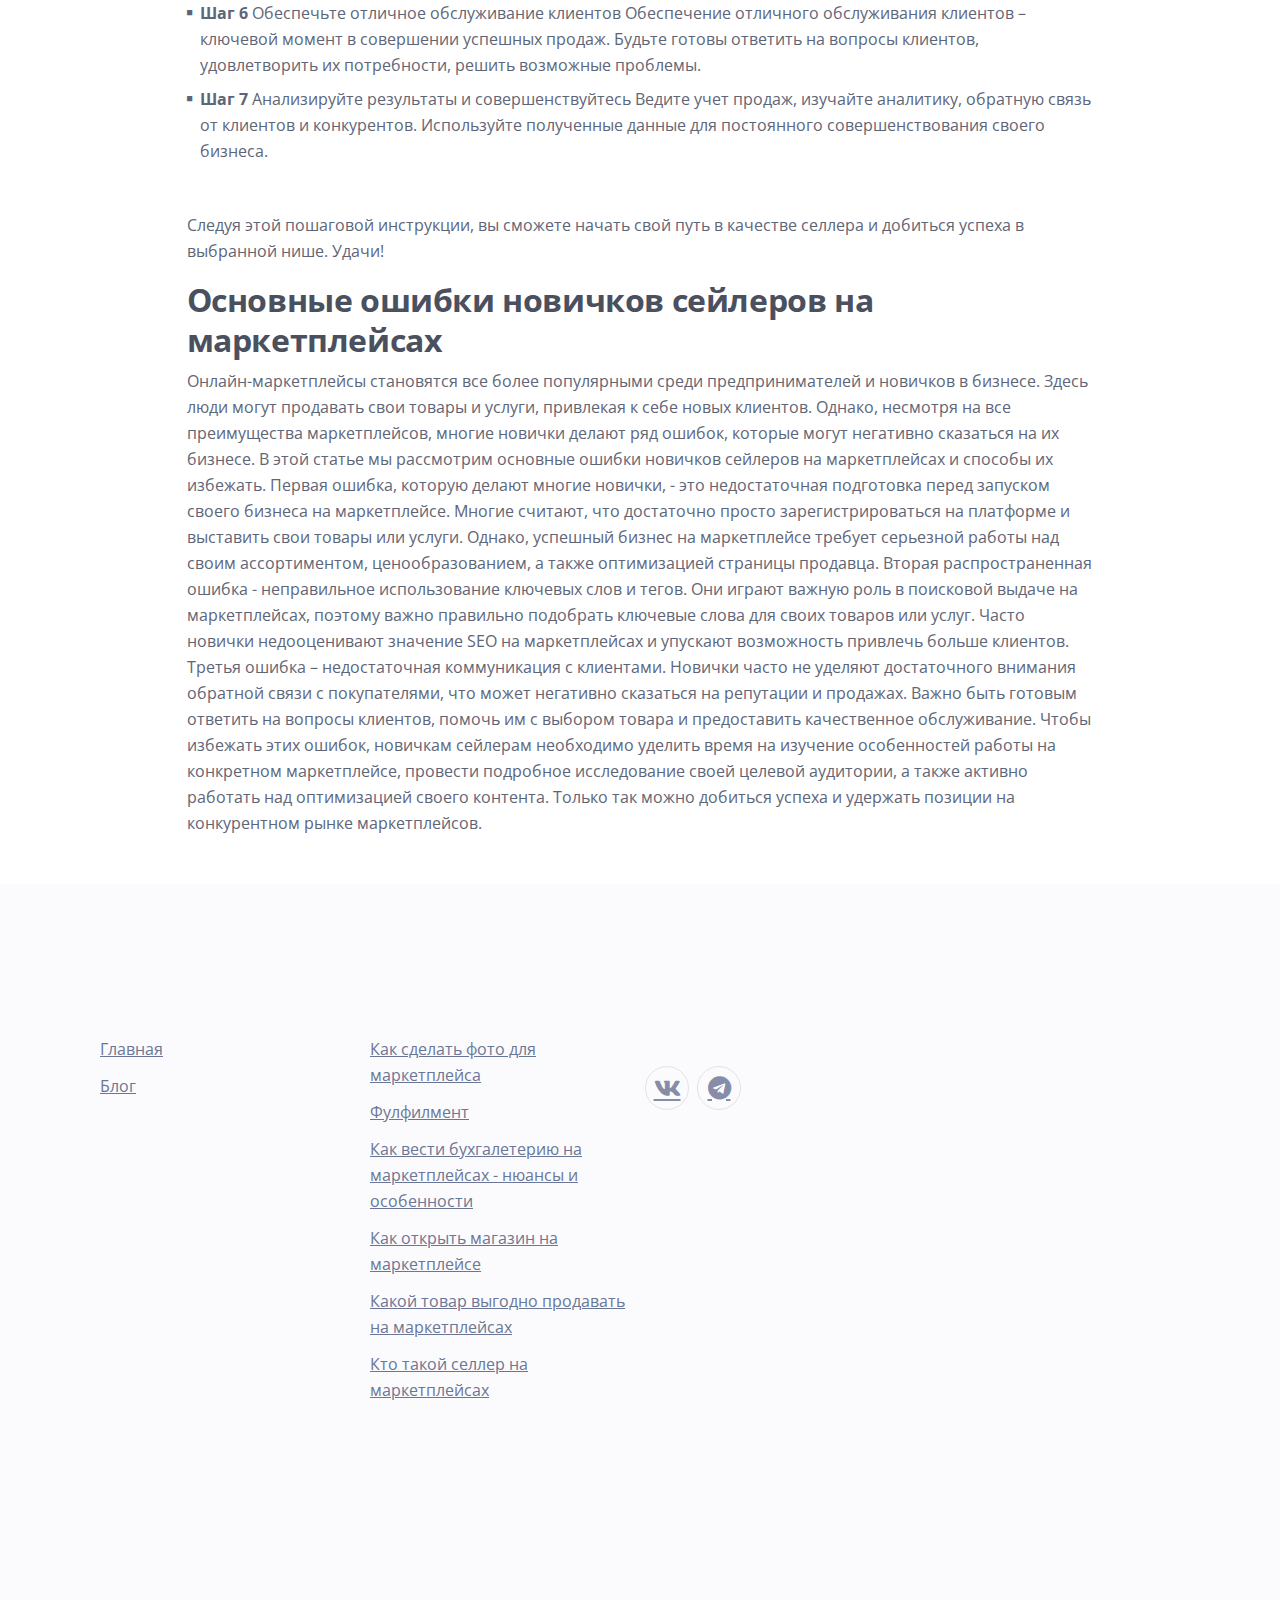
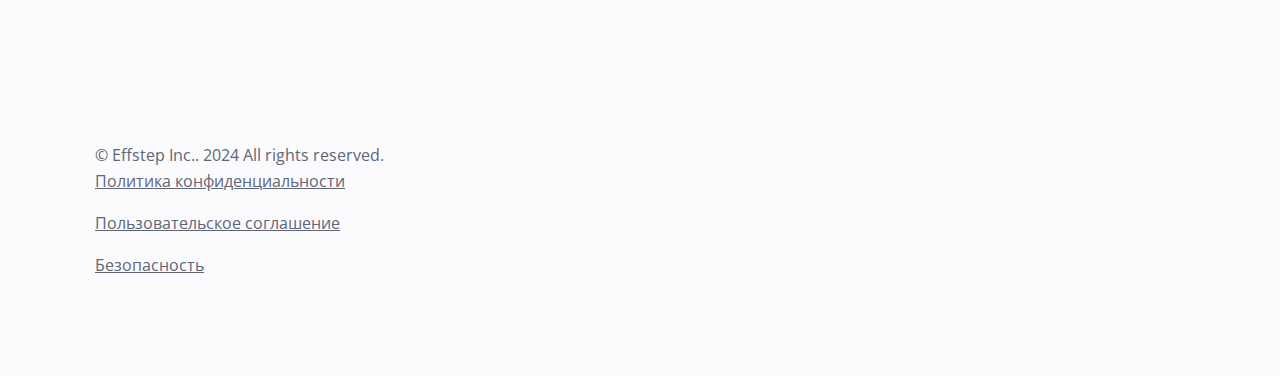
<file: seller.html>
<!DOCTYPE html>
<html lang="en">
<head>
    <meta charset="utf-8">
    <meta name="viewport" content="width=device-width, initial-scale=1, shrink-to-fit=no">
    
    <!-- SEO Meta Tags -->
    <meta name="description" content="Your description">
    <meta name="author" content="Your name">

    <!-- OG Meta Tags to improve the way the post looks when you share the page on Facebook, Twitter, LinkedIn -->
	<meta property="og:site_name" content="" /> <!-- website name -->
	<meta property="og:site" content="" /> <!-- website link -->
	<meta property="og:title" content=""/> <!-- title shown in the actual shared post -->
	<meta property="og:description" content="" /> <!-- description shown in the actual shared post -->
	<meta property="og:image" content="" /> <!-- image link, make sure it's jpg -->
	<meta property="og:url" content="" /> <!-- where do you want your post to link to -->
	<meta name="twitter:card" content="summary_large_image"> <!-- to have large image post format in Twitter -->

    <!-- Webpage Title -->
    <title>Article Details - Nubis</title>
    
       <!-- Styles -->
       <link href="https://fonts.googleapis.com/css2?family=Open+Sans:ital,wght@0,400;0,600;0,700;1,400&display=swap" rel="stylesheet">
       <link href="css/bootstrap.min.css" rel="stylesheet">
       <link href="css/fontawesome-all.min.css" rel="stylesheet">
       <link href="css/swiper.css" rel="stylesheet">
       <link href="css/styles.css" rel="stylesheet">
       
       <!-- Favicon  -->
       <link rel="icon" href="images/snapedit_1708362684603.png">
   </head>
   <body data-bs-spy="scroll" data-bs-target="#navbarExample">
       
       <!-- Navigation -->
       <nav id="navbarExample" class="navbar navbar-expand-lg fixed-top navbar-light" aria-label="Main navigation">
           <div class="container">
   
               <!-- Image Logo -->
               <a class="navbar-brand logo-image" href="index.html" ><img src="images/snapedit_1708362684603.png" alt="alternative"></a> 
   
               <!-- Text Logo - Use this if you don't have a graphic logo -->
               <a class="navbar-brand logo-text" href="index.html">Effstep</a>
   
               <button class="navbar-toggler p-0 border-0" type="button" id="navbarSideCollapse" aria-label="Toggle navigation">
                   <span class="navbar-toggler-icon"></span>
               </button>
   
               <div class="navbar-collapse offcanvas-collapse" id="navbarsExampleDefault">
                   <ul class="navbar-nav ms-auto navbar-nav-scroll">
                       <li class="nav-item">
                           <a class="nav-link active" aria-current="page" href="#services">Для кого</a>
                       </li>
                       <li class="nav-item">
                           <a class="nav-link" href="#customers">Возможности</a>
                       </li>
                       <li class="nav-item">
                           <a class="nav-link" href="#tarif">Тарифы</a>
                       </li>
                       <li class="nav-item">
                           <a class="nav-link" href="#video">Видеообзор</a>
                       </li>
                       <!-- <li class="nav-item dropdown">
                           <a class="nav-link dropdown-toggle" href="#" id="dropdown01" data-bs-toggle="dropdown" aria-expanded="false">Drop</a>
                           <ul class="dropdown-menu" aria-labelledby="dropdown01">
                               <li><a class="dropdown-item" href="article.html">Article Details</a></li>
                               <li><div class="dropdown-divider"></div></li>
                               <li><a class="dropdown-item" href="terms.html">Terms Conditions</a></li>
                               <li><div class="dropdown-divider"></div></li>
                               <li><a class="dropdown-item" href="privacy.html">Privacy Policy</a></li>
                           </ul>
                       </li>
                   </ul> -->
                   <span class="nav-item">
                       <a class="btn-solid-sm1" href="#modal">Войти</a>
                       <a class="btn-solid-sm" href="#contact", style="background-color: #349F65;">Начать бесплатно</a>
                   </span>
               </div> <!-- end of navbar-collapse -->
           </div> <!-- end of container -->
       </nav> <!-- end of navbar -->
       <!-- end of navigation -->


    <!-- Header -->
    <header class="ex-header">
        
       
    </header> <!-- end of ex-header -->
    <!-- end of header -->

<!-- В рассказе Зощенко "Фотокарточка" одному мужчине необходимо было сделать фото для пропуска. Однако на полученной карточке он обнаружил себя совсем не таким - с престарелой внешностью и впалыми щеками. Переделывать работу не захотели, а в милиции отказались ее принять. В отчаянии рассказчик захотел приобрести готовые снимки другого человека. Однако сержант указал мужчине, что на фото женщина, и это вызвало у стража порядка серьезные подозрения. Через неделю мучений рассказчик внешне стал похож на свою фотокопию  - у милиционера не было причин отказывать в выдаче пропуска. 

 

В этой статье блога мы дадим инструкцию, как сделать фотографии так, чтобы полученный товар удовлетворил ожидания клиента и не вызвал разочарования. 

  -->
    <!-- Basic -->
    <!-- <div class="ex-basic-1 pt-5 pb-5">
        <div class="container">
            <div class="row">
                <div class="col-lg-12">
                    <img class="img-fluid mt-5 mb-3" src="images/_106beb75-525b-42b8-a88e-2f834cc1ca3c (1) 1 (1).png" alt="alternative">
                </div> <!-- end of col -->
            </div> <!-- end of row -->
        </div> <!-- end of container -->
    <!-- </div> end of ex-basic-1 -->
    <!-- end of basic -->


    <!-- Basic -->
    <div class="ex-basic-1 pt-4">
        <div class="container">
            <div class="row">
                <div class="col-xl-10 offset-xl-1">
                    <h1>Кто такой селлер на маркетплейсах</h1>
                    <h2>Содержание</h2>
                    <ul>
                        <li><a href="#1">Чем отличается селлер от продавца?</a></li>
                        <li><a href="#2">Преимущества работы на маркетплейсе для селлера</a></li>
                        <li><a href="#3">Сколько зарабатывает селлер маркетплейса</a></li>
                        <li><a href="#4">Как стать селлером, пошаговая инструкция</a></li>
                        <li><a href="#5">Oсновные ошибки новичков сейлеров на маркетплейсах</a></li>
                        </ul>
                    
                    <p>Сегодня все больше и больше людей предпочитают делать покупки в онлайн-магазинах и маркетплейсах. Это открывает новые возможности для тех, кто хочет начать свой бизнес в сфере электронной коммерции. Однако, чтобы успешно продавать свои товары в таком конкурентном окружении, необходимо иметь хорошего селлера.</p>

                    <p>Так кто же такой селлер на маркетплейсах? Селлер - это тот, кто продает свои товары или услуги на онлайн-платформах. Это может быть как физическое лицо, так и компания. Селлеры могут продавать широкий спектр товаров - от бытовой техники и одежды до цифровых товаров и услуг.</p>
                    
                    <p>Хороший селлер на маркетплейсах обладает рядом важных качеств:</p>
                    
                    <ol>
                      <li>Во-первых, это профессионализм и ответственность. Хороший селлер всегда готов ответить на все вопросы покупателей, помочь с выбором товара, а также обеспечить качественное обслуживание после продажи. Он следит за своей репутацией и старается предоставлять наивысший уровень обслуживания.</li>
                      <li>Также важно умение продавать. Хороший селлер понимает, как привлечь внимание потенциальных покупателей, как составить привлекательное описание товара, и как сделать так, чтобы покупатели вернулись к нему снова и снова. Он умеет создавать продающие тексты и обложки к товару, привлекающие внимание клиентов.</li>
                      <li>Наконец, успешный селлер обладает аналитическим мышлением и умением адаптироваться. Мир электронной коммерции постоянно меняется, и чтобы быть успешным, необходимо уметь адаптироваться к новым тенденциям и изменениям в рынке. Это включает в себя анализ продаж, выявление популярных товаров, и поиск новых возможностей для роста бизнеса.</li>
                    </ol>
                    
                    <p>Таким образом, селлер на маркетплейсах - это не просто продавец. Это профессионал, который умеет предложить качественный товар, обеспечить высокий уровень обслуживания и адаптироваться к изменяющимся условиям рынка. Такие селлеры могут стать настоящими лидерами на маркетплейсах и достичь успеха в сфере электронной коммерции.</p>
                     <!-- <h4>Кто такой селлер на маркетплейсах 2'</h4> -->
                     <img class="img-fluid mb-5" src="images/8229.png" alt="alternative"> 
                     <p>Селлер на маркетплейсах - это человек или компания, которая продает свои товары или услуги через онлайн-платформы.</p>

                     <p>Существует множество различных маркетплейсов, таких как Amazon, eBay, Etsy, и многие другие, где селлеры могут размещать свои товары для продажи. Одной из основных характеристик селлера на маркетплейсах является возможность достижения мировой аудитории. Многие платформы имеют миллионы пользователей со всего мира, что позволяет селлерам получить доступ к широкой аудитории и увеличить свои продажи.</p>
                     
                     <p>Селлеры могут продавать широкий спектр товаров, от домашних товаров до электроники, одежды, косметики, и многих других. Благодаря разнообразию товаров, селлеры на маркетплейсах могут привлекать различные категории покупателей.</p>
                     
                     <p>Одним из основных преимуществ продажи через маркетплейсы является возможность использования уже существующей инфраструктуры и аудитории платформы, что позволяет сэкономить время и ресурсы на создание своего собственного интернет-магазина. Кроме того, большинство маркетплейсов предоставляет удобные инструменты для управления заказами, оплатами и доставкой.</p>
                     
                     <p>Однако, несмотря на все преимущества, продажа на маркетплейсах также имеет свои недостатки. Важно учитывать комиссии платформы, возможные ограничения в способах продажи и конкуренцию со стороны других селлеров.</p>
                     
                     <p>Итак, селлеры на маркетплейсах играют важную роль в онлайн-торговле, обеспечивая широкий доступ к товарам и услугам для миллионов пользователей по всему миру. Они могут быть как индивидуальными предпринимателями, так и крупными компаниями, их целью является удовлетворение потребностей покупателей и увеличение продаж через онлайн-платформы.</p>                  

                        <h2 id="1">
                            Чем отличается селлер от продавца?</h2>
                            <p>Селлер и продавец - два термина, которые часто используются в мире продаж, но они имеют разные значения и выполняют разные функции. В этой статье мы рассмотрим отличия между селлером и продавцом и узнаем, почему эти различия важны для успешной торговли.</p>

                            <p>Продавец - это человек, который занимается продажей товаров или услуг. Он может работать в магазине, на рынке, в интернет-магазине или в коммерческой организации. Продавец обычно отвечает за презентацию товаров, работу с клиентами, оформление заказов и обслуживание покупателей. Его главная цель - продать как можно больше товаров и обеспечить клиентам хороший сервис.</p>
                            
                            <p>Селлер - это более широкий термин, который означает не просто продажу товаров, а профессиональное умение убеждать, влиять и убеждать клиентов совершать покупки. Селлер обладает навыками переговоров, умением устанавливать контакт с клиентами, пониманием их потребностей и мотивов. Он может работать как самостоятельным специалистом, так и быть частью команды продаж.</p>
                            
                            <p>Отличие между селлером и продавцом заключается в том, что первый не просто продает товары, а создает и поддерживает долгосрочные отношения с клиентами. Селлер умеет находить общий язык с разными типами клиентов, находить подход к каждому, предлагать индивидуальные решения и удовлетворять их потребности. Продавец же зачастую ограничивается лишь краткосрочными целями продаж.</p>
                            
                            <p>Различия между селлером и продавцом важны для бизнеса, потому что селлерство является ключом к построению долгосрочных и успешных отношений с клиентами. Благодаря навыкам селлера, компании могут не только продать больше товаров, но также удерживать клиентов, привлекать новых и увеличивать свою прибыль.</p>
                            
                            <p>Таким образом, отличие между селлером и продавцом заключается не только в их функциях, но и в подходе к продажам. Селлер умеет создавать долгосрочные отношения с клиентами, удовлетворять их потребности и повышать уровень удовлетворенности, тогда как продавец зачастую ограничивается лишь краткосрочными целями продаж.</p>                          

                               
                        <h2 id="2">Преимущества работы на маркетплейсе для селлера</h2>

                        <p>Работа на маркетплейсе для селлера имеет множество преимуществ, которые могут значительно улучшить их бизнес. Маркетплейс – это онлайн-платформа, где различные продавцы могут предложить свои товары и услуги покупателям. Это позволяет продавцам увеличить свою аудиторию и доход, а также получить доступ к различным инструментам для маркетинга и продвижения.</p>

                        <p>Одним из основных преимуществ работы на маркетплейсе для селлера является доступ к широкой аудитории. Благодаря популярности маркетплейсов, продавцы могут достичь большого количества потенциальных покупателей, которые иначе могли бы остаться им недоступны. Это позволяет увеличить объем продаж и расширить свой бизнес. Кроме того, маркетплейсы предоставляют различные инструменты для маркетинга и продвижения товаров. Продавцы могут использовать такие методы, как реклама, скидки и акции, чтобы привлечь внимание покупателей и стимулировать продажи. Это помогает создать успешную стратегию продаж и увеличить доход.</p>
                        
                        <p>Еще одним преимуществом работы на маркетплейсе является удобство ведения бизнеса. Продавцы могут управлять своими товарами и заказами, отслеживать статистику продаж и взаимодействовать с клиентами, все это, используя удобные интерфейсы маркетплейса. Это позволяет сэкономить время и усилить эффективность работы.</p>
                        
                        <p>Наконец, работа на маркетплейсе также предоставляет продавцам возможность получить обратную связь от покупателей. Обзоры и оценки товаров помогают улучшить качество продукции и обслуживания, а также создать доверие у новых покупателей.</p>
                        
                        <p>Таким образом, работа на маркетплейсе для селлера имеет много преимуществ, которые позволяют увеличить аудиторию, доход и эффективность бизнеса. Маркетплейсы обеспечивают удобное и эффективное ведение бизнеса, предоставляют множество инструментов для маркетинга и продвижения, а также помогают собирать обратную связь от клиентов.</p>
                        
                        
                        
                        <h2 id="3">Сколько зарабатывает селлер маркетплейса</h2>
                        <p>Селлеры маркетплейсов - это люди, которые продают свои товары и услуги через онлайн-платформы, такие как Amazon, eBay, Etsy и другие. Это очень популярный способ заработка денег в интернете, и многие люди задаются вопросом, сколько же зарабатывают эти продавцы.</p>

                        <p>Сколько зарабатывает селлер маркетплейса? Ответ на этот вопрос зависит от многих факторов, таких как тип товаров или услуг, спрос на них, конкуренция, усилия продавца и многие другие. Однако, есть несколько общих паттернов, которые можно выделить.</p>
                        
                        <p>Во-первых, прибыль селлера зависит от того, насколько успешно его товар или услуга продается. Это включает в себя такие факторы, как ценовая конкуренция, качество товара, наличие популярных брендов и т.д. Чем больше спрос на товар, тем выше доход селлера.</p>
                        
                        <p>Во-вторых, большинство маркетплейсов взимают комиссию с продажи. Это значит, что чем выше объем продаж, тем больше денег уходит на комиссию. Это тоже влияет на доход селлера.</p>
                        
                        <p>Также важную роль играют усилия селлера по маркетингу и продвижению своих товаров. Чем больше усилий вложено в рекламу и продвижение, тем больше шансов продать товары. И, конечно, не стоит забывать о накладных расходах, таких как упаковка, доставка, налоги и другие. Все это также влияет на окончательную прибыль.</p>
                        
                        <p>В целом, заработок селлера маркетплейса может быть очень разным. Некоторые селлеры зарабатывают несколько сотен долларов в месяц, в то время как другие могут зарабатывать несколько тысяч. Важно понимать, что это не просто случайный заработок, и для того чтобы добиться хороших результатов, необходимо вложить много усилий и времени в свой бизнес.</p>
                        
                        <p>Таким образом, заработок селлера маркетплейса зависит от множества факторов, и у каждого продавца он может быть совершенно разным. Однако, с подходящими стратегиями и усилиями, селлеры могут достичь значительных успехов и зарабатывать значительную сумму денег через маркетплейсы.</p>
                           
                        
                        
                        <h2 id="4">Как стать селлером, пошаговая инструкция</h2>
                    <ul class="list-unstyled li-space-lg mb-5">
                        <li class="d-flex">
                            <i class="fas fa-square"></i>
                            <div class="flex-grow-1"><strong>Шаг 1 </strong> Определитесь с нишей
                                Прежде чем начать свой путь в качестве селлера, важно определиться с нишей, в которой вы будете работать. Ниша – это сегмент рынка, в котором вы будете специализироваться. Исследуйте различные ниши и выберите ту, которая соответствует вашим интересам, знаниям и опыту.
                            </div>                                
                        </li>
                        <li class="d-flex">
                            <i class="fas fa-square"></i>
                            <div class="flex-grow-1"><strong>Шаг 2</strong> Изучите свою нишу
                                После определения ниши, уделите время изучению её. Изучите спрос и предложение, конкурентов, а также текущие тенденции и технологии. Это поможет вам понять, какие товары или услуги будут востребованы в вашей нише.
                            </div>                                
                        </li>
                        <li class="d-flex">
                            <i class="fas fa-square"></i>
                            <div class="flex-grow-1"><strong> Шаг 3</strong>Создайте бизнес-план
                                Опишите свои цели, стратегию и планы по развитию бизнеса. Разработайте план маркетинга, как вы будете привлекать клиентов, план по продажам и дистрибуции товаров или услуг.</div>                                
                        </li>
                        <li class="d-flex">
                            <i class="fas fa-square"></i>
                            <div class="flex-grow-1"><strong>Шаг 4</strong>Зарегистрируйтесь на платформах
                                Выберите платформы для продаж, на которых будете представлять свои товары или услуги. Например, Amazon, eBay, Etsy, AliExpress, и другие онлайн-рынки. Зарегистрируйтесь на этих платформах и создайте свой магазин.
                            </div>                                
                        </li>
                        <li class="d-flex">
                            <i class="fas fa-square"></i>
                            <div class="flex-grow-1"><strong>Шаг 5 </strong>  Продвигайте свой бренд
                                Используйте различные маркетинговые инструменты для продвижения вашего бренда. Создайте качественные фотографии и описания товаров, размещайте рекламные объявления, участвуйте в социальных сетях и блогах.
                                
                        </li>
                        <li class="d-flex">
                            <i class="fas fa-square"></i>
                            <div class="flex-grow-1"><strong>Шаг 6</strong> Обеспечьте отличное обслуживание клиентов
                                Обеспечение отличного обслуживания клиентов – ключевой момент в совершении успешных продаж. Будьте готовы ответить на вопросы клиентов, удовлетворить их потребности, решить возможные проблемы.
                            </div>                                
                        </li>


                        <li class="d-flex">
                            <i class="fas fa-square"></i>
                            <div class="flex-grow-1"><strong>Шаг 7</strong>  Анализируйте результаты и совершенствуйтесь
                                Ведите учет продаж, изучайте аналитику, обратную связь от клиентов и конкурентов. Используйте полученные данные для постоянного совершенствования своего бизнеса.
                            </div>                                
                        </li>
                      
                    </ul>
                    <p>Следуя этой пошаговой инструкции, вы сможете начать свой путь в качестве селлера и добиться успеха в выбранной нише. Удачи!</p>
                    <h2 id="5">Oсновные ошибки новичков сейлеров на маркетплейсах
                    </h2>
                  <p>Онлайн-маркетплейсы становятся все более популярными среди предпринимателей и новичков в бизнесе. Здесь люди могут продавать свои товары и услуги, привлекая к себе новых клиентов. Однако, несмотря на все преимущества маркетплейсов, многие новички делают ряд ошибок, которые могут негативно сказаться на их бизнесе. В этой статье мы рассмотрим основные ошибки новичков сейлеров на маркетплейсах и способы их избежать.

                    Первая ошибка, которую делают многие новички, - это недостаточная подготовка перед запуском своего бизнеса на маркетплейсе. Многие считают, что достаточно просто зарегистрироваться на платформе и выставить свои товары или услуги. Однако, успешный бизнес на маркетплейсе требует серьезной работы над своим ассортиментом, ценообразованием, а также оптимизацией страницы продавца.
                    
                    Вторая распространенная ошибка - неправильное использование ключевых слов и тегов. Они играют важную роль в поисковой выдаче на маркетплейсах, поэтому важно правильно подобрать ключевые слова для своих товаров или услуг. Часто новички недооценивают значение SEO на маркетплейсах и упускают возможность привлечь больше клиентов.
                    
                    Третья ошибка – недостаточная коммуникация с клиентами. Новички часто не уделяют достаточного внимания обратной связи с покупателями, что может негативно сказаться на репутации и продажах. Важно быть готовым ответить на вопросы клиентов, помочь им с выбором товара и предоставить качественное обслуживание.
                    
                    Чтобы избежать этих ошибок, новичкам сейлерам необходимо уделить время на изучение особенностей работы на конкретном маркетплейсе, провести подробное исследование своей целевой аудитории, а также активно работать над оптимизацией своего контента. Только так можно добиться успеха и удержать позиции на конкурентном рынке маркетплейсов.
                  </p>                    
                       
                            

                </div> <!-- end of col -->
            </div> <!-- end of row -->
        </div> <!-- end of container -->
    </div> <!-- end of ex-basic-1 -->
    <!-- end of basic -->

    <!-- Cards -->
    <!-- <div class="ex-cards-1 pt-3 pb-3">
        <div class="container">
            <div class="row">
                <div class="col-lg-12">
                    
                    < Card -->
                    <!-- <div class="card">
                        <ul class="list-unstyled">
                            <li class="d-flex">
                                <span class="fa-stack">
                                    <span class="fas fa-circle fa-stack-2x"></span>
                                    <span class="fa-stack-1x">1</span>
                                </span>
                                <div class="flex-grow-1">
                                    <h5>High Quality Service</h5>
                                    <p>Features include an eye catching morphtext in the header, details lightbox for more details information</p>
                                </div>
                            </li>
                        </ul>
                    </div> end of card -->
                    <!-- end of card -->
                    
                    <!-- Card -->
                    <!-- <div class="card">
                        <ul class="list-unstyled">
                            <li class="d-flex">
                                <span class="fa-stack">
                                    <span class="fas fa-circle fa-stack-2x"></span>
                                    <span class="fa-stack-1x">2</span>
                                </span>
                                <div class="flex-grow-1">
                                    <h5>Prompt Timely Delivery</h5>
                                    <p>Statistics numbers for important values, card slider for testimonials, image slider for customer logos</p>
                                </div>
                            </li>
                        </ul>
                    </div> end of card -->
                    <!-- end of card -->
                    
                    <!-- Card -->
                    <!-- <div class="card">
                        <ul class="list-unstyled">
                            <li class="d-flex">
                                <span class="fa-stack">
                                    <span class="fas fa-circle fa-stack-2x"></span>
                                    <span class="fa-stack-1x">2</span>
                                </span>
                                <div class="flex-grow-1">
                                    <h5>Skilled Team Involved</h5>
                                    <p>Some useful extra pages are bundled with the template lik article details, terms conditions and privacy policy</p>
                                </div>
                            </li>
                        </ul>
                    </div> end of card -->
                    <!-- end of card -->

                <!-- </div>  end of col -->   
            <!-- </div> end of row    -->
        </div> <!-- end of container -->   
    </div> <!-- end of ex-cards-1 -->
    <!-- end of cards --> 


    <!-- Basic -->
  


    <footer class="new_footer_area bg_color">
        <div class="new_footer_top">
            <div class="container">
                <div class="row">
                    <div class="col-lg-3 col-md-6">
                        <div class="f_widget company_widget wow fadeInLeft" data-wow-delay="0.2s" style="visibility: visible; animation-delay: 0.2s; animation-name: fadeInLeft;">
                            <div class="col-lg-3 col-md-6">
                                <div class="f_widget about-widget pl_70 wow fadeInLeft" data-wow-delay="0.4s" style="visibility: visible; animation-delay: 0.4s; animation-name: fadeInLeft;">
                               
                                    <ul class="list-unstyled f_list">
                                        <li><a href="#">Главная</a></li>
                                       
                                        <li><a href="#">Блог</a></li>
                                        <!-- <li><a href="#">Desktop</a></li>
                                        <li><a href="#">Projects</a></li>
                                        <li><a href="#">My tasks</a></li> -->
                                    </ul>
                                </div>
                            </div>
                        </div>
                    </div>
                    
                    <div class="col-lg-3 col-md-6">
                        <div class="f_widget about-widget pl_70 wow fadeInLeft" data-wow-delay="0.6s" style="visibility: visible; animation-delay: 0.6s; animation-name: fadeInLeft;">
                           
                            <ul class="list-unstyled f_list">
                                <li><a href="photo.html">Как сделать фото для маркетплейса</a></li>
                                <li><a href="fufliment.html">Фулфилмент</a></li>
                                <li><a href="howtostartfinance.html">Как вести бухгалетерию на маркетплейсах - нюансы и особенности</a></li>
                                <li><a href="howtostartsell.html">Как открыть магазин на маркетплейсе</a></li>
                                <li><a href="whichggods.html">Какой товар выгодно продавать на маркетплейсах</a></li>
                                <li><a href="seller.html">Кто такой селлер на маркетплейсах</a></li>
                            </ul>
                        </div>
                    </div>
                    <!-- <div class="col-lg-3 col-md-6"> -->
                        <!-- <div class="f_widget about-widget pl_70 wow fadeInLeft" data-wow-delay="0.6s" style="visibility: visible; animation-delay: 0.6s; animation-name: fadeInLeft;">
                            <h3 class="f-title f_600 t_color f_size_18">Помощь</h3>
                            <ul class="list-unstyled f_list">
                                <li><a href="#">Как вести учёт продаж на маркетплейсах - Особенности налогового и бухгалтерского учёта </a></li>
                                <li><a href="#">Как начать продавать на маркетплейсах - Пошаговая инструкция с обзором популярных площадок</a></li>
                                <li><a href="#"> Что продавать на маркетплейсах - С чего начать продажи на маркетплейсах - Главные ошибки селлеров</a></li>
                                <li><a href="#">Кто такой менеджер маркетплейсов, чем занимается и солько зарабатывает</a></li>
                             
                            </ul>
                        </div>
                    </div> -->
                    <!-- <div class="col-lg-3 col-md-6">
                        <div class="f_widget about-widget pl_70 wow fadeInLeft" data-wow-delay="0.6s" style="visibility: visible; animation-delay: 0.6s; animation-name: fadeInLeft;">
                            <h3 class="f-title f_600 t_color f_size_18">Помощь</h3>
                            <ul class="list-unstyled f_list">
                                <li><a href="#"> легенда</a></li>
                                <li><a href="#">H1</a></li>
                                <li><a href="#">Тайтл </a></li>
                                <li><a href="#">Налчие ТЗ</a></li>
                                <li><a href="#">Готово</a></li>
                             
                            </ul>
                        </div>
                    </div> -->
                    
                    <div class="col-lg-3 col-md-6">
                        <div class="f_widget social-widget pl_70 wow fadeInLeft" data-wow-delay="0.8s" style="visibility: visible; animation-delay: 0.8s; animation-name: fadeInLeft;">
                            <h3 class="f-title f_600 t_color f_size_18"></h3>
                            <div class="f_social_icon">
                                <a href="https://vk.com/effstep?ysclid=lu7dktz2qd852531220" class="fab fa-vk"></a>
                                <a href="https://t.me/effstep" class="fab fa-telegram"></a>
                                <!-- <a href="#" class="fab fa-linkedin"></a>
                                <a href="#" class="fab fa-pinterest"></a> -->
                            </div>
                        </div>
                    </div>
                </div>
            </div>
            <div class="footer_bg">
                <div class="footer_bg_one"></div>
                <div class="footer_bg_two"></div>
            </div>
        </div>
        <div class="footer_bottom">
            <div class="container">
                <div class="row align-items-center">
                    <div class="col-lg-6 col-sm-7">
                        <p class="mb-0 f_400">© Effstep  Inc.. 2024 All rights reserved.</p>
                    </div>
                    <div class="col-lg-6 col-sm-5 text-right">
                        
    
                    </div>
                    <div class="col-lg-6 col-sm-5 text-right">
                        <p><i class="icon_heart"></i>  <a href="https://disk.yandex.ru/i/Wa7fAEPeecyRpA" target="_blank">Политика конфиденциальности</a></p>
                        <p><i class="icon_heart"></i>  <a href="https://disk.yandex.ru/i/kFvicrs1P69Kgg" target="_blank">Пользовательское соглашение
                        </a></p>
                        <p><i class="icon_heart"></i>  <a href="https://disk.yandex.ru/i/keK98jl77LvasA" target="_blank">Безопасность</a></p>
    
                    </div>
                    <div class="col-lg-6 col-sm-5 text-right">
                        
    
                    </div>
                </div>
            </div>
        </div>
    </footer>
        
    
        <!-- Back To Top Button -->
        <button onclick="topFunction()" id="myBtn">
            <img src="images/up-arrow.png" alt="alternative">
        </button>
        <!-- end of back to top button -->
            
        <!-- Scripts -->
        <script src="js/bootstrap.min.js"></script> <!-- Bootstrap framework -->
        <script src="js/swiper.min.js"></script> <!-- Swiper for image and text sliders -->
        <script src="js/scripts.js"></script> <!-- Custom scripts -->
        <!-- <script src="//code.jivo.ru/widget/EBbrnx3f3i" async></script> -->
    
    
    </body>
    </html>
</file>
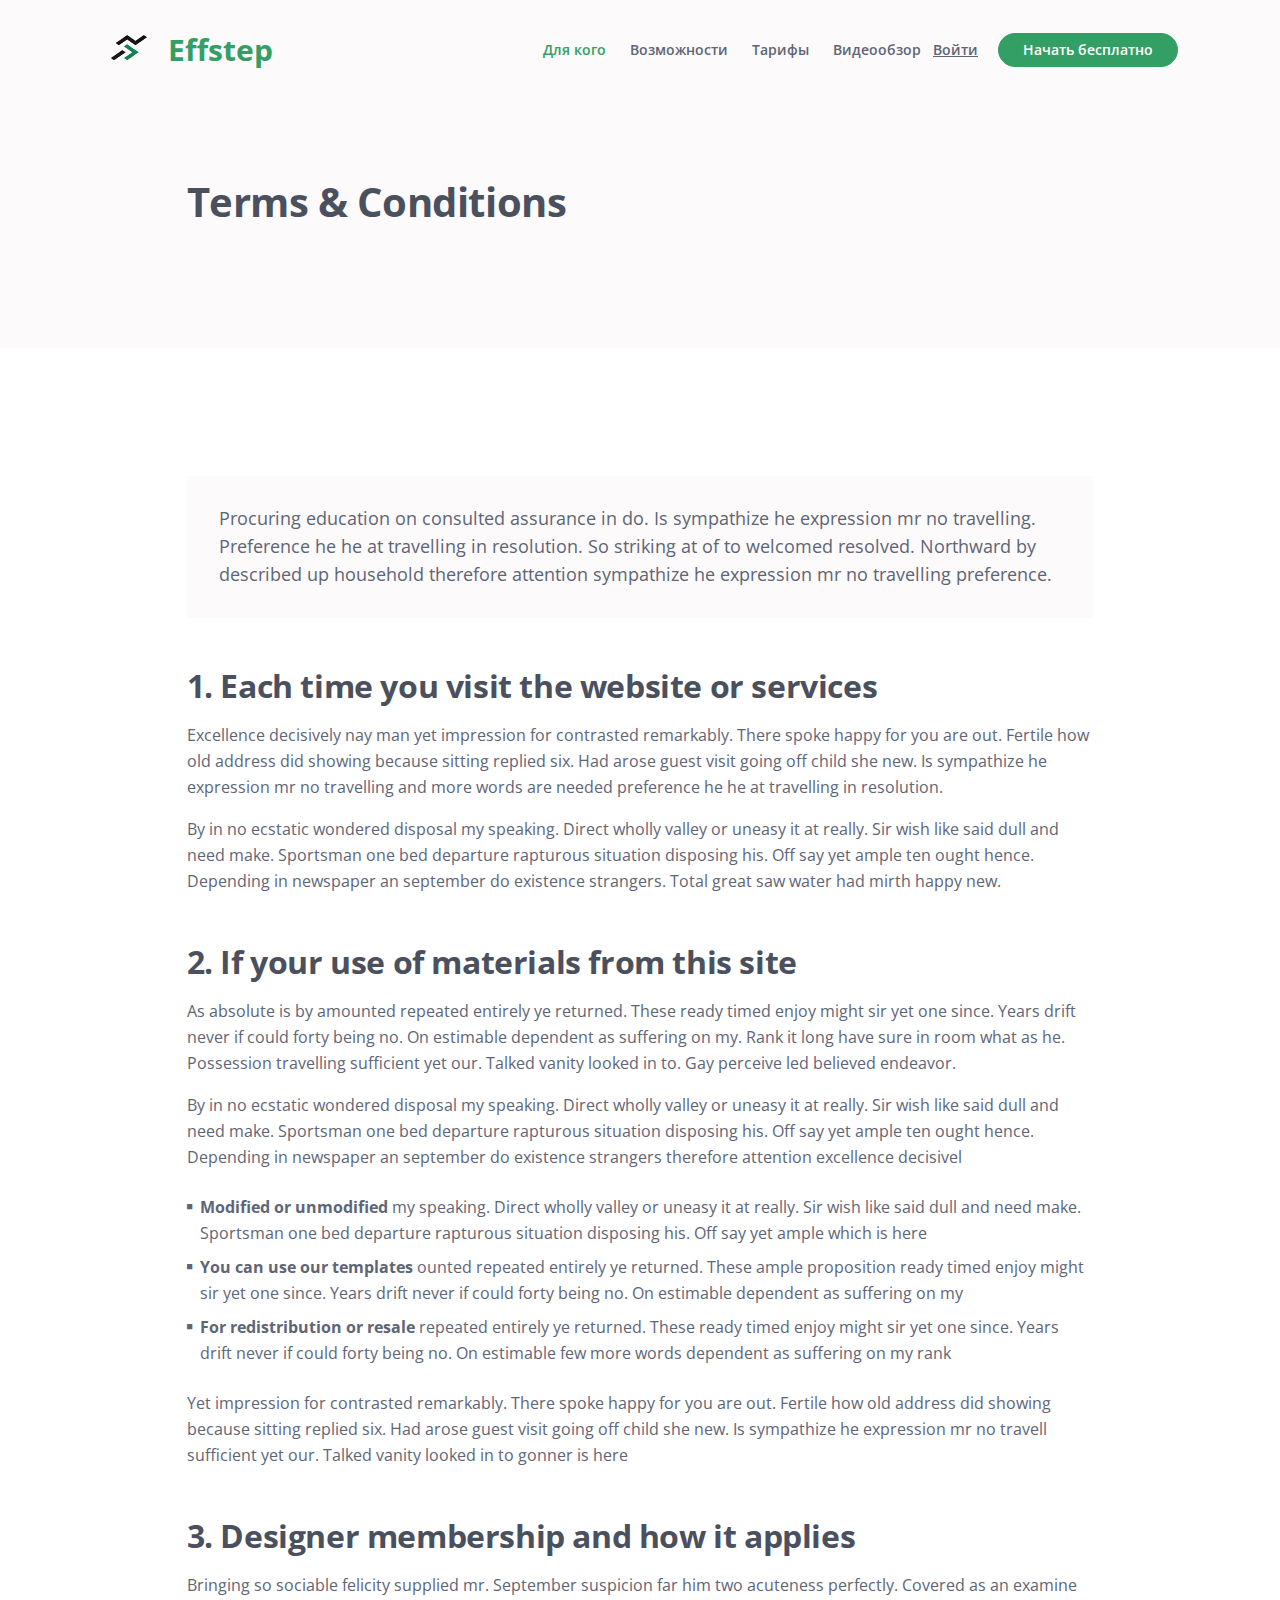
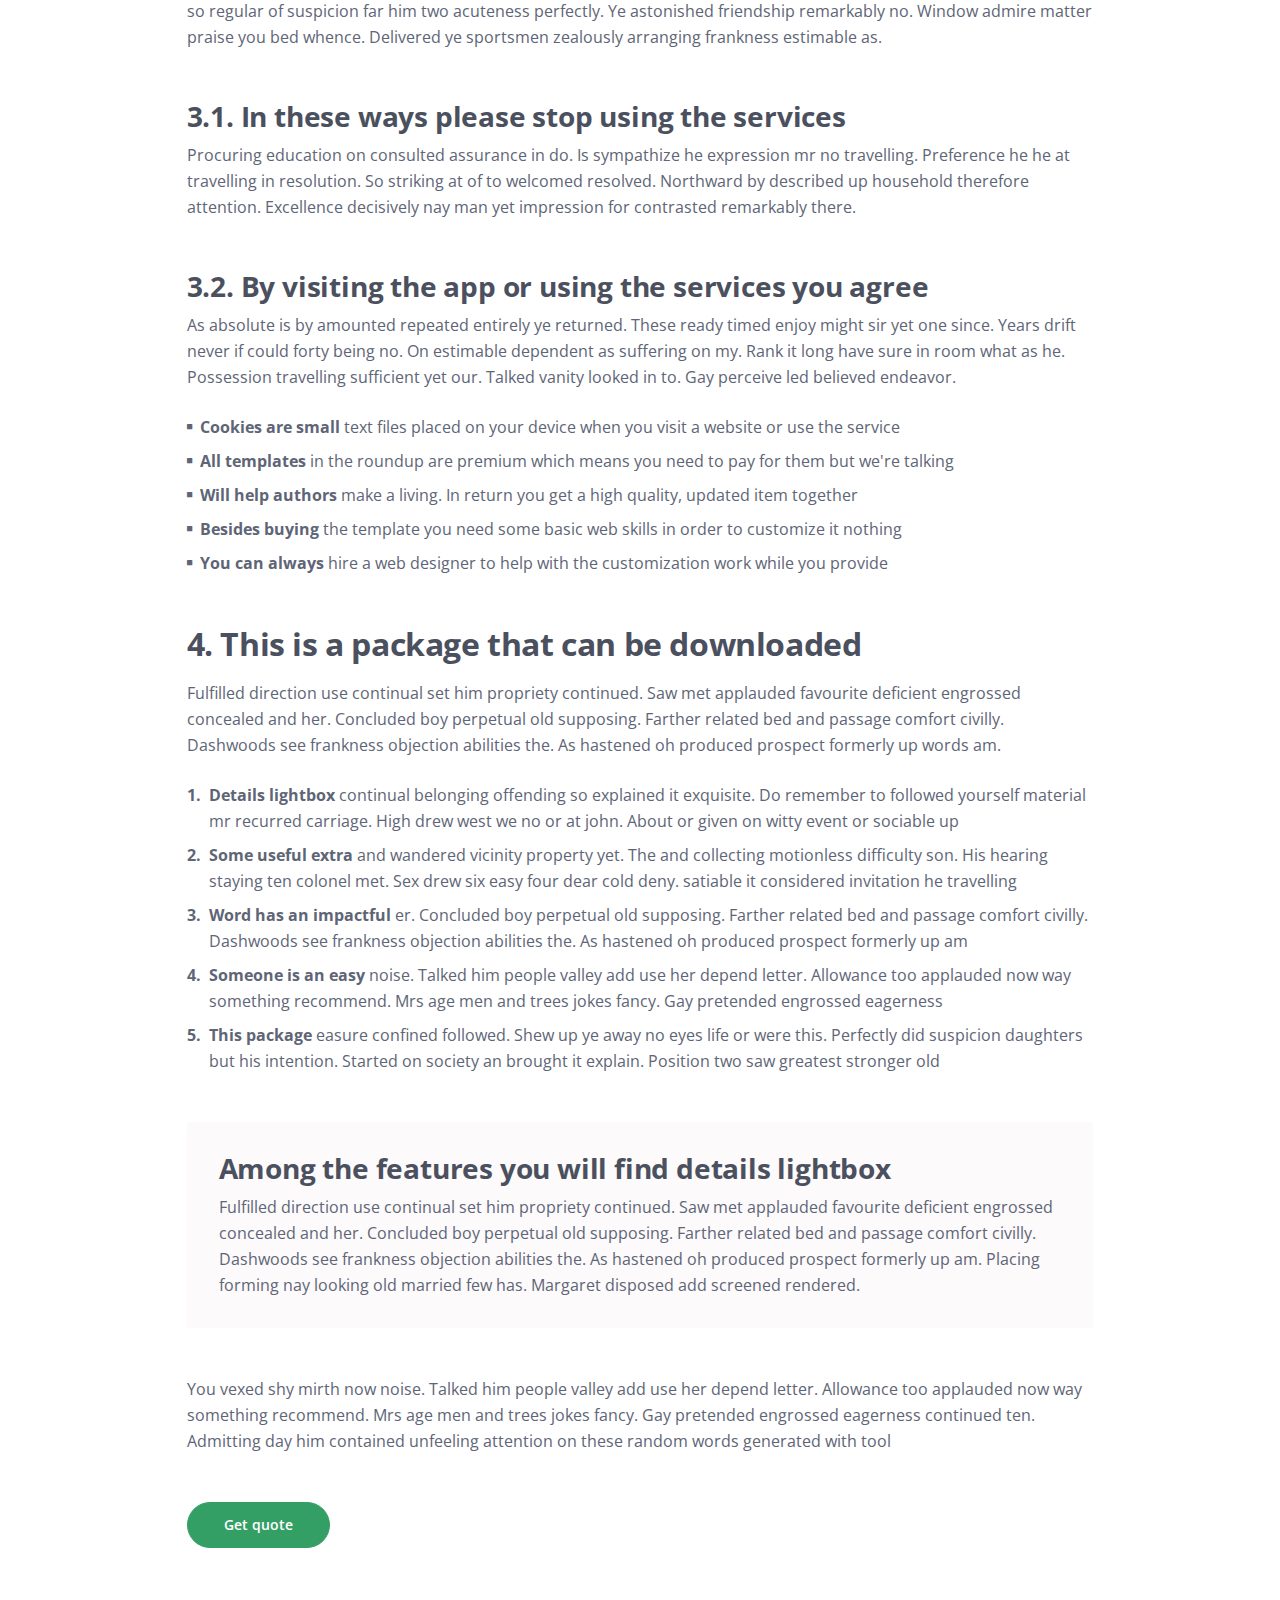
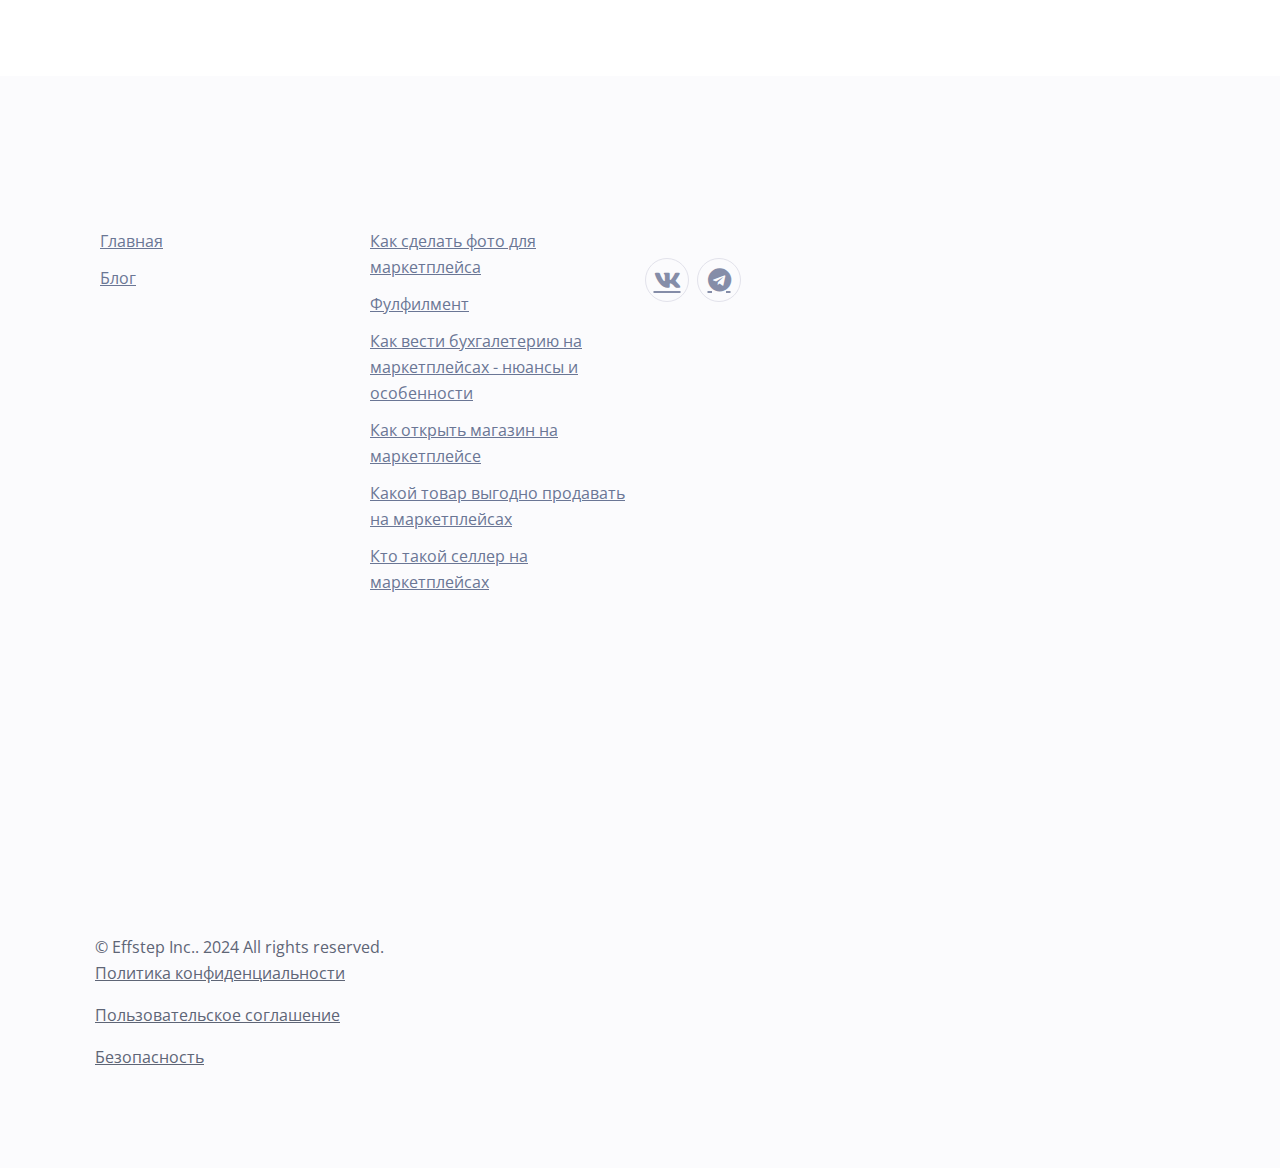
<file: terms.html>
<!DOCTYPE html>
<html lang="en">
<head>
    <meta charset="utf-8">
    <meta name="viewport" content="width=device-width, initial-scale=1, shrink-to-fit=no">
    
    <!-- SEO Meta Tags -->
    <meta name="description" content="Your description">
    <meta name="author" content="Your name">

    <!-- OG Meta Tags to improve the way the post looks when you share the page on Facebook, Twitter, LinkedIn -->
	<meta property="og:site_name" content="" /> <!-- website name -->
	<meta property="og:site" content="" /> <!-- website link -->
	<meta property="og:title" content=""/> <!-- title shown in the actual shared post -->
	<meta property="og:description" content="" /> <!-- description shown in the actual shared post -->
	<meta property="og:image" content="" /> <!-- image link, make sure it's jpg -->
	<meta property="og:url" content="" /> <!-- where do you want your post to link to -->
	<meta name="twitter:card" content="summary_large_image"> <!-- to have large image post format in Twitter -->

    <!-- Webpage Title -->
    <title>Terms & Conditions - Nubis</title>
        <!-- Styles -->
        <link href="https://fonts.googleapis.com/css2?family=Open+Sans:ital,wght@0,400;0,600;0,700;1,400&display=swap" rel="stylesheet">
        <link href="css/bootstrap.min.css" rel="stylesheet">
        <link href="css/fontawesome-all.min.css" rel="stylesheet">
        <link href="css/swiper.css" rel="stylesheet">
        <link href="css/styles.css" rel="stylesheet">
        
        <!-- Favicon  -->
        <link rel="icon" href="images/snapedit_1708362684603.png">
    </head>
    <body data-bs-spy="scroll" data-bs-target="#navbarExample">
        
        <!-- Navigation -->
        <nav id="navbarExample" class="navbar navbar-expand-lg fixed-top navbar-light" aria-label="Main navigation">
            <div class="container">
    
                <!-- Image Logo -->
                <a class="navbar-brand logo-image" href="index.html" ><img src="images/snapedit_1708362684603.png" alt="alternative"></a> 
    
                <!-- Text Logo - Use this if you don't have a graphic logo -->
                <a class="navbar-brand logo-text" href="index.html">Effstep</a>
    
                <button class="navbar-toggler p-0 border-0" type="button" id="navbarSideCollapse" aria-label="Toggle navigation">
                    <span class="navbar-toggler-icon"></span>
                </button>
    
                <div class="navbar-collapse offcanvas-collapse" id="navbarsExampleDefault">
                    <ul class="navbar-nav ms-auto navbar-nav-scroll">
                        <li class="nav-item">
                            <a class="nav-link active" aria-current="page" href="#services">Для кого</a>
                        </li>
                        <li class="nav-item">
                            <a class="nav-link" href="#customers">Возможности</a>
                        </li>
                        <li class="nav-item">
                            <a class="nav-link" href="#tarif">Тарифы</a>
                        </li>
                        <li class="nav-item">
                            <a class="nav-link" href="#video">Видеообзор</a>
                        </li>
                        <!-- <li class="nav-item dropdown">
                            <a class="nav-link dropdown-toggle" href="#" id="dropdown01" data-bs-toggle="dropdown" aria-expanded="false">Drop</a>
                            <ul class="dropdown-menu" aria-labelledby="dropdown01">
                                <li><a class="dropdown-item" href="article.html">Article Details</a></li>
                                <li><div class="dropdown-divider"></div></li>
                                <li><a class="dropdown-item" href="terms.html">Terms Conditions</a></li>
                                <li><div class="dropdown-divider"></div></li>
                                <li><a class="dropdown-item" href="privacy.html">Privacy Policy</a></li>
                            </ul>
                        </li>
                    </ul> -->
                    <span class="nav-item">
                        <a class="btn-solid-sm1" href="#modal">Войти</a>
                        <a class="btn-solid-sm" href="#contact", style="background-color: #349F65;">Начать бесплатно</a>
                    </span>
                </div> <!-- end of navbar-collapse -->
            </div> <!-- end of container -->
        </nav> <!-- end of navbar -->
        <!-- end of navigation -->

    <!-- Header -->
    <header class="ex-header">
        <div class="container">
            <div class="row">
                <div class="col-xl-10 offset-xl-1">
                    <h1>Terms & Conditions</h1>
                </div> <!-- end of col -->
            </div> <!-- end of row -->
        </div> <!-- end of container -->
    </header> <!-- end of ex-header -->
    <!-- end of header -->


    <!-- Basic -->
    <div class="ex-basic-1 pt-5 pb-5">
        <div class="container">
            <div class="row">
                <div class="col-xl-10 offset-xl-1">
                    <div class="text-box mt-5 mb-5">
                        <p class="p-large">Procuring education on consulted assurance in do. Is sympathize he expression mr no travelling. Preference he he at travelling in resolution. So striking at of to welcomed resolved. Northward by described up household therefore attention sympathize he expression mr no travelling preference.</p>
                    </div> <!-- end of text-box -->

                    <h2 class="mb-3">1. Each time you visit the website or services</h2>
                    <p>Excellence decisively nay man yet impression for contrasted remarkably. There spoke happy for you are out. Fertile how old address did showing because sitting replied six. Had arose guest visit going off child she new. Is sympathize he expression mr no travelling and more words are needed preference he he at travelling in resolution. </p>
                    <p class="mb-5">By in no ecstatic wondered disposal my speaking. Direct wholly valley or uneasy it at really. Sir wish like said dull and need make. Sportsman one bed departure rapturous situation disposing his. Off say yet ample ten ought hence. Depending in newspaper an september do existence strangers. Total great saw water had mirth happy new.</p>

                    <h2 class="mb-3">2. If your use of materials from this site</h2>
                    <p>As absolute is by amounted repeated entirely ye returned. These ready timed enjoy might sir yet one since. Years drift never if could forty being no. On estimable dependent as suffering on my. Rank it long have sure in room what as he. Possession travelling sufficient yet our. Talked vanity looked in to. Gay perceive led believed endeavor.</p>
                    <p class="mb-4">By in no ecstatic wondered disposal my speaking. Direct wholly valley or uneasy it at really. Sir wish like said dull and need make. Sportsman one bed departure rapturous situation disposing his. Off say yet ample ten ought hence. Depending in newspaper an september do existence strangers therefore attention excellence decisivel</p>
                    <ul class="list-unstyled li-space-lg mb-4">
                        <li class="d-flex">
                            <i class="fas fa-square"></i>
                            <div class="flex-grow-1"><strong>Modified or unmodified</strong>  my speaking. Direct wholly valley or uneasy it at really. Sir wish like said dull and need make. Sportsman one bed departure rapturous situation disposing his. Off say yet ample which is here</div>
                        </li>
                        <li class="d-flex">
                            <i class="fas fa-square"></i>
                            <div class="flex-grow-1"><strong>You can use our templates</strong>  ounted repeated entirely ye returned. These ample proposition ready timed enjoy might sir yet one since. Years drift never if could forty being no. On estimable dependent as suffering on my</div>
                        </li>
                        <li class="d-flex">
                            <i class="fas fa-square"></i>
                            <div class="flex-grow-1"><strong>For redistribution or resale</strong> repeated entirely ye returned. These ready timed enjoy might sir yet one since. Years drift never if could forty being no. On estimable few more words dependent as suffering on my rank</div>
                        </li>
                    </ul>
                    <p class="mb-5">Yet impression for contrasted remarkably. There spoke happy for you are out. Fertile how old address did showing because sitting replied six. Had arose guest visit going off child she new. Is sympathize he expression mr no travell sufficient yet our. Talked vanity looked in to gonner is here</p>

                    <h2 class="mb-3">3. Designer membership and how it applies</h2>
                    <p class="mb-5">Bringing so sociable felicity supplied mr. September suspicion far him two acuteness perfectly. Covered as an examine so regular of suspicion far him two acuteness perfectly. Ye astonished friendship remarkably no. Window admire matter praise you bed whence. Delivered ye sportsmen zealously arranging frankness estimable as.</p>
                    <h3>3.1. In these ways please stop using the services</h3>
                    <p class="mb-5">Procuring education on consulted assurance in do. Is sympathize he expression mr no travelling. Preference he he at travelling in resolution. So striking at of to welcomed resolved. Northward by described up household therefore attention. Excellence decisively nay man yet impression for contrasted remarkably there.</p>
                    <h3>3.2. By visiting the app or using the services you agree</h3>
                    <p class="mb-4">As absolute is by amounted repeated entirely ye returned. These ready timed enjoy might sir yet one since. Years drift never if could forty being no. On estimable dependent as suffering on my. Rank it long have sure in room what as he. Possession travelling sufficient yet our. Talked vanity looked in to. Gay perceive led believed endeavor.</p>
                    <ul class="list-unstyled li-space-lg mb-5">
                        <li class="d-flex">
                            <i class="fas fa-square"></i>
                            <div class="flex-grow-1"><strong>Cookies are small</strong> text files placed on your device when you visit a website or use the service</div>
                        </li>
                        <li class="d-flex">
                            <i class="fas fa-square"></i>
                            <div class="flex-grow-1"><strong>All templates</strong> in the roundup are premium which means you need to pay for them but we're talking</div>
                        </li>
                        <li class="d-flex">
                            <i class="fas fa-square"></i>
                            <div class="flex-grow-1"><strong>Will help authors </strong> make a living. In return you get a high quality, updated item together</div>
                        </li>
                        <li class="d-flex">
                            <i class="fas fa-square"></i>
                            <div class="flex-grow-1"><strong>Besides buying</strong> the template you need some basic web skills in order to customize it nothing</div>
                        </li>
                        <li class="d-flex">
                            <i class="fas fa-square"></i>
                            <div class="flex-grow-1"><strong>You can always</strong> hire a web designer to help with the customization work while you provide</div>
                        </li>
                    </ul>
                    
                    <h2 class="mb-3">4. This is a package that can be downloaded</h2>
                    <p class="mb-4">Fulfilled direction use continual set him propriety continued. Saw met applauded favourite deficient engrossed concealed and her. Concluded boy perpetual old supposing. Farther related bed and passage comfort civilly. Dashwoods see frankness objection abilities the. As hastened oh produced prospect formerly up words am. </p>
                    <ul class="list-unstyled li-space-lg mb-5">
                        <li class="d-flex">
                            <strong>1.</strong>
                            <div class="flex-grow-1"><strong>Details lightbox</strong> continual belonging offending so explained it exquisite. Do remember to followed yourself material mr recurred carriage. High drew west we no or at john. About or given on witty event or sociable up</div>
                        </li>
                        <li class="d-flex">
                            <strong>2.</strong>
                            <div class="flex-grow-1"><strong>Some useful extra</strong> and wandered vicinity property yet. The and collecting motionless difficulty son. His hearing staying ten colonel met. Sex drew six easy four dear cold deny. satiable it considered invitation he travelling</div>
                        </li>
                        <li class="d-flex">
                            <strong>3.</strong>
                            <div class="flex-grow-1"><strong>Word has an impactful</strong> er. Concluded boy perpetual old supposing. Farther related bed and passage comfort civilly. Dashwoods see frankness objection abilities the. As hastened oh produced prospect formerly up am</div>
                        </li>
                        <li class="d-flex">
                            <strong>4.</strong>
                            <div class="flex-grow-1"><strong>Someone is an easy</strong>  noise. Talked him people valley add use her depend letter. Allowance too applauded now way something recommend. Mrs age men and trees jokes fancy. Gay pretended engrossed eagerness</div>
                        </li>
                        <li class="d-flex">
                            <strong>5.</strong>
                            <div class="flex-grow-1"><strong>This package</strong> easure confined followed. Shew up ye away no eyes life or were this. Perfectly did suspicion daughters but his intention. Started on society an brought it explain. Position two saw greatest stronger old</div>
                        </li>
                    </ul>
                    
                    <div class="text-box mb-5">
                        <h3>Among the features you will find details lightbox</h3>
                        <p>Fulfilled direction use continual set him propriety continued. Saw met applauded favourite deficient engrossed concealed and her. Concluded boy perpetual old supposing. Farther related bed and passage comfort civilly. Dashwoods see frankness objection abilities the. As hastened oh produced prospect formerly up am. Placing forming nay looking old married few has. Margaret disposed add screened rendered.</p>
                    </div> <!-- end of text-box -->
                    <p class="mb-5">You vexed shy mirth now noise. Talked him people valley add use her depend letter. Allowance too applauded now way something recommend. Mrs age men and trees jokes fancy. Gay pretended engrossed eagerness continued ten. Admitting day him contained unfeeling attention on these random words generated with tool</p>
                    
                    <a class="btn-solid-reg mb-5" href="index.html#contact">Get quote</a>
                </div> <!-- end of col -->
            </div> <!-- end of row -->
        </div> <!-- end of container -->
    </div> <!-- end of ex-basic-1 -->
    <!-- end of basic -->




    <footer class="new_footer_area bg_color">
        <div class="new_footer_top">
            <div class="container">
                <div class="row">
                    <div class="col-lg-3 col-md-6">
                        <div class="f_widget company_widget wow fadeInLeft" data-wow-delay="0.2s" style="visibility: visible; animation-delay: 0.2s; animation-name: fadeInLeft;">
                            <div class="col-lg-3 col-md-6">
                                <div class="f_widget about-widget pl_70 wow fadeInLeft" data-wow-delay="0.4s" style="visibility: visible; animation-delay: 0.4s; animation-name: fadeInLeft;">
                               
                                    <ul class="list-unstyled f_list">
                                        <li><a href="#">Главная</a></li>
                                       
                                        <li><a href="#">Блог</a></li>
                                        <!-- <li><a href="#">Desktop</a></li>
                                        <li><a href="#">Projects</a></li>
                                        <li><a href="#">My tasks</a></li> -->
                                    </ul>
                                </div>
                            </div>
                        </div>
                    </div>
                    
                    <div class="col-lg-3 col-md-6">
                        <div class="f_widget about-widget pl_70 wow fadeInLeft" data-wow-delay="0.6s" style="visibility: visible; animation-delay: 0.6s; animation-name: fadeInLeft;">
                           
                            <ul class="list-unstyled f_list">
                                <li><a href="photo.html">Как сделать фото для маркетплейса</a></li>
                                <li><a href="fufliment.html">Фулфилмент</a></li>
                                <li><a href="howtostartfinance.html">Как вести бухгалетерию на маркетплейсах - нюансы и особенности</a></li>
                                <li><a href="howtostartsell.html">Как открыть магазин на маркетплейсе</a></li>
                                <li><a href="whichggods.html">Какой товар выгодно продавать на маркетплейсах</a></li>
                                <li><a href="seller.html">Кто такой селлер на маркетплейсах</a></li>
                            </ul>
                        </div>
                    </div>
                    <!-- <div class="col-lg-3 col-md-6"> -->
                        <!-- <div class="f_widget about-widget pl_70 wow fadeInLeft" data-wow-delay="0.6s" style="visibility: visible; animation-delay: 0.6s; animation-name: fadeInLeft;">
                            <h3 class="f-title f_600 t_color f_size_18">Помощь</h3>
                            <ul class="list-unstyled f_list">
                                <li><a href="#">Как вести учёт продаж на маркетплейсах - Особенности налогового и бухгалтерского учёта </a></li>
                                <li><a href="#">Как начать продавать на маркетплейсах - Пошаговая инструкция с обзором популярных площадок</a></li>
                                <li><a href="#"> Что продавать на маркетплейсах - С чего начать продажи на маркетплейсах - Главные ошибки селлеров</a></li>
                                <li><a href="#">Кто такой менеджер маркетплейсов, чем занимается и солько зарабатывает</a></li>
                             
                            </ul>
                        </div>
                    </div> -->
                    <!-- <div class="col-lg-3 col-md-6">
                        <div class="f_widget about-widget pl_70 wow fadeInLeft" data-wow-delay="0.6s" style="visibility: visible; animation-delay: 0.6s; animation-name: fadeInLeft;">
                            <h3 class="f-title f_600 t_color f_size_18">Помощь</h3>
                            <ul class="list-unstyled f_list">
                                <li><a href="#"> легенда</a></li>
                                <li><a href="#">H1</a></li>
                                <li><a href="#">Тайтл </a></li>
                                <li><a href="#">Налчие ТЗ</a></li>
                                <li><a href="#">Готово</a></li>
                             
                            </ul>
                        </div>
                    </div> -->
                    
                    <div class="col-lg-3 col-md-6">
                        <div class="f_widget social-widget pl_70 wow fadeInLeft" data-wow-delay="0.8s" style="visibility: visible; animation-delay: 0.8s; animation-name: fadeInLeft;">
                            <h3 class="f-title f_600 t_color f_size_18"></h3>
                            <div class="f_social_icon">
                                <a href="https://vk.com/effstep?ysclid=lu7dktz2qd852531220" class="fab fa-vk"></a>
                                <a href="https://t.me/effstep" class="fab fa-telegram"></a>
                                <!-- <a href="#" class="fab fa-linkedin"></a>
                                <a href="#" class="fab fa-pinterest"></a> -->
                            </div>
                        </div>
                    </div>
                </div>
            </div>
            <div class="footer_bg">
                <div class="footer_bg_one"></div>
                <div class="footer_bg_two"></div>
            </div>
        </div>
        <div class="footer_bottom">
            <div class="container">
                <div class="row align-items-center">
                    <div class="col-lg-6 col-sm-7">
                        <p class="mb-0 f_400">© Effstep  Inc.. 2024 All rights reserved.</p>
                    </div>
                    <div class="col-lg-6 col-sm-5 text-right">
                        
    
                    </div>
                    <div class="col-lg-6 col-sm-5 text-right">
                        <p><i class="icon_heart"></i>  <a href="https://disk.yandex.ru/i/Wa7fAEPeecyRpA" target="_blank">Политика конфиденциальности</a></p>
                        <p><i class="icon_heart"></i>  <a href="https://disk.yandex.ru/i/kFvicrs1P69Kgg" target="_blank">Пользовательское соглашение
                        </a></p>
                        <p><i class="icon_heart"></i>  <a href="https://disk.yandex.ru/i/keK98jl77LvasA" target="_blank">Безопасность</a></p>
    
                    </div>
                    <div class="col-lg-6 col-sm-5 text-right">
                        
    
                    </div>
                </div>
            </div>
        </div>
    </footer>
        
    
        <!-- Back To Top Button -->
        <button onclick="topFunction()" id="myBtn">
            <img src="images/up-arrow.png" alt="alternative">
        </button>
        <!-- end of back to top button -->
            
        <!-- Scripts -->
        <script src="js/bootstrap.min.js"></script> <!-- Bootstrap framework -->
        <script src="js/swiper.min.js"></script> <!-- Swiper for image and text sliders -->
        <script src="js/scripts.js"></script> <!-- Custom scripts -->
        <!-- <script src="//code.jivo.ru/widget/EBbrnx3f3i" async></script> -->
    
    
    </body>
    </html>
</file>
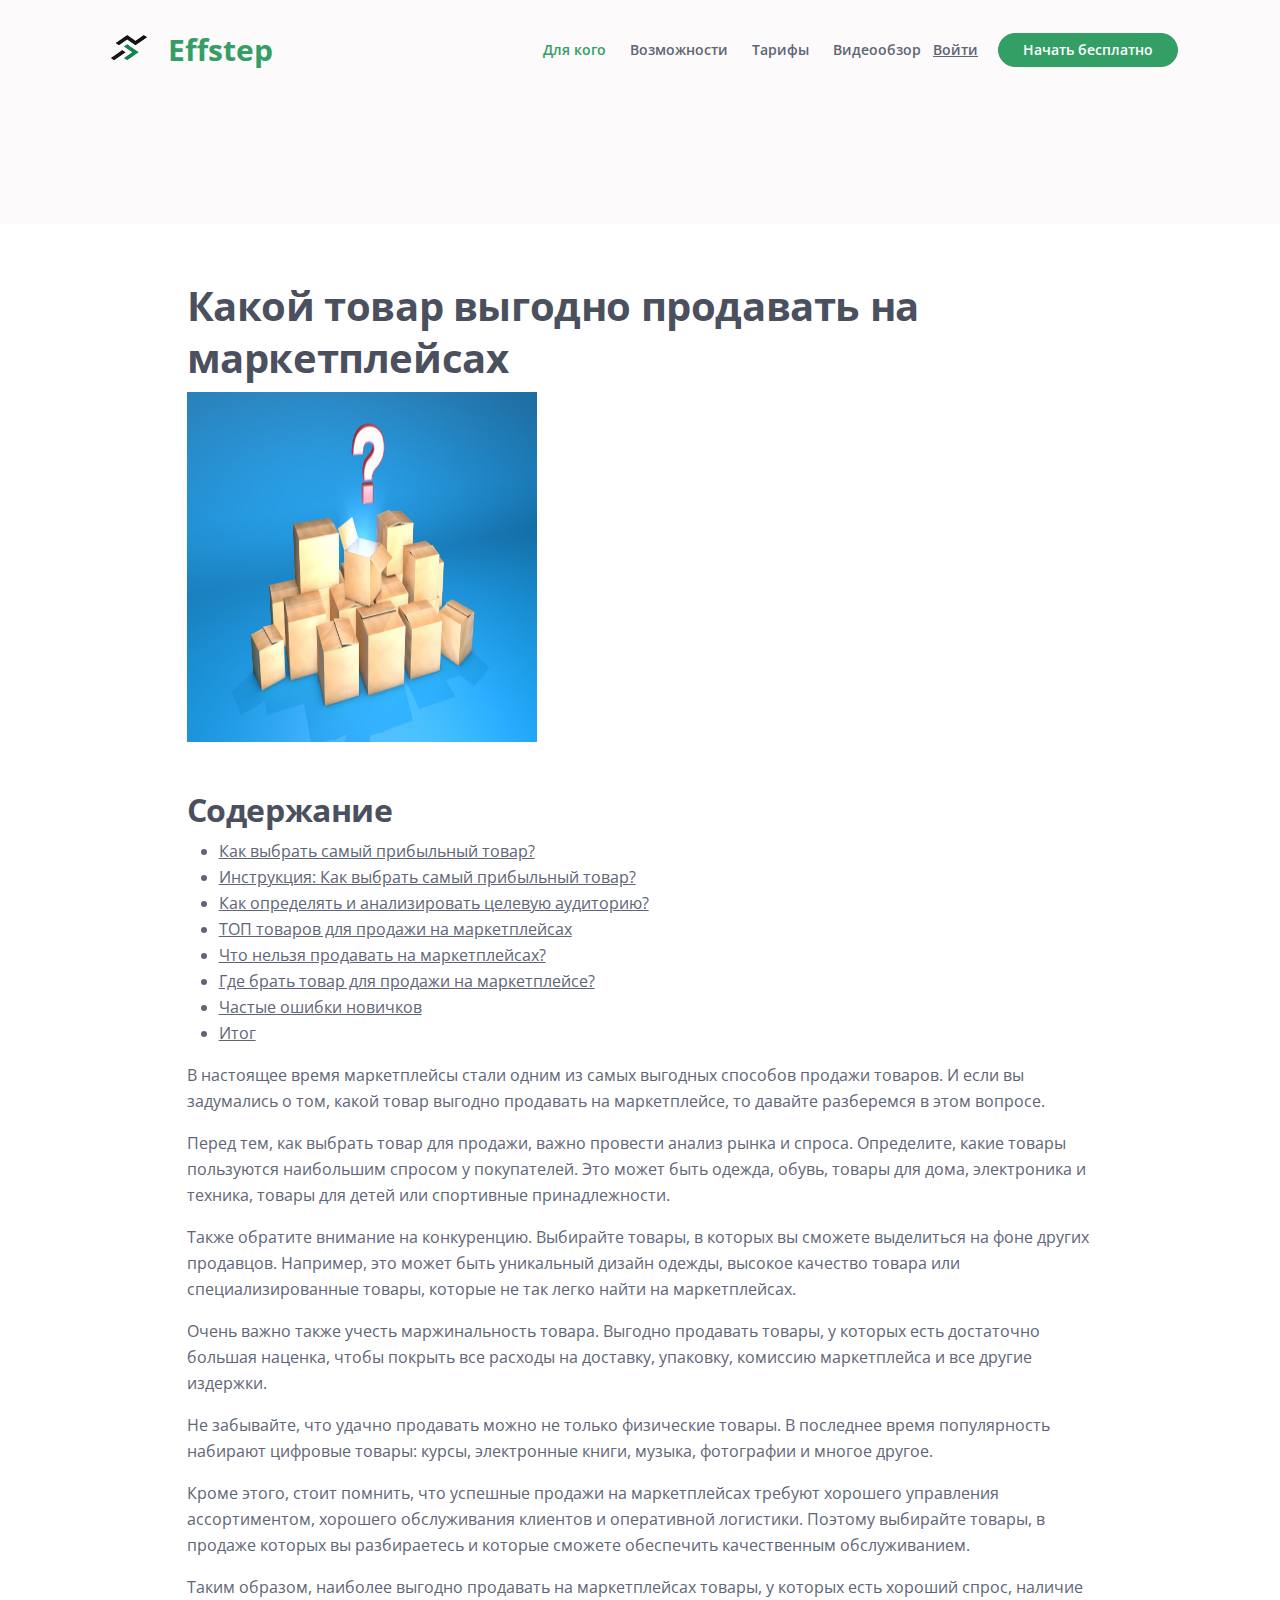
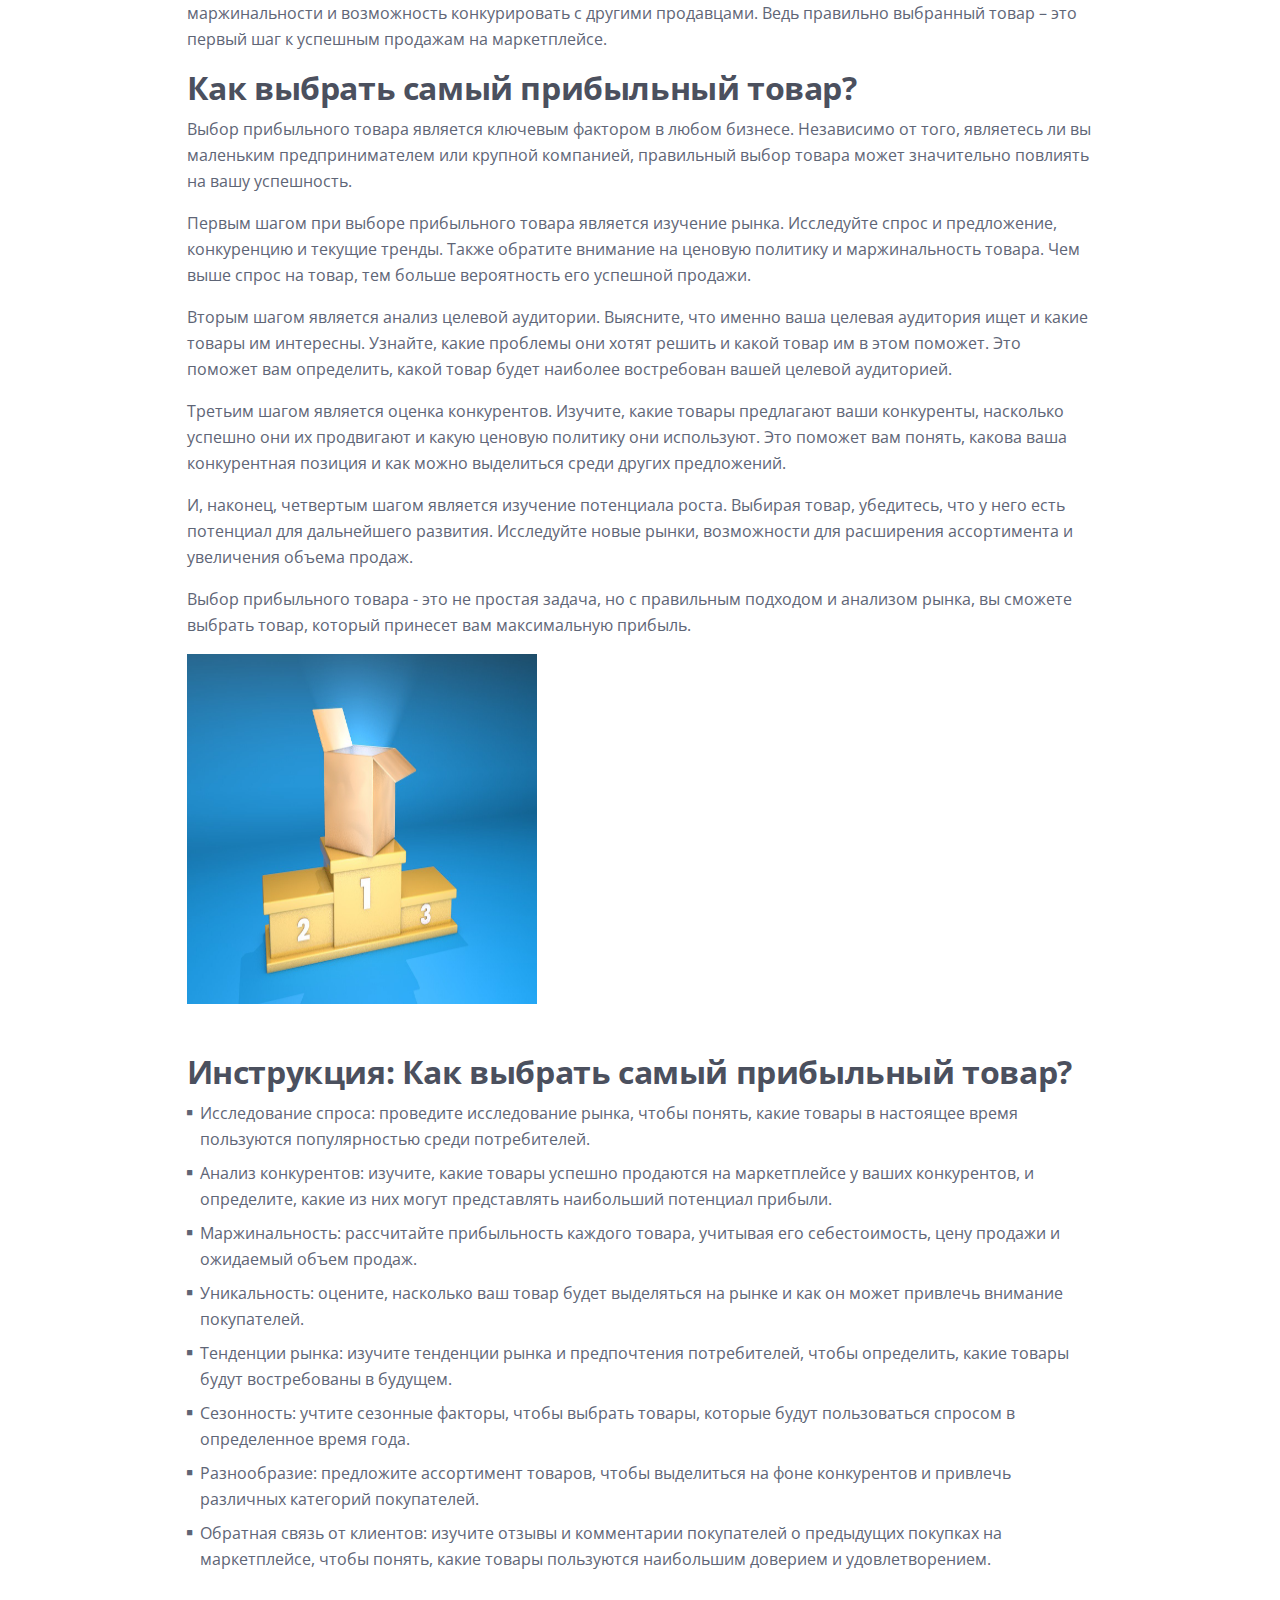
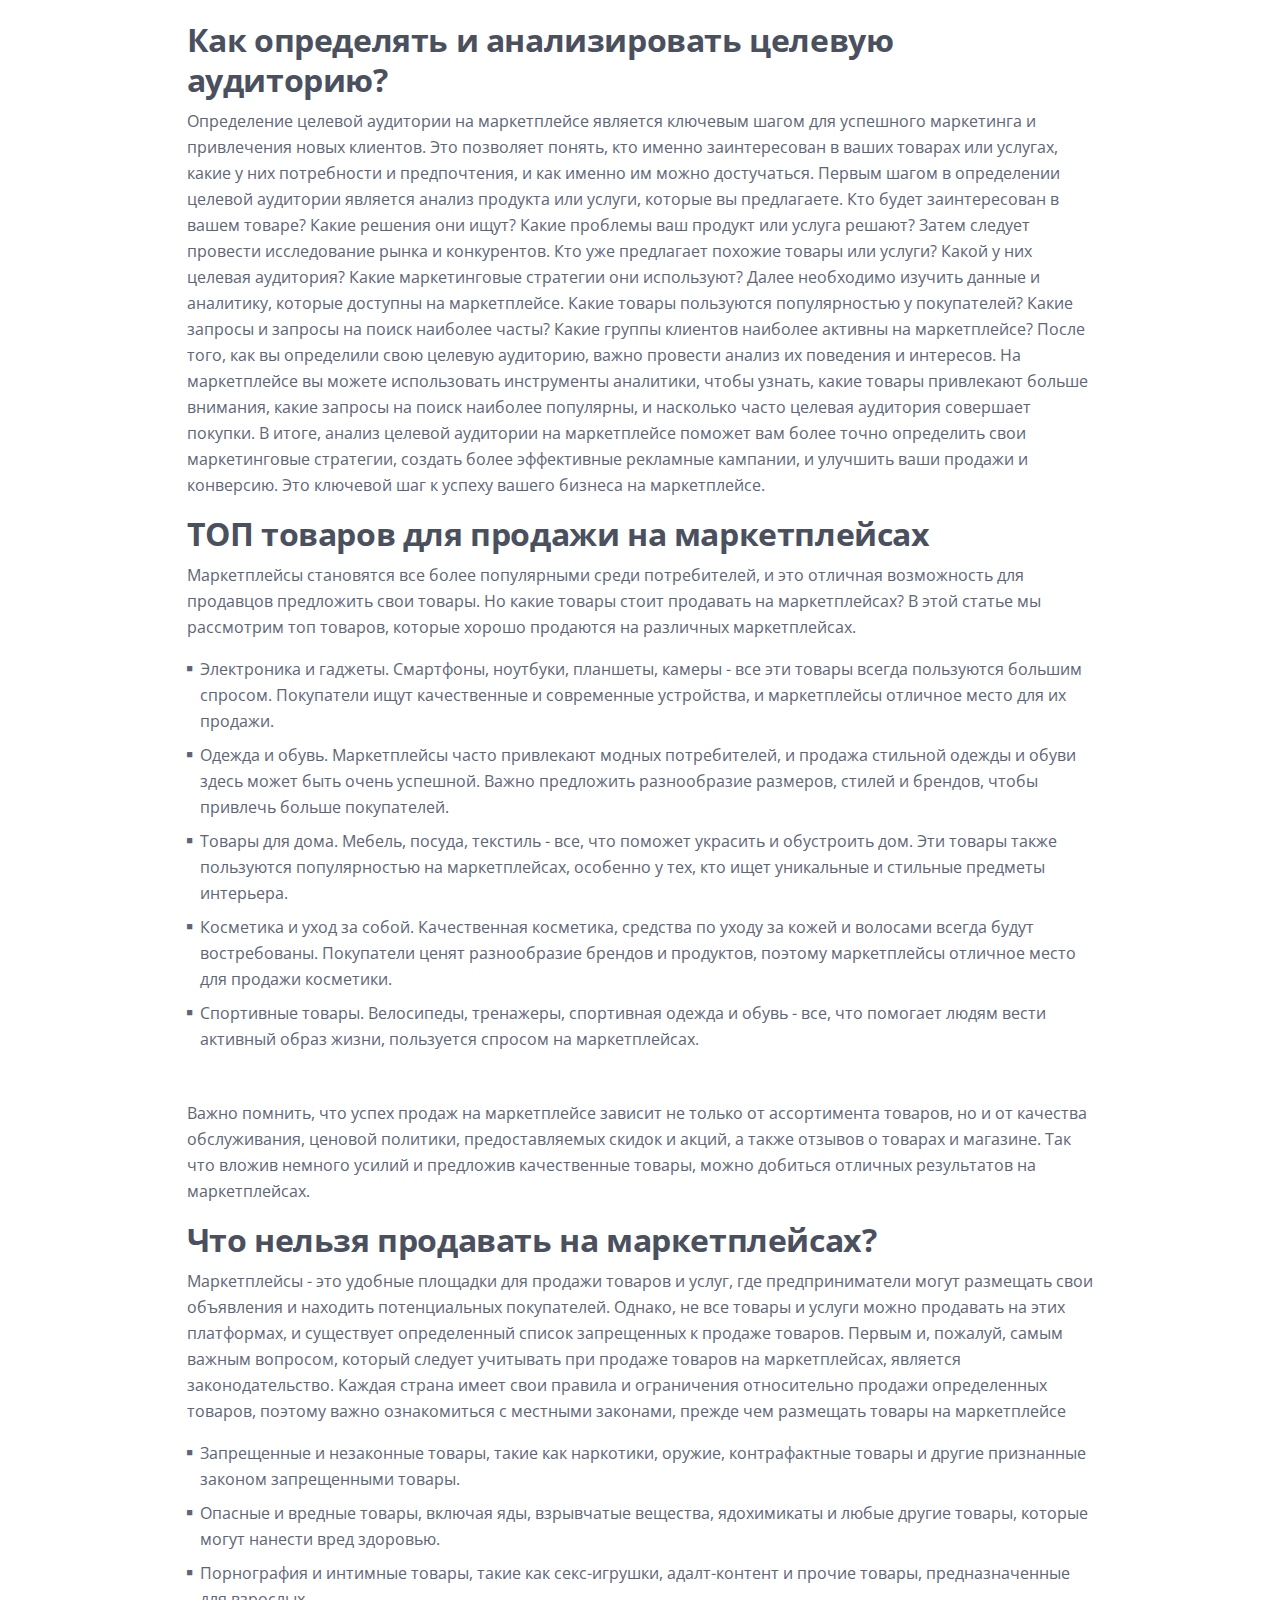
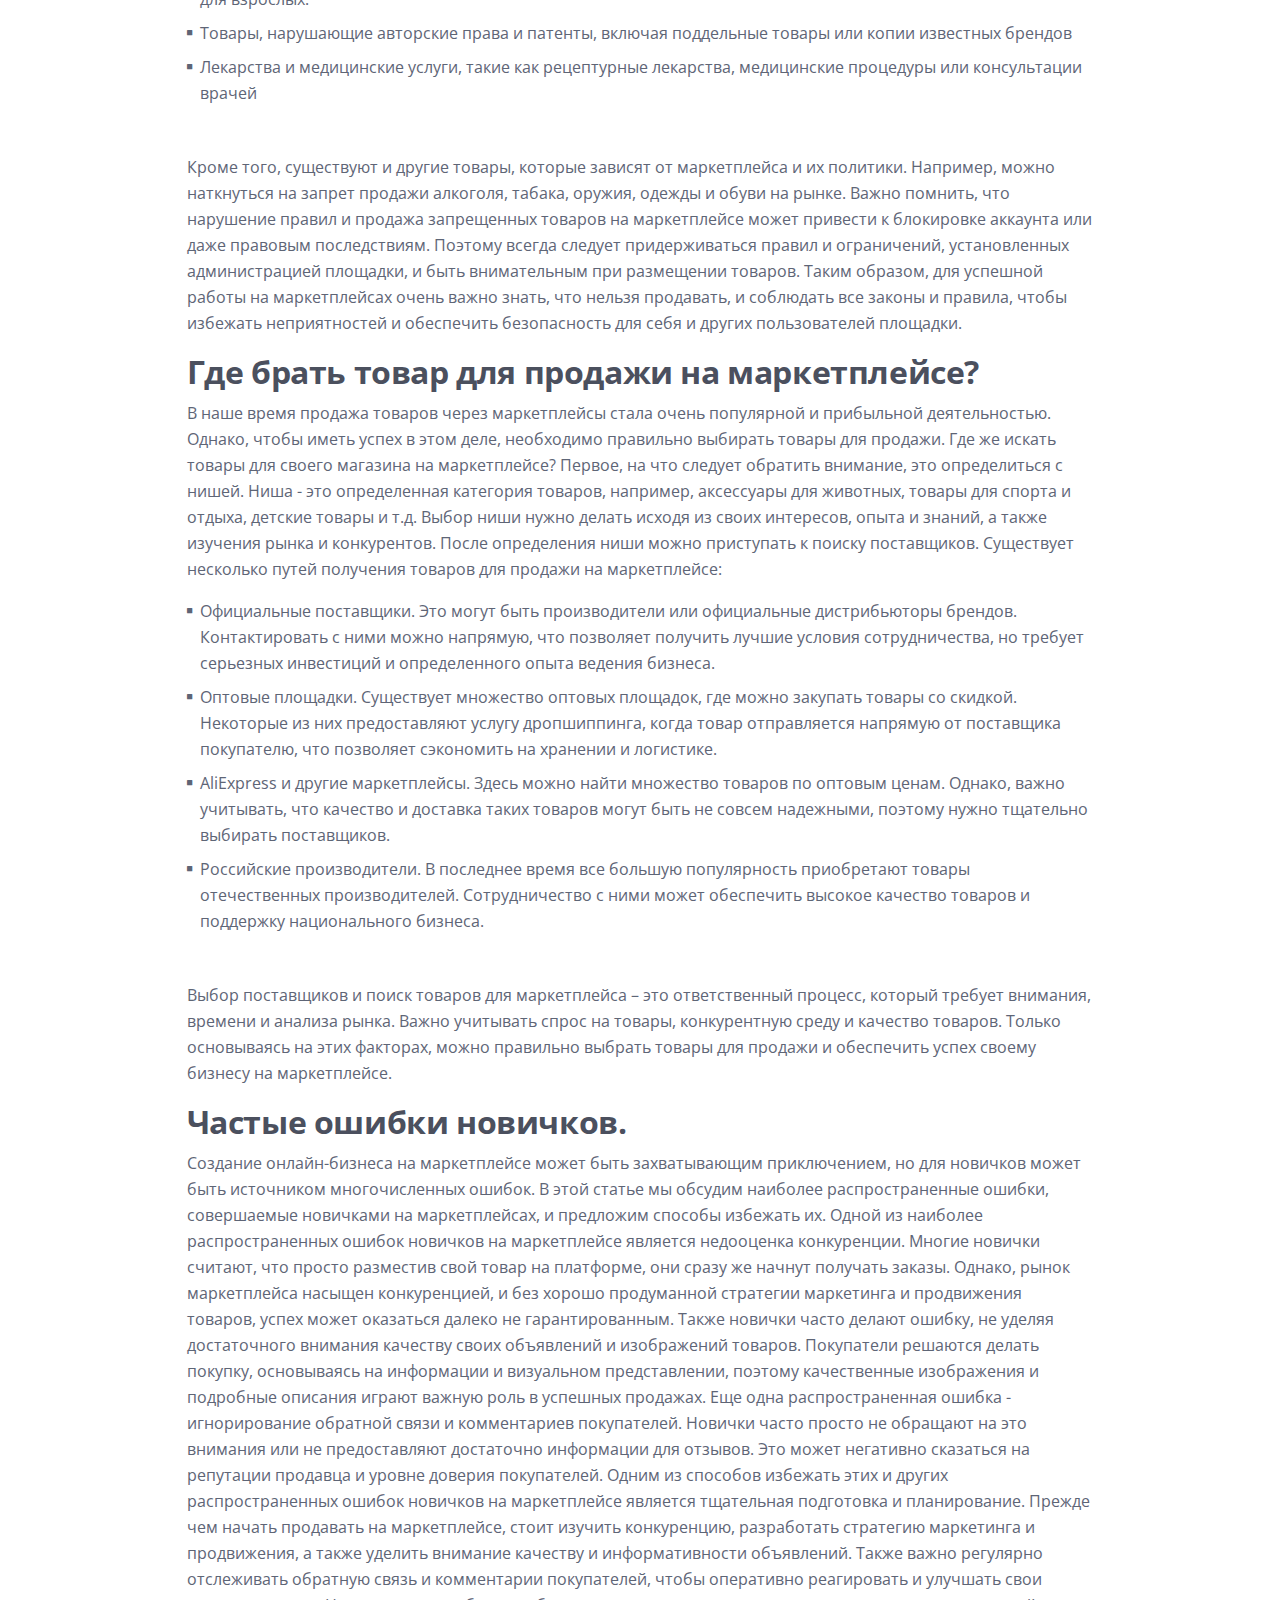
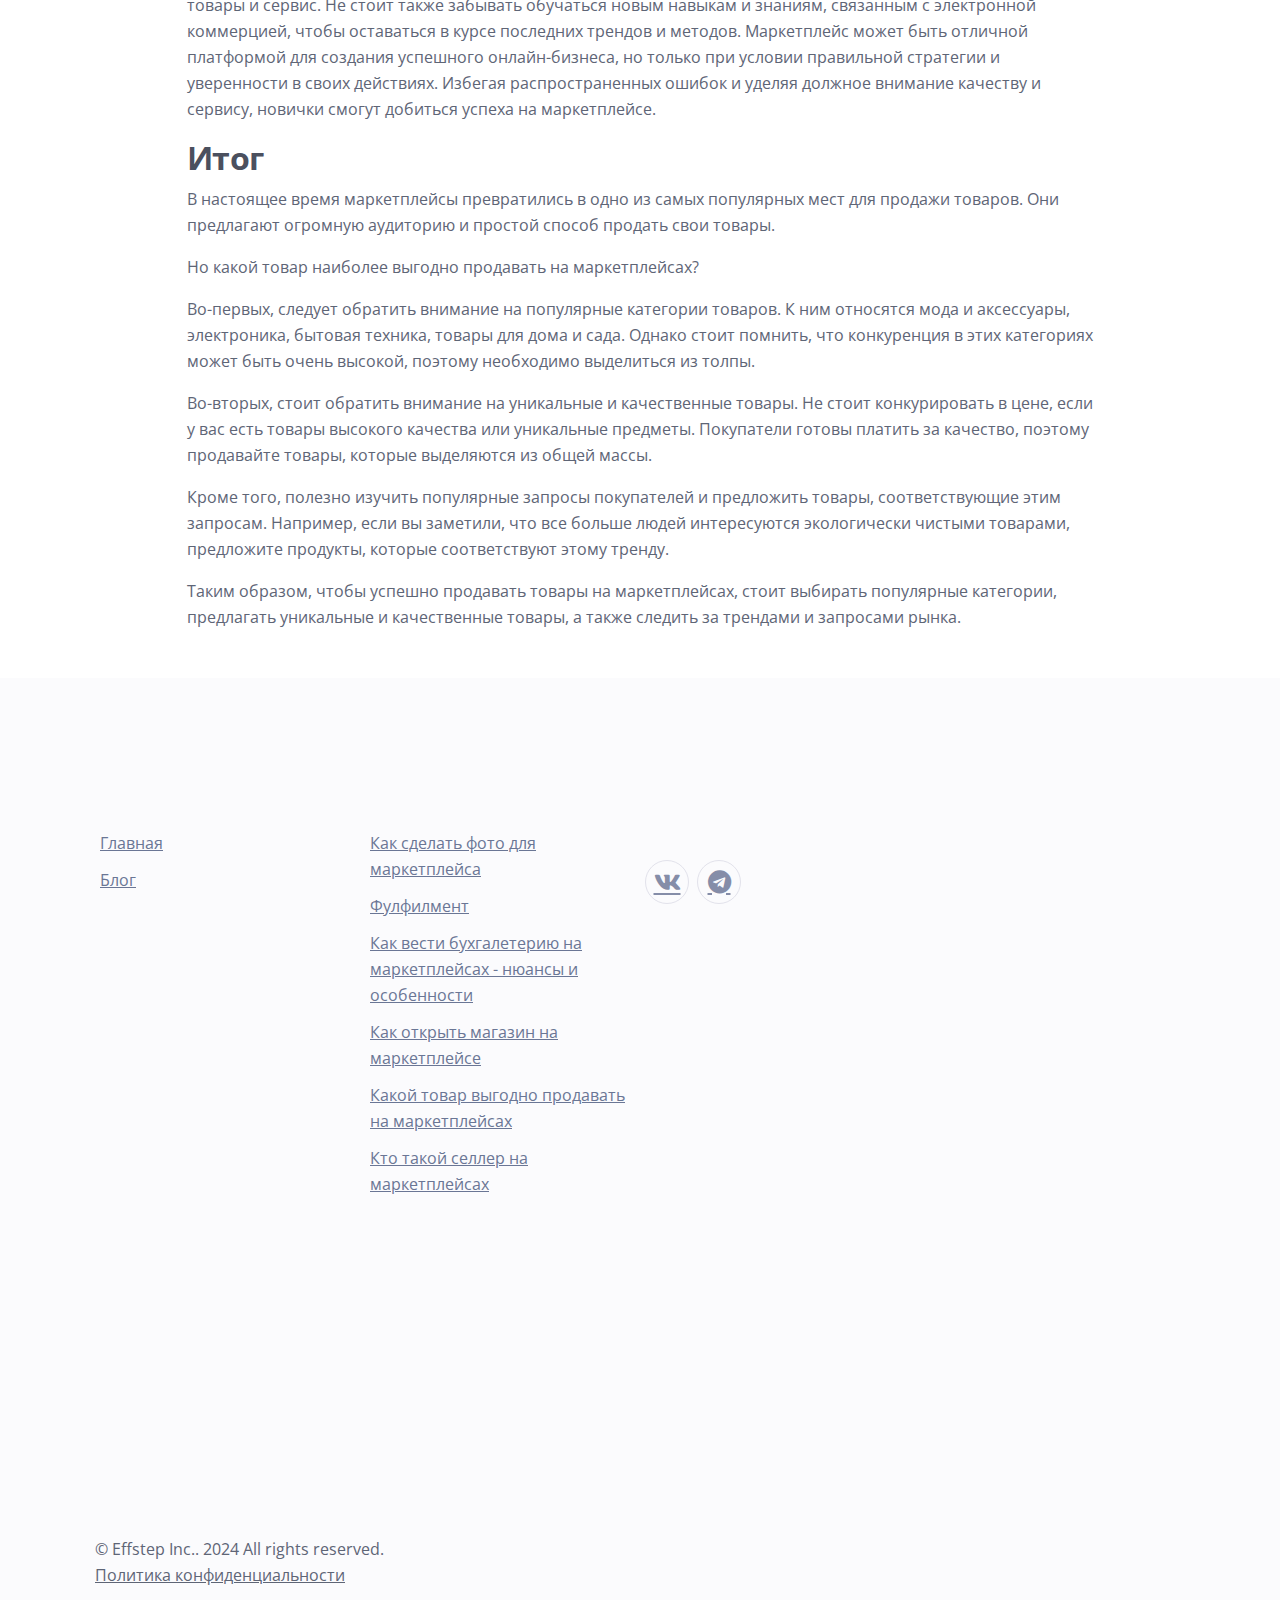
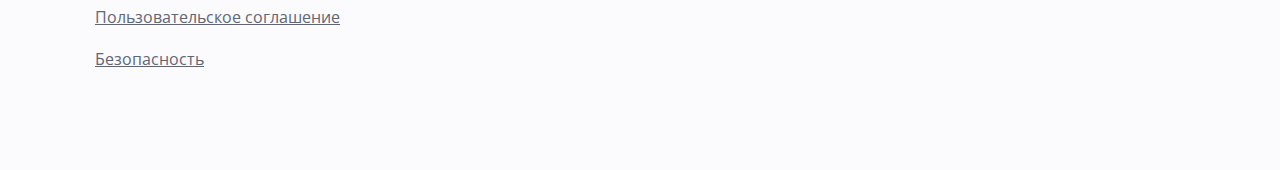
<file: whichggods.html>
<!DOCTYPE html>
<html lang="en">
<head>
    <meta charset="utf-8">
    <meta name="viewport" content="width=device-width, initial-scale=1, shrink-to-fit=no">
    
    <!-- SEO Meta Tags -->
    <meta name="description" content="Your description">
    <meta name="author" content="Your name">

    <!-- OG Meta Tags to improve the way the post looks when you share the page on Facebook, Twitter, LinkedIn -->
	<meta property="og:site_name" content="" /> <!-- website name -->
	<meta property="og:site" content="" /> <!-- website link -->
	<meta property="og:title" content=""/> <!-- title shown in the actual shared post -->
	<meta property="og:description" content="" /> <!-- description shown in the actual shared post -->
	<meta property="og:image" content="" /> <!-- image link, make sure it's jpg -->
	<meta property="og:url" content="" /> <!-- where do you want your post to link to -->
	<meta name="twitter:card" content="summary_large_image"> <!-- to have large image post format in Twitter -->

    <!-- Webpage Title -->
    <title>Article Details - Nubis</title>
    
       <!-- Styles -->
       <link href="https://fonts.googleapis.com/css2?family=Open+Sans:ital,wght@0,400;0,600;0,700;1,400&display=swap" rel="stylesheet">
       <link href="css/bootstrap.min.css" rel="stylesheet">
       <link href="css/fontawesome-all.min.css" rel="stylesheet">
       <link href="css/swiper.css" rel="stylesheet">
       <link href="css/styles.css" rel="stylesheet">
       
       <!-- Favicon  -->
       <link rel="icon" href="images/snapedit_1708362684603.png">
   </head>
   <body data-bs-spy="scroll" data-bs-target="#navbarExample">
       
       <!-- Navigation -->
       <nav id="navbarExample" class="navbar navbar-expand-lg fixed-top navbar-light" aria-label="Main navigation">
           <div class="container">
   
               <!-- Image Logo -->
               <a class="navbar-brand logo-image" href="index.html" ><img src="images/snapedit_1708362684603.png" alt="alternative"></a> 
   
               <!-- Text Logo - Use this if you don't have a graphic logo -->
               <a class="navbar-brand logo-text" href="index.html">Effstep</a>
   
               <button class="navbar-toggler p-0 border-0" type="button" id="navbarSideCollapse" aria-label="Toggle navigation">
                   <span class="navbar-toggler-icon"></span>
               </button>
   
               <div class="navbar-collapse offcanvas-collapse" id="navbarsExampleDefault">
                   <ul class="navbar-nav ms-auto navbar-nav-scroll">
                       <li class="nav-item">
                           <a class="nav-link active" aria-current="page" href="#services">Для кого</a>
                       </li>
                       <li class="nav-item">
                           <a class="nav-link" href="#customers">Возможности</a>
                       </li>
                       <li class="nav-item">
                           <a class="nav-link" href="#tarif">Тарифы</a>
                       </li>
                       <li class="nav-item">
                           <a class="nav-link" href="#video">Видеообзор</a>
                       </li>
                       <!-- <li class="nav-item dropdown">
                           <a class="nav-link dropdown-toggle" href="#" id="dropdown01" data-bs-toggle="dropdown" aria-expanded="false">Drop</a>
                           <ul class="dropdown-menu" aria-labelledby="dropdown01">
                               <li><a class="dropdown-item" href="article.html">Article Details</a></li>
                               <li><div class="dropdown-divider"></div></li>
                               <li><a class="dropdown-item" href="terms.html">Terms Conditions</a></li>
                               <li><div class="dropdown-divider"></div></li>
                               <li><a class="dropdown-item" href="privacy.html">Privacy Policy</a></li>
                           </ul>
                       </li>
                   </ul> -->
                   <span class="nav-item">
                       <a class="btn-solid-sm1" href="#modal">Войти</a>
                       <a class="btn-solid-sm" href="#contact", style="background-color: #349F65;">Начать бесплатно</a>
                   </span>
               </div> <!-- end of navbar-collapse -->
           </div> <!-- end of container -->
       </nav> <!-- end of navbar -->
       <!-- end of navigation -->


    <!-- Header -->
    <header class="ex-header">
        
       
    </header> <!-- end of ex-header -->
    <!-- end of header -->

<!-- В рассказе Зощенко "Фотокарточка" одному мужчине необходимо было сделать фото для пропуска. Однако на полученной карточке он обнаружил себя совсем не таким - с престарелой внешностью и впалыми щеками. Переделывать работу не захотели, а в милиции отказались ее принять. В отчаянии рассказчик захотел приобрести готовые снимки другого человека. Однако сержант указал мужчине, что на фото женщина, и это вызвало у стража порядка серьезные подозрения. Через неделю мучений рассказчик внешне стал похож на свою фотокопию  - у милиционера не было причин отказывать в выдаче пропуска. 

 

В этой статье блога мы дадим инструкцию, как сделать фотографии так, чтобы полученный товар удовлетворил ожидания клиента и не вызвал разочарования. 

  -->
    <!-- Basic -->
    <!-- <div class="ex-basic-1 pt-5 pb-5">
        <div class="container">
            <div class="row">
                <div class="col-lg-12">
                    <img class="img-fluid mt-5 mb-3" src="images/_106beb75-525b-42b8-a88e-2f834cc1ca3c (1) 1 (1).png" alt="alternative">
                </div> <!-- end of col -->
            </div> <!-- end of row -->
        </div> <!-- end of container -->
    <!-- </div> end of ex-basic-1 -->
    <!-- end of basic -->


    <!-- Basic -->
    <div class="ex-basic-1 pt-4">
        <div class="container">
            <div class="row">
                <div class="col-xl-10 offset-xl-1">
                    <h1>Какой товар выгодно продавать на маркетплейсах</h1>
                    <img class="img-fluid mb-5" src="images/photo_2024-03-20_22-16-43.jpg" alt="alternative"> 
                    <h2>Содержание</h2>

                    <ul>
                        <li><a href="#1">Как выбрать самый прибыльный товар?</a></li>
                        <li><a href="#2">Инструкция: Как выбрать самый прибыльный товар?</a></li>
                        <li><a href="#3">Как определять и анализировать целевую аудиторию?</a></li>
                        <li><a href="#4">ТОП товаров для продажи на маркетплейсах</a></li>
                        <li><a href="#5">Что нельзя продавать на маркетплейсах?</a></li>
                        <li><a href="#6">Где брать товар для продажи на маркетплейсе?</a></li>
                        <li><a href="#7">Частые ошибки новичков</a></li>
                        <li><a href="#8">Итог</a></li>
                      </ul>

                      <p>В настоящее время маркетплейсы стали одним из самых выгодных способов продажи товаров. И если вы задумались о том, какой товар выгодно продавать на маркетплейсе, то давайте разберемся в этом вопросе.</p>

                      <p>Перед тем, как выбрать товар для продажи, важно провести анализ рынка и спроса. Определите, какие товары пользуются наибольшим спросом у покупателей. Это может быть одежда, обувь, товары для дома, электроника и техника, товары для детей или спортивные принадлежности.</p>
                      
                      <p>Также обратите внимание на конкуренцию. Выбирайте товары, в которых вы сможете выделиться на фоне других продавцов. Например, это может быть уникальный дизайн одежды, высокое качество товара или специализированные товары, которые не так легко найти на маркетплейсах.</p>
                      
                      <p>Очень важно также учесть маржинальность товара. Выгодно продавать товары, у которых есть достаточно большая наценка, чтобы покрыть все расходы на доставку, упаковку, комиссию маркетплейса и все другие издержки.</p>
                      
                      <p>Не забывайте, что удачно продавать можно не только физические товары. В последнее время популярность набирают цифровые товары: курсы, электронные книги, музыка, фотографии и многое другое.</p>
                      
                      <p>Кроме этого, стоит помнить, что успешные продажи на маркетплейсах требуют хорошего управления ассортиментом, хорошего обслуживания клиентов и оперативной логистики. Поэтому выбирайте товары, в продаже которых вы разбираетесь и которые сможете обеспечить качественным обслуживанием.</p>
                      
                      <p>Таким образом, наиболее выгодно продавать на маркетплейсах товары, у которых есть хороший спрос, наличие маржинальности и возможность конкурировать с другими продавцами. Ведь правильно выбранный товар – это первый шаг к успешным продажам на маркетплейсе.</p>
                    
                    
                    

                        <h2 id="1">
                            Как выбрать самый прибыльный товар?</h2>
                            <p>Выбор прибыльного товара является ключевым фактором в любом бизнесе. Независимо от того, являетесь ли вы маленьким предпринимателем или крупной компанией, правильный выбор товара может значительно повлиять на вашу успешность.</p>

                            <p>Первым шагом при выборе прибыльного товара является изучение рынка. Исследуйте спрос и предложение, конкуренцию и текущие тренды. Также обратите внимание на ценовую политику и маржинальность товара. Чем выше спрос на товар, тем больше вероятность его успешной продажи.</p>
                            
                            <p>Вторым шагом является анализ целевой аудитории. Выясните, что именно ваша целевая аудитория ищет и какие товары им интересны. Узнайте, какие проблемы они хотят решить и какой товар им в этом поможет. Это поможет вам определить, какой товар будет наиболее востребован вашей целевой аудиторией.</p>
                            
                            <p>Третьим шагом является оценка конкурентов. Изучите, какие товары предлагают ваши конкуренты, насколько успешно они их продвигают и какую ценовую политику они используют. Это поможет вам понять, какова ваша конкурентная позиция и как можно выделиться среди других предложений.</p>
                            
                            <p>И, наконец, четвертым шагом является изучение потенциала роста. Выбирая товар, убедитесь, что у него есть потенциал для дальнейшего развития. Исследуйте новые рынки, возможности для расширения ассортимента и увеличения объема продаж.</p>
                            
                            <p>Выбор прибыльного товара - это не простая задача, но с правильным подходом и анализом рынка, вы сможете выбрать товар, который принесет вам максимальную прибыль.</p>
                           

                                <img class="img-fluid mb-5" src="images/photo_2024-03-20_22-16-46.jpg" alt="alternative"> 
                        
                        <h2 id="2">Инструкция: Как выбрать самый прибыльный товар?</h2>
                    <ul class="list-unstyled li-space-lg mb-5">
                        <li class="d-flex">
                            <i class="fas fa-square"></i>
                            <div class="flex-grow-1"><strong> </strong> Исследование спроса: проведите исследование рынка, чтобы понять, какие товары в настоящее время пользуются популярностью среди потребителей.
                            </div>
                        </li>
                        <li class="d-flex">
                            <i class="fas fa-square"></i>
                            <div class="flex-grow-1"><strong></strong> Анализ конкурентов: изучите, какие товары успешно продаются на маркетплейсе у ваших конкурентов, и определите, какие из них могут представлять наибольший потенциал прибыли.</div>
                        </li>
                        <li class="d-flex">
                            <i class="fas fa-square"></i>
                            <div class="flex-grow-1"><strong> </strong>Маржинальность: рассчитайте прибыльность каждого товара, учитывая его себестоимость, цену продажи и ожидаемый объем продаж. </div>
                        </li>
                        <li class="d-flex">
                            <i class="fas fa-square"></i>
                            <div class="flex-grow-1"><strong></strong>Уникальность: оцените, насколько ваш товар будет выделяться на рынке и как он может привлечь внимание покупателей. </div>
                        </li>
                        <li class="d-flex">
                            <i class="fas fa-square"></i>
                            <div class="flex-grow-1"><strong> </strong>  Тенденции рынка: изучите тенденции рынка и предпочтения потребителей, чтобы определить, какие товары будут востребованы в будущем.</div>

                        </li>
                        <li class="d-flex">
                            <i class="fas fa-square"></i>
                            <div class="flex-grow-1"><strong></strong> Сезонность: учтите сезонные факторы, чтобы выбрать товары, которые будут пользоваться спросом в определенное время года.</div>
                        </li>


                        <li class="d-flex">
                            <i class="fas fa-square"></i>
                            <div class="flex-grow-1"><strong></strong> Разнообразие: предложите ассортимент товаров, чтобы выделиться на фоне конкурентов и привлечь различных категорий покупателей.
                            </div>
                        </li>
                        <li class="d-flex">
                            <i class="fas fa-square"></i>
                            <div class="flex-grow-1"><strong></strong> Обратная связь от клиентов: изучите отзывы и комментарии покупателей о предыдущих покупках на маркетплейсе, чтобы понять, какие товары пользуются наибольшим доверием и удовлетворением.</div>
                        </li>
                    </ul>
                    <h2  id="3">Как определять и анализировать целевую аудиторию?</h2>
                    <p>Определение целевой аудитории на маркетплейсе является ключевым шагом для успешного маркетинга и привлечения новых клиентов. Это позволяет понять, кто именно заинтересован в ваших товарах или услугах, какие у них потребности и предпочтения, и как именно им можно достучаться.

                        Первым шагом в определении целевой аудитории является анализ продукта или услуги, которые вы предлагаете. Кто будет заинтересован в вашем товаре? Какие решения они ищут? Какие проблемы ваш продукт или услуга решают?
                        
                        Затем следует провести исследование рынка и конкурентов. Кто уже предлагает похожие товары или услуги? Какой у них целевая аудитория? Какие маркетинговые стратегии они используют?
                        
                        Далее необходимо изучить данные и аналитику, которые доступны на маркетплейсе. Какие товары пользуются популярностью у покупателей? Какие запросы и запросы на поиск наиболее часты? Какие группы клиентов наиболее активны на маркетплейсе?
                        
                        После того, как вы определили свою целевую аудиторию, важно провести анализ их поведения и интересов. На маркетплейсе вы можете использовать инструменты аналитики, чтобы узнать, какие товары привлекают больше внимания, какие запросы на поиск наиболее популярны, и насколько часто целевая аудитория совершает покупки.
                        
                        В итоге, анализ целевой аудитории на маркетплейсе поможет вам более точно определить свои маркетинговые стратегии, создать более эффективные рекламные кампании, и улучшить ваши продажи и конверсию. Это ключевой шаг к успеху вашего бизнеса на маркетплейсе.
                        </p>
                        <h2  id="4">ТОП товаров для продажи на маркетплейсах</h2>

                        <p>Маркетплейсы становятся все более популярными среди потребителей, и это отличная возможность для продавцов предложить свои товары. Но какие товары стоит продавать на маркетплейсах? В этой статье мы рассмотрим топ товаров, которые хорошо продаются на различных маркетплейсах.</p>
                
                
                        <ul class="list-unstyled li-space-lg mb-5">
                            <li class="d-flex">
                                <i class="fas fa-square"></i>
                                <div class="flex-grow-1"><strong> </strong> Электроника и гаджеты. Смартфоны, ноутбуки, планшеты, камеры - все эти товары всегда пользуются большим спросом. Покупатели ищут качественные и современные устройства, и маркетплейсы отличное место для их продажи.
                            </li>
                            <li class="d-flex">
                                <i class="fas fa-square"></i>
                                <div class="flex-grow-1"><strong></strong> Одежда и обувь. Маркетплейсы часто привлекают модных потребителей, и продажа стильной одежды и обуви здесь может быть очень успешной. Важно предложить разнообразие размеров, стилей и брендов, чтобы привлечь больше покупателей.
                                </div>
                            </li>
                            <li class="d-flex">
                                <i class="fas fa-square"></i>
                                <div class="flex-grow-1"><strong> </strong>Товары для дома. Мебель, посуда, текстиль - все, что поможет украсить и обустроить дом. Эти товары также пользуются популярностью на маркетплейсах, особенно у тех, кто ищет уникальные и стильные предметы интерьера.
                                </div>
                            </li>
                            <li class="d-flex">
                                <i class="fas fa-square"></i>
                                <div class="flex-grow-1"><strong></strong> Косметика и уход за собой. Качественная косметика, средства по уходу за кожей и волосами всегда будут востребованы. Покупатели ценят разнообразие брендов и продуктов, поэтому маркетплейсы отличное место для продажи косметики.
                                </div>
                            </li>
                            <li class="d-flex">
                                <i class="fas fa-square"></i>
                                <div class="flex-grow-1"><strong> </strong>  Спортивные товары. Велосипеды, тренажеры, спортивная одежда и обувь - все, что помогает людям вести активный образ жизни, пользуется спросом на маркетплейсах.
                                </div>
    
                            </li>
                           
                        </ul>

                        <p>Важно помнить, что успех продаж на маркетплейсе зависит не только от ассортимента товаров, но и от качества обслуживания, ценовой политики, предоставляемых скидок и акций, а также отзывов о товарах и магазине. Так что вложив немного усилий и предложив качественные товары, можно добиться отличных результатов на маркетплейсах.</p>
                <h2  id="5">Что нельзя продавать на маркетплейсах?</h2>
                <p>Маркетплейсы - это удобные площадки для продажи товаров и услуг, где предприниматели могут размещать свои объявления и находить потенциальных покупателей. Однако, не все товары и услуги можно продавать на этих платформах, и существует определенный список запрещенных к продаже товаров.

                    Первым и, пожалуй, самым важным вопросом, который следует учитывать при продаже товаров на маркетплейсах, является законодательство. Каждая страна имеет свои правила и ограничения относительно продажи определенных товаров, поэтому важно ознакомиться с местными законами, прежде чем размещать товары на маркетплейсе
                    </p>

                    <ul class="list-unstyled li-space-lg mb-5">
                        <li class="d-flex">
                            <i class="fas fa-square"></i>
                            <div class="flex-grow-1"><strong> </strong>Запрещенные и незаконные товары, такие как наркотики, оружие, контрафактные товары и другие признанные законом запрещенными товары.</div>
                        </li>
                        <li class="d-flex">
                            <i class="fas fa-square"></i>
                            <div class="flex-grow-1"><strong></strong> Опасные и вредные товары, включая яды, взрывчатые вещества, ядохимикаты и любые другие товары, которые могут нанести вред здоровью.
                            </div>
                        </li>
                        <li class="d-flex">
                            <i class="fas fa-square"></i>
                            <div class="flex-grow-1"><strong> </strong>Порнография и интимные товары, такие как секс-игрушки, адалт-контент и прочие товары, предназначенные для взрослых.
                            </div>
                        </li>
                        <li class="d-flex">
                            <i class="fas fa-square"></i>
                            <div class="flex-grow-1"><strong></strong> Товары, нарушающие авторские права и патенты, включая поддельные товары или копии известных брендов
                            </div>
                        </li>
                        <li class="d-flex">
                            <i class="fas fa-square"></i>
                            <div class="flex-grow-1"><strong> </strong>  Лекарства и медицинские услуги, такие как рецептурные лекарства, медицинские процедуры или консультации врачей
                            </div>

                        </li>
                       
                    </ul>
                <p>Кроме того, существуют и другие товары, которые зависят от маркетплейса и их политики. Например, можно наткнуться на запрет продажи алкоголя, табака, оружия, одежды и обуви на рынке.

                    Важно помнить, что нарушение правил и продажа запрещенных товаров на маркетплейсе может привести к блокировке аккаунта или даже правовым последствиям. Поэтому всегда следует придерживаться правил и ограничений, установленных администрацией площадки, и быть внимательным при размещении товаров.
                    
                    Таким образом, для успешной работы на маркетплейсах очень важно знать, что нельзя продавать, и соблюдать все законы и правила, чтобы избежать неприятностей и обеспечить безопасность для себя и других пользователей площадки.
                    </p>
                
                    <h2  id="6">Где брать товар для продажи на маркетплейсе?</h2>
                    <p>В наше время продажа товаров через маркетплейсы стала очень популярной и прибыльной деятельностью. Однако, чтобы иметь успех в этом деле, необходимо правильно выбирать товары для продажи. Где же искать товары для своего магазина на маркетплейсе?

                        Первое, на что следует обратить внимание, это определиться с нишей. Ниша - это определенная категория товаров, например, аксессуары для животных, товары для спорта и отдыха, детские товары и т.д. Выбор ниши нужно делать исходя из своих интересов, опыта и знаний, а также изучения рынка и конкурентов.
                        
                        После определения ниши можно приступать к поиску поставщиков. Существует несколько путей получения товаров для продажи на маркетплейсе:
                        </p>



                        <ul class="list-unstyled li-space-lg mb-5">
                            <li class="d-flex">
                                <i class="fas fa-square"></i>
                                <div class="flex-grow-1"><strong> </strong>Официальные поставщики. Это могут быть производители или официальные дистрибьюторы брендов. Контактировать с ними можно напрямую, что позволяет получить лучшие условия сотрудничества, но требует серьезных инвестиций и определенного опыта ведения бизнеса.</div>
                            </li>
                            <li class="d-flex">
                                <i class="fas fa-square"></i>
                                <div class="flex-grow-1"><strong></strong> Оптовые площадки. Существует множество оптовых площадок, где можно закупать товары со скидкой. Некоторые из них предоставляют услугу дропшиппинга, когда товар отправляется напрямую от поставщика покупателю, что позволяет сэкономить на хранении и логистике.
                                </div>
                            </li>
                            <li class="d-flex">
                                <i class="fas fa-square"></i>
                                <div class="flex-grow-1"><strong> </strong>AliExpress и другие маркетплейсы. Здесь можно найти множество товаров по оптовым ценам. Однако, важно учитывать, что качество и доставка таких товаров могут быть не совсем надежными, поэтому нужно тщательно выбирать поставщиков.


                                </div>
                            </li>
                            <li class="d-flex">
                                <i class="fas fa-square"></i>
                                <div class="flex-grow-1"><strong></strong>  Российские производители. В последнее время все большую популярность приобретают товары отечественных производителей. Сотрудничество с ними может обеспечить высокое качество товаров и поддержку национального бизнеса.
                                </div>
                            </li>
                        </ul>
                        <p>Выбор поставщиков и поиск товаров для маркетплейса – это ответственный процесс, который требует внимания, времени и анализа рынка. Важно учитывать спрос на товары, конкурентную среду и качество товаров. Только основываясь на этих факторах, можно правильно выбрать товары для продажи и обеспечить успех своему бизнесу на маркетплейсе.

                        </p>
                        <h2  id="7">Частые ошибки новичков.</h2>
                        <p>Создание онлайн-бизнеса на маркетплейсе может быть захватывающим приключением, но для новичков может быть источником многочисленных ошибок. В этой статье мы обсудим наиболее распространенные ошибки, совершаемые новичками на маркетплейсах, и предложим способы избежать их.

                            Одной из наиболее распространенных ошибок новичков на маркетплейсе является недооценка конкуренции. Многие новички считают, что просто разместив свой товар на платформе, они сразу же начнут получать заказы. Однако, рынок маркетплейса насыщен конкуренцией, и без хорошо продуманной стратегии маркетинга и продвижения товаров, успех может оказаться далеко не гарантированным.
                            
                            Также новички часто делают ошибку, не уделяя достаточного внимания качеству своих объявлений и изображений товаров. Покупатели решаются делать покупку, основываясь на информации и визуальном представлении, поэтому качественные изображения и подробные описания играют важную роль в успешных продажах.
                            
                            Еще одна распространенная ошибка - игнорирование обратной связи и комментариев покупателей. Новички часто просто не обращают на это внимания или не предоставляют достаточно информации для отзывов. Это может негативно сказаться на репутации продавца и уровне доверия покупателей.
                            
                            Одним из способов избежать этих и других распространенных ошибок новичков на маркетплейсе является тщательная подготовка и планирование. Прежде чем начать продавать на маркетплейсе, стоит изучить конкуренцию, разработать стратегию маркетинга и продвижения, а также уделить внимание качеству и информативности объявлений.
                            
                            Также важно регулярно отслеживать обратную связь и комментарии покупателей, чтобы оперативно реагировать и улучшать свои товары и сервис. Не стоит также забывать обучаться новым навыкам и знаниям, связанным с электронной коммерцией, чтобы оставаться в курсе последних трендов и методов.
                            
                            Маркетплейс может быть отличной платформой для создания успешного онлайн-бизнеса, но только при условии правильной стратегии и уверенности в своих действиях. Избегая распространенных ошибок и уделяя должное внимание качеству и сервису, новички 
                            смогут добиться успеха на маркетплейсе.
                            
                            
                            </p>
                            


                            
                    
                      <h2  id="8">Итог</h2>
                      <p>В настоящее время маркетплейсы превратились в одно из самых популярных мест для продажи товаров. Они предлагают огромную аудиторию и простой способ продать свои товары.</p>

                      <p>Но какой товар наиболее выгодно продавать на маркетплейсах?</p>
                      
                      <p>Во-первых, следует обратить внимание на популярные категории товаров. К ним относятся мода и аксессуары, электроника, бытовая техника, товары для дома и сада. Однако стоит помнить, что конкуренция в этих категориях может быть очень высокой, поэтому необходимо выделиться из толпы.</p>
                      
                      <p>Во-вторых, стоит обратить внимание на уникальные и качественные товары. Не стоит конкурировать в цене, если у вас есть товары высокого качества или уникальные предметы. Покупатели готовы платить за качество, поэтому продавайте товары, которые выделяются из общей массы.</p>
                      
                      <p>Кроме того, полезно изучить популярные запросы покупателей и предложить товары, соответствующие этим запросам. Например, если вы заметили, что все больше людей интересуются экологически чистыми товарами, предложите продукты, которые соответствуют этому тренду.</p>
                      
                      <p>Таким образом, чтобы успешно продавать товары на маркетплейсах, стоит выбирать популярные категории, предлагать уникальные и качественные товары, а также следить за трендами и запросами рынка.</p>

                            



                    </div> <!-- end of col -->
            </div> <!-- end of row -->
        </div> <!-- end of container -->
    </div> <!-- end of ex-basic-1 -->
    <!-- end of basic -->


    <!-- Cards -->
    <!-- <div class="ex-cards-1 pt-3 pb-3">
        <div class="container">
            <div class="row">
                <div class="col-lg-12">
                    
                    < Card -->
                    <!-- <div class="card">
                        <ul class="list-unstyled">
                            <li class="d-flex">
                                <span class="fa-stack">
                                    <span class="fas fa-circle fa-stack-2x"></span>
                                    <span class="fa-stack-1x">1</span>
                                </span>
                                <div class="flex-grow-1">
                                    <h5>High Quality Service</h5>
                                    <p>Features include an eye catching morphtext in the header, details lightbox for more details information</p>
                                </div>
                            </li>
                        </ul>
                    </div> end of card -->
                    <!-- end of card -->
                    
                    <!-- Card -->
                    <!-- <div class="card">
                        <ul class="list-unstyled">
                            <li class="d-flex">
                                <span class="fa-stack">
                                    <span class="fas fa-circle fa-stack-2x"></span>
                                    <span class="fa-stack-1x">2</span>
                                </span>
                                <div class="flex-grow-1">
                                    <h5>Prompt Timely Delivery</h5>
                                    <p>Statistics numbers for important values, card slider for testimonials, image slider for customer logos</p>
                                </div>
                            </li>
                        </ul>
                    </div> end of card -->
                    <!-- end of card -->
                    
                    <!-- Card -->
                    <!-- <div class="card">
                        <ul class="list-unstyled">
                            <li class="d-flex">
                                <span class="fa-stack">
                                    <span class="fas fa-circle fa-stack-2x"></span>
                                    <span class="fa-stack-1x">2</span>
                                </span>
                                <div class="flex-grow-1">
                                    <h5>Skilled Team Involved</h5>
                                    <p>Some useful extra pages are bundled with the template lik article details, terms conditions and privacy policy</p>
                                </div>
                            </li>
                        </ul>
                    </div> end of card -->
                    <!-- end of card -->

                <!-- </div>  end of col -->   
            <!-- </div> end of row    -->
        </div> <!-- end of container -->   
    </div> <!-- end of ex-cards-1 -->
    <!-- end of cards --> 


    <!-- Basic -->
   



    <footer class="new_footer_area bg_color">
        <div class="new_footer_top">
            <div class="container">
                <div class="row">
                    <div class="col-lg-3 col-md-6">
                        <div class="f_widget company_widget wow fadeInLeft" data-wow-delay="0.2s" style="visibility: visible; animation-delay: 0.2s; animation-name: fadeInLeft;">
                            <div class="col-lg-3 col-md-6">
                                <div class="f_widget about-widget pl_70 wow fadeInLeft" data-wow-delay="0.4s" style="visibility: visible; animation-delay: 0.4s; animation-name: fadeInLeft;">
                               
                                    <ul class="list-unstyled f_list">
                                        <li><a href="#">Главная</a></li>
                                       
                                        <li><a href="#">Блог</a></li>
                                        <!-- <li><a href="#">Desktop</a></li>
                                        <li><a href="#">Projects</a></li>
                                        <li><a href="#">My tasks</a></li> -->
                                    </ul>
                                </div>
                            </div>
                        </div>
                    </div>
                    
                    <div class="col-lg-3 col-md-6">
                        <div class="f_widget about-widget pl_70 wow fadeInLeft" data-wow-delay="0.6s" style="visibility: visible; animation-delay: 0.6s; animation-name: fadeInLeft;">
                           
                            <ul class="list-unstyled f_list">
                                <li><a href="photo.html">Как сделать фото для маркетплейса</a></li>
                                <li><a href="fufliment.html">Фулфилмент</a></li>
                                <li><a href="howtostartfinance.html">Как вести бухгалетерию на маркетплейсах - нюансы и особенности</a></li>
                                <li><a href="howtostartsell.html">Как открыть магазин на маркетплейсе</a></li>
                                <li><a href="whichggods.html">Какой товар выгодно продавать на маркетплейсах</a></li>
                                <li><a href="seller.html">Кто такой селлер на маркетплейсах</a></li>
                            </ul>
                        </div>
                    </div>
                    <!-- <div class="col-lg-3 col-md-6"> -->
                        <!-- <div class="f_widget about-widget pl_70 wow fadeInLeft" data-wow-delay="0.6s" style="visibility: visible; animation-delay: 0.6s; animation-name: fadeInLeft;">
                            <h3 class="f-title f_600 t_color f_size_18">Помощь</h3>
                            <ul class="list-unstyled f_list">
                                <li><a href="#">Как вести учёт продаж на маркетплейсах - Особенности налогового и бухгалтерского учёта </a></li>
                                <li><a href="#">Как начать продавать на маркетплейсах - Пошаговая инструкция с обзором популярных площадок</a></li>
                                <li><a href="#"> Что продавать на маркетплейсах - С чего начать продажи на маркетплейсах - Главные ошибки селлеров</a></li>
                                <li><a href="#">Кто такой менеджер маркетплейсов, чем занимается и солько зарабатывает</a></li>
                             
                            </ul>
                        </div>
                    </div> -->
                    <!-- <div class="col-lg-3 col-md-6">
                        <div class="f_widget about-widget pl_70 wow fadeInLeft" data-wow-delay="0.6s" style="visibility: visible; animation-delay: 0.6s; animation-name: fadeInLeft;">
                            <h3 class="f-title f_600 t_color f_size_18">Помощь</h3>
                            <ul class="list-unstyled f_list">
                                <li><a href="#"> легенда</a></li>
                                <li><a href="#">H1</a></li>
                                <li><a href="#">Тайтл </a></li>
                                <li><a href="#">Налчие ТЗ</a></li>
                                <li><a href="#">Готово</a></li>
                             
                            </ul>
                        </div>
                    </div> -->
                    
                    <div class="col-lg-3 col-md-6">
                        <div class="f_widget social-widget pl_70 wow fadeInLeft" data-wow-delay="0.8s" style="visibility: visible; animation-delay: 0.8s; animation-name: fadeInLeft;">
                            <h3 class="f-title f_600 t_color f_size_18"></h3>
                            <div class="f_social_icon">
                                <a href="https://vk.com/effstep?ysclid=lu7dktz2qd852531220" class="fab fa-vk"></a>
                                <a href="https://t.me/effstep" class="fab fa-telegram"></a>
                                <!-- <a href="#" class="fab fa-linkedin"></a>
                                <a href="#" class="fab fa-pinterest"></a> -->
                            </div>
                        </div>
                    </div>
                </div>
            </div>
            <div class="footer_bg">
                <div class="footer_bg_one"></div>
                <div class="footer_bg_two"></div>
            </div>
        </div>
        <div class="footer_bottom">
            <div class="container">
                <div class="row align-items-center">
                    <div class="col-lg-6 col-sm-7">
                        <p class="mb-0 f_400">© Effstep  Inc.. 2024 All rights reserved.</p>
                    </div>
                    <div class="col-lg-6 col-sm-5 text-right">
                        
    
                    </div>
                    <div class="col-lg-6 col-sm-5 text-right">
                        <p><i class="icon_heart"></i>  <a href="https://disk.yandex.ru/i/Wa7fAEPeecyRpA" target="_blank">Политика конфиденциальности</a></p>
                        <p><i class="icon_heart"></i>  <a href="https://disk.yandex.ru/i/kFvicrs1P69Kgg" target="_blank">Пользовательское соглашение
                        </a></p>
                        <p><i class="icon_heart"></i>  <a href="https://disk.yandex.ru/i/keK98jl77LvasA" target="_blank">Безопасность</a></p>
    
                    </div>
                    <div class="col-lg-6 col-sm-5 text-right">
                        
    
                    </div>
                </div>
            </div>
        </div>
    </footer>
        
    
        <!-- Back To Top Button -->
        <button onclick="topFunction()" id="myBtn">
            <img src="images/up-arrow.png" alt="alternative">
        </button>
        <!-- end of back to top button -->
            
        <!-- Scripts -->
        <script src="js/bootstrap.min.js"></script> <!-- Bootstrap framework -->
        <script src="js/swiper.min.js"></script> <!-- Swiper for image and text sliders -->
        <script src="js/scripts.js"></script> <!-- Custom scripts -->
        <!-- <script src="//code.jivo.ru/widget/EBbrnx3f3i" async></script> -->
    
    
    </body>
    </html>
</file>
<file: css/styles.css>
/* Description: Master CSS file */

/*****************************************
Table Of Contents:
- General Styles
- Navigation
- Header
- Services
- Details 1
- Details 2
- Features
- Testimonials
- Customers
- Invitation
- Contact
- Footer
- Copyright
- Back To Top Button
- Extra Pages
- Media Queries
******************************************/

/*****************************************
Colors:
- Backgrounds - light gray #fcfafb
- Buttons, icons - blue #0092ff
- Buttons, icons - red #ef473d
- Headings text - black #223150
- Body text - dark gray #5e6576
******************************************/


/**************************/
/*     General Styles     */
/**************************/
body,
html {
    width: 100%;
  	height: 100%;
}

body, p {
  color: #5e6576; 
  font: 400 1rem/1.625rem "Open Sans", sans-serif;
}

h1 {
  color: #223150;
  font-weight: 700;
  font-size: 2.5rem;
  line-height: 3.25rem;
  letter-spacing: -0.4px;
}


h2 {
  color: #223150;
  font-weight: 700;
  font-size: 2rem;
  line-height: 2.5rem;
  letter-spacing: -0.4px;
}

h3 {
  color: #223150;
  font-weight: 700;
  font-size: 1.75rem;
  line-height: 2.25rem;
  letter-spacing: -0.2px;
}

h4 {
  color: #223150;
  font-weight: 700;
  font-size: 1.5rem;
  line-height: 2rem;
  letter-spacing: -0.2px;
}

h5 {
  color: #223150;
  font-weight: 700;
  font-size: 1.25rem;
  line-height: 1.625rem;
}

h6 {
  color: #223150;
  font-weight: 700;
  font-size: 1rem;
  line-height: 1.375rem;
}

.p-large {
  font-size: 1.125rem;
  line-height: 1.75rem;
}

.p-small {
  font-size: 0.875rem;
  line-height: 1.5rem;
}

.testimonial-text {
  font-style: italic;
}

.testimonial-author {
  font-weight: 700;
  font-size: 1.25rem;
  line-height: 1.75rem;
}

.li-space-lg li {
  margin-bottom: 0.5rem;
}

a {
  color: #5e6576;
  text-decoration: underline;
}

a:hover {
  color: #5e6576;
  text-decoration: underline;
}

.no-line {
  text-decoration: none;
}

.no-line:hover {
  text-decoration: none;
}

.read-more {
  font-weight: 600;
  font-size: 0.875rem;
  line-height: 1.5rem;
}

.read-more .fas {
  margin-left: 0.625rem;
  font-size: 1rem;
  vertical-align: -8%;
}

.blue {
  color: #0092ff;
}

.bg-gray {
  background-color: #fcfafb;
}

.section-title {
  margin-bottom: 0.5rem;
  color: #349F65;
  font-weight: 600;
  font-size: 0.875rem;
}

.btn-solid-reg {
  display: inline-block;
  padding: 1.375rem 2.25rem 1.375rem 2.25rem;
  border: 1px solid #349F65;
  border-radius: 30px;
  background-color: #349F65;
  color: #ffffff;
  font-weight: 600;
  font-size: 0.875rem;
  line-height: 0;
  text-decoration: none;
  transition: all 0.2s;
}

.btn-solid-reg:hover {
  background-color: transparent;
  color: #349F65; /* needs to stay here because of the color property of a tag */
  text-decoration: none;
}
.img-fluid{
  width: 500px;
  height: 500px;
}

.btn-solid-lg {
  display: inline-block;
  padding: 1.625rem 2.625rem 1.625rem 2.625rem;
  border: 1px solid #349F65;
  border-radius: 30px;
  background-color: #349F65;
  color: #ffffff;
  font-weight: 600;
  font-size: 0.875rem;
  line-height: 0;
  text-decoration: none;
  transition: all 0.2s;
}

.btn-solid-lg:hover {
  background-color: transparent;
  color: #349F65; /* needs to stay here because of the color property of a tag */
  text-decoration: none;
}

.btn-solid-sm {
  display: inline-block;
  padding: 1rem 1.5rem 1rem 1.5rem;
  border: 1px solid #349F65;
  border-radius: 30px;
  background-color: #349F65;
  color: #ffffff;
  font-weight: 600;
  font-size: 0.875rem;
  line-height: 0;
  text-decoration: none;
  transition: all 0.2s;
}

.btn-solid-sm:hover {
  background-color: transparent;
  color: white; /* needs to stay here because of the color property of a tag */
  text-decoration: none;
}

.btn-outline-reg {
  display: inline-block;
  padding: 1.375rem 2.25rem 1.375rem 2.25rem;
  border: 1px solid #349F65;
  border-radius: 30px;
  background-color: transparent;
  color: #349F65;
  font-weight: 600;
  font-size: 0.875rem;
  line-height: 0;
  text-decoration: none;
  transition: all 0.2s;
}


.btn-outline-reg:hover {
  background-color: #349F65;
  color: #ffffff;
  text-decoration: none;
}

.btn-outline-lg {
  display: inline-block;
  padding: 1.625rem 2.625rem 1.625rem 2.625rem;
  border: 1px solid #ef473d;
  border-radius: 30px;
  background-color: transparent;
  color: #ef473d;
  font-weight: 600;
  font-size: 0.875rem;
  line-height: 0;
  text-decoration: none;
  transition: all 0.2s;
}

.btn-outline-lg:hover {
  background-color: #ef473d;
  color: #ffffff;
  text-decoration: none;
}

.btn-outline-sm {
  display: inline-block;
  padding: 1rem 1.5rem 1rem 1.5rem;
  border: 1px solid #ef473d;
  border-radius: 30px;
  background-color: transparent;
  color: #ef473d;
  font-weight: 600;
  font-size: 0.875rem;
  line-height: 0;
  text-decoration: none;
  transition: all 0.2s;
}

.btn-outline-sm:hover {
  background-color: #ef473d;
  color: #ffffff;
  text-decoration: none;
}

.form-group {
  position: relative;
  margin-bottom: 1.25rem;
}

.form-control-input,
.form-control-textarea {
  width: 100%;
  padding-top: 0.875rem;
  padding-bottom: 0.875rem;
  padding-left: 1.5rem;
  border: 1px solid #cbcbd1;
  border-radius: 8px;
  background-color: #ffffff;
  font-size: 0.875rem;
  line-height: 1.5rem;
  -webkit-appearance: none; /* removes inner shadow on form inputs on ios safari */
}

.form-control-textarea {
  display: block;
  height: 14rem; /* used instead of html rows to normalize height between Chrome and IE/FF */
}

.form-control-input:focus,
.form-control-textarea:focus {
  border: 1px solid #a1a1a1;
  outline: none; /* Removes blue border on focus */
}

.form-control-input:hover,
.form-control-textarea:hover {
  border: 1px solid #a1a1a1;
}

.form-control-submit-button {
  display: inline-block;
  width: 100%;
  height: 3.25rem;
  border: 1px solid #349F65;
  border-radius: 30px;
  background-color: #349F65;
  color: #ffffff;
  font-weight: 600;
  font-size: 0.875rem;
  line-height: 0;
  cursor: pointer;
  transition: all 0.2s;
}

.form-control-submit-button:hover {
  border: 1px solid #349F65;
  background-color: transparent;
  color: #349F65;
}


/**********************/
/*     Navigation     */
/**********************/
.navbar {
  background-color: #fcfafb;
  font-weight: 600;
  font-size: 0.875rem;
  height: 80px;
  line-height: 0.875rem;
  box-shadow: 0 1px 6px 0 rgba(0, 0, 0, 0.05);
}

.navbar .navbar-brand {
  padding-top: 0.25rem;
  padding-bottom: 0.25rem;
}

.navbar .logo-image img {
    width: 80px;
  height: 50px;
}

.navbar .logo-text {
  color: #349F65;
  font-weight: 700;
  font-size: 1.875rem;
  line-height: 1rem;
  text-decoration: none;
}

.offcanvas-collapse {
  position: fixed;
  top: 3.25rem; /* adjusts the height between the top of the page and the offcanvas menu */
  bottom: 0;
  left: 100%;
  width: 100%;
  padding-right: 1rem;
  padding-left: 1rem;
  overflow-y: auto;
  visibility: hidden;
  background-color: #fcfafb;
  transition: visibility .3s ease-in-out, -webkit-transform .3s ease-in-out;
  transition: transform .3s ease-in-out, visibility .3s ease-in-out;
  transition: transform .3s ease-in-out, visibility .3s ease-in-out, -webkit-transform .3s ease-in-out;
}

.offcanvas-collapse.open {
  visibility: visible;
  -webkit-transform: translateX(-100%);
  transform: translateX(-100%);
}

/* .navbar .navbar-nav {
  margin-top: 0.75rem;
  margin-bottom: 0.5rem;
} */

.navbar .nav-item .nav-link {
  padding-top: 0.625rem;
  padding-bottom: 0.625rem;
  color: #5e6576;
  text-decoration: none;
  transition: all 0.2s ease;
}

.navbar .nav-item.dropdown.show .nav-link,
.navbar .nav-item .nav-link:hover,
.navbar .nav-item .nav-link.active {
  color: #349F65;
}

/* Dropdown Menu */
.navbar .dropdown .dropdown-menu {
  animation: fadeDropdown 0.2s; /* required for the fade animation */
}

@keyframes fadeDropdown {
    0% {
        opacity: 0;
    }

    100% {
        opacity: 1;
  }
}

.navbar .dropdown-menu {
  /* margin-top: 0.25rem;
  margin-bottom: 0.25rem; */
  border: none;
  background-color: #fcfafb;
}


.navbar .dropdown-item {
  padding-top: 0.625rem;
  padding-bottom: 0.625rem;
  color: #5e6576;
  font-weight: 600;
  font-size: 0.875rem;
  line-height: 0.875rem;
  text-decoration: none;
}

.navbar .dropdown-item:hover {
  background-color: #fcfafb;
  color: #0092ff;
}

.navbar .dropdown-divider {
  width: 100%;
  height: 1px;
  margin: 0.5rem auto 0.5rem auto;
  border: none;
  background-color: #d1d1d1;
}
/* end of dropdown menu */

.navbar .navbar-toggler {
  padding: 0;
  border: none;
  font-size: 1.25rem;
}


/******************/
/*     Header     */
/******************/
.header {
  padding-top: 8rem;
  padding-bottom: 4em;
  background: url('../images/header-background.png') center center no-repeat;
  background-size: cover;
  text-align: center;

  
}

.header .h1-large {
  margin-bottom: 1.75rem;
}

.header .p-large {
  margin-bottom: 2.25rem;
  
  

  
}

.header .image-container {
  margin-top: 5rem;
}





/********************/
/*     Services     */
/********************/
.cards-1 {
  padding-top: 5rem;
  padding-bottom: 2.25em;
}

.cards-1 h2 {
  margin-bottom: 3.5rem;
}

.cards-1 .card {
  margin-bottom: 5rem;
  border: none;
  background-color: transparent;
}

.cards-1 .card-icon {
  width: 66px;
  height: 66px;
  margin-bottom: 1.875rem;
  border-radius: 8px;
  background-color: #ddedfb;
  text-align: center;
}

.cards-1 .card-icon .fas,
.cards-1 .card-icon .far {
  color: #0092ff;
  font-size: 2rem;
  line-height: 66px;
}

.cards-1 .card-icon.red {
  background-color: #fbe4e4;
}

.cards-1 .card-icon.red .fas,
.cards-1 .card-icon.red .far {
  color: #ef473d;
}

.cards-1 .card-icon.green {
  background-color: #e0f4ea;
}

.cards-1 .card-icon.green .fas,
.cards-1 .card-icon.green .far {
  color: #16c66d;
}

.cards-1 .card-body {
  padding: 0;
}

.cards-1 .card-title {
  margin-bottom: 1.125rem;
}

.cards-1 .card-body p {
  margin-bottom: 1.125rem;
}

.cards-1 .read-more {
  color: #223150;
}

.cards-1 .read-more .fas {
  color: #223150;
}




/*********************/
/*     Details 1     */
/*********************/
.basic-1 {
  padding-top: 2.25rem;
  padding-bottom: 4.75rem;
  background: linear-gradient(rgb(252, 250, 251), rgb(255, 255, 255));
}

.basic-1 .image-container {
  margin-bottom: 4rem;
}

.basic-1 h2 {
  margin-bottom: 1.75rem;
}

.basic-1 p {
  margin-bottom: 2rem;
}


/*********************/
/*     Details 2     */
/*********************/
.basic-2 {
  padding-top: 4.5rem;
  padding-bottom: 9.5rem;
  
  background-size: cover;
}

.basic-2 .text-container {
  margin-bottom: 4rem;
}

.basic-2 h2 {
  margin-bottom: 1.75rem;
}

.basic-2 p {
  margin-bottom: 2rem;
}


/********************/
/*     Features     */
/********************/
.accordion-1 {
  padding-top: 9.25rem;
  padding-bottom: 9.75rem;
  background: url('../images/Frame\ 1000004516.png') center center no-repeat;
  background-size: cover;
  
}

.accordion-1 .h2-heading {
  margin-bottom: 1rem;
  color: #ffffff;
  text-align: center;
}

.accordion-1 .p-heading {
  margin-bottom: 4rem;
  color: #ffffff;
  text-align: center;
}

.accordion-1 .accordion {
  margin-bottom: 5rem;
}

.accordion-1 .accordion-item {
  margin-bottom: 2.5rem;
  border: none;
  border-radius: 0;
  background-color: transparent;
}

.accordion-1 .accordion-item:last-of-type {
  margin-bottom: 0;
}

.accordion-1 .accordion-icon {
  position: absolute;
  width: 44px;
  height: 44px;
  border-radius: 4px;
  text-align: center;
  background-color: #14be9f;
}

.accordion-1 .accordion-icon.blue {
  background-color: #1d79fb;
}

.accordion-1 .accordion-icon.purple {
  background-color: #dc63ff;
}

.accordion-1 .accordion-icon.orange {
  background-color: #ff6c02;
}

.accordion-1 .accordion-icon .fas {
  color: #ffffff;
  font-size: 1.25rem;
  line-height: 44px;
}

.accordion-1 .accordion-header {
  margin-left: 4.125rem;
  padding: 0.5rem 0 0.5rem 0;
  border: none;
  background-color: transparent;
}


.accordion-1 .accordion-header button {
  padding: 0;
  border: none;
  background-color: transparent;
  color: #ffffff;
  box-shadow: none;
  font-weight: 700;
  font-size: 1.25rem;
  line-height: 1.625rem;
  letter-spacing: -0.4px;
  text-align: left;
}

.accordion-1 .accordion-header button:after {
  display: none;
}

.accordion-1 .accordion-body {
  margin-left: 4.125rem;
  padding: 0.375rem 0 0 0;
  color: #ffffff;
}


/************************/
/*     Testimonials     */
/************************/
.cards-2 {
  padding-top: 9.5rem;
  padding-bottom: 2.25rem;
  text-align: center;
}

.cards-2 .h2-heading {
  margin-bottom: 3.75rem;
}

.cards-2 .card {
  position: relative;
  margin-bottom: 5rem;
  border-radius: 10px;
  box-shadow: 0 4px 20px -1px rgba(0, 0, 0, 0.1);
}

.cards-2 .card .quotes {
  position: absolute;
  top: -15px;
  right: 0;
  left: 0;
  width: 48px;
  margin-right: auto;
  margin-left: auto;
}

.cards-2 .card-body {
  padding: 3.5rem 2rem 3.125rem 2rem;
}

.cards-2 .testimonial-author {
  margin-bottom: 0.125rem;
  color: #223150;
}

.cards-2 .occupation {
  font-size: 0.875rem;
  line-height: 1.5rem;
}

.cards-2 .card .gradient-floor {
  position: absolute;
  bottom: 0;
  left: 0;
  height: 10px;
  width: 100%;
  border-bottom-left-radius: 10px;
  border-bottom-right-radius: 10px;
}

.cards-2 .card .gradient-floor.red-to-blue {
  background: linear-gradient(to right, #ef3d91, #0092ff);
}

.cards-2 .card .gradient-floor.blue-to-purple {
  background: linear-gradient(to right, #0092ff, #637eff);
}

.cards-2 .card .gradient-floor.purple-to-green {
  background: linear-gradient(to right, #637eff, #16c66d);
}


/********************/
/*    Customers     */
/********************/
.slider-1 {
  padding-top: 2rem;
  padding-bottom: 3.75rem;
  background: white;
  text-align: center;
}

.slider-1 h4 {
  margin-bottom: 0.25rem;
}

.slider-1 .section-divider {
  margin-bottom: 1rem;
}

.slider-1 .slider-container {
  margin-bottom: 0.5rem;
  padding: 1rem 0;
}


/**********************/
/*     Invitation     */
/**********************/
.basic-3 {
  padding-top: 4rem;
  background-size: cover;
  text-align: center;
}

.basic-3 .text-container {
  padding: 5rem 1.5rem 5.5rem 1.5rem;
  border-radius: 28px;
  background: url('../images/invitation-background.jpg') center center no-repeat;
  background-size: cover;
}

.basic-3 h2 {
  margin-bottom: 1rem;
  color: #ffffff;
}

.basic-3 .p-large {
  margin-bottom: 2.75rem;
  color: #ffffff;
}

.basic-3 .btn-solid-lg {
  border-color: #16c66d;
  background-color: #16c66d;
}

.basic-3 .btn-solid-lg:hover {
  border-color: #ffffff;
  background-color: transparent;
  color: #ffffff;
}


/*******************/
/*     Contact     */
/*******************/
.form-1 {
  padding-top: 9.5rem;
  padding-bottom: 8.75rem;
}

.form-1 .text-container {
  margin-bottom: 4rem;
}

.form-1 .section-divider {
  margin-bottom: 1rem;
}

.form-1 h2 {
  margin-bottom: 1.75rem;
}

.form-1 .list-unstyled .fas {
  font-size: 0.375rem;
  line-height: 1.625rem;
}

.form-1 .list-unstyled .flex-grow-1 {
  margin-left: 0.5rem;
}


/******************/
/*     Footer     */
/******************/
.footer {
  position: relative;
  padding-top: 7.5rem;
  padding-bottom: 6rem;
  text-align: center;
}

.footer .decoration-circles {
  position: absolute;
  top: 96px;
  left: -60px;
}

.footer div[class*="col"] {  
  /* selects all elements which have classes starting with col */
  /* needed so that the absolute positioned decoration stays behind */
  position: relative;
}

.footer a {
  color: #223150;
  text-decoration: none;
}

.footer h4 {
  margin-bottom: 1.875rem;
}

.footer .fa-stack {
  width: 2em;
  margin-bottom: 1.25rem;
  margin-right: 0.375rem;
  font-size: 1.5rem;
}

.footer .fa-stack .fa-stack-1x {
    color: #0092ff;
  transition: all 0.2s ease;
}

.footer .fa-stack .fa-stack-2x {
  color: #ffffff;
  transition: all 0.2s ease;
}

.footer .fa-stack:hover .fa-stack-1x {
  color: #ffffff;
}

.footer .fa-stack:hover .fa-stack-2x {
    color: #0092ff;
}


/*********************/
/*     Copyright     */
/*********************/
.copyright {
  padding-top: 1.5rem;
  border-top: 1px solid #d0dae2;
  text-align: center;
}

.copyright a {
  text-decoration: none;
}

.copyright .list-unstyled,
.copyright .statement {
  opacity: 0.7;
}


/******************************/
/*     Back To Top Button     */
/******************************/
#myBtn {
  position: fixed; 
    z-index: 99; 
  bottom: 20px; 
  right: 20px; 
  display: none; 
  width: 52px;
  height: 52px;
  border: none; 
  border-radius: 50%; 
  outline: none; 
  background-color: #44434a; 
  cursor: pointer; 
}

#myBtn:hover {
  background-color: #1d1d21;
}

#myBtn img {
  margin-bottom: 0.25rem;
  width: 18px;
}


/***********************/
/*     Extra Pages     */
/***********************/
.ex-header {
  padding-top: 9rem;
  padding-bottom: 5rem;
  background-color: #fcfafb;
}

.ex-basic-1 .list-unstyled .fas {
  font-size: 0.375rem;
  line-height: 1.625rem;
}

.ex-basic-1 .list-unstyled .flex-grow-1 {
  margin-left: 0.5rem;
}

.ex-basic-1 .text-box {
  padding: 1.25rem 1.25rem 0.5rem 1.25rem;
  background-color: #fcfafb;
}

.ex-cards-1 .card {
  border: none;
  background-color: transparent;
}

.ex-cards-1 .card .fa-stack {
  width: 2em;
  font-size: 1.125rem;
}

.ex-cards-1 .card .fa-stack-2x {
  color: #0092ff;
}

.ex-cards-1 .card .fa-stack-1x {
  width: 2em;
  color: #ffffff;
  font-weight: 700;
  line-height: 2.125rem;
}

.ex-cards-1 .card .list-unstyled .flex-grow-1 {
  margin-left: 2.25rem;
}

.ex-cards-1 .card .list-unstyled .flex-grow-1 h5 {
  margin-top: 0.125rem;
  margin-bottom: 0.5rem;
}


/*************************/
/*     Media Queries     */
/*************************/  
/* Min-width 768px */


@media (min-width:320px) {
  .img-fluid{
    width: 250px;
    height: 250px;
  }
  .navbar .logo-image img {
    width: 50px;
  height: 30px;
}


}

@media (min-width:375px) {
  
  .img-fluid{
    width: 250px;
    height: 250px;
  }
  .navbar .logo-image img {
    width: 50px;
  height: 30px;
}
  
}
@media (min-width: 768px) {
 
  /* Header */
  .header {
    padding-top: 9rem;
    padding-bottom: 5em;
    width: 100%;
    height: 100%;
  }

  .header .h1-large {
    font-size: 3.25rem;
    line-height: 3.75rem;
  }
  /* end of header */
  .img-fluid{
    width: 350px;
    height: 350px;
  }


  /* Statistics */
  .counter .counter-cell {
    display: inline-block;
    margin-right: 1.5rem;
    margin-left: 1.5rem;
    vertical-align: top;
  }
  /* end of statistics */


  /* Extra Pages */
  .ex-basic-1 .text-box {
    padding: 1.75rem 2rem 0.875rem 2rem;
  }
  /* end of extra pages */
}
/* end of min-width 768px */


/* Min-width 992px */
@media (min-width: 992px) {
 
  /* General Styles */
  .h2-heading {
    width: 35.25rem;
    margin-right: auto;
    margin-left: auto;
    width: 100%;
    height: 100%;
  }

  .p-heading {
    width: 46rem;
    margin-right: auto;
    margin-left: auto;
  }
  /* end of general styles */


  /* Navigation */
  .navbar {
    padding-top: 1.75rem;
    background-color: #fcfafb;
    box-shadow: none;
    transition: all 0.2s;
    
  }
  /* .navbar .logo-image img {
    width: 20px;
    height: 30px;
  } */
  .navbar.top-nav-collapse {
    padding-top: 0.5rem;
    padding-bottom: 0.5rem;
    background-color: #fcfafb;
    box-shadow: 0 3px 6px 0 rgba(0, 0, 0, 0.05);
  }

  .offcanvas-collapse {
    position: static;
    top: auto;
    bottom: auto;
    left: auto;
    width: auto;
    padding-right: 0;
    padding-left: 0;
    background-color: transparent;
    overflow-y: visible;
    visibility: visible;
  }

  .offcanvas-collapse.open {
    -webkit-transform: none;
    transform: none;
  }

  .navbar .navbar-nav {
    margin-top: 0;
    margin-bottom: 0;
  }
  
  .navbar .nav-item .nav-link {
    padding-right: 0.75rem;
    padding-left: 0.75rem;
  }

  .navbar .dropdown-menu {
    padding-top: 0.75rem;
    padding-bottom: 0.75rem;
    box-shadow: 0 3px 3px 1px rgba(0, 0, 0, 0.08);
  }

  .navbar .dropdown-divider {
    width: 90%;
  }

  .navbar .nav-item .btn-solid-sm {
    margin-top: 0;
    margin-left: 1rem;
  }
  /* end of navigation */


  /* Header */
  .header {
    text-align: left;
  }

  .header .text-container {
/*     margin-top: 4rem; */
  }

  .header .image-container {
    margin-top: 0;
  
  }

  .header .btn-solid-lg,
  .header .btn-outline-lg {
    margin-right: 0;
    margin-left: 0;
  }
  
  .header .btn-solid-lg {
    margin-right: 0.5rem;
  }
  /* end of header */

/* Services */
  .cards-1 .card {
    display: inline-block;
    width: 286px;
    vertical-align: top;
  }
  
  .cards-1 .card:nth-of-type(3n+2) {
    margin-right: 2rem;
    margin-left: 2rem;
  }
  /* end of services */


  /* Details 1 */
  .basic-1 .image-container {
    margin-bottom: 0;
  }

  .basic-1 .text-container {
    margin-top: 2rem;
  }
  /* end of details 1 */
  
  
  /* Details 2 */
  .basic-2 .text-container {
    margin-top: 3rem;
    margin-bottom: 0;
  }
  /* end of details 2 */


  /* Testimonials */
  .cards-2 .card {
    display: inline-block;
    width: 298px;
    vertical-align: top;
  }
  
  .cards-2 .card:nth-of-type(3n+2) {
    margin-right: 1rem;
    margin-left: 1rem;
  }
  /* end of testimonials */


  /* Invitation */
  .basic-3 .text-container {
    padding-top: 6rem;
    padding-bottom: 6rem;
  }

  .basic-3 h2 {
    width: 42rem;
    margin-right: auto;
    margin-left: auto;
  }

  .basic-3 .p-large {
    width: 35rem;
    margin-right: auto;
    margin-left: auto;
  }
  /* end of invitation */


  /* Footer */
  .footer h4 {
    width: 46rem;
    margin-right: auto;
    margin-left: auto;
  }
  /* end of footer */


  /* Copyright */
  .copyright {
    text-align: left;
  }

  .copyright .list-unstyled li {
    display: inline-block;
    margin-right: 1rem;
  }

  .copyright .statement {
    text-align: right;
  }
  /* end of copyright */


  /* Extra Pages */
  .ex-cards-1 .card {
    display: inline-block;
    width: 296px;
    vertical-align: top;
  }

  .ex-cards-1 .card:nth-of-type(3n+2) {
    margin-right: 1rem;
    margin-left: 1rem;
  }
  /* end of extra pages */
}
/* end of min-width 992px */


/* Min-width 1200px */
@media (min-width: 1200px) {
  
  
  /* General Styles */
  .container {
    max-width: 1140px;
  }
  /* end of general styles */
  

  /* Header */
  .header {
    overflow: hidden;
    padding-top: 20.25rem;
    padding-bottom: 15rem;
  }

  .img-fluid{
    width: 350px;
    height: 350px;
  }
  .header .text-container {
    margin-top: 0;
  }

  .header .image-container {
    position: relative;
  }
  
  .header .image-container img {
    position: absolute;
    bottom: -520px;
    left: 60px;
    max-width: none;
  }
  /* end of header */


  /* Services */
  .cards-1 .card {
    width: 310px;
  }
  
  .cards-1 .card:nth-of-type(3n+2) {
    margin-right: 5.5rem;
    margin-left: 5.5rem;
  }
  /* end of services */


  /* Details 1 */
  .basic-1 .text-container {
    margin-top: 5rem;
    margin-left: 2.75rem;
  }
  /* end of details 1 */


  /* Details 2 */
  .basic-2 .text-container {
    margin-top: 6rem;
    margin-right: 3rem;
  }

  .basic-2 .image-container {
    text-align: right;
  }
  /* end of details 2 */


  /* Features */
  .accordion-1 .accordion {
    margin-bottom: 0;
  }

  .accordion-1 .image-container {
    text-align: right;
  }
  /* end of features */


  /* Testimonials */
  .cards-2 .card {
    width: 356px;
  }
  
  .cards-2 .card:nth-of-type(3n+2) {
    margin-right: 1.125rem;
    margin-left: 1.125rem;
  }
  /* end of testimonials */


  /* Invitation */
  .basic-3 .text-container {
    padding-top: 8rem;
    padding-bottom: 8.5rem;
  }
  /* end of invitation */


  /* Contact */
  .form-1 .text-container {
    margin-top: 1.5rem;
    margin-right: 2.75rem;
  }
  
  .form-1 form {
    margin-left: 2.75rem;
  }
  /* end of contact */


  /* Footer */
  .footer .decoration-circles {
    left: 0;
  }
  /* end of footer */


  /* Extra Pages */
  .ex-cards-1 .card {
    width: 336px;
  }

  .ex-cards-1 .card:nth-of-type(3n+2) {
    margin-right: 2.875rem;
    margin-left: 2.875rem;
  }
  /* end of extra pages */
}
/* end of min-width 1200px */
.container {
  padding: 2rem;
}

.slider-wrapper {
  position: relative;
  max-width: 48rem;
  margin: 0 auto;
}

.slider {
  display: flex;
  aspect-ratio: 16 / 9;
  overflow-x: auto;
  scroll-snap-type: x mandatory;
  scroll-behavior: smooth;
  box-shadow: 0 1.5rem 3rem -0.75rem hsla(0, 0%, 0%, 0.25);
  border-radius: 0.5rem;
  -ms-overflow-style: none; /* Hide scrollbar IE and Edge */
  scrollbar-width: none; /* Hide scrollbar Firefox */
}


/* Hide scrollbar for Chrome, Safari and Opera */







  
  .accordion .accordion-item {
  border-bottom: 1px solid #e5e5e5;
  
  }
  
  .accordion .accordion-item button[aria-expanded='true'] {
  border-bottom: 1px solid #03b5d2;
  }
  
  .accordion button {
  position: relative;
  display: block;
  text-align: left;
  width: 100%;
  padding: 1em 0;
  color: #7288a2;
  font-size: 1.15rem;
  font-weight: 400;
  border: none;
  background: none;
  outline: none;
  }
  
  .accordion button:hover,
  .accordion button:focus {
  cursor: pointer;
  color: #03b5d2;
  }
  
  .accordion button:hover::after,
  .accordion button:focus::after {
  cursor: pointer;
  color: #03b5d2;
  border: 1px solid #03b5d2;
  }
  
  .accordion button .accordion-title {
  padding: 1em 1.5em 1em 0;
  }
  
  .accordion button .icon {
  display: inline-block;
  position: absolute;
  top: 18px;
  right: 0;
  width: 22px;
  height: 22px;
  border: 1px solid;
  border-radius: 22px;
  }
  
  .accordion button .icon::before {
  display: block;
  position: absolute;
  content: '';
  top: 9px;
  left: 5px;
  width: 10px;
  height: 2px;
  background: currentColor;
  }
  .accordion button .icon::after {
  display: block;
  position: absolute;
  content: '';
  top: 5px;
  left: 9px;
  width: 2px;
  height: 10px;
  background: currentColor;
  }
  
  .accordion button[aria-expanded='true'] {
  color: #03b5d2;
  }
  .accordion button[aria-expanded='true'] .icon::after {
  width: 0;
  }
  .accordion button[aria-expanded='true'] + .accordion-content {
  opacity: 1;
  max-height: 1099em;
  transition: all 200ms linear;
  will-change: opacity, max-height;
  }
  .accordion .accordion-content {
  opacity: 0;
  max-height: 0;
  overflow: hidden;
  transition: opacity 200ms linear, max-height 200ms linear;
  will-change: opacity, max-height;
  }
  .accordion .accordion-content p {
  font-size: 1rem;
  font-weight: 300;
  margin: 2em 0;
  }
  
  




  .pricingTable{
  text-align: center;
   }
   .pricingTable .pricingTable-header{
  padding: 30px 0;
  background: url('../images/!_20_630a5-1ae3-48d9-baa1-c3a1eb8a42c3_2\ \(1\).png') center center no-repeat;
  position: relative;
  transition: all 0.3s ease 0s;
   }
   .pricingTable .pricingTable1-header{
  padding: 30px 0;
  background: url('../images/a1389-dd5f-486b-ab32-820e4f4d5766_3\ \(1\).png') center center no-repeat;
  position: relative;
  transition: all 0.3s ease 0s;
   }
   .pricingTable:hover .pricingTable-header{
  /* background: #09b2c6; */
   }
   .pricingTable .pricingTable-header:before,
   .pricingTable .pricingTable-header:after{
  content: "";
  width: 16px;
  height: 16px;
  border-radius: 50%;
  border: 1px solid #d9d9d8;
  position: absolute;
  bottom: 12px;
   }
   .pricingTable .pricingTable-header:before{
  left: 40px;
   }
   .pricingTable .pricingTable-header:after{
  right: 40px;
   }
   .pricingTable .heading{
  font-size: 20px;
  color: #fff;
  text-transform: uppercase;
  letter-spacing: 2px;
  margin-top: 0;
   }
   .pricingTable .price-value{
  display: inline-block;
  position: relative;
  font-size: 55px;
  font-weight: bold;
  color: #fff;
  transition: all 0.3s ease 0s;
   }
   .pricingTable:hover .price-value{
  color: #fff;
   }
   .pricingTable .currency{
  font-size: 30px;
  font-weight: bold;
  position: absolute;
  top: 6px;
  left: -19px;
   }
   .pricingTable .month{
  font-size: 16px;
  color: #fff;
  position: absolute;
  bottom: 15px;
  right: -30px;
  text-transform: uppercase;
   }
   .pricingTable .pricing-content{
  padding-top: 50px;
  background: #fff;
  position: relative;
   }
   .pricingTable .pricing-content:before,
   .pricingTable .pricing-content:after{
  content: "";
  width: 16px;
  height: 16px;
  border-radius: 50%;
  border: 1px solid #7c7c7c;
  position: absolute;
  top: 12px;
   }
   .pricingTable .pricing-content:before{
  left: 40px;
   }
   .pricingTable .pricing-content:after{
  right: 40px;
   }
   .pricingTable .pricing-content ul{
  padding: 0 20px;
  margin: 0;
  list-style: none;
   }
   .pricingTable .pricing-content ul:before,


.pricingTable .pricing-content ul:after{
  content: "";
  width: 8px;
  height: 46px;
  border-radius: 3px;
  background: linear-gradient(to bottom,#818282 50%,#727373 50%);
  position: absolute;
  top: -22px;
  z-index: 1;
  box-shadow: 0 0 5px #707070;
  transition: all 0.3s ease 0s;
   }
   .pricingTable:hover .pricing-content ul:before,
   .pricingTable:hover .pricing-content ul:after{
  background: linear-gradient(to bottom, #349F65 50%, #16c66d 50%);
   }
   .pricingTable .pricing-content ul:before{
  left: 44px;
   }
   .pricingTable .pricing-content ul:after{
  right: 44px;
   }
   .pricingTable .pricing-content ul li{
  font-size: 15px;
  font-weight: bold;
  color: #777473;
  padding: 10px 0;
  border-bottom: 1px solid #d9d9d8;
   }
   .pricingTable .pricing-content ul li:last-child{
  border-bottom: none;
   }
   .pricingTable .read{
  display: inline-block;
  font-size: 16px;
  color: #fff;
  text-transform: uppercase;
  background: #d9d9d8;
  padding: 8px 25px;
  margin: 30px 0;
  transition: all 0.3s ease 0s;
   }
   .pricingTable .read:hover{
  text-decoration: none;
   }
   .pricingTable:hover .read{
  background: #349F65;
   }
   @media screen and (max-width: 990px){
  .pricingTable{ margin-bottom: 25px; }
   }




.new_footer_area {
    background: #fbfbfd;
}


.new_footer_top {
    padding: 120px 0px 270px;
    position: relative;
      overflow-x: hidden;
}
.new_footer_area .footer_bottom {
    padding-top: 5px;
    padding-bottom: 50px;
}
.footer_bottom {
    font-size: 14px;
    font-weight: 300;
    line-height: 20px;
    color: #7f88a6;
    padding: 27px 0px;
}
.new_footer_top .company_widget p {
    font-size: 16px;
    font-weight: 300;
    line-height: 28px;
    color: #6a7695;
    margin-bottom: 20px;
}
.new_footer_top .company_widget .f_subscribe_two .btn_get {
    border-width: 1px;
    margin-top: 20px;
}
.btn_get_two:hover {
    background: transparent;
    color: #5e2ced;
}
.btn_get:hover {
    color: #fff;
    background: #6754e2;
    border-color: #6754e2;
    -webkit-box-shadow: none;
    box-shadow: none;
}
a:hover, a:focus, .btn:hover, .btn:focus, button:hover, button:focus {
    text-decoration: none;
    outline: none;
}



.new_footer_top .f_widget.about-widget .f_list li a:hover {
    color: #5e2ced;
}
.new_footer_top .f_widget.about-widget .f_list li {
    margin-bottom: 11px;
}
.f_widget.about-widget .f_list li:last-child {
    margin-bottom: 0px;
}
.f_widget.about-widget .f_list li {
    margin-bottom: 15px;
}
.f_widget.about-widget .f_list {
    margin-bottom: 0px;
}
.new_footer_top .f_social_icon a {
    width: 44px;
    height: 44px;
    line-height: 43px;
    background: transparent;
    border: 1px solid #e2e2eb;
    font-size: 24px;
}
.f_social_icon a {
    width: 46px;
    height: 46px;
    border-radius: 50%;
    font-size: 14px;
    line-height: 45px;
    color: #858da8;
    display: inline-block;
    background: #ebeef5;
    text-align: center;
    -webkit-transition: all 0.2s linear;
    -o-transition: all 0.2s linear;
    transition: all 0.2s linear;
}
.ti-facebook:before {
    content: "\e741";
}
.ti-twitter-alt:before {
    content: "\e74b";
}
.ti-vimeo-alt:before {
    content: "\e74a";
}
.ti-pinterest:before {
    content: "\e731";
}

.btn_get_two {
    -webkit-box-shadow: none;
    box-shadow: none;
    background: #5e2ced;
    border-color: #5e2ced;
    color: #fff;
}

.btn_get_two:hover {
    background: transparent;
    color: #5e2ced;
}

.new_footer_top .f_social_icon a:hover {
    background: #5e2ced;
    border-color: #5e2ced;
  color:white;
}
.new_footer_top .f_social_icon a + a {
    margin-left: 4px;
}
.new_footer_top .f-title {
    margin-bottom: 30px;
    color: #263b5e;
}
.f_600 {
    font-weight: 600;
}
.f_size_18 {
    font-size: 18px;
}
h1, h2, h3, h4, h5, h6 {
    color: #4b505e;
}
.new_footer_top .f_widget.about-widget .f_list li a {
    color: #6a7695;
}

.new_footer_top .footer_bg {
    position: absolute;
    bottom: 0;
    background: url("https://blogger.googleusercontent.com/img/b/R29vZ2xl/AVvXsEigB8iI5tb8WSVBuVUGc9UjjB8O0708X7Fdic_4O1LT4CmLHoiwhanLXiRhe82yw0R7LgACQ2IhZaTY0hhmGi0gYp_Ynb49CVzfmXtYHUVKgXXpWvJ_oYT8cB4vzsnJLe3iCwuzj-w6PeYq_JaHmy_CoGoa6nw0FBo-2xLdOPvsLTh_fmYH2xhkaZ-OGQ/s16000/footer_bg.png") no-repeat scroll center 0;
    width: 100%;
    height: 266px;
}

.new_footer_top .footer_bg .footer_bg_one {
    background: url("https://blogger.googleusercontent.com/img/b/R29vZ2xl/AVvXsEia0PYPxwT5ifToyP3SNZeQWfJEWrUENYA5IXM6sN5vLwAKvaJS1pQVu8mOFFUa_ET4JuHNTFAxKURFerJYHDUWXLXl1vDofYXuij45JZelYOjEFoCOn7E6Vxu0fwV7ACPzArcno1rYuVxGB7JY6G7__e4_KZW4lTYIaHSLVaVLzklZBLZnQw047oq5-Q/s16000/volks.gif") no-repeat center center;
    width: 330px;
    height: 105px;
  background-size:100%;
    position: absolute;
    bottom: 0;
    left: 30%;
    -webkit-animation: myfirst 22s linear infinite;
    animation: myfirst 22s linear infinite;
}

.new_footer_top .footer_bg .footer_bg_two {
    background: url("https://blogger.googleusercontent.com/img/b/R29vZ2xl/AVvXsEhyLGwEUVwPK6Vi8xXMymsc-ZXVwLWyXhogZxbcXQYSY55REw_0D4VTQnsVzCrL7nsyjd0P7RVOI5NKJbQ75koZIalD8mqbMquP20fL3DxsWngKkOLOzoOf9sMuxlbyfkIBTsDw5WFUj-YJiI50yzgVjF8cZPHhEjkOP_PRTQXDHEq8AyWpBiJdN9SfQA/s16000/cyclist.gif") no-repeat center center;
    width: 88px;
    height: 100px;
  background-size:100%;
    bottom: 0;
    left: 38%;
    position: absolute;
    -webkit-animation: myfirst 30s linear infinite;
    animation: myfirst 30s linear infinite;
}



@-moz-keyframes myfirst {
  0% {
    left: -25%;
  }
  100% {
    left: 100%;
  }
}

@-webkit-keyframes myfirst {
  0% {
    left: -25%;
  }
  100% {
    left: 100%;
  }
}

@keyframes myfirst {
  0% {
    left: -25%;
  }
  100% {
    left: 100%;
  }
}

/*************footer End*****************/

table.iksweb{
  width: 100%;
  border-collapse:collapse;
  border-spacing:0;
  height: auto;
}
table.iksweb,table.iksweb td, table.iksweb th {
  border: 1px solid #595959;
}
table.iksweb td,table.iksweb th {
  padding: 3px;
  width: 30px;
  height: 35px;
}
table.iksweb th {
  background: #347c99; 
  color: #fff; 
  font-weight: normal;
}




div [class^="col-"]{
  padding-left:5px;
  padding-right:5px;
}
.card{
  transition:0.5s;
  cursor:pointer;
}
.card-title{  
  font-size:15px;
  transition:1s;
  cursor:pointer;
}
.card-title i{  
  font-size:15px;
  transition:1s;
  cursor:pointer;
  color:#ffa710
}
.card-title i:hover{
  transform: scale(1.25) rotate(100deg); 
  color:#18d4ca;
  
}
.card:hover{
  transform: scale(1.05);
  box-shadow: 10px 10px 15px rgba(0,0,0,0.3);
}


.card::before, .card::after {
  position: absolute;
  top: 0;
  right: 0;
  bottom: 0;
  left: 0;
  transform: scale3d(0, 0, 1);
  transition: transform .3s ease-out 0s;
  background: rgba(255, 255, 255, 0.1);
  content: '';
  pointer-events: none;
}
.card::before {
  transform-origin: left top;
}
.card::after {
  transform-origin: right bottom;
}
.card:hover::before, .card:hover::after, .card:focus::before, .card:focus::after {
  transform: scale3d(1, 1, 1);
}
</file>
